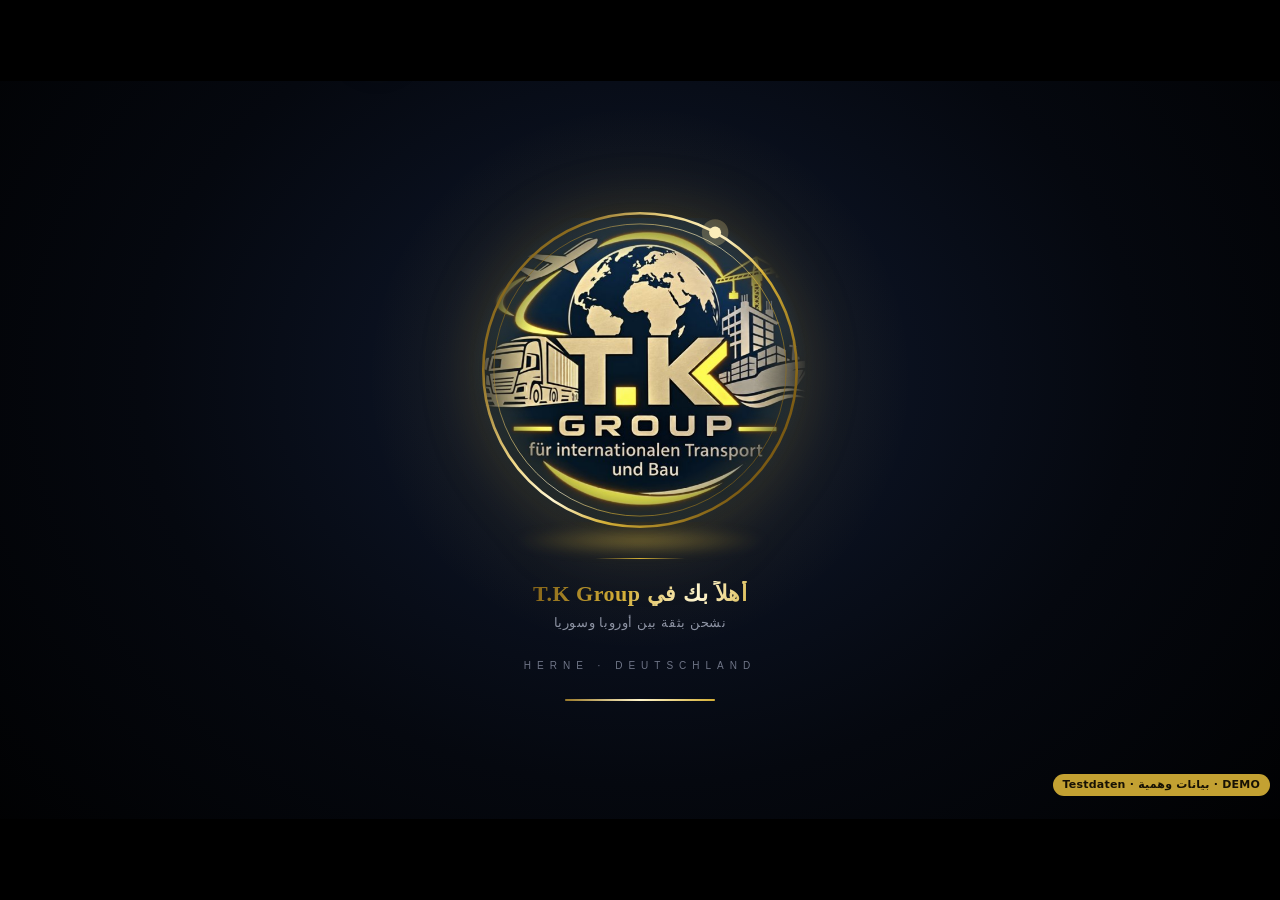
<file: preview/index.html>
<!doctype html>
<html lang="ar" dir="rtl" data-tk="1">
<head>
<meta charset="utf-8">
<meta http-equiv="Content-Security-Policy" content="default-src 'self'; script-src 'self' 'unsafe-inline' 'unsafe-eval'; style-src 'self' 'unsafe-inline' https://fonts.googleapis.com; font-src https://fonts.gstatic.com data:; img-src 'self' data: blob:; media-src 'self' data: blob:; connect-src 'none'; worker-src 'none'; frame-src 'none'; object-src 'none'; form-action 'none'; base-uri 'none'">
<meta name="robots" content="noindex, nofollow">
<script>/* demo: new UI on by default; ?ui=0 shows the old screens */try{if(!/[?&]ui=0/.test(location.search))localStorage.setItem("tk-ui2","1")}catch(e){}</script>

<meta name="viewport" content="width=device-width, initial-scale=1, viewport-fit=cover">
<title>[DEMO] T.K Group — تطبيق الشحن</title>
<link rel="stylesheet" href="https://fonts.googleapis.com/css2?family=Amiri:wght@400;700&family=Cormorant+Garamond:wght@600;700&family=IBM+Plex+Sans+Arabic:wght@400;500;600;700&display=swap">
<style id="lux">
[data-tk="1"] #splash .lxs{width:300px;height:300px}
[data-tk="1"] #splash .lxs svg{position:absolute;inset:0;width:100%;height:100%}
[data-tk="1"] .lxlogo{position:absolute;left:8%;top:8%;width:84%;height:84%;transform:none;object-fit:contain;border-radius:50%;-webkit-mask-image:radial-gradient(circle,#000 52%,transparent 68%);mask-image:radial-gradient(circle,#000 52%,transparent 68%);filter:drop-shadow(0 0 22px rgba(212,175,55,.35));animation:lxfade 1s ease-out both}
@keyframes lxfade{from{opacity:0}to{opacity:1}}

/* ROYAL START */
[data-tk="1"] .frm{position:absolute;inset:0;width:100%;height:100%;pointer-events:none;z-index:1;animation:lxin .9s ease-out both}
[data-tk="1"] #splash::before{content:"";position:absolute;left:50%;top:41%;width:520px;height:520px;transform:translate(-50%,-50%);border-radius:50%;background:radial-gradient(circle,rgba(212,175,55,.32),transparent 65%),repeating-radial-gradient(circle,transparent 0 29px,rgba(212,175,55,.13) 29px 30px);animation:lxbr 5s ease-in-out infinite;pointer-events:none}
@keyframes lxbr{50%{opacity:.55}}
@keyframes lxfoil{from{background-position:200% 0}to{background-position:-200% 0}}
[data-tk="1"] #splash .wl b,[data-tk="1"] .obb h2{background:linear-gradient(110deg,#7a5a14 0%,#d4af37 22%,#fff6d2 38%,#d4af37 52%,#8a6a1f 70%,#f1d98a 85%,#7a5a14 100%)!important;background-size:200% 100%!important;-webkit-background-clip:text!important;background-clip:text!important;-webkit-text-fill-color:transparent!important;animation:lxfoil 6s linear infinite}
[data-tk="1"] #splash .wl{position:relative;z-index:2}
[data-tk="1"] #splash .lxs{position:relative;z-index:2;width:250px;height:250px}
[data-tk="1"] #splash .wl::before{content:"· · ·  EST. HERNE  · · ·";display:block;direction:ltr;text-align:center;font-size:11px;letter-spacing:5px;color:#d4af37;margin-bottom:10px}
[data-tk="1"] #ob .obt{position:relative}[data-tk="1"] #ob .obt>*:not(.frm){position:relative;z-index:2}
[data-tk="1"] .obb .cta,[data-tk="1"] #splash .cta{position:relative;overflow:hidden}
[data-tk="1"] .obb .cta:not(.ghost)::after{content:"";position:absolute;top:0;bottom:0;width:40px;background:rgba(255,255,255,.5);animation:lxsh 3.2s ease-in-out infinite}
@keyframes lxsh{from{transform:translateX(-130%) skewX(-20deg)}to{transform:translateX(330%) skewX(-20deg)}}
@media(prefers-reduced-motion:reduce){[data-tk="1"] #splash .wl b,[data-tk="1"] .obb h2,[data-tk="1"] #splash::before,[data-tk="1"] .obb .cta::after{animation:none}}
[data-tk="1"] .rd{border-bottom-color:rgba(212,175,55,.45)}[data-tk="1"] .rd .tr{color:#f1d98a;filter:drop-shadow(0 0 6px rgba(212,175,55,.6))}:root[data-tk="1"]:not(#z){--bg:#07080c;--card:#13151d;--line:rgba(212,175,55,.3);--ink:#f3ecd8;--mut:#98a8cc;--brand:#e6c66b;--yel:#d4af37;--shadow:none}
[data-tk="1"] body,[data-tk="1"] #app{background:radial-gradient(120% 60% at 50% 0%,#181b26 0%,#07080c 55%,#020203 100%)!important;font-family:'IBM Plex Sans Arabic','Cairo',sans-serif}
[data-tk="1"] h1,[data-tk="1"] h3,[data-tk="1"] .bar b,[data-tk="1"] .sec b{font-family:'Amiri',serif}
[data-tk="1"] .top,[data-tk="1"] .hero{background:linear-gradient(160deg,#1c2030 0%,#07080c 100%)!important;box-shadow:inset 0 -1px 0 #d4af37,0 18px 36px rgba(0,0,0,.4);border:0}
[data-tk="1"] .bar img{border:1.5px solid #d4af37!important;border-radius:50%!important}
[data-tk="1"] .card,[data-tk="1"] .svc span,[data-tk="1"] .opt3 button,[data-tk="1"] .opt2 button,[data-tk="1"] .step button,[data-tk="1"] select,[data-tk="1"] input,[data-tk="1"] textarea{border:1px solid #d4af3755!important;box-shadow:0 0 0 1px #d4af371f,0 14px 30px rgba(0,0,0,.35)}
[data-tk="1"] .card{border-radius:22px;background:linear-gradient(160deg,var(--card),#050608)!important}
[data-tk="1"] .cta{background:linear-gradient(135deg,#9a7a2a 0%,#f1d98a 30%,#fff4c9 48%,#d4af37 70%,#9a7a2a 100%)!important;color:#1a1405!important;border:0;box-shadow:0 10px 26px #d4af3755,inset 0 1px 0 rgba(255,255,255,.5)}
[data-tk="1"] .cta.ghost{background:none!important;color:var(--ink)!important;border:1px solid #d4af3766;box-shadow:none}
[data-tk="1"] .total{background:linear-gradient(135deg,#181b26,#050608)!important;border:1px solid #d4af3777}
[data-tk="1"] .total b{background:linear-gradient(135deg,#9a7a2a 0%,#f1d98a 30%,#fff4c9 48%,#d4af37 70%,#9a7a2a 100%);-webkit-background-clip:text;background-clip:text;-webkit-text-fill-color:transparent}
[data-tk="1"] .srch button{background:linear-gradient(135deg,#9a7a2a 0%,#f1d98a 30%,#fff4c9 48%,#d4af37 70%,#9a7a2a 100%)!important;color:#1a1405!important}
[data-tk="1"] #nav{background:rgba(6,15,38,.94)!important;border-top:1px solid #d4af3766!important}
[data-tk="1"] .sum{border-top:1px dashed #d4af3766}

[data-tk="1"] .hero{background:linear-gradient(#13151d,#050608) padding-box,linear-gradient(135deg,#8a6a1f 0%,#f1d98a 25%,#fff4c9 42%,#c9a24a 62%,#7a5a14 100%) border-box!important;border:1.5px solid transparent!important;box-shadow:0 22px 40px rgba(0,0,0,.5)!important}
[data-tk="1"] .li{border:1px solid rgba(212,175,55,.3)}
[data-tk="1"] .chip{border:1px solid rgba(212,175,55,.5)}
[data-tk="1"] .top h1{font-family:'Amiri',serif;font-size:30px}
[data-tk="1"] #splash{background:radial-gradient(circle at 50% 40%,#1c2030,#020203 70%)}

[data-tk="1"] svg{stroke-width:1.6}
[data-tk="1"] #app{background:var(--pat),radial-gradient(120% 50% at 50% 0%,#1a1d28 0%,#07080c 55%,#020203 100%)!important;background-size:56px 56px,auto}
[data-tk="1"] .top.lxt{background:transparent!important;box-shadow:none!important;padding:20px 20px 50px;border-radius:0}
[data-tk="1"] .lxt .bar img{width:50px;height:50px;border-radius:50%!important}
[data-tk="1"] .lxt .bar .gr{line-height:1.3}
[data-tk="1"] .lxt .bar .gr small{color:#98a8cc;font-size:13px}
[data-tk="1"] .lxt .bar .gr b{font-family:'Amiri',serif;font-size:24px;font-weight:700;color:#f3ecd8}
[data-tk="1"] .lxt h1{font-family:'Amiri',serif;font-size:34px;font-weight:700;margin-top:22px;background:linear-gradient(135deg,#d4af37,#fff4c9 45%,#c9a24a);-webkit-background-clip:text;background-clip:text;-webkit-text-fill-color:transparent;line-height:1.25}
[data-tk="1"] .gearb{border:1px solid rgba(212,175,55,.45);color:#d4af37;background:rgba(212,175,55,.06)}
[data-tk="1"] .lift{margin-top:-30px}
[data-tk="1"] .hero.lxh{position:relative;overflow:hidden;padding:20px 20px 18px;border-radius:26px;margin-bottom:18px;background:radial-gradient(120% 90% at 100% 0%,rgba(212,175,55,.20),transparent 55%) padding-box,linear-gradient(160deg,#1a1d28,#050608 78%) padding-box,linear-gradient(135deg,#8a6a1f 0%,#f1d98a 25%,#fff4c9 42%,#c9a24a 62%,#7a5a14 100%) border-box!important;box-shadow:0 26px 44px rgba(0,0,0,.55)!important}
[data-tk="1"] .lxh::after{content:"";position:absolute;inset:0;background:linear-gradient(105deg,transparent 35%,rgba(255,244,201,.22) 50%,transparent 65%);transform:translateX(-120%);animation:sheen 1.8s .5s ease-out 1 forwards;pointer-events:none}
@keyframes sheen{to{transform:translateX(120%)}}
@media (prefers-reduced-motion:reduce){[data-tk="1"] .lxh::after{animation:none}}
[data-tk="1"] .lxh .wm{font-family:'Cormorant Garamond',serif;font-size:13px;font-weight:700;letter-spacing:5px;background:linear-gradient(135deg,#9a7a2a,#f1d98a 40%,#d4af37);-webkit-background-clip:text;background-clip:text;-webkit-text-fill-color:transparent}
[data-tk="1"] .lxh .cd{font-family:'Cormorant Garamond',serif;font-size:46px;font-weight:600;letter-spacing:4px;line-height:1.05;margin:20px 0 8px;text-align:right;background:linear-gradient(135deg,#a98324,#f1d98a 28%,#fff4c9 46%,#d4af37 68%,#9a7a2a);-webkit-background-clip:text;background-clip:text;-webkit-text-fill-color:transparent}
[data-tk="1"] .lxh .rt{display:flex;align-items:center;gap:12px;font-size:16px;color:#f3ecd8}
[data-tk="1"] .lxh .rt i{flex:1;height:1px;background:linear-gradient(90deg,transparent,#d4af37,transparent)}
[data-tk="1"] .lxh .pl{margin-top:22px}
[data-tk="1"] .lxh .tk{height:2px;background:rgba(255,255,255,.14);border-radius:2px}
[data-tk="1"] .lxh .tk b{display:block;height:2px;background:linear-gradient(90deg,#9a7a2a,#f1d98a,#fff4c9);position:relative;border-radius:2px;font-size:0}
[data-tk="1"] .lxh .tk u{position:absolute;left:-6px;top:-5px;width:12px;height:12px;border-radius:50%;background:#fff4c9;box-shadow:0 0 0 5px rgba(255,244,201,.22),0 0 18px rgba(241,217,138,.7)}
[data-tk="1"] .lxh .hf{margin-top:14px;font-size:12.5px;color:#a9b7d6}
[data-tk="1"] .lxh .chip{border:1px solid rgba(212,175,55,.6);background:transparent}
[data-tk="1"] .svc span{border-radius:50%;width:58px;height:58px;color:#d4af37;background:rgba(212,175,55,.05)}
[data-tk="1"] .svc button{font-weight:500;color:#c9d2ea}
[data-tk="1"] .sec b{font-family:'Amiri',serif;font-size:21px}
[data-tk="1"] .li b,[data-tk="1"] b[data-nt]{font-family:'Cormorant Garamond',serif;font-size:19px;letter-spacing:1.5px}
[data-tk="1"] .li{border-radius:20px;background:linear-gradient(160deg,rgba(18,41,90,.7),rgba(5,11,28,.9))}
[data-tk="1"] nav{margin:0 14px 12px;border-radius:30px;border:1px solid rgba(212,175,55,.35)!important;background:rgba(6,15,38,.9)!important;backdrop-filter:blur(12px);box-shadow:0 14px 30px rgba(0,0,0,.5)}
[data-tk="1"] nav button.on{color:#e6c66b}
[data-tk="1"] nav button.fab .fb{background:linear-gradient(135deg,#9a7a2a,#f1d98a 35%,#fff4c9 50%,#d4af37 70%,#9a7a2a);color:#1a1405;box-shadow:0 10px 22px rgba(212,175,55,.35)}
[data-tk="1"] .qk button{border-radius:20px}

[data-tk="1"] .svc button span{border:1.5px solid transparent!important;background:linear-gradient(160deg,#1c2030,#07080c) padding-box,linear-gradient(135deg,#8a6a1f,#f1d98a 35%,#fff4c9 50%,#c9a24a 70%,#7a5a14) border-box!important;box-shadow:inset 0 0 16px rgba(212,175,55,.22),0 10px 22px rgba(0,0,0,.5)!important}
[data-tk="1"] .svc svg,[data-tk="1"] .gearb svg,[data-tk="1"] nav button.on:not(.fab) svg,[data-tk="1"] .li .ico svg,[data-tk="1"] .qk svg,[data-tk="1"] .srch button svg{stroke:url(#gld);stroke-width:1.7;filter:drop-shadow(0 0 3px rgba(241,217,138,.45))}
[data-tk="1"] .srch button svg{stroke:#1a1405;filter:none}
[data-tk="1"] .li .ico{border:1px solid rgba(212,175,55,.45);background:rgba(212,175,55,.07)!important;border-radius:16px}
[data-tk="1"] .qk button>span:first-child{border:1px solid rgba(212,175,55,.45);background:rgba(212,175,55,.08)}
[data-tk="1"] nav button svg{filter:none}

[data-tk="1"]{--mut:#b7c3de}
[data-tk="1"] body{font-family:'IBM Plex Sans Arabic','Cairo',Tahoma,sans-serif;font-weight:500;-webkit-font-smoothing:antialiased;text-rendering:optimizeLegibility;letter-spacing:0}
[data-tk="1"] h3{font-family:'Amiri',serif;font-size:20px;font-weight:700;margin-bottom:12px}
[data-tk="1"] .bar b{font-family:'Amiri',serif;font-size:22px;font-weight:700}
[data-tk="1"] .sub,[data-tk="1"] .note,[data-tk="1"] .bar small,[data-tk="1"] .li p,[data-tk="1"] .li small{font-size:13.5px;line-height:1.6;color:#b7c3de}
[data-tk="1"] .r{font-size:15px;line-height:1.6}
[data-tk="1"] .cta{font-family:'IBM Plex Sans Arabic','Cairo',sans-serif;font-weight:700;font-size:17px;letter-spacing:0}
[data-tk="1"] .svc button{font-size:13.5px}
[data-tk="1"] nav button{font-size:12px;font-weight:600}
[data-tk="1"] input,[data-tk="1"] select,[data-tk="1"] textarea{font-family:'IBM Plex Sans Arabic','Cairo',sans-serif;font-size:16px;font-weight:500}
[data-tk="1"] .lxh .cd,[data-tk="1"] .li b,[data-tk="1"] b[data-nt],[data-tk="1"] .total b,[data-tk="1"] .step input{font-variant-numeric:lining-nums tabular-nums}
[data-tk="1"] .total b{font-family:'Cormorant Garamond',serif;font-size:36px;font-weight:700}
[data-tk="1"] .chip{font-size:12.5px;font-weight:600}

/* ---- lux motion ---- */
[data-tk="1"] button{transition:transform .16s cubic-bezier(.2,.8,.2,1),box-shadow .2s,filter .2s}
[data-tk="1"] button:active{transform:scale(.965);filter:brightness(1.12)}
[data-tk="1"] .cta:active{transform:scale(.975)}
[data-tk="1"] .sk{background:linear-gradient(90deg,rgba(212,175,55,.08) 0%,rgba(241,217,138,.28) 50%,rgba(212,175,55,.08) 100%);background-size:200% 100%}
[data-tk="1"] #splash{background:radial-gradient(circle at 50% 38%,#20253a 0%,#0a0b10 55%,#000 100%)}
[data-tk="1"] #splash i::after{background:linear-gradient(90deg,#9a7a2a,#fff4c9,#d4af37)}
[data-tk="1"] #splash img{filter:drop-shadow(0 0 28px rgba(212,175,55,.35))}
[data-tk="1"] #main.pg{animation:lxin .42s cubic-bezier(.2,.8,.2,1)}
@keyframes lxin{from{opacity:0;transform:translateY(10px)}to{opacity:1;transform:none}}
[data-tk="1"] nav button.on:not(.fab){position:relative}
[data-tk="1"] nav button.on:not(.fab)::before{content:"";position:absolute;top:2px;left:30%;right:30%;height:2px;border-radius:2px;background:linear-gradient(90deg,transparent,#f1d98a,transparent);animation:lxl .4s ease-out}
@keyframes lxl{from{opacity:0;transform:scaleX(.2)}to{opacity:1;transform:none}}
[data-tk="1"] .cm.m>div{background:linear-gradient(135deg,#d4af37,#f1d98a 55%,#b8922a);color:#1a1405;font-weight:600}
[data-tk="1"] .cm.b>div{background:linear-gradient(160deg,#1c2030,#07080c);border:1px solid rgba(212,175,55,.35)}
[data-tk="1"] .tg.on i{background:linear-gradient(135deg,#b8922a,#f1d98a)!important}
[data-tk="1"] .prog i.on,[data-tk="1"] .pb i{background:linear-gradient(90deg,#9a7a2a,#f1d98a,#fff4c9)!important}
[data-tk="1"] .opt3 button.on,[data-tk="1"] .opt2 button.on{border-color:#d4af37!important;background:rgba(212,175,55,.12)!important;color:#f1d98a;box-shadow:0 0 0 1px rgba(212,175,55,.4),0 0 18px rgba(212,175,55,.18)!important}
[data-tk="1"] .total{box-shadow:0 14px 30px rgba(0,0,0,.45),inset 0 0 0 1px rgba(212,175,55,.35)}
@media (prefers-reduced-motion:reduce){[data-tk="1"] #main.pg,[data-tk="1"] nav button.on::before{animation:none}[data-tk="1"] button:active{transform:none}}

/* ---- lux: start screens ---- */
[data-tk="1"] [fill="#ffd400"]{fill:#e6c66b}
[data-tk="1"] [stroke="#ffd400"]{stroke:#e6c66b}
[data-tk="1"] #splash .tag,[data-tk="1"] #splash h1{font-family:'Amiri',serif;letter-spacing:0}
[data-tk="1"] #splash h1{background:linear-gradient(135deg,#d4af37,#fff4c9 45%,#c9a24a);-webkit-background-clip:text;background-clip:text;-webkit-text-fill-color:transparent;font-size:30px}

[data-tk="1"] .obt,[data-tk="1"] #splash{background:var(--pat),radial-gradient(circle at 50% 42%,#20253a 0%,#0a0b10 58%,#000 100%)!important;background-size:56px 56px,auto}
[data-tk="1"] .obb{background:linear-gradient(180deg,#10121a,#07080c)!important;border:1px solid rgba(212,175,55,.4);border-bottom:0;box-shadow:0 -18px 40px rgba(0,0,0,.45)}
[data-tk="1"] .obb h2{font-family:'Amiri',serif;font-size:27px;font-weight:700;background:linear-gradient(135deg,#d4af37,#fff4c9 48%,#c9a24a);-webkit-background-clip:text;background-clip:text;-webkit-text-fill-color:transparent}
[data-tk="1"] .obb p{color:#b7c3de;font-size:15px}
[data-tk="1"] .dots i.on{background:linear-gradient(90deg,#b8922a,#f1d98a)}
[data-tk="1"] .dots i{background:rgba(255,255,255,.22)}
[data-tk="1"] .sheet{background:linear-gradient(180deg,#10121a,#07080c);border:1px solid rgba(212,175,55,.35);border-bottom:0}
[data-tk="1"] .lg button{border-color:rgba(212,175,55,.5);color:#e6c66b}
[data-tk="1"] .lg button.on,[data-tk="1"] .lg .on{background:linear-gradient(135deg,#b8922a,#f1d98a);color:#1a1405}
[data-tk="1"] [stroke="#4fd1c5"]{stroke:#f1d98a}[data-tk="1"] [fill="#4fd1c5"]{fill:#f1d98a}

[data-tk="1"] .lxs{width:220px;height:220px;animation:rise .9s ease-out both;filter:drop-shadow(0 0 30px rgba(212,175,55,.28))}
[data-tk="1"] .lxs svg{width:100%;height:100%}
[data-tk="1"] #splash .wl b{font-family:'Amiri',serif;font-size:30px;font-weight:700;background:linear-gradient(135deg,#d4af37,#fff4c9 45%,#c9a24a);-webkit-background-clip:text;background-clip:text;-webkit-text-fill-color:transparent;display:block;text-align:center}
[data-tk="1"] #splash .wl span{color:#b7c3de;font-size:15px;text-align:center;display:block;margin-top:4px}
[data-tk="1"] .lxbar{width:150px;height:2px;background:rgba(255,255,255,.14);border-radius:2px;overflow:hidden;margin-top:10px}
[data-tk="1"] .lxbar b{display:block;height:100%;background:linear-gradient(90deg,#9a7a2a,#fff4c9,#d4af37);animation:load 5.2s cubic-bezier(.45,.05,.25,1) both}

html[data-tk="1"] .lxw{text-align:center;padding:calc(env(safe-area-inset-top,0px) + 34px) 24px 26px;background:radial-gradient(120% 90% at 50% 0%,#181b26 0%,#07080c 70%);border-bottom:1px solid rgba(212,175,55,.35);border-radius:0 0 34px 34px;box-shadow:0 14px 40px rgba(0,0,0,.45)}
html[data-tk="1"] .lxw img{width:104px;height:104px;border-radius:50%;box-shadow:0 0 0 2px #d4af37,0 0 0 7px rgba(212,175,55,.15),0 12px 30px rgba(0,0,0,.5);animation:lxf 5s ease-in-out infinite}
html[data-tk="1"] .lxw h1{margin:16px 0 2px;font:700 34px/1.1 'Cormorant Garamond',serif;letter-spacing:.08em;background:linear-gradient(135deg,#9a7a2a,#f1d98a 30%,#fff4c9 48%,#d4af37 70%,#9a7a2a);-webkit-background-clip:text;background-clip:text;color:transparent}
html[data-tk="1"] .lxw p{margin:0;font:700 16px 'Amiri',serif;color:#f1d98a}
html[data-tk="1"] .lxw i{display:block;width:60px;height:2px;margin:14px auto 10px;background:linear-gradient(90deg,transparent,#d4af37,transparent)}
html[data-tk="1"] .lxw small{color:#aab6d6;font-size:13px}
@keyframes lxf{50%{transform:translateY(-4px)}}
@media(prefers-reduced-motion:reduce){html[data-tk="1"] .lxw img{animation:none}}
html[data-tk="1"] input[type=checkbox]{accent-color:#d4af37;width:20px;height:20px}

/* CINEMATIC SPLASH */
[data-tk="1"] .frm{display:none!important}
html[data-tk="1"] #splash{background:radial-gradient(ellipse at 50% 42%,#101a30 0%,#05080f 55%,#000 100%)!important}
html[data-tk="1"] #splash::before{width:620px!important;height:620px!important;top:42%!important;background:radial-gradient(circle,rgba(212,175,55,.16),transparent 62%)!important;animation:lxbr 6s ease-in-out infinite!important}
html[data-tk="1"] #splash .lxs{width:340px!important;height:340px!important}
html[data-tk="1"] #splash .lxs svg{display:none!important}
html[data-tk="1"] .lxlogo{left:0!important;top:0!important;width:100%!important;height:100%!important;border-radius:0!important;-webkit-mask-image:radial-gradient(ellipse at center,#000 48%,transparent 70%)!important;mask-image:radial-gradient(ellipse at center,#000 48%,transparent 70%)!important;filter:drop-shadow(0 10px 40px rgba(0,0,0,.8)) drop-shadow(0 0 26px rgba(212,175,55,.22))!important;animation:lxfade 1.6s ease-out both!important}
html[data-tk="1"] #splash .wl::before{content:""!important;display:block!important;width:46px;height:1px;margin:0 auto 18px!important;background:linear-gradient(90deg,transparent,#d4af37,transparent)!important}
html[data-tk="1"] #splash .wl b{font-size:22px!important;letter-spacing:.5px;font-weight:700}
html[data-tk="1"] #splash .wl span{color:#8d93a3!important;font-size:13px!important;letter-spacing:.6px}
html[data-tk="1"] #splash::after{content:"";position:absolute;inset:0;pointer-events:none;z-index:3;background:linear-gradient(#000,#000) top/100% 9% no-repeat,linear-gradient(#000,#000) bottom/100% 9% no-repeat}

/* STYLE: reveal, light sweep, gold dust */
html[data-tk="1"] #splash .lxs{animation:lxzoom 9s ease-out both!important}
@keyframes lxzoom{from{transform:scale(1.12);opacity:0}12%{opacity:1}to{transform:scale(1)}}
html[data-tk="1"] .lxsw{position:absolute;inset:0;pointer-events:none;mix-blend-mode:overlay;background:linear-gradient(105deg,transparent 35%,rgba(255,255,255,.95) 50%,transparent 65%);background-size:300% 100%;background-position:130% 0;-webkit-mask-image:radial-gradient(ellipse at center,#000 40%,transparent 68%);mask-image:radial-gradient(ellipse at center,#000 40%,transparent 68%);animation:lxsweep 3.4s ease-in-out 1.1s infinite}
@keyframes lxsweep{from{background-position:130% 0}60%,to{background-position:-30% 0}}
.lxpt{position:absolute;inset:0;overflow:hidden;pointer-events:none;z-index:1}
.lxpt b{position:absolute;bottom:-10px;border-radius:50%;background:radial-gradient(circle,#fff4c9,#d4af37 60%,transparent 70%);opacity:0;animation:lxup 7s linear infinite}
@keyframes lxup{0%{transform:translateY(0);opacity:0}15%{opacity:.9}100%{transform:translateY(-760px) translateX(18px);opacity:0}}
html[data-tk="1"] #splash .wl b{animation:lxfoil 6s linear infinite,lxtrk 2.6s ease-out .6s both!important}
@keyframes lxtrk{from{letter-spacing:9px;opacity:0}to{letter-spacing:.5px;opacity:1}}
html[data-tk="1"] #splash .wl::before{width:90px!important}
html[data-tk="1"] #splash .lxs::before{content:"";position:absolute;left:12%;right:12%;bottom:-14px;height:26px;border-radius:50%;background:radial-gradient(ellipse,rgba(212,175,55,.45),transparent 70%);filter:blur(6px)}
@media(prefers-reduced-motion:reduce){html[data-tk="1"] .lxsw,.lxpt b{animation:none}}

/* LUXE+ : rays, anamorphic flare, ring draw */
html[data-tk="1"] .lxray{position:absolute;left:-45%;top:-45%;width:190%;height:190%;z-index:-1;pointer-events:none;background:repeating-conic-gradient(from 0deg,rgba(241,217,138,.20) 0deg 3deg,transparent 3deg 15deg);-webkit-mask-image:radial-gradient(circle,#000 8%,transparent 55%);mask-image:radial-gradient(circle,#000 8%,transparent 55%);animation:lxrot 70s linear infinite,lxrayin 2.5s ease-out both}
@keyframes lxrot{to{transform:rotate(360deg)}}
@keyframes lxrayin{from{opacity:0}to{opacity:1}}
html[data-tk="1"] .lxfl{position:absolute;left:-14%;right:-14%;top:52%;height:3px;margin-top:-1px;pointer-events:none;background:linear-gradient(90deg,transparent,rgba(255,244,201,.0) 10%,#fff4c9 50%,rgba(255,244,201,0) 90%,transparent);box-shadow:0 0 18px 4px rgba(241,217,138,.55);border-radius:3px;transform:scaleX(0);opacity:0;animation:lxflare 2.8s cubic-bezier(.2,.7,.2,1) 1.2s both}
@keyframes lxflare{0%{transform:scaleX(0);opacity:0}35%{transform:scaleX(1);opacity:1}100%{transform:scaleX(1.15);opacity:0}}
html[data-tk="1"] #splash .wl span{animation:lxfade 1.6s ease-out 1.8s both}
html[data-tk="1"] #splash .wl::after{content:"HERNE · DEUTSCHLAND";display:block;direction:ltr;margin-top:26px;font-size:10px;letter-spacing:6px;color:#6f7587;animation:lxfade 2s ease-out 2.4s both}
@media(prefers-reduced-motion:reduce){html[data-tk="1"] .lxray,html[data-tk="1"] .lxfl{animation:none}}

/* RING BACK */
html[data-tk="1"] #splash .lxs svg{display:block!important;z-index:3;pointer-events:none}
html[data-tk="1"] #splash .lxs svg circle[r="236"]{animation:lxrp 4s ease-in-out infinite}
@keyframes lxrp{50%{stroke-opacity:.55}}
/* CINEMATIC APP */
html[data-tk="1"] #app{background:radial-gradient(120% 45% at 50% 0%,rgba(212,175,55,.13) 0%,transparent 60%),radial-gradient(120% 60% at 50% 0%,#14161f 0%,#07080c 55%,#020203 100%)!important}
html[data-tk="1"] .obt{background:radial-gradient(ellipse at 50% 38%,#101a30 0%,#05080f 58%,#000 100%)!important}

html[data-tk="1"] .card{background:linear-gradient(160deg,#14161e,#08090d)!important;border-color:rgba(212,175,55,.32)!important;box-shadow:0 10px 30px rgba(0,0,0,.55)!important}
html[data-tk="1"] .top,html[data-tk="1"] .lxt{background:radial-gradient(120% 90% at 50% 0%,#1b1e2b,#08090d)!important;border-bottom:1px solid rgba(212,175,55,.35)}
html[data-tk="1"] input,html[data-tk="1"] select,html[data-tk="1"] textarea,html[data-tk="1"] .sel{background:#0a0b10!important}
html[data-tk="1"] nav#nav,html[data-tk="1"] #nav{background:rgba(10,11,16,.92)!important}

/* LOGO ALIVE: coordinated float / breathe / tilt */
html[data-tk="1"] .lxlogo{animation:lxfade 1.6s ease-out both,lxbreath 4s ease-in-out 1.6s infinite!important;will-change:transform}
@keyframes lxbreath{0%,100%{transform:perspective(800px) rotateY(-5deg) rotateX(2deg) translateY(0) scale(1);filter:drop-shadow(0 10px 40px rgba(0,0,0,.8)) drop-shadow(0 0 22px rgba(212,175,55,.18))}50%{transform:perspective(800px) rotateY(5deg) rotateX(-2deg) translateY(-7px) scale(1.035);filter:drop-shadow(0 18px 44px rgba(0,0,0,.8)) drop-shadow(0 0 34px rgba(212,175,55,.38))}}
html[data-tk="1"] #splash .lxs svg{animation:lxringb 4s ease-in-out 1.6s infinite;transform-origin:50% 50%}
@keyframes lxringb{0%,100%{transform:scale(1)}50%{transform:scale(1.02)}}
html[data-tk="1"] .lxfl{animation-iteration-count:1}
@media(prefers-reduced-motion:reduce){html[data-tk="1"] .lxlogo,html[data-tk="1"] #splash .lxs svg{animation:none!important}}

/* IN-APP LOGO: continuous float + periodic full coin-turn */
html[data-tk="1"] img[src^="data:image/jpeg"]:not(.lxlogo){animation:lxspin 6s ease-in-out infinite;transform-origin:50% 50%;will-change:transform}
@keyframes lxspin{0%,100%{transform:perspective(600px) rotateY(-68deg) scale(1.35)}50%{transform:perspective(600px) rotateY(68deg) scale(1.35)}}
@media(prefers-reduced-motion:reduce){html[data-tk="1"] img[src^="data:image/jpeg"]:not(.lxlogo){animation:none}}
</style>
<meta name="theme-color" content="#0a2f6b"><link rel="apple-touch-icon" href="../apple-touch-icon.png"><meta name="apple-mobile-web-app-capable" content="yes"><meta name="mobile-web-app-capable" content="yes">
<link href="https://fonts.googleapis.com/css2?family=Cairo:wght@400;600;700;800&display=swap" rel="stylesheet">
<style>
:root{--tx:50%;--tg:-18px;--bg:#f2f5fa;--card:#fff;--ink:#0b1b3a;--mut:#5a6a8a;--line:#e0e7f2;--brand:#0a2f6b;--yel:#ffd400;--ok:#16a06a;--shadow:0 6px 22px rgba(8,30,70,.10);--gold:#c9a24a;--pat:url("data:image/svg+xml,%3Csvg xmlns=%27http://www.w3.org/2000/svg%27 width=%2756%27 height=%2756%27 viewBox=%270 0 56 56%27%3E%3Cg fill=%27none%27 stroke=%27%23e8d9a8%27 stroke-opacity=%27.17%27 stroke-width=%271%27%3E%3Cpath d=%27M28 5l6.5 16.5L51 28l-16.5 6.5L28 51l-6.5-16.5L5 28l16.5-6.5z%27/%3E%3Ccircle cx=%2728%27 cy=%2728%27 r=%279%27/%3E%3Cpath d=%27M0 0l9 9M56 0l-9 9M0 56l9-9M56 56l-9-9%27/%3E%3C/g%3E%3C/svg%3E");--st0:#b45f06;--st3:#1d62c9;--st4:#7a3fc4;--st5:#0b8a86;--st6:#16804f;--m-road:#946b2d;--m-air:#0e86c9;--m-sea:#1b8a6b;box-sizing:border-box;padding-top:env(safe-area-inset-top,0px);padding-bottom:env(safe-area-inset-bottom,0px);background:#02183c}
@media (prefers-color-scheme:dark){:root:not([data-theme="light"]){--bg:#07142e;--card:#0e2247;--ink:#eef2fb;--line:#2b4a86;--brand:#8db4f5;--mut:#a9bbdd;--st0:#f0a04b;--st3:#7fb0ff;--st4:#c39bff;--st5:#4fd1c5;--st6:#4ade80;--m-road:#d9a85c;--m-air:#5cc0f2;--m-sea:#4fcf9f;--shadow:none;color-scheme:dark}}
:root[data-theme="dark"]{--bg:#07142e;--card:#0e2247;--ink:#eef2fb;--line:#2b4a86;--brand:#8db4f5;--mut:#a9bbdd;--st0:#f0a04b;--st3:#7fb0ff;--st4:#c39bff;--st5:#4fd1c5;--st6:#4ade80;--m-road:#d9a85c;--m-air:#5cc0f2;--m-sea:#4fcf9f;--shadow:none;color-scheme:dark}
html{scroll-padding-top:env(safe-area-inset-top,0px)}
html,body{height:100%;margin:0}
body{background:var(--bg);color:var(--ink);font-family:'Cairo',Tahoma,Arial,sans-serif;display:flex;justify-content:center}
svg{display:block;flex:none}
button{font-family:inherit}
#app{width:100%;max-width:480px;height:100%;display:flex;flex-direction:column;background:var(--bg);position:relative;overflow:hidden}
#splash{position:absolute;inset:0;z-index:20;background:var(--pat),radial-gradient(circle at 50% 40%,#0a4590,#02183c 70%);display:flex;flex-direction:column;align-items:center;justify-content:center;gap:18px;transition:opacity .5s}
#splash.out{opacity:0;pointer-events:none}
#splash img{width:78%;max-width:340px;-webkit-mask-image:radial-gradient(closest-side,#000 72%,transparent 100%);mask-image:radial-gradient(closest-side,#000 72%,transparent 100%);animation:rise .9s ease-out both}
#splash i{display:block;width:120px;height:3px;border-radius:3px;background:rgba(255,255,255,.18);overflow:hidden}
#splash i::after{content:"";display:block;height:100%;background:var(--yel);animation:load 1.3s ease-in-out both}
@keyframes rise{from{opacity:0;transform:scale(.92)}to{opacity:1;transform:none}}
@keyframes load{from{transform:translateX(100%)}to{transform:none}}

.top{background:var(--pat),linear-gradient(160deg,#0a3a7d,#02183c);color:#fff;padding:14px 18px 58px;border-radius:0 0 28px 28px}
.top.slim{padding-bottom:18px}.top.slim .bar b{font-size:19px}
.bar{display:flex;align-items:center;gap:12px}
.bar img{width:92px;height:82px;border-radius:16px;object-fit:cover;border:1.5px solid rgba(232,217,168,.5)}
.bar b{display:block;font-size:18px;font-weight:800;line-height:1.2}
.bar small{color:#c9d6f0;font-size:12px}
.bar .back{margin-inline-start:auto;width:38px;height:38px;border-radius:50%;border:1px solid rgba(255,255,255,.3);background:none;color:#fff;display:grid;place-items:center;cursor:pointer}
.top h1{margin:18px 0 0;font-size:26px;font-weight:800;line-height:1.35}
main{flex:1;overflow-y:auto}
.pad{padding:0 16px 24px}
.pt{padding-top:16px}
.card{background:var(--card);border-radius:20px;box-shadow:var(--shadow);border:1px solid var(--line);padding:16px;margin-bottom:14px}
.lift{margin-top:-44px;position:relative}
h3{margin:0 0 10px;font-size:16px;font-weight:700}
.sub{color:var(--mut);font-size:13px;margin:0}
.srch{display:flex;gap:8px}
.srch button{width:50px;border:0;border-radius:12px;background:var(--yel);color:#07204a;display:grid;place-items:center;cursor:pointer}
.route{display:grid;grid-template-columns:1fr auto 1fr;gap:10px;align-items:end}
.route label{display:block;font-size:12px;color:var(--mut);margin-bottom:4px}
.route .sw{width:42px;height:42px;border-radius:50%;border:1px solid var(--line);background:var(--bg);color:var(--brand);display:grid;place-items:center;cursor:pointer}
select,input{width:100%;box-sizing:border-box;padding:12px;border-radius:12px;border:1px solid var(--line);background:var(--bg);color:var(--ink);font:inherit;font-weight:600}
.opt3{display:grid;grid-template-columns:repeat(3,1fr);gap:8px}
.opt2{display:grid;grid-template-columns:1fr 1fr;gap:8px}.opt2 button:last-child:nth-child(odd){grid-column:1/-1}
.opt3 button,.opt2 button{border:1.5px solid var(--line);background:var(--card);color:var(--ink);border-radius:14px;padding:12px 4px;font-size:13px;font-weight:600;cursor:pointer;display:flex;flex-direction:column;align-items:center;gap:6px}
.opt3 button.on,.opt2 button.on{border-color:var(--brand);background:rgba(10,47,107,.07);color:var(--brand);font-weight:800}
@media (prefers-color-scheme:dark){:root:not([data-theme="light"]) .opt3 button.on,:root:not([data-theme="light"]) .opt2 button.on{background:rgba(127,168,238,.14)}}
.step{display:flex;align-items:center;gap:10px}
.step button{width:46px;height:46px;border-radius:14px;border:1px solid var(--line);background:var(--bg);color:var(--ink);cursor:pointer;display:grid;place-items:center}
.step input{text-align:center;font-size:20px;font-weight:800;height:46px}
textarea{width:100%;box-sizing:border-box;padding:12px;border-radius:12px;border:1px solid var(--line);background:var(--bg);color:var(--ink);font:inherit;font-weight:600;resize:vertical}textarea:focus-visible{outline:3px solid var(--yel);outline-offset:2px}.chips{display:flex;gap:6px;margin-top:10px;flex-wrap:wrap}
.chips button{border:1px solid var(--line);background:none;color:var(--mut);border-radius:999px;padding:5px 12px;font-size:13px;cursor:pointer}
.sum{border-top:1px dashed var(--line);margin-top:14px;padding-top:12px}
.r{display:flex;justify-content:space-between;gap:10px;font-size:14px;padding:5px 0;color:var(--mut)}
.r b{color:var(--ink);text-align:end}
.total{display:flex;justify-content:space-between;align-items:center;margin-top:8px;padding:14px 16px;border-radius:16px;background:linear-gradient(135deg,#0a3a7d,#02183c);color:#fff}
.total small{color:#c9d6f0}
.total b{font-size:30px;color:var(--yel);font-weight:800}
.cta{width:100%;margin-top:14px;padding:15px;border:0;border-radius:16px;background:var(--yel);color:#07204a;font-size:17px;font-weight:800;cursor:pointer;box-shadow:0 8px 20px rgba(255,212,0,.28)}
.cta.ghost{background:none;box-shadow:none;border:1px solid var(--line);color:var(--ink);font-size:14px;font-weight:600;margin-top:8px;padding:11px}
.svc{display:grid;grid-template-columns:repeat(3,1fr);gap:8px;margin-bottom:18px}
.svc button{background:none;border:0;color:var(--ink);font-size:12px;font-weight:600;display:flex;flex-direction:column;align-items:center;gap:8px;cursor:pointer}
.svc span{width:54px;height:54px;border-radius:18px;background:var(--card);border:1px solid var(--line);box-shadow:var(--shadow);display:grid;place-items:center;color:var(--brand)}
.sec{display:flex;justify-content:space-between;align-items:center;margin:2px 2px 10px}
.sec b{font-size:17px}.sec small{color:var(--mut)}
.li{display:block;width:100%;text-align:start;background:var(--card);border:1px solid var(--line);border-radius:18px;box-shadow:var(--shadow);padding:14px;margin-bottom:10px;color:var(--ink);cursor:pointer}
.li .t{display:flex;align-items:center;gap:12px}
.li .ico{width:42px;height:42px;border-radius:14px;background:rgba(10,47,107,.09);color:var(--brand);display:grid;place-items:center}
.li .t div b{display:block;font-size:15px}
.li .t div small{color:var(--mut);font-size:12px}
.li .chip{margin-inline-start:auto}
.li p{margin:10px 0 0;color:var(--mut);font-size:13px}
.prog{display:flex;gap:6px;margin-bottom:14px}
.prog i{flex:1;height:4px;border-radius:4px;background:var(--line)}.prog i.on{background:var(--brand)}
.lbl{display:block;font-size:13px;font-weight:700;margin:14px 0 6px}
.err{color:#d6453d;font-size:13px;margin-top:8px}
.pm{display:flex;align-items:center;gap:12px;width:100%;text-align:start;border:1.5px solid var(--line);background:var(--card);color:var(--ink);border-radius:14px;padding:13px;margin-bottom:8px;cursor:pointer;font-size:15px;font-weight:600}
.pm.on{border-color:var(--brand)}.pm em{margin-inline-start:auto;width:20px;height:20px;border-radius:50%;border:2px solid var(--line)}
.pm.on em{border:6px solid var(--brand)}
.chip{display:inline-block;padding:3px 10px;border-radius:999px;font-size:12px;font-weight:700;background:color-mix(in srgb,var(--brand) 12%,transparent);color:var(--ink);white-space:nowrap}
.chip.ok{background:rgba(22,160,106,.16);color:var(--ok)}
.rt{display:flex;align-items:center;gap:10px;font-weight:800;font-size:15px}
.rt .bar2{flex:1;height:4px;background:var(--line);border-radius:4px;position:relative}
.rt .bar2 i{position:absolute;inset-inline-start:0;top:0;bottom:0;background:var(--brand);border-radius:4px}
.rt .bar2 span{position:absolute;top:50%;width:30px;height:30px;border-radius:50%;background:var(--brand);color:#fff;display:grid;place-items:center;transform:translate(var(--tx),-50%)}
@media (prefers-color-scheme:dark){:root:not([data-theme="light"]) .rt .bar2 span{color:#02183c}}
.big{font-size:22px;font-weight:800;margin:0 0 4px}
.tl{list-style:none;margin:6px 0 0;padding:0}
.tl li{position:relative;padding:0 0 14px 0;padding-inline-start:26px;color:var(--mut);font-size:14px;display:flex;justify-content:space-between}
.tl li::before{content:"";position:absolute;inset-inline-start:0;top:5px;width:12px;height:12px;border-radius:50%;background:var(--line)}
.tl li::after{content:"";position:absolute;inset-inline-start:5px;top:19px;bottom:-5px;width:2px;background:var(--line)}
.tl li:last-child::after{display:none}
.tl li.done{color:var(--ink);font-weight:700}.tl li.done::before,.tl li.done::after{background:var(--sc,var(--brand))}
.tl li em{font-style:normal;font-weight:400;color:var(--mut)}
.qrb{display:flex;gap:14px;align-items:center}
.qrb .q{background:#fff;color:#0b1b3a;padding:8px;border-radius:12px;border:1px solid var(--line)}
.pin{font-size:34px;font-weight:800;letter-spacing:6px;color:var(--brand)}
.empty{text-align:center;color:var(--mut);padding:30px 12px}
.empty svg{margin:0 auto 10px;color:var(--line)}
.done-ic{width:84px;height:84px;border-radius:50%;background:rgba(22,160,106,.14);color:var(--ok);display:grid;place-items:center;margin:22px auto 22px}
.done-ic path{stroke-dasharray:30;stroke-dashoffset:30;animation:dr .6s .15s ease-out forwards}
@keyframes dr{to{stroke-dashoffset:0}}
.tg{display:flex;justify-content:space-between;align-items:center;padding:10px 0;border-top:1px solid var(--line);font-size:15px;font-weight:600;width:100%;background:none;border-inline:0;border-bottom:0;color:var(--ink);cursor:pointer;text-align:start}
.tg:first-of-type{border-top:0}
.tg i{width:44px;height:26px;border-radius:26px;background:var(--line);position:relative;transition:background .2s}
.tg i::after{content:"";position:absolute;top:3px;inset-inline-start:3px;width:20px;height:20px;border-radius:50%;background:#fff;transition:transform .2s}
.tg.on i{background:var(--ok)}.tg.on i::after{transform:translateX(var(--tg))}
html[dir="ltr"]{--tx:-50%;--tg:18px}
html[dir="ltr"] .back svg{transform:scaleX(-1)}
html[dir="ltr"] input[dir="ltr"]{text-align:left!important}
.tkv{display:grid;place-items:center;transform:scaleX(-1)}html[dir="ltr"] .tkv{transform:none}
.chips button.on{background:var(--brand);color:#fff;border-color:var(--brand)}
.tmap{position:relative;margin:16px 0 44px}.tmap>svg{width:100%;height:auto;display:block}html[dir="rtl"] .tmap>svg{transform:scaleX(-1)}.tmap .nl{position:absolute;top:100%;margin-top:4px;font-size:11px;font-weight:700;color:var(--mut);white-space:nowrap;transform:translateX(var(--tx))}
.wa{background:rgba(37,211,102,.14);border:1px solid rgba(37,211,102,.35);border-radius:14px;padding:10px 12px;margin-top:8px;font-size:13px;line-height:1.6}.wa small{display:block;opacity:.6;font-size:11px}
.star{border:0;background:none;font-size:34px;line-height:1;color:var(--yel);cursor:pointer;padding:2px}
.badge{display:inline-block;border-radius:999px;padding:3px 10px;font-size:12px;font-weight:700;background:color-mix(in srgb,var(--brand) 12%,transparent);color:var(--ink)}.badge.ok{background:rgba(22,160,106,.18);color:var(--ok)}
.lgb{display:flex;align-items:center;gap:6px;margin-inline-start:auto;border:1px solid rgba(255,255,255,.4);background:none;color:#fff;border-radius:999px;padding:6px 12px;font-weight:700;font-size:13px;cursor:pointer}.card .lgb{color:var(--ink);border-color:var(--line);margin-inline-start:0}
.lpb{display:flex;align-items:center;justify-content:space-between;width:100%;border:1.5px solid var(--line);background:var(--card);color:var(--ink);border-radius:14px;padding:14px 16px;font-size:16px;font-weight:600;cursor:pointer;margin-top:8px}.lpb.on{border-color:var(--brand);color:var(--brand);font-weight:800;background:rgba(10,47,107,.07)}
.lg{display:flex;gap:6px;margin-inline-start:auto}
.lg button{border:1px solid rgba(255,255,255,.4);background:none;color:#fff;border-radius:999px;padding:4px 10px;font-weight:700;font-size:12px;cursor:pointer}
.lg button[aria-pressed="true"]{background:var(--yel);color:#07204a;border-color:var(--yel)}
.card .lg{margin:0;justify-content:center}
.card .lg button{color:var(--ink);border-color:var(--line)}
.card .lg button[aria-pressed="true"]{background:var(--yel);color:#07204a;border-color:var(--yel)}
.note{text-align:center;font-size:12px;color:var(--mut);margin:6px 0 0}
nav{display:flex;background:var(--card);border-top:1px solid var(--line)}
nav button{flex:1;min-width:0;background:none;border:0;padding:9px 2px 11px;color:var(--mut);font-size:11.5px;white-space:nowrap;font-weight:600;cursor:pointer;display:flex;flex-direction:column;align-items:center;gap:3px}
nav button.on{color:var(--brand);font-weight:800}
button:focus-visible,input:focus-visible,select:focus-visible{outline:3px solid var(--yel);outline-offset:2px}
/* ===== design v2 ===== */
.tmap .halo{opacity:.5;transform-box:fill-box;transform-origin:center;animation:halo 1.8s ease-out infinite}
@keyframes halo{from{transform:scale(1);opacity:.55}to{transform:scale(2.1);opacity:0}}
.bioB{display:flex;align-items:center;gap:14px;width:100%;text-align:start;border:1.5px solid var(--brand);background:var(--card);color:var(--ink);border-radius:20px;padding:14px 16px;margin-bottom:14px;cursor:pointer;font-size:16px;box-shadow:var(--shadow);transition:transform .12s}
.bioB:active{transform:scale(.98)}.bioB .bi{width:52px;height:52px;border-radius:16px;background:color-mix(in srgb,var(--brand) 12%,transparent);color:var(--brand);display:grid;place-items:center;flex:none}.bioB b{display:block;font-size:16px}.bioB small{color:var(--mut);font-size:12px}
.bioI{width:116px;height:116px;border-radius:50%;margin:6px auto 8px;display:grid;place-items:center;color:var(--brand);background:color-mix(in srgb,var(--brand) 10%,transparent);position:relative;overflow:hidden}
.bioI.scan::after{content:"";position:absolute;inset:-6px;border-radius:50%;border:3px solid var(--yel);animation:ring 1.2s ease-out infinite}
.bioI.scan i{position:absolute;left:14%;right:14%;height:3px;border-radius:3px;background:var(--yel);box-shadow:0 0 10px var(--yel);animation:scn 1.1s ease-in-out infinite alternate}
@keyframes scn{from{top:22%}to{top:76%}}
.bioI.ok{color:var(--ok);background:rgba(22,160,106,.14);animation:popin .4s cubic-bezier(.2,1.4,.4,1) both}

[data-st="0"],[data-st="1"],[data-st="2"]{--sc:var(--st0)}[data-st="3"]{--sc:var(--st3)}[data-st="4"]{--sc:var(--st4)}[data-st="5"]{--sc:var(--st5)}[data-st="6"]{--sc:var(--st6)}
.chip[data-st]{background:color-mix(in srgb,var(--sc) 16%,transparent);color:var(--sc)}
.ico.m-road,.opt3 button.m-road svg{color:var(--m-road)}.ico.m-air,.opt3 button.m-air svg{color:var(--m-air)}.ico.m-sea,.opt3 button.m-sea svg{color:var(--m-sea)}
.li .ico.m-road{background:color-mix(in srgb,var(--m-road) 16%,transparent)}.li .ico.m-air{background:color-mix(in srgb,var(--m-air) 16%,transparent)}.li .ico.m-sea{background:color-mix(in srgb,var(--m-sea) 16%,transparent)}
.opt3 button.m-road.on{border-color:var(--m-road);background:color-mix(in srgb,var(--m-road) 12%,transparent);color:var(--m-road)}
.opt3 button.m-air.on{border-color:var(--m-air);background:color-mix(in srgb,var(--m-air) 12%,transparent);color:var(--m-air)}
.opt3 button.m-sea.on{border-color:var(--m-sea);background:color-mix(in srgb,var(--m-sea) 12%,transparent);color:var(--m-sea)}
.tl li.cur::before{background:var(--yel);box-shadow:0 0 0 4px rgba(255,212,0,.35);animation:pulse 1.6s ease-in-out infinite}
.tl li.cur::after{background:var(--line)}.tl li.cur{color:var(--ink);font-weight:800}
@keyframes pulse{50%{box-shadow:0 0 0 8px rgba(255,212,0,0)}}
.pb{height:5px;border-radius:5px;background:var(--line);margin-top:12px;overflow:hidden}.pb i{display:block;height:100%;border-radius:5px;background:var(--sc,var(--brand))}
.lg button[aria-pressed="true"]{background:#fff;color:#0a2f6b;border-color:#fff}
.card .lg button[aria-pressed="true"]{background:var(--brand);color:var(--card);border-color:var(--brand)}
/* hero */
.hero{display:block;width:100%;text-align:start;border:0;cursor:pointer;color:#fff;background:var(--pat),linear-gradient(160deg,#0a3a7d,#02183c);border-radius:22px;padding:16px 16px 14px;margin-bottom:14px;box-shadow:0 10px 26px rgba(2,24,60,.28);--line:rgba(255,255,255,.22);--card:#12408a;--mut:#c9d6f0;--ink:#fff;--brand:#fff;--st0:#f0a04b;--st3:#7fb0ff;--st4:#c39bff;--st5:#4fd1c5;--st6:#4ade80}
.hero .hh{display:flex;justify-content:space-between;align-items:center;gap:10px}.hero small{display:block;color:#c9d6f0;font-size:12px}.hero b{font-size:18px;letter-spacing:.5px}
.hero .tmap{margin:12px 0 40px}.hero .hf{display:flex;justify-content:space-between;gap:8px;font-size:13px;color:#dbe5fa;align-items:center}.hero .hf span{display:flex;gap:6px;align-items:center}
.svc{grid-template-columns:repeat(4,1fr)}
/* nav */
nav{position:relative;z-index:5;align-items:flex-end}
nav button.fab{overflow:visible;color:var(--ink)}
nav button.fab .fb{width:58px;height:58px;border-radius:50%;margin-top:-26px;background:var(--yel);color:#07204a;display:grid;place-items:center;border:4px solid var(--bg);box-shadow:0 8px 18px rgba(255,212,0,.38)}
nav button.fab.on{color:var(--ink)}
/* motion */
.cta,.li,.pm,.svc button,nav button,.opt3 button,.opt2 button,.lpb,.hero{transition:transform .12s ease}
.cta:active,.li:active,.pm:active,.svc button:active,nav button:active,.opt3 button:active,.opt2 button:active,.lpb:active,.hero:active{transform:scale(.97)}
.err{animation:shk .4s}
@keyframes shk{20%,60%{transform:translateX(-6px)}40%,80%{transform:translateX(6px)}}
html[dir="rtl"]{--sl:-22px}html[dir="ltr"]{--sl:22px}
#main.pg>.top,#main.pg>.pad{animation:pgin .28s ease-out}
@keyframes pgin{from{opacity:0;transform:translateX(var(--sl))}to{opacity:1;transform:none}}
@keyframes fd{from{opacity:0}to{opacity:1}}@keyframes su{from{transform:translateY(100%)}to{transform:none}}
.ovl{position:fixed;inset:0;z-index:100;background:rgba(0,0,0,.45);display:flex;align-items:flex-end;justify-content:center;animation:fd .2s}
.sheet{background:var(--card);color:var(--ink);border-radius:24px 24px 0 0;padding:12px 20px calc(20px + env(safe-area-inset-bottom,0px));width:100%;max-width:480px;max-height:85vh;display:flex;flex-direction:column;overflow:auto;box-shadow:0 -10px 40px rgba(0,0,0,.3);animation:su .28s cubic-bezier(.2,.8,.2,1)}
.sheet::before{content:"";width:40px;height:4px;border-radius:4px;background:var(--line);margin:0 auto 12px;flex:none}
/* confirmation */
.done-ic{position:relative;animation:popin .5s cubic-bezier(.2,1.4,.4,1) both}
.done-ic::after{content:"";position:absolute;inset:-4px;border-radius:50%;border:3px solid var(--yel);animation:ring 1s .35s ease-out both}
.done-ic::before{content:"";position:absolute;inset:-4px;border-radius:50%;border:2px solid var(--gold);opacity:.6}
@keyframes popin{from{transform:scale(.5);opacity:0}to{transform:none;opacity:1}}
@keyframes ring{from{opacity:.95;transform:scale(.9)}to{opacity:0;transform:scale(1.7)}}
/* skeleton */
.sk{border-radius:18px;background:linear-gradient(90deg,var(--line) 0%,color-mix(in srgb,var(--line) 35%,var(--card)) 50%,var(--line) 100%);background-size:200% 100%;animation:shm 1.2s linear infinite}
.sk.h{height:196px;margin-bottom:14px;border-radius:22px}.sk.l{height:96px;margin-bottom:10px}
@keyframes shm{to{background-position:-200% 0}}
/* empty state */
.es{text-align:center;padding:14px 12px 6px;display:flex;flex-direction:column;align-items:center}.es svg{color:var(--mut)}.es b{font-size:16px;margin-top:6px}.es p{margin:4px 0 0}.es .cta{max-width:260px}
.es.sm svg{width:110px;height:76px}.es.sm b{font-size:14px}
/* truck loader */
.rd{position:relative;direction:ltr;width:180px;height:34px;border-bottom:2px dashed rgba(255,255,255,.3)}
.rd .tr{position:absolute;bottom:-1px;left:0;color:var(--yel);animation:drive 5.4s ease-in-out both}
.rd.lp .tr{animation:drive 1.1s ease-in-out infinite}
@keyframes drive{from{transform:translateX(-8px)}to{transform:translateX(138px)}}
#busy{position:absolute;inset:0;z-index:40;background:rgba(2,24,60,.9);display:grid;place-items:center;color:#fff;animation:fd .2s}
#busy .bz{display:grid;gap:18px;justify-items:center;font-weight:700}
/* onboarding */
#ob{position:absolute;inset:0;z-index:15;display:flex;flex-direction:column;background:var(--bg)}
#ob[hidden]{display:none}
.obt{flex:1;background:var(--pat),radial-gradient(circle at 50% 45%,#0a4590,#02183c 75%);display:flex;flex-direction:column;align-items:center;padding:calc(14px + env(safe-area-inset-top,0px)) 16px 0}
.obt .lg{margin:0 0 0 auto}.obt .obi{flex:1;display:grid;place-items:center;width:100%;animation:obin .45s ease-out}
.obb{background:var(--card);border-radius:28px 28px 0 0;margin-top:-26px;padding:22px 22px calc(20px + env(safe-area-inset-bottom,0px));position:relative;animation:obin .35s ease-out}
.obb h2{margin:10px 0 6px;font-size:22px;font-weight:800;text-align:center;line-height:1.35}.obb p{margin:0 0 4px;text-align:center;color:var(--mut);font-size:14px;line-height:1.7}
.dots{display:flex;gap:6px;justify-content:center}.dots i{width:8px;height:8px;border-radius:8px;background:var(--line);transition:width .2s}.dots i.on{width:26px;background:var(--brand)}
.obg{display:block;width:100%;background:none;border:0;color:var(--mut);font-weight:700;font-size:14px;padding:12px;cursor:pointer}
@keyframes obin{from{opacity:0;transform:translateY(14px)}to{opacity:1;transform:none}}
/* warehouse banner + invoice */
.wh{border-radius:20px;overflow:hidden;margin-bottom:14px;border:1px solid var(--line);box-shadow:var(--shadow);background:#0a2f6b}.wh svg,.wh img{width:100%;height:auto;display:block}
.invh{display:flex;align-items:center;gap:12px;padding-bottom:12px;margin-bottom:12px;border-bottom:3px double var(--gold)}.invh img{width:56px;height:50px;border-radius:10px;object-fit:cover;border:1px solid var(--gold)}.invh b{display:block;font-size:16px}.invh small{display:block;color:var(--mut);font-size:11px}.invh em{margin-inline-start:auto;font-style:normal;font-weight:800;letter-spacing:3px;color:var(--gold);font-size:13px}
@media (prefers-reduced-motion:reduce){*,*::before,*::after{animation-duration:.01ms!important;animation-delay:0s!important;animation-iteration-count:1!important;transition-duration:.01ms!important}}

.wl{text-align:center;color:#fff;animation:obin .9s .8s both;display:grid;gap:4px}.wl b{font-size:24px;font-weight:800}.wl span{color:#e8d9a8;font-size:15px}
.sh{position:absolute;bottom:calc(30px + env(safe-area-inset-bottom,0px));left:0;right:0;text-align:center;color:#e8d9a8;font-size:14px;font-weight:700;opacity:0;transition:opacity .4s;pointer-events:none}
.gearb{width:38px;height:38px;border-radius:50%;border:1px solid rgba(255,255,255,.4);background:none;color:#fff;display:grid;place-items:center;cursor:pointer;margin-inline-start:8px;flex:none}
.mlink{display:flex;align-items:center;gap:12px;width:100%;text-align:start;border:1px solid var(--line);background:var(--card);color:var(--ink);border-radius:20px;padding:14px 16px;margin-bottom:14px;cursor:pointer;font-size:15px;font-weight:700;box-shadow:var(--shadow)}.mlink span.i{width:40px;height:40px;border-radius:12px;background:color-mix(in srgb,var(--brand) 12%,transparent);color:var(--brand);display:grid;place-items:center;flex:none}.mlink small{display:block;color:var(--mut);font-weight:600;font-size:12px}.mlink em{margin-inline-start:auto;color:var(--mut);transform:scaleX(-1)}html[dir="ltr"] .mlink em{transform:none}
.top:not(.slim) .lgb{width:38px;height:38px;padding:0;justify-content:center;margin-inline-start:auto}.top:not(.slim) .lgb span{display:none}.bar>div:nth-child(2){min-width:0}
.orb{position:absolute;width:min(88%,350px);left:50%;top:43%;transform:translate(-50%,-50%);pointer-events:none}
.ill{display:block}.ill .f{fill:color-mix(in srgb,var(--brand) 16%,var(--card));stroke:var(--brand);stroke-width:2;stroke-linejoin:round;stroke-linecap:round}.ill .a{fill:var(--yel);stroke:var(--brand);stroke-width:1.6;stroke-linejoin:round}.ill .l{fill:none;stroke:var(--brand);stroke-width:2;stroke-linecap:round;stroke-linejoin:round}
.szs{display:flex;gap:8px;overflow-x:auto;padding:2px 2px 8px;scroll-snap-type:x proximity}
.szs button{flex:none;scroll-snap-align:start;width:92px;border:1.5px solid var(--line);background:var(--card);color:var(--ink);border-radius:16px;padding:10px 6px;display:flex;flex-direction:column;align-items:center;gap:2px;cursor:pointer;font-size:12px;font-weight:700}
.szs button small{color:var(--mut);font-weight:600}.szs button:active{transform:scale(.96)}
.lmk{position:relative;border-radius:16px;overflow:hidden;margin-bottom:14px;background:#0a3a7d;min-height:84px}.lmk svg{width:100%;height:auto;display:block}
.lmk span{position:absolute;inset-inline-start:12px;bottom:8px;color:#fff;font-weight:800;font-size:15px;text-shadow:0 1px 6px rgba(0,0,0,.5);display:flex;flex-direction:column;line-height:1.2}.lmk span small{font-size:11px;color:#e8d9a8;font-weight:700;letter-spacing:.3px}
.brk{margin-top:12px}.brk .bar{height:12px;border-radius:12px;background:var(--line);display:flex;overflow:hidden}.brk .bar i{display:block;height:100%}.brk .bar .p{background:var(--brand)}.brk .bar .v{background:var(--ok)}
.brk .lgd{display:flex;justify-content:space-between;gap:8px;font-size:13px;margin-top:8px;color:var(--mut)}.brk .lgd b{color:var(--ink)}.brk .lgd .sv b{color:var(--ok);font-size:15px}
.brk .lgd i{display:inline-block;width:9px;height:9px;border-radius:50%;margin-inline-end:6px}
.lw{border-radius:22px;padding:14px;margin-top:12px;color:#fff;background:linear-gradient(160deg,#10224a,#02102a);box-shadow:0 8px 22px rgba(2,16,42,.35)}
.lw .lr{display:flex;align-items:center;gap:10px}.lw .lt{width:38px;height:38px;border-radius:12px;background:var(--yel);color:#07204a;display:grid;place-items:center;flex:none}
.lw b{display:block;font-size:15px}.lw small{color:#b9c8e8;font-size:12px}.lw .eta{margin-inline-start:auto;text-align:end}
.lw .lp{display:flex;align-items:center;margin:14px 6px 6px}.lw .lp i{width:10px;height:10px;border-radius:50%;background:rgba(255,255,255,.25);flex:none}.lw .lp i.on{background:var(--yel)}.lw .lp i.cur{box-shadow:0 0 0 4px rgba(255,212,0,.3)}.lw .lp u{flex:1;height:3px;background:rgba(255,255,255,.22)}.lw .lp u.on{background:var(--yel)}
.lw .ft{display:flex;justify-content:space-between;font-size:11px;color:#b9c8e8}
.an{background:var(--card);color:var(--ink);border:1px solid var(--line);box-shadow:var(--shadow)}.an small{color:var(--mut)}.an .lt{background:var(--brand);color:var(--card)}.an .pbr{height:6px;border-radius:6px;background:var(--line);margin-top:10px;overflow:hidden}.an .pbr i{display:block;height:100%;background:var(--sc,var(--brand));border-radius:6px}
::view-transition-old(sh),::view-transition-new(sh){animation-duration:.38s;animation-timing-function:cubic-bezier(.2,.8,.2,1)}
::view-transition-group(sh){animation-duration:.38s;animation-timing-function:cubic-bezier(.2,.8,.2,1)}

.dkr{display:flex;align-items:center;gap:10px;width:100%;text-align:start;border:1px solid var(--line);background:var(--card);color:var(--ink);border-radius:14px;padding:10px 12px;margin-bottom:8px;cursor:pointer;font-size:14px;font-weight:600}
.dkr .ck,.ck{width:22px;height:22px;border-radius:7px;border:2px solid var(--line);display:grid;place-items:center;flex:none;color:#fff}.dkr.on .ck,.ck.on{background:var(--ok);border-color:var(--ok)}.dkr .tx{flex:1;min-width:0;line-height:1.4}.dkr.on .tx{color:var(--mut)}
.plr{display:grid;grid-template-columns:1fr 62px 74px 36px;gap:6px;margin-bottom:6px}.plr input{padding:10px 8px;min-width:0;font-size:14px}.plx{border:1px solid var(--line);background:var(--bg);color:var(--mut);border-radius:10px;display:grid;place-items:center;cursor:pointer}
.plt{width:100%;border-collapse:collapse;margin:12px 0;font-size:13px}.plt th{text-align:start;color:var(--mut);font-weight:700;border-bottom:2px solid var(--gold);padding:6px 4px}.plt td{padding:7px 4px;border-bottom:1px dashed var(--line)}.plt tfoot td{font-weight:800;border-bottom:0;border-top:2px solid var(--gold)}
.sgn{display:flex;align-items:flex-end;gap:10px;margin:14px 0 4px;font-size:13px;color:var(--mut)}.sgn i{flex:1;border-bottom:1px solid var(--mut);height:20px}
.wcard{position:relative;background:linear-gradient(135deg,#0a2f6b,#1a4a9a);color:#fff;border-radius:22px;padding:20px;margin-bottom:14px;border-bottom:3px solid var(--gold);overflow:hidden}.wcard small{opacity:.8;font-size:13px}.wcard b{display:block;font-size:36px;color:#ffd96b;margin:4px 0 8px}.wcard p{opacity:.85;font-size:13px;margin:0;max-width:80%}.wcard span{position:absolute;inset-block-start:18px;inset-inline-end:18px;opacity:.7}
.tops{display:grid;grid-template-columns:repeat(auto-fit,minmax(68px,1fr));gap:8px;margin:10px 0}.tops button{border:1.5px solid var(--line);background:var(--card);color:var(--ink);border-radius:14px;padding:12px 0;font-weight:800;font-size:15px;cursor:pointer}.tops button.on{border-color:var(--brand);background:color-mix(in srgb,var(--brand) 10%,transparent);color:var(--brand)}
.wn{border-inline-start:4px solid #d9534f}.wn.ok{border-inline-start-color:var(--ok)}.wn b{display:block}
.txr{display:flex;align-items:center;gap:10px;padding:10px 0;border-bottom:1px dashed var(--line)}.txr:last-child{border-bottom:0}.txr .ti{width:36px;height:36px;border-radius:12px;display:grid;place-items:center;background:color-mix(in srgb,var(--ok) 14%,transparent);color:var(--ok);flex:none}.txr.out .ti{background:color-mix(in srgb,var(--brand) 12%,transparent);color:var(--brand)}.txr div{flex:1;min-width:0}.txr small{display:block;color:var(--mut);font-size:12px}.txr b.pos{color:var(--ok)}
.bsum{display:grid;grid-template-columns:repeat(3,1fr);gap:8px;margin-bottom:12px;text-align:center}.bsum small{display:block;color:var(--mut);font-size:11px;margin-bottom:2px}.bsum b{font-size:15px}
.offer{display:flex;gap:12px;align-items:center;background:var(--card);border:1px solid var(--line);border-inline-start:4px solid var(--gold);border-radius:18px;padding:12px;margin-bottom:10px;box-shadow:var(--shadow)}.offer.soon{border-inline-start-color:var(--mut)}.oi{width:46px;height:46px;border-radius:14px;background:color-mix(in srgb,var(--gold) 20%,transparent);color:var(--gold);display:grid;place-items:center;flex:none}.ot{flex:1;min-width:0}.ot b{display:block}.ot small{display:block;color:var(--mut);font-size:12px;margin:2px 0 6px}.cd{display:flex;gap:6px;align-items:center;font-size:12px;color:var(--mut);flex-wrap:wrap}.cd em{font-style:normal;font-weight:800;color:var(--ink);font-variant-numeric:tabular-nums}.ob{border:0;background:var(--yel);color:#07204a;font-weight:800;border-radius:12px;padding:9px 12px;cursor:pointer;flex:none;font-size:13px;max-width:96px}
.qk{display:grid;grid-template-columns:1fr 1fr;gap:10px;margin-bottom:16px}.qk button{display:flex;gap:10px;align-items:center;text-align:start;border:1px solid var(--line);background:var(--card);color:var(--ink);border-radius:16px;padding:10px 12px;cursor:pointer;box-shadow:var(--shadow);min-width:0}.qk span{width:38px;height:38px;border-radius:12px;background:color-mix(in srgb,var(--brand) 12%,transparent);color:var(--brand);display:grid;place-items:center;flex:none}.qk small{display:block;color:var(--mut);font-size:11px}.qk b{font-size:14px}
.rhero{background:linear-gradient(135deg,#0a2f6b,#1a4a9a);color:#fff;border-radius:22px;padding:20px;text-align:center;margin-bottom:14px;border-bottom:3px solid var(--gold)}.rhero .gi{display:inline-grid;place-items:center;width:56px;height:56px;border-radius:18px;background:rgba(255,255,255,.12);color:#ffd96b}.rhero h2{margin:10px 0 4px;font-size:21px}.rhero p{opacity:.85;font-size:14px;margin:0}.rhero .code{margin:14px auto 0;max-width:240px;border:1.5px dashed #ffd96b;border-radius:14px;padding:12px;font-size:26px;font-weight:800;letter-spacing:3px;color:#ffd96b}
.shr{display:grid;grid-template-columns:1fr 1fr;gap:8px}.shr a,.shr button{display:flex;align-items:center;justify-content:center;gap:8px;padding:12px;border-radius:14px;font-weight:700;text-decoration:none;border:1px solid var(--line);background:var(--card);color:var(--ink);cursor:pointer;font-size:14px}.shr a.wa{background:#25d366;color:#fff;border-color:#25d366}
.stp{display:flex;gap:12px;align-items:center;margin-bottom:10px}.stp i{font-style:normal;width:28px;height:28px;border-radius:50%;background:var(--yel);color:#07204a;font-weight:800;display:grid;place-items:center;flex:none}
.tier{display:flex;gap:8px;margin-top:12px}.tier div{flex:1;text-align:center;border:1.5px solid var(--line);border-radius:14px;padding:10px 4px;font-size:12px;color:var(--mut)}.tier div.on{border-color:var(--gold);color:var(--ink);background:color-mix(in srgb,var(--gold) 14%,transparent);font-weight:800}.tier b{display:block;font-size:16px}
.cmsgs{display:flex;flex-direction:column;gap:2px}.cm{max-width:84%;display:flex;flex-direction:column;margin-bottom:8px}.cm.b{align-self:flex-start}.cm.m{align-self:flex-end}.cm>div{padding:10px 14px;border-radius:18px;font-size:14px;line-height:1.5}.cm.b>div{background:var(--card);border:1px solid var(--line)}.cm.m>div{background:var(--brand);color:var(--bg)}.cm em{font-style:normal;font-size:11px;color:var(--mut);margin-top:2px;padding:0 6px}
.dots{display:flex;gap:4px}.dots i{width:7px;height:7px;border-radius:50%;background:var(--mut);animation:bl 1s infinite}.dots i:nth-child(2){animation-delay:.15s}.dots i:nth-child(3){animation-delay:.3s}@keyframes bl{0%,60%,100%{opacity:.3;transform:none}30%{opacity:1;transform:translateY(-3px)}}
.cq{display:flex;gap:8px;overflow-x:auto;padding:6px 0 10px}.cq button{flex:none;border:1px solid var(--line);background:var(--card);color:var(--ink);border-radius:999px;padding:8px 14px;font-size:13px;cursor:pointer;white-space:nowrap}
.cbar{position:sticky;bottom:0;background:var(--bg);padding:8px 0;display:flex;gap:8px}.cbar input{flex:1;min-width:0;padding:12px 14px}.cbar button{border:0;background:var(--yel);color:#07204a;border-radius:14px;width:48px;cursor:pointer;display:grid;place-items:center}
.cd em{display:inline-flex;gap:5px;direction:ltr}.cu{font-weight:800}.cu u{text-decoration:none;font-weight:600;color:var(--mut);font-size:11px;margin-inline-start:1px;unicode-bidi:isolate}
html[lang=de] nav button,html[lang=en] nav button{font-size:9px;letter-spacing:-.1px}
.iv2{display:grid;grid-template-columns:1fr 1fr;gap:12px;font-size:12px;margin-bottom:10px}.iv2 div{display:flex;flex-direction:column;gap:1px;min-width:0;overflow-wrap:anywhere}.iv2 u{font-weight:800;margin-bottom:2px}
.iv3{display:flex;flex-direction:column;gap:1px;font-size:12px;margin-bottom:8px}
.inv-t{color:var(--ink);font-size:12px}.inv-t th{white-space:nowrap}.inv-t td,.inv-t th{padding:5px 3px}
.ivt{margin-inline-start:auto;width:min(100%,260px);border:1px solid var(--line);font-size:12.5px;margin-top:6px}.ivt div{display:flex;justify-content:space-between;gap:10px;padding:3px 8px;border-bottom:1px solid var(--line)}.ivt .sm{font-size:11px;color:var(--mut)}.ivt .gt{font-weight:800;font-size:14px;border-bottom:0;background:color-mix(in srgb,var(--gold) 14%,transparent)}
.ivp{font-size:12.5px;font-weight:700;margin:12px 0 6px}.ivb{font-size:12px;display:flex;flex-direction:column;gap:1px;margin-bottom:8px;overflow-wrap:anywhere}
.inv-t td{white-space:nowrap}.inv-t td:first-child{white-space:normal;min-width:70px}
@media print{body.pp *{visibility:hidden!important}body.pp .inv,body.pp .inv *{visibility:visible!important}body.pp .inv{position:absolute;left:0;top:0;width:100%;box-shadow:none;border:0}}</style>
<!-- T.K UI v2 (feature switch, off by default: see ui/tk-ui.js) -->
<link rel="stylesheet" href="../ui/tokens.css">
<link rel="stylesheet" href="../ui/tk-ui.css">
<script src="../ui/tk-ui.js"></script>
<script src="../ui/screens/shipments.js"></script>
</head>
<body>
<svg width="0" height="0" style="position:absolute" aria-hidden="true"><defs><linearGradient id="gld" gradientUnits="userSpaceOnUse" x1="2" y1="2" x2="22" y2="22"><stop offset="0" stop-color="#b38a2a"/><stop offset=".3" stop-color="#f1d98a"/><stop offset=".5" stop-color="#fff4c9"/><stop offset=".75" stop-color="#d4af37"/><stop offset="1" stop-color="#9a7a2a"/></linearGradient></defs></svg><div id="app">
  <div id="splash"><svg class="frm" viewBox="0 0 390 844" preserveAspectRatio="none" aria-hidden="true"><defs><linearGradient id="fg" x1="0" y1="0" x2="1" y2="1"><stop offset="0" stop-color="#fff4c9"/><stop offset=".45" stop-color="#d4af37"/><stop offset="1" stop-color="#8a6a1f"/></linearGradient></defs><rect x="14" y="14" width="362" height="816" rx="26" fill="none" stroke="url(#fg)" stroke-width="1.4" vector-effect="non-scaling-stroke"/><rect x="22" y="22" width="346" height="800" rx="20" fill="none" stroke="#d4af37" stroke-opacity=".35" vector-effect="non-scaling-stroke"/><g fill="url(#fg)"><path d="M14 46V14h32l-6 6H20v20z"/><path d="M376 46V14h-32l6 6h20v20z"/><path d="M14 798v32h32l-6-6H20v-20z"/><path d="M376 798v32h-32l6-6h20v-20z"/></g></svg><div class="lxs"><svg viewBox="0 0 512 512" aria-hidden="true"><defs><linearGradient id="sg" gradientUnits="userSpaceOnUse" x1="90" y1="140" x2="450" y2="370"><stop offset="0" stop-color="#8a6a1f"/><stop offset=".28" stop-color="#f1d98a"/><stop offset=".46" stop-color="#fff6d2"/><stop offset=".66" stop-color="#d4af37"/><stop offset="1" stop-color="#7a5a14"/></linearGradient><clipPath id="sc"><rect x="300" y="150" width="170" height="210"/></clipPath><filter id="ss" x="-10%" y="-10%" width="120%" height="130%"><feDropShadow dx="0" dy="6" stdDeviation="6" flood-color="#000" flood-opacity=".55"/></filter></defs><circle cx="256" cy="256" r="236" fill="none" stroke="url(#sg)" stroke-width="4"/><circle cx="256" cy="256" r="220" fill="none" stroke="url(#sg)" stroke-width="1.4" opacity=".7"/><g transform="translate(-12 6) translate(256 256) scale(.9) translate(-256 -256)"><g filter="url(#ss)" fill="url(#sg)"><rect x="96" y="150" width="140" height="46"/><rect x="143" y="150" width="46" height="210"/><rect x="258" y="322" width="38" height="38"/><rect x="316" y="150" width="46" height="210"/><g clip-path="url(#sc)" stroke="url(#sg)" stroke-width="46" fill="none"><path d="M350 270 L452 126"/><path d="M356 232 L452 380"/></g></g></g><g><circle r="9" fill="#fff4c9"/><circle r="20" fill="#f1d98a" opacity=".25"/><animateMotion dur="8s" repeatCount="indefinite" calcMode="spline" keyTimes="0;1" keySplines=".45 .05 .25 1" path="M256,20 a236,236 0 1,1 -0.1,0"/></g></svg></div><div class="wl"><b>أهلاً بك في T.K Group</b><span>نشحن بثقة بين أوروبا وسوريا</span></div><div class="lxbar"><b></b></div></div>
  <main id="main"></main>
  <nav id="nav"></nav>
  <div id="ob" hidden></div>
</div>
<script src="demo-supabase.js"></script>
<script>
let LANG="ar";try{LANG=localStorage.getItem("tk-lang")||"ar"}catch(e){}
const LOGO="[data-uri]";
try{(function(){const lx=document.querySelector('#splash .lxs');if(!lx)return;const g=lx.querySelector('g[transform]');if(g)g.remove();const im=new Image();im.src=LOGO;im.alt="T.K Group";im.className="lxlogo";const ry=document.createElement('i');ry.className='lxray';lx.insertBefore(ry,lx.firstChild);lx.appendChild(im);const fl=document.createElement('i');fl.className='lxfl';lx.appendChild(fl);const sw=document.createElement('i');const sp=document.getElementById('splash');const pc=document.createElement('div');pc.className='lxpt';for(let k=0;k<18;k++){const d=document.createElement('b');d.style.cssText='left:'+(8+Math.random()*84)+'%;animation-delay:'+(Math.random()*6).toFixed(2)+'s;animation-duration:'+(5+Math.random()*5).toFixed(2)+'s;width:'+(2+Math.random()*3).toFixed(1)+'px;height:'+(2+Math.random()*3).toFixed(1)+'px';pc.appendChild(d)}sp.insertBefore(pc,sp.firstChild)})()}catch(e){}
const P={gift2:"M20 12v9H4v-9M2 7h20v5H2zM12 22V7M12 7H7.5a2.5 2.5 0 110-5C11 2 12 7 12 7zM12 7h4.5a2.5 2.5 0 100-5C13 2 12 7 12 7z",mail2:"M3 5h18v14H3zM3 6l9 7 9-7",share2:"M18 8a3 3 0 100-6 3 3 0 000 6zM6 15a3 3 0 100-6 3 3 0 000 6zM18 22a3 3 0 100-6 3 3 0 000 6zM8.6 13.5l6.8 4M15.4 6.5l-6.8 4",spk:"M11 5L6 9H3v6h3l5 4zM15.5 8.5a5 5 0 010 7M18.5 5.5a9 9 0 010 13",mute:"M11 5L6 9H3v6h3l5 4zM22 9l-6 6M16 9l6 6",finger:"M12 3.5a8.5 8.5 0 00-7 3.7M12 3.5a8.5 8.5 0 018.5 8.5v1.5M3.5 12c0-.8.1-1.5.3-2.2M7 12a5 5 0 0110 0v2.5c0 2 .3 3.5 1 5M9.5 19c.5-1.5.8-3.2.8-5.3V12a1.7 1.7 0 013.4 0v2.5c0 2.5.5 4.2 1.3 6M12 12v3c0 1.8-.3 3.6-1 5M5.5 14c.4-1.2.5-2.4.5-3.6",bell:"M6 8a6 6 0 0112 0c0 7 3 8 3 8H3s3-1 3-8M10 20a2 2 0 004 0",doc:"M7 3h7l5 5v13H7zM14 3v5h5M10 13h6M10 17h6",users:"M16 20v-1.5a3.5 3.5 0 00-3.5-3.5h-5A3.5 3.5 0 004 18.5V20M10 11.5a3.5 3.5 0 100-7 3.5 3.5 0 000 7zM20 20v-1.5a3.5 3.5 0 00-2.5-3.35M15.5 4.7a3.5 3.5 0 010 6.6",sun:"M12 16a4 4 0 100-8 4 4 0 000 8zM12 2v2M12 20v2M4.9 4.9l1.4 1.4M17.7 17.7l1.4 1.4M2 12h2M20 12h2M4.9 19.1l1.4-1.4M17.7 6.3l1.4-1.4",moon:"M21 13A9 9 0 1111 3a7 7 0 0010 10z",globe:"M12 3a9 9 0 100 18 9 9 0 000-18zM3 12h18M12 3c2.5 2.5 3.5 5.5 3.5 9s-1 6.5-3.5 9c-2.5-2.5-3.5-5.5-3.5-9s1-6.5 3.5-9z",cart:"M3 3h2l.4 2M7 13h10l4-8H5.4M7 13L5.4 5M7 13l-2.3 2.3c-.6.6-.2 1.7.7 1.7H17M17 19a1 1 0 100 .01M9 19a1 1 0 100 .01",box:"M21 8l-9-5-9 5v8l9 5 9-5zM3 8l9 5 9-5M12 13v8",pin:"M12 21s7-6.2 7-11a7 7 0 0 0-14 0c0 4.8 7 11 7 11zM12 12a2.5 2.5 0 1 0 0-5 2.5 2.5 0 0 0 0 5z",truck:"M2 6h11v10H2zM13 9h4l4 4v3h-8zM6.5 19a1.8 1.8 0 1 0 0-3.6 1.8 1.8 0 0 0 0 3.6zM17.5 19a1.8 1.8 0 1 0 0-3.6 1.8 1.8 0 0 0 0 3.6z",plane:"M21 3L3 10.5l6.5 2.5L12 20l2.5-5.5zM9.5 13L21 3",ship:"M3 17l2 3h14l2-3zM5 17v-6h14v6M9 11V7h6v4M12 3v4",card:"M3 6h18v12H3zM3 10h18M7 15h3",swap:"M7 4L3 8l4 4M3 8h14M17 20l4-4-4-4M21 16H7",check:"M5 12.5l4.5 4.5L19 7.5",shirt:"M8 3L3 6l2.5 4L8 9v11h8V9l2.5 1L21 6l-5-3a4 4 0 0 1-8 0z",bolt:"M13 2L4 14h7l-1 8 9-12h-7z",plus:"M12 5v14M5 12h14",minus:"M5 12h14",wallet:"M3 7h16a2 2 0 0 1 2 2v9a2 2 0 0 1-2 2H3zM3 7a2 2 0 0 1 2-2h12M16 14h2",cash:"M3 7h18v10H3zM12 14.5a2.5 2.5 0 1 0 0-5 2.5 2.5 0 0 0 0 5z",back:"M9 6l6 6-6 6",shield:"M12 3l8 3v6c0 5-3.5 8-8 9-4.5-1-8-4-8-9V6z",send:"M22 2L11 13M22 2l-7 20-4-9-9-4z",search:"M11 19a8 8 0 1 0 0-16 8 8 0 0 0 0 16zM21 21l-4.3-4.3",menu:"M4 6h16M4 12h16M4 18h16",phone:"M5 4h4l2 5-2.5 1.5a11 11 0 0 0 5 5L15 13l5 2v4a2 2 0 0 1-2 2A16 16 0 0 1 3 6a2 2 0 0 1 2-2z",chat:"M21 12a8 8 0 0 1-11.6 7.1L3 21l1.9-5.4A8 8 0 1 1 21 12z",home:"M3 11l9-8 9 8v9a1 1 0 0 1-1 1h-5v-6H9v6H4a1 1 0 0 1-1-1z",clock:"M12 21a9 9 0 1 0 0-18 9 9 0 0 0 0 18zM12 7v5l3 2",tool:"M14.7 6.3a4 4 0 0 0-5.4 5.1L3 17.7 6.3 21l6.3-6.3a4 4 0 0 0 5.1-5.4l-2.5 2.5-2.4-.6-.6-2.4z",food:"M3 9h18l-2 11H5zM8 9l4-6 4 6",gear:"M12 15a3 3 0 1 0 0-6 3 3 0 0 0 0 6zM12 2v3M12 19v3M4.2 4.2l2.1 2.1M17.7 17.7l2.1 2.1M2 12h3M19 12h3M4.2 19.8l2.1-2.1M17.7 6.3l2.1-2.1",user:"M20 21v-1a6 6 0 0 0-6-6h-4a6 6 0 0 0-6 6v1M12 11a4 4 0 1 0 0-8 4 4 0 0 0 0 8z"};
const ic=(n,z=22)=>`<svg viewBox="0 0 24 24" width="${z}" height="${z}" fill="none" stroke="currentColor" stroke-width="1.8" stroke-linecap="round" stroke-linejoin="round"><path d="${P[n]}"/></svg>`;
const C=[["برلين",52.52,13.40],["براندنبورغ",52.40,13.07],["بريمن",53.08,8.80],["هامبورغ",53.55,9.99],["هيسن",50.08,8.24],["مكلنبورغ-فوربومرن",53.63,11.41],["ساكسونيا السفلى",52.37,9.73],["شمال الراين-فستفاليا",51.23,6.78],["راينلاند-بالاتينات",50.00,8.27],["سارلاند",49.24,6.99],["ساكسونيا",51.05,13.74],["ساكسونيا-أنهالت",52.13,11.63],["شليسفيغ-هولشتاين",54.32,10.14],["تورنغن",50.98,11.03],["بادن-فورتمبيرغ",48.78,9.18],["بافاريا",48.14,11.58],["دمشق",33.51,36.29],["ريف دمشق",33.57,36.40],["حلب",36.20,37.16],["حمص",34.73,36.72],["حماة",35.13,36.75],["اللاذقية",35.52,35.79],["طرطوس",34.89,35.89],["إدلب",35.93,36.63],["دير الزور",35.34,40.14],["الرقة",35.95,39.01],["الحسكة",36.50,40.75],["درعا",32.62,36.10],["السويداء",32.71,36.57],["القنيطرة",33.13,35.82]];
C.push(["درنتا",52.99,6.56],["فليفولاند",52.51,5.47],["فريزلاند",53.2,5.8],["خلدرلاند",51.98,5.91],["خرونينغن",53.22,6.57],["ليمبورغ",50.85,5.69],["شمال برابانت",51.69,5.3],["شمال هولندا",52.38,4.64],["أوفريسل",52.51,6.09],["أوتريخت",52.09,5.12],["زيلاند",51.5,3.61],["جنوب هولندا",52.08,4.3],["إيل دو فرانس",48.86,2.35],["أوفيرني-رون-ألب",45.76,4.84],["نوفيل-أكيتين",44.84,-0.58],["أوكسيتانيا",43.6,1.44],["أو-دو-فرانس",50.63,3.06],["بروفانس-ألب-كوت دازور",43.3,5.37],["الشرق الكبير",48.57,7.75],["بايي دو لا لوار",47.22,-1.55],["بريتاني",48.11,-1.68],["نورماندي",49.44,1.1],["بورغندي-فرانش كونتيه",47.32,5.04],["سنتر-فال دو لوار",47.9,1.91],["كورسيكا",41.93,8.74]);
const EU=[0,1,2,3,4,5,6,7,8,9,10,11,12,13,14,15],SY=[16,17,18,19,20,21,22,23,24,25,26,27,28,29];
const EUC={de:EU,nl:[30,31,32,33,34,35,36,37,38,39,40,41],fr:[42,43,44,45,46,47,48,49,50,51,52,53,54]};const CN={de:"ألمانيا",nl:"هولندا",fr:"فرنسا"},RW={de:"ولاية",nl:"مقاطعة",fr:"منطقة"},RWL={de:"ولاية ألمانية",nl:"مقاطعة هولندية",fr:"منطقة فرنسية"};
function setCtry(c){s.f.ctry=c;const f0=EUC[c][0];if(s.f.dir=="eu2sy")s.f.from=f0;else s.f.to=f0;s.b.city="";draw();}
const MODES={road:["بري","truck",600,1],air:["جوي","plane",0,2],sea:["بحري","ship",250,5]};
const TYPES={newc:["ألبسة جديدة","shirt"],used:["ألبسة مستعملة","shirt"],elec:["كهربائيات جديدة","bolt","الكهربائيات الجديدة حصراً."],tools:["عدة صناعية جديدة","tool","هذا الصنف للعدة الصناعية الجديدة حصراً."],mnew:["آلات صناعية وزراعية جديدة","gear"],mused:["آلات صناعية وزراعية مستعملة","gear"],fam:["عودة طوعية للعائلات","home","لأمتعة العائلات العائدة طوعاً."],oil:["أغذية - زيوت","food","منتجات بدون تبريد فقط. تُشحن الأغذية من سوريا فقط."],mn:["أغذية - مونة","food","تشمل المكدوس والمخللات والزعتر. لا تشمل الحليب ومشتقاته. تُشحن الأغذية من سوريا فقط."]};
const RATE={newc:6,used:6,elec:5,tools:5,mnew:5,mused:5,fam:5,oil:3.43,mn:6};
const STEPS=["تم الحجز","تم الاستلام في هيرنه","في مستودع T.K","في الشحن","التخليص الجمركي","وصلت إلى بلد الوجهة","تم التسليم"];const LAST=STEPS.length-1;const BIZD=0.25;const SL=[["am","صباحاً 09:00 – 12:00"],["noon","ظهراً 12:00 – 16:00"],["pm","مساءً 16:00 – 20:00"]];
const PAYWH=[["bank","تحويل بنكي","wallet"],["wallet","محفظة T.K","wallet"],["cod","الدفع عند التسليم","cash"]];
const allDrop=h=>h.length>0&&h.every(x=>x=="drop");
function payList(h){const l=allDrop(h)?PAYWH:PAYS;if(!l.some(x=>x[0]==s.pay))s.pay=l[0][0];return l;}
function payNote(h){if(!allDrop(h))return "";return `<p class="note" style="margin-top:12px">${s.pay=="bank"?"ستصلك بيانات الحساب البنكي بعد تأكيد الحجز. تُعتمد الشحنة بعد وصول الحوالة.":"تدفع المبلغ عند تسليم الشحنة في نقطة T.K."}</p>`;}
const PAYS=[["card","بطاقة بنكية","card"],["wallet","محفظة T.K","wallet"],["cod","الدفع عند الاستلام","cash"]];
const $=id=>document.getElementById(id);
const stamp=()=>fmtD().slice(0,5)+" · "+hm();
function nlog(x){s.nlog.unshift({id:x.id,k:x.step,t:stamp()})}
function keepDraw(){const y=$("main").scrollTop;draw();$("main").scrollTop=y}
function bez(t){const P=[[16,62],[96,6],[190,98],[304,28]],u=1-t;return[u*u*u*P[0][0]+3*u*u*t*P[1][0]+3*u*t*t*P[2][0]+t*t*t*P[3][0],u*u*u*P[0][1]+3*u*u*t*P[1][1]+3*u*t*t*P[2][1]+t*t*t*P[3][1]]}
const TPOS=[0,.1,.3,.5,.64,.85,1],NODES=[0,.3,.64,1];
function trackMap(x){const pr=TPOS[x.step],pts=[];for(let i=0;i<=40;i++){pts.push(bez(i/40).map(v=>v.toFixed(1)).join(","))}const done=[];for(let t=0;t<=pr+1e-6;t+=.02)done.push(bez(t).map(v=>v.toFixed(1)).join(","));done.push(bez(pr).map(v=>v.toFixed(1)).join(","));const[tx,ty]=bez(pr);
const truck=ic("truck",16).replace("<svg ",`<svg x="-8" y="-8" style="color:${x.step==LAST?"#fff":"#07204a"}" `);
const nodes=NODES.map(n=>{const[a,b]=bez(n);return `<circle cx="${a.toFixed(1)}" cy="${b.toFixed(1)}" r="5" style="fill:${pr>=n?"var(--brand)":"var(--card)"};stroke:var(--brand)" stroke-width="2"/>`}).join("");
const labs=[C[x.f.from][0],"مستودع T.K","الجمارك",C[x.f.to][0]].map((l,i)=>`<span class="nl" ${i==0||i==3?"":""} style="inset-inline-start:${(bez(NODES[i])[0]/3.2).toFixed(1)}%">${l}</span>`).join("");
return `<div class="tmap" data-st="${x.step}" data-k="${x.id}:${x.step}" data-a="${TPOS[Math.max(0,x.step-1)]}" data-b="${pr}"><svg viewBox="0 0 320 110" aria-hidden="true"><polyline points="${pts.join(" ")}" fill="none" style="stroke:var(--line)" stroke-width="5" stroke-linecap="round"/><polyline class="dn" points="${done.join(" ")}" fill="none" style="stroke:var(--sc)" stroke-width="5" stroke-linecap="round"/>${nodes}<g class="mk" transform="translate(${tx.toFixed(1)} ${ty.toFixed(1)})">${x.step<LAST?`<circle class="halo" r="13" style="fill:var(--yel)"/>`:""}<circle r="13" style="fill:${x.step==LAST?"var(--st6)":"var(--yel)"}"/>${truck}</g></svg>${labs}</div>`}
function notifLog(){const ch=[["wa","واتساب"],["sms","SMS"],["em","البريد الإلكتروني"]].filter(c=>s.notif[c[0]]).map(c=>c[1]);return `<div class="card"><h3>آخر الإشعارات</h3>${ch.length?`<p class="sub">القنوات المفعّلة: ${ch.join(" · ")}</p>`:`<p class="sub">الإشعارات متوقفة</p>`}${ch.length?(s.nlog.length?s.nlog.slice(0,6).map(n=>`<div class="wa"><b>T.K Group</b><br>شحنتك <span data-nt dir="ltr">${n.id}</span>: ${STEPS[n.k]}<small data-nt>${n.t}</small></div>`).join(""):empty("bell","لا توجد إشعارات بعد","ستصلك تنبيهات كل مرحلة هنا",0,1)):""}</div>`}
function podCard(x){if(!x.pod)return "";return `<div class="card"><h3>إثبات التسليم</h3><div class="r"><span>استلمها</span><b data-nt>${esc(x.pod.by)}</b></div><div class="r"><span>وقت التسليم</span><b data-nt>${x.pod.time}</b></div><span class="lbl">التوقيع</span><div style="border:1px dashed var(--line);border-radius:14px;height:90px;display:grid;place-items:center"><svg viewBox="0 0 200 60" width="170" height="52" fill="none" style="stroke:var(--brand)" stroke-width="2.4" stroke-linecap="round" aria-hidden="true"><path d="M8 40c14-30 22-30 18-4-3 18 12 12 20-6 6-12 14 4 24 2 10-2 14-16 22-14 8 2-6 24 8 22 16-2 30-24 40-14 6 6 22 4 34-4"/></svg></div><span class="lbl">صورة التسليم</span><div style="border:1px dashed var(--line);border-radius:14px;height:110px;display:grid;place-items:center;color:var(--mut)">${ic("box",36)}</div><p class="note" style="margin-top:10px">نموذج تجريبي: يرفع موظفنا التوقيع والصورة عند التسليم</p></div>`}
function setRate(id,n){const x=s.ships.find(z=>z.id==id);x.rt=n;keepDraw()}
function sendRate(id){const x=s.ships.find(z=>z.id==id);if(!x.rt)return;x.rate={n:x.rt,c:(x.rc||"").trim()};keepDraw()}
function rateCard(x){if(x.step!=LAST)return "";const st=n=>[1,2,3,4,5].map(i=>`<span style="color:var(--yel);font-size:26px">${i<=n?"★":"☆"}</span>`).join("");if(x.rate)return `<div class="card"><h3>تقييمك</h3><div dir="ltr" style="text-align:center">${st(x.rate.n)}</div>${x.rate.c?`<p class="sub" data-nt style="margin-top:8px">${esc(x.rate.c)}</p>`:""}<p class="note" style="margin-top:8px">شكراً لتقييمك</p></div>`;return `<div class="card" id="ratec"><h3>كيف كانت تجربتك؟</h3><div dir="ltr" style="text-align:center">${[1,2,3,4,5].map(i=>`<button class="star" onclick="setRate('${x.id}',${i})" aria-label="${i}">${i<=(x.rt||0)?"★":"☆"}</button>`).join("")}</div><textarea rows="2" placeholder="ملاحظاتك (اختياري)" oninput="s.ships.find(z=>z.id=='${x.id}').rc=this.value">${esc(x.rc||"")}</textarea><button class="cta" ${x.rt?"":'disabled style="opacity:.5"'} onclick="sendRate('${x.id}')">إرسال التقييم</button></div>`}
function reorder(id){const x=s.ships.find(z=>z.id==id);s.f={ctry:"de",...x.f};s.b.name=x.name;s.b.phone=x.phone||"";s.b.desc=x.desc||"";s.b.city=x.city||"";s.b.how=x.how=="pickup"?"pickup":"drop";s.b.date="";s.b.slot="";s.b.pa=x.sched?x.sched.addr:"";s.b.files=[];s.b.pl=[{n:"",q:"",v:""}];s.b.dk={};s.b.food=false;s.b.err="";if(x.sender&&!s.user){s.b.sname=x.sender.name;s.b.sphone=x.sender.phone}if(x.pl&&x.pl.length)s.b.pl=x.pl.map(r=>({...r}));if(x.fam)s.b.fam={...x.fam};if(x.mach)s.b.mach={...x.mach};go("send")}
function getSender(){const u=s.user,acc=u&&s.b.sacc;return{name:acc?u.name:s.b.sname.trim(),phone:acc?((u.phone||"").trim()||s.b.sphone.trim()):s.b.sphone.trim(),email:acc?u.email:""}}
function senderCard(){const u=s.user,acc=u&&s.b.sacc,miss=acc&&!(u.phone||"").trim();const ph=`<span class="lbl">رقم الهاتف</span><input type="tel" inputmode="tel" dir="ltr" style="text-align:right" value="${esc(s.b.sphone)}" placeholder="+49 ..." oninput="s.b.sphone=this.value">`;
return `<div class="card"><h3>بيانات المرسل</h3>${u?`<label style="display:flex;gap:10px;align-items:center;font-size:14px;cursor:pointer;margin-bottom:8px"><input type="checkbox" ${s.b.sacc?"checked":""} onchange="s.b.sacc=this.checked;keepDraw()" style="width:20px;height:20px;flex:none">استخدم بيانات حسابي</label>`:""}${acc?`<div class="r"><span>الاسم الكامل</span><b data-nt>${esc(u.name)}</b></div><div class="r"><span>البريد الإلكتروني</span><b data-nt>${esc(u.email)}</b></div>${u.phone?`<div class="r"><span>رقم الهاتف</span><b data-nt dir="ltr">${esc(u.phone)}</b></div>`:""}${miss?ph:""}`:`<span class="lbl" style="margin-top:0">الاسم الكامل</span><input value="${esc(s.b.sname)}" placeholder="اسم المرسل" oninput="s.b.sname=this.value">${ph}`}${s.b.err&&s.b.err.includes("المرسل")?`<div class="err">${s.b.err}</div>`:""}</div>`}
function saveRcp(){if(!s.b.save)return;const n=s.b.name.trim(),ph=s.b.phone.trim();const i=s.rcp.findIndex(r=>r.phone==ph);if(i>=0)s.rcp[i].name=n;else s.rcp.unshift({name:n,phone:ph})}
function useRcp(i){s.b.name=s.rcp[i].name;s.b.phone=s.rcp[i].phone;keepDraw()}
function saveBox(){return `<label style="display:flex;gap:10px;align-items:center;margin-top:12px;font-size:14px;cursor:pointer"><input type="checkbox" ${s.b.save?"checked":""} onchange="s.b.save=this.checked" style="width:20px;height:20px;flex:none">احفظ المستلم في دفتر المستلمين</label>`}
function rcpCard(){return `<div class="card"><h3>المستلمون المحفوظون</h3>${s.rcp.length?s.rcp.map((r,i)=>`<div class="r" style="align-items:center"><span data-nt><b style="color:var(--ink)">${esc(r.name)}</b><br><span dir="ltr">${esc(r.phone)}</span></span><button class="cta ghost" style="width:auto;margin:0;padding:6px 12px" onclick="s.rcp.splice(${i},1);draw()">حذف</button></div>`).join(""):empty("users","لا يوجد مستلمون محفوظون بعد","احفظ مستلميك لتسريع الحجز القادم",0,1)}</div>`}
function filesCard(){return "";return `<div class="card"><h3>صور البضاعة والمستندات (اختياري)</h3><p class="sub">أرفق صور البضاعة أو قائمة الأمتعة أو الفواتير.</p>${s.b.files.map((f,i)=>`<div class="r" style="align-items:center"><span data-nt style="display:flex;gap:10px;align-items:center;min-width:0">${f.u?`<img src="${f.u}" alt="" style="width:42px;height:42px;object-fit:cover;border-radius:8px;flex:none">`:ic("box",22)}<span style="word-break:break-all">${esc(f.n)}</span></span><button class="cta ghost" style="width:auto;margin:0;padding:6px 12px;flex:none" onclick="s.b.files.splice(${i},1);keepDraw()">حذف</button></div>`).join("")}<label class="cta ghost" style="display:block;text-align:center;cursor:pointer;margin-top:12px">إضافة ملفات<input type="file" multiple accept="image/*,.pdf" style="display:none" onchange="addFiles(this.files)"></label></div>`}
function addFiles(fl){const list=[...fl].slice(0,10);if(!list.length)return;let n=0;const fin=()=>{if(++n==list.length)keepDraw()};list.forEach(f=>{const o={n:f.name,t:f.type,z:f.size,u:null};s.b.files.push(o);if(f.type.startsWith("image/")&&f.size<1500000){const r=new FileReader();r.onload=()=>{o.u=r.result;fin()};r.onerror=fin;r.readAsDataURL(f)}else fin()})}
function schedCard(){if(s.b.how!="pickup")return "";const days=[...Array(7)].map((_,i)=>{const d=new Date(Date.now()+(i+1)*864e5);return{k:d.toISOString().slice(0,10),l:d.toLocaleDateString(LANG=="de"?"de-DE":LANG=="en"?"en-GB":"ar-SY-u-nu-latn",{weekday:"short",day:"numeric",month:"numeric"})}});
return `<div class="card"><h3>موعد الاستلام من عنوانك</h3><span class="lbl" style="margin-top:0">اليوم</span><div class="chips">${days.map(d=>`<button class="${s.b.date==d.k?"on":""}" data-nt onclick="s.b.date='${d.k}';keepDraw()">${d.l}</button>`).join("")}</div><span class="lbl">الفترة</span>${SL.map(x=>`<button class="lpb ${s.b.slot==x[0]?"on":""}" style="margin-top:6px" onclick="s.b.slot='${x[0]}';keepDraw()"><span>${x[1]}</span></button>`).join("")}<span class="lbl">عنوان الاستلام</span>${s.addr.length?`<div class="chips" style="margin-bottom:8px">${s.addr.map((a,i)=>`<button data-nt onclick="s.b.pa=s.addr[${i}].t;keepDraw()">${esc(a.l)}</button>`).join("")}</div>`:""}<input value="${esc(s.b.pa)}" placeholder="الشارع، رقم المنزل، الرمز البريدي، المدينة" oninput="s.b.pa=this.value">${s.b.err&&s.b.err.includes("موعد")?`<div class="err">${s.b.err}</div>`:""}</div>`}
function userCode(){let h=0;const e=(s.user&&s.user.email)||"guest";for(const c of e)h=(h*31+c.charCodeAt(0))>>>0;return "TK-"+h.toString(36).toUpperCase().padStart(5,"0").slice(-5)}
function copyRef(){const c=userCode();try{navigator.clipboard.writeText(c).catch(()=>{})}catch(e){}s.copied=true;keepDraw();setTimeout(()=>{s.copied=false;if(s.view=="acct")keepDraw()},1800)}
function fin(v){return +(v*(1-(s.promo?s.promo.pct:0))).toFixed(2)}
function discRow(v){return s.promo?`<div class="r"><span>${s.promo&&s.promo.offer?"خصم العرض":"خصم كود الإحالة"}</span><b>−${eur(v-fin(v))}</b></div>`:""}
function applyPromo(){const c=(s.pcv||"").trim().toUpperCase();if(/^TK-[A-Z0-9]{5}$/.test(c)&&!(s.user&&c==userCode())){s.promo={code:c,pct:.05};s.perr=""}else{s.promo=null;s.perr="الكود غير صالح"}keepDraw()}
function promoCard(){return `<div class="card"><h3>كود خصم أو إحالة</h3><div style="display:flex;gap:8px"><input dir="ltr" placeholder="TK-XXXXX" value="${esc(s.pcv||"")}" oninput="s.pcv=this.value.toUpperCase()" style="flex:1"><button class="cta ghost" style="width:auto;margin:0;padding:0 18px" onclick="applyPromo()">تطبيق</button></div>${s.promo?`<p class="sub" style="color:var(--ok);margin-top:8px">تم تطبيق الكود <span dir="ltr" data-nt>${esc(s.promo.code)}</span>: خصم 5%</p>`:""}${s.perr?`<div class="err">${s.perr}</div>`:""}</div>`}
function bizFields(){const a=s.au;return `<label style="display:flex;gap:10px;align-items:center;margin-top:14px;font-size:14px;cursor:pointer"><input type="checkbox" ${a.biz?"checked":""} onchange="s.au.biz=this.checked;keepDraw()" style="width:20px;height:20px;flex:none">حساب شركة أو تاجر</label>${a.biz?`<span class="lbl">اسم الشركة</span><input value="${esc(a.co||"")}" oninput="s.au.co=this.value" placeholder="مثال: Al-Sham Trading GmbH"><span class="lbl">الرقم الضريبي (اختياري)</span><input dir="ltr" style="text-align:right" value="${esc(a.vat||"")}" oninput="s.au.vat=this.value" placeholder="DE123456789"><p class="note" style="margin-top:8px">حسابات الشركات تحصل على خصم إضافي على الكميات الكبيرة.</p>`:""}`}
function volTxt(q){return q.w>1000?(q.biz?" (خصم الكمية + خصم الشركات)":" (خصم الكمية)"):""}
const hm=()=>{const d=new Date();return String(d.getHours()).padStart(2,"0")+":"+String(d.getMinutes()).padStart(2,"0")};
const fmtD=()=>{const d=new Date(),z=n=>String(n).padStart(2,"0");return z(d.getDate())+"."+z(d.getMonth()+1)+"."+d.getFullYear()};
function payName(k,how){if(k=="cod")return how=="drop"?"الدفع عند التسليم":"الدفع عند الاستلام";if(k=="bank")return "تحويل بنكي";const f=PAYS.find(x=>x[0]==k);return f?f[1]:"—"}
function payState(k){return k=="bank"?"بانتظار الحوالة":k=="cod"?"عند التسليم":"مدفوعة"}
function km(a,b){const A=C[a],B=C[b],r=Math.PI/180,x=(B[1]-A[1])*r,y=(B[2]-A[2])*r;
const h=Math.sin(x/2)**2+Math.cos(A[1]*r)*Math.cos(B[1]*r)*Math.sin(y/2)**2;return 12742*Math.asin(Math.sqrt(h));}
const CAN=55;const isCan=f=>f.type=="oil"&&f.u=="can";
const wt=f=>isCan(f)?f.w+" تنكة (16 لتر)":f.w+" كغ";
function fixU(){if(s.f.u=="can"&&s.f.type!="oil"){s.f.u="kg";s.f.w=10;}}
function setU(u){s.f.u=u;s.f.w=u=="can"?1:10;draw();}
function unitRow(){if(s.f.type!="oil")return "";const c=isCan(s.f);return `<span class="lbl">وحدة التسعير</span><div class="opt2"><button class="${c?"":"on"}" onclick="setU('kg')">بالكيلو</button><button class="${c?"on":""}" onclick="setU('can')">بالتنكة</button></div>`;}
function quote(f){const d=km(f.from,f.to)*(f.mode=="road"?1.3:1),m=MODES[f.mode],w=Math.max(0.1,+f.w||0.1),r=RATE[f.type]-(w>1000?0.5+((s.user&&s.user.biz)?BIZD:0):0);
const days=m[2]?Math.ceil(d/m[2])+m[3]:m[3];if(isCan(f)){const n=Math.max(1,Math.floor(+f.w)||1);return{p:n*CAN,r:CAN,w:n,can:true,a:days,b:days+3};}return{p:w*r,r,w,a:days,b:days+3,biz:!!(s.user&&s.user.biz&&w>1000)};}
const eur=n=>n.toLocaleString(LANG=="de"?"de-DE":"en",{minimumFractionDigits:2,maximumFractionDigits:2})+" €";
const opts=(sel,g)=>g.map(i=>`<option value="${i}"${i==sel?" selected":""}>${C[i][0]}</option>`).join("");
let s={wal:{bal:0,tx:[]},ref:{n:0},chat:[],ctyp:false,wtop:50,wreq:0,wback:"home",bio:{on:false,no:false,data:null},bp:null,sk:true,view:"home",sel:null,user:null,au:{name:"",email:"",phone:"",err:"",aerr:"",mode:"in"},addr:[],f:{ctry:"de",dir:"eu2sy",type:"newc",from:0,to:16,w:5,mode:"road"},b:{name:"",phone:"",desc:"",food:false,city:"",cerr:"",mach:{inv:false,orig:false,cus:"",ex:""},fam:{n:"",rep:"",file:"",cross:"",c1:false,c2:false,c3:false},how:"drop",sname:"",sphone:"",sacc:true,save:true,files:[],pl:[{n:"",q:"",v:""}],dk:{},date:"",slot:"",pa:"",err:""},pay:"card",tq:"",terr:"",pc:0,notif:{st:true,wa:true,sms:true,em:false},nlog:[],rcp:[{name:"سامر الحلبي",phone:"+963 944 123 456"}],promo:null,pcv:"",perr:"",copied:false,pending:null,cart:[],lastIds:[],ships:[]};


const GR=[{t:["newc","used"],l:"ألبسة",i:"shirt"},{t:["elec"]},{t:["tools"]},{t:["mnew","mused"],l:"آلات صناعية وزراعية",i:"gear"},{t:["fam"],not:"sy2eu"},{t:["oil","mn"],l:"أغذية",i:"food",only:"sy2eu"}];
const SUB={newc:"جديدة",used:"مستعملة",mnew:"جديدة",mused:"مستعملة",oil:"زيوت",mn:"مونة"};
const curG=()=>GR.find(g=>g.t.includes(s.f.type));
function setG(i){const g=GR[i];if(g.t.length>1){s.pop=i;}else{s.f.type=g.t[0];s.pop=null;}draw();}
function pickT(k){s.f.type=k;s.pop=null;fixU();draw();}
function closePop(){s.pop=null;draw();}
function groupGrid(){return GR.map((g,i)=>(g.only&&s.f.dir!=g.only)||(g.not&&s.f.dir==g.not)?"":`<button class="${curG()===g?"on":""}" onclick="setG(${i})">${gil(g.t[0])}${g.l||TYPES[g.t[0]][0]}</button>`).join("");}
function subRow(){if(s.pop==null)return "";const g=GR[s.pop];return `<div onclick="closePop()" class="ovl"><div onclick="event.stopPropagation()" class="sheet"><h3 style="margin:0 0 14px;text-align:center;font-size:17px">${g.l}</h3><div class="opt2">${g.t.map(k=>`<button class="${s.f.type==k?"on":""}" onclick="pickT('${k}')">${SUB[k]}</button>`).join("")}</div><button onclick="closePop()" style="margin-top:12px;width:100%;border:0;background:none;color:var(--ink);opacity:.6;font-size:13px;padding:8px;cursor:pointer">إلغاء</button></div></div>`;}
function setF(k,v){const g0=s.f.dir=="eu2sy"?s.f.from:s.f.to;if(k=="dir"){s.f.dir=v;if(v!="sy2eu"&&["oil","mn"].includes(s.f.type))s.f.type="newc";if(v=="sy2eu"&&s.f.type=="fam")s.f.type="newc";s.f.from=v=="eu2sy"?EUC[s.f.ctry][0]:16;s.f.to=v=="eu2sy"?16:EUC[s.f.ctry][0]}else s.f[k]=(k=="from"||k=="to")?+v:v;fixU();if((s.f.dir=="eu2sy"?s.f.from:s.f.to)!=g0)s.b.city="";draw();}
function upd(){const q=quote(s.f);$("pv").textContent=eur(q.p);$("pr").textContent=q.can?q.r.toFixed(2)+" € للتنكة":q.r.toFixed(2)+" € للكيلو"+volTxt(q);$("pw").textContent=q.can?q.w+" تنكة (16 لتر)":q.w+" كغ";if($("pl"))$("pl").textContent=q.w+" × 16 = "+q.w*16+" لتر";$("pe").textContent=q.a+" – "+q.b+" أيام";{const b=q.can?q.p:q.w*RATE[s.f.type];$("brk").innerHTML=brkIn(b,q.p,q.biz?"خصم الكمية + الشركات":"خصم الكمية")}tr(document.getElementById("main"))}
function bump(d){const w=+s.f.w||0,st=isCan(s.f)?1:w>=1000?100:w>=100?10:w>=20?5:1;s.f.w=Math.max(1,w+d*st);$("w").value=s.f.w;upd();}
function setW(n){s.f.w=n;$("w").value=n;upd();}
function summary(){const q=quote(s.f);return `<div class="sum"><div class="r"><span>${q.can?"سعر التنكة":"سعر الكيلو"}</span><b id="pr">${q.can?q.r.toFixed(2)+" € للتنكة":q.r.toFixed(2)+" € للكيلو"+volTxt(q)}</b></div><div class="r"><span>${q.can?"العدد":"الوزن"}</span><b id="pw">${q.can?q.w+" تنكة (16 لتر)":q.w+" كغ"}</b></div>${q.can?`<div class="r"><span>الكمية الإجمالية</span><b id="pl">${q.w} × 16 = ${q.w*16} لتر</b></div>`:""}<div class="r"><span>مدة التوصيل المتوقعة</span><b id="pe">${q.a} – ${q.b} أيام</b></div><div class="brk" id="brk">${(()=>{const b=q.can?q.p:q.w*RATE[s.f.type];return brkIn(b,q.p,q.biz?"خصم الكمية + الشركات":"خصم الكمية")})()}</div><div class="total"><small>الإجمالي</small><b id="pv">${eur(q.p)}</b></div></div>`;}
function qr(id){let h=0;for(const c of id)h=(h*31+c.charCodeAt(0))>>>0;const N=21,g=[];
const fin=(x,y)=>[[0,0],[N-7,0],[0,N-7]].some(([a,b])=>x>=a&&x<a+7&&y>=b&&y<b+7);
let o="";for(let y=0;y<N;y++)for(let x=0;x<N;x++){let on;
if(fin(x,y)){const a=x<7?x:x-(N-7),b=y<7?y:y-(N-7);on=a==0||a==6||b==0||b==6||(a>=2&&a<=4&&b>=2&&b<=4);}
else{h=(h*1664525+1013904223)>>>0;on=(h>>>16)&1;}
if(on)o+=`<rect x="${x+2}" y="${y+2}" width="1" height="1"/>`;}
return `<svg viewBox="0 0 25 25" width="112" height="112" fill="currentColor" shape-rendering="crispEdges">${o}</svg>`;}
function pinOf(id){return id.slice(-3)}
const esc=t=>String(t).replace(/&/g,"&amp;").replace(/</g,"&lt;").replace(/>/g,"&gt;").replace(/"/g,"&quot;");
function auth(){const a=s.au,em=a.email.trim();if(a.mode=="up"&&a.name.trim().length<2){a.err="أدخل اسمك";draw();return;}if(!em.includes("@")||!em.includes(".")){a.err="أدخل بريداً إلكترونياً صحيحاً";draw();return;}if(!a.pw||a.pw.length<(a.mode=="up"?6:1)){a.err=a.mode=="up"?"كلمة المرور 6 أحرف على الأقل":"أدخل كلمة المرور";draw();return;}if(a.mode=="up"&&a.biz&&(a.co||"").trim().length<2){a.err="أدخل اسم الشركة";draw();return;}a.pw="";if(!s.bio.on&&!s.bio.no)setTimeout(()=>{if(s.user&&!s.bp){s.bp={m:"offer",p:"enroll"};draw()}},500);s.user={name:a.mode=="up"?a.name.trim():em.split("@")[0],email:em,phone:a.phone,biz:a.mode=="up"&&a.biz?{co:a.co.trim(),vat:(a.vat||"").trim()}:null};a.err="";draw();}
function resetPw(){const a=s.au,em=a.email.trim();if(!em.includes("@")||!em.includes(".")){a.err="أدخل بريداً إلكترونياً صحيحاً";draw();return;}a.err="";a.sent=true;draw();}
function logout(){s.user=null;s.au.email="";s.au.name="";s.au.phone="";draw();}
function addAddr(){const l=$("al").value.trim(),t=$("at").value.trim();if(!l||!t){s.au.aerr="أدخل اسم العنوان وتفاصيله";draw();return;}s.addr.push({l,t});s.au.aerr="";draw();}
function delAddr(i){s.addr.splice(i,1);draw();}
function setMach(k,v){const y=document.getElementById("main").scrollTop;s.b.mach[k]=v;draw();document.getElementById("main").scrollTop=y}
function machCard(){if(s.f.type!="mnew")return "";const m=s.b.mach;return `<div class="card"><h3>مستندات الآلات الجديدة</h3>${[["inv","لدي فواتير الشراء"],["orig","لدي شهادة المنشأ"]].map(([k,t])=>`<label style="display:flex;gap:10px;align-items:flex-start;padding:6px 0;font-size:14px;cursor:pointer"><input type="checkbox" ${m[k]?"checked":""} onchange="s.b.mach.${k}=this.checked" style="width:20px;height:20px;flex:none;margin-top:2px">${t}</label>`).join("")}<span class="lbl">الجمارك السورية</span><div class="opt2"><button class="${m.cus=="ex"?"on":""}" onclick="setMach('cus','ex')">لدي إعفاء من الدولة السورية</button><button class="${m.cus=="pay"?"on":""}" onclick="setMach('cus','pay')">أتكفّل بتكاليف الجمارك وبدفعها</button></div>${m.cus=="ex"?`<span class="lbl">رقم كتاب الإعفاء</span><input value="${esc(m.ex)}" oninput="s.b.mach.ex=this.value" placeholder="رقم أو مرجع كتاب الإعفاء">`:""}${m.cus=="pay"?`<p class="sub" style="margin-top:8px">تقرّ بأنك تتحمّل تكاليف الجمارك وتدفعها.</p>`:""}${s.b.err?`<div class="err">${s.b.err}</div>`:""}</div>`}
function foodCard(){if(!["oil","mn"].includes(s.f.type))return "";return `<div class="card"><h3>تأكيد الأغذية</h3><p class="sub">لا نشحن الحليب ومشتقاته (الجبنة واللبن) ولا أي منتج يحتاج تبريد.</p><label style="display:flex;gap:10px;align-items:flex-start;padding:8px 0;font-size:14px;cursor:pointer"><input type="checkbox" ${s.b.food?"checked":""} onchange="s.b.food=this.checked" style="width:20px;height:20px;flex:none;margin-top:2px">أؤكد أن شحنتي لا تحتوي منتجات تحتاج تبريد</label>${s.b.err?`<div class="err">${s.b.err}</div>`:""}</div>`}
function nextSend(){if(s.b.city.trim().length<2){s.b.cerr="اختر المدينة";draw();return;}s.b.cerr="";go("recip")}
function famCard(){if(s.f.type!="fam")return "";const f=s.b.fam;return `<div class="card"><h3>شروط العودة الطوعية للعائلات</h3><span class="lbl" style="margin-top:0">عدد أفراد العائلة</span><input type="number" inputmode="numeric" min="1" value="${esc(f.n)}" oninput="s.b.fam.n=this.value" placeholder="مثال: 5"><span class="lbl">رقم محضر السفارة</span><input value="${esc(f.rep)}" oninput="s.b.fam.rep=this.value" placeholder="رقم المحضر المسجَّل فيه المحتويات"><span class="lbl">صورة المحضر</span><input type="file" accept="image/*,.pdf" onchange="s.b.fam.file=this.files[0]?this.files[0].name:'';document.getElementById('fn').textContent=s.b.fam.file?'تم اختيار: '+s.b.fam.file:'';tr(document.getElementById('fn'))"><p class="sub" id="fn" style="margin-top:6px">${f.file?"تم اختيار: "+esc(f.file):""}</p><span class="lbl">المعبر الحدودي لاستلام الأغراض</span><input value="${esc(f.cross)}" oninput="s.b.fam.cross=this.value" placeholder="اسم المعبر"><div style="margin-top:14px">${[["c1","لدي محضر من السفارة مسجّل فيه محتويات الشحنة"],["c2","ألغيت تسجيل إقامتي في المدينة"],["c3","أتعهّد بالحضور إلى المعبر لاستلام الأغراض"]].map(([k,t])=>`<label style="display:flex;gap:10px;align-items:flex-start;padding:6px 0;font-size:14px;cursor:pointer"><input type="checkbox" ${f[k]?"checked":""} onchange="s.b.fam.${k}=this.checked" style="width:20px;height:20px;flex:none;margin-top:2px">${t}</label>`).join("")}</div>${s.b.err?`<div class="err">${s.b.err}</div>`:""}</div>`}
const DICT=[["المستندات", "Dokumente", "Documents"],["ارفع قائمة المحتويات أو وثائق الجمرك. يراجعها فريقنا ويظهر لك هون إن كانت مقبولة.", "Laden Sie Inhaltsliste oder Zollpapiere hoch. Unser Team prüft sie und Sie sehen hier den Status.", "Upload your contents list or customs papers. Our team reviews them and you will see the status here."],["لا توجد مستندات بعد", "Noch keine Dokumente", "No documents yet"],["رفع صورة أو PDF", "Foto oder PDF hochladen", "Upload photo or PDF"],["جاري الرفع…", "Wird hochgeladen…", "Uploading…"],["قيد المراجعة", "In Prüfung", "Under review"],["مقبول", "Akzeptiert", "Accepted"],["مرفوض", "Abgelehnt", "Rejected"],["السبب: ", "Grund: ", "Reason: "],["قائمة المحتويات", "Inhaltsliste", "Contents list"],["وثيقة جمرك", "Zolldokument", "Customs document"],["فاتورة البضاعة", "Warenrechnung", "Goods invoice"],["مستند آخر", "Anderes Dokument", "Other document"],["الملف كبير جداً", "Datei zu groß", "File too large"],["الملف كبير (الحد 8 ميغا)", "Datei zu groß (max. 8 MB)", "File too large (max 8 MB)"],["تعذّر رفع الملف، جرّب مرة ثانية", "Upload fehlgeschlagen, bitte erneut versuchen", "Upload failed, please try again"],["صور الشحنة", "Sendungsfotos", "Shipment photos"],["صورة الاستلام", "Foto bei Annahme", "Photo at drop-off"],["توقيع المستلم", "Unterschrift des Empfängers", "Recipient's signature"],["شحنة واحدة", "1 Sendung", "1 shipment"],["شحنتان", "2 Sendungen", "2 shipments"],["حذف حسابي نهائياً", "Mein Konto endgültig löschen", "Delete my account permanently"],["حذف الحساب نهائياً", "Konto endgültig löschen", "Delete account permanently"],["سيُحذف حسابك وبياناتك الشخصية (الاسم والبريد والهاتف والمحادثات) ولا يمكن التراجع عن ذلك. الفواتير وسجلات الدفع نحتفظ بها 10 سنوات حسب القانون الألماني، بدون ربطها باسمك. لا يمكن الحذف إذا كان عندك شحنة قيد التنفيذ أو رصيد في المحفظة.", "Dein Konto und deine personenbezogenen Daten (Name, E-Mail, Telefon, Chats) werden gelöscht. Das kann nicht rückgängig gemacht werden. Rechnungen und Zahlungsbelege müssen wir nach deutschem Recht 10 Jahre aufbewahren, ohne Bezug zu deinem Namen. Löschen ist nicht möglich, solange eine Sendung unterwegs ist oder Guthaben vorhanden ist.", "Your account and personal data (name, email, phone, chats) will be deleted and this cannot be undone. Under German law we must keep invoices and payment records for 10 years, without linking them to your name. Deletion is not possible while a shipment is in progress or your wallet has a balance."],["اكتب بريدك الإلكتروني للتأكيد", "Gib zur Bestätigung deine E-Mail-Adresse ein", "Type your email to confirm"],["البريد غير مطابق لبريد حسابك", "Die E-Mail passt nicht zu deinem Konto", "The email does not match your account"],["عندك شحنة قيد التنفيذ. بعد تسليمها تقدر تحذف حسابك.", "Du hast eine Sendung in Bearbeitung. Nach der Zustellung kannst du dein Konto löschen.", "You have a shipment in progress. You can delete your account after it is delivered."],["في رصيد بمحفظتك. تواصل مع الدعم لاسترداده ثم احذف الحساب.", "Dein Guthaben ist nicht leer. Wende dich an den Support zur Auszahlung und lösche dann das Konto.", "Your wallet has a balance. Contact support to get it refunded, then delete your account."],["حسابات الموظفين يحذفها المدير.", "Mitarbeiterkonten werden vom Admin gelöscht.", "Staff accounts are deleted by the admin."],["تعذّر حذف الحساب. حاول مرة أخرى أو تواصل مع الدعم.", "Das Konto konnte nicht gelöscht werden. Versuche es erneut oder kontaktiere den Support.", "The account could not be deleted. Try again or contact support."],["تم حذف حسابك نهائياً.", "Dein Konto wurde endgültig gelöscht.", "Your account has been permanently deleted."],["أنت تتحدث مع فريق الدعم. نرد في أقرب وقت.", "Du schreibst mit dem Support-Team. Wir antworten so schnell wie möglich.", "You are chatting with the support team. We reply as soon as possible."],["العودة للمساعد الآلي", "Zurück zum Assistenten", "Back to the assistant"],["لا توجد رسائل بعد. اكتب رسالتك وسنرد عليك.", "Noch keine Nachrichten. Schreib uns, wir antworten dir.", "No messages yet. Write to us and we will reply."],["سجّل دخولك أولاً لتتحدث مع موظف.", "Melde dich zuerst an, um mit einem Mitarbeiter zu schreiben.", "Please sign in first to talk to a person."],["لم تُرسل الرسالة. حاول مرة أخرى.", "Die Nachricht wurde nicht gesendet. Versuche es erneut.", "The message was not sent. Please try again."],["رسائل كثيرة، انتظر دقيقة ثم أعد المحاولة", "Zu viele Nachrichten, warte eine Minute und versuche es erneut.", "Too many messages. Wait a minute and try again."],["لديك رد جديد من الدعم", "Du hast eine neue Antwort vom Support", "You have a new reply from support"],["تُضاف المكافأة إلى محفظتك تلقائياً بعد تسليم أول شحنة لصديقك. المستويات للتحفيز فقط.","Die Prämie wird nach der Zustellung der ersten Sendung deines Freundes automatisch deinem Guthaben gutgeschrieben. Die Stufen dienen nur der Motivation.","The reward is added to your wallet automatically after your friend's first shipment is delivered. Levels are for motivation only."],["تم الاستلام في هيرنه","In Herne angenommen","Received in Herne"],["بيانات التحويل البنكي", "Bankverbindung für die Überweisung", "Bank transfer details"],["حوّل المبلغ خلال 14 يوماً، واكتب رقم الشحنة في خانة مرجع التحويل حتى نؤكد دفعتك.", "Überweise den Betrag innerhalb von 14 Tagen und gib die Sendungsnummer als Verwendungszweck an, damit wir deine Zahlung bestätigen.", "Transfer the amount within 14 days and write the shipment number as the payment reference so we can confirm your payment."],["البنك", "Bank", "Bank"],["صاحب الحساب", "Kontoinhaber", "Account holder"],["مرجع التحويل", "Verwendungszweck", "Payment reference"],["المبلغ", "Betrag", "Amount"],["نسخ", "Kopieren", "Copy"],["بعد وصول الحوالة نؤكد الدفع ويصلك إشعار.", "Nach Zahlungseingang bestätigen wir die Zahlung und du erhältst eine Benachrichtigung.", "Once the transfer arrives we confirm the payment and notify you."],["تم حجز شحنتك", "Deine Sendung ist gebucht", "Your shipment is booked"],["محفظة T.K", "T.K-Wallet", "T.K Wallet"],["الرصيد المتاح", "Verfügbares Guthaben", "Available balance"],["ادفع شحناتك بضغطة واحدة بدون إدخال بطاقتك كل مرة", "Bezahle deine Sendungen mit einem Tipp, ohne jedes Mal die Karte einzugeben", "Pay for shipments in one tap without entering your card each time"],["رصيدك لا يكفي لإتمام الدفع", "Dein Guthaben reicht für die Zahlung nicht aus", "Your balance is not enough to complete the payment"],["ينقصك", "Dir fehlen", "You need"],["رصيدك كافٍ الآن", "Dein Guthaben reicht jetzt aus", "Your balance is now enough"],["العودة لإتمام الدفع", "Zurück zur Zahlung", "Back to complete payment"],["اشحن رصيدك", "Guthaben aufladen", "Top up your balance"],["اشحن", "Aufladen", "Top up"],["الدفع ببطاقة بنكية (محاكاة في هذا النموذج)", "Zahlung per Bankkarte (in diesem Prototyp simuliert)", "Paid by bank card (simulated in this prototype)"],["بطاقة بنكية", "Bankkarte", "Bank card"],["الحركات", "Buchungen", "Transactions"],["لا توجد حركات بعد", "Noch keine Buchungen", "No transactions yet"],["شحن رصيد", "Guthaben aufgeladen", "Balance top-up"],["دفع شحنة", "Zahlung einer Sendung", "Shipment payment"],["مكافأة إحالة", "Empfehlungsprämie", "Referral reward"],["السلة", "Warenkorb", "Cart"],["ادعُ صديقاً واربح 5 €", "Lade einen Freund ein und verdiene 5 €", "Invite a friend and earn €5"],["تُضاف المكافأة إلى محفظتك", "Die Prämie wird deinem Wallet gutgeschrieben", "The reward is added to your wallet"],["القيم تجريبية. المحفظة الحقيقية تحتاج مزوّد دفع مرخّصاً.", "Die Werte sind Testwerte. Ein echtes Wallet braucht einen lizenzierten Zahlungsdienstleister.", "Values are for testing. A real wallet needs a licensed payment provider."],["تم النسخ", "Kopiert", "Copied"],["تعذّر النسخ", "Kopieren nicht möglich", "Copy failed"],["نسخ نص الفاتورة", "Rechnungstext kopieren", "Copy invoice text"],["أُرسلت (محاكاة)", "Gesendet (simuliert)", "Sent (simulated)"],["إرسال إلى بريدي", "An meine E-Mail senden", "Send to my email"],["إيصال الدفع", "Zahlungsbeleg", "Payment receipt"],["الفواتير والإيصالات", "Rechnungen und Belege", "Invoices and receipts"],["إجمالي المدفوعات", "Gesamtzahlungen", "Total payments"],["عدد الفواتير", "Anzahl Rechnungen", "Invoices"],["وفّرته بالخصومات", "Durch Rabatte gespart", "Saved with discounts"],["الشركة", "Firma", "Company"],["الرقم الضريبي", "Steuernummer", "Tax number"],["نسخ كل الفواتير للمحاسب", "Alle Rechnungen für die Buchhaltung kopieren", "Copy all invoices for your accountant"],["أُرسلت نسخة إلى بريدك (محاكاة)", "Kopie an deine E-Mail gesendet (simuliert)", "A copy was sent to your email (simulated)"],["إرسال الفواتير إلى بريدي", "Rechnungen an meine E-Mail senden", "Send invoices to my email"],["لا توجد فواتير بعد", "Noch keine Rechnungen", "No invoices yet"],["تظهر فواتيرك هنا تلقائياً بعد كل حجز", "Deine Rechnungen erscheinen hier automatisch nach jeder Buchung", "Your invoices appear here automatically after each booking"],["الطباعة وتنزيل PDF يأتيان في التطبيق الفعلي. الآن يمكنك نسخ النص.", "Drucken und PDF-Download gibt es in der echten App. Jetzt kannst du den Text kopieren.", "Printing and PDF download come in the real app. For now you can copy the text."],["عرض الشتاء", "Winterangebot", "Winter offer"],["خصم 5% على أي شحنة حتى نهاية السنة", "5 % Rabatt auf jede Sendung bis Jahresende", "5% off any shipment until the end of the year"],["عرض رمضان والعيد", "Ramadan- und Eid-Angebot", "Ramadan and Eid offer"],["خصم 5% على شحنات رمضان والعيد", "5 % Rabatt auf Sendungen zu Ramadan und Eid", "5% off Ramadan and Eid shipments"],["يبدأ بعد", "Beginnt in", "Starts in"],["ينتهي خلال", "Endet in", "Ends in"],["سنذكّرك", "Wir erinnern dich", "We'll remind you"],["ذكّرني", "Erinnere mich", "Remind me"],["مفعّل", "Aktiv", "Active"],["استخدم العرض", "Angebot nutzen", "Use offer"],["العروض", "Angebote", "Offers"],["نسب الخصم تجريبية وتُحدَّد قبل الإطلاق", "Rabattsätze sind Testwerte und werden vor dem Start festgelegt", "Discount rates are placeholders and will be set before launch"],["خصم العرض", "Angebotsrabatt", "Offer discount"],["محفظتي", "Mein Wallet", "My wallet"],["الدعم", "Support", "Support"],["اسأل T.K", "Frag T.K", "Ask T.K"],["الرصيد والشحن والحركات", "Guthaben, Aufladen und Buchungen", "Balance, top-ups and transactions"],["كل فواتيرك في مكان واحد", "Alle Rechnungen an einem Ort", "All your invoices in one place"],["ادعُ صديقاً", "Freund einladen", "Invite a friend"],["شارك كودك واربح رصيداً", "Teile deinen Code und verdiene Guthaben", "Share your code and earn credit"],["الدعم والدردشة", "Support und Chat", "Support and chat"],["اسأل عن شحنتك أو الأسعار", "Frag nach deiner Sendung oder den Preisen", "Ask about your shipment or prices"],["بداية", "Start", "Starter"],["نجم", "Stern", "Star"],["سفير", "Botschafter", "Ambassador"],["شريك ذهبي", "Goldpartner", "Gold partner"],["اربح 5 € عن كل صديق", "Verdiene 5 € pro Freund", "Earn €5 per friend"],["صديقك يحصل على خصم 5% على أول شحنة", "Dein Freund bekommt 5 % Rabatt auf die erste Sendung", "Your friend gets 5% off their first shipment"],["واتساب", "WhatsApp", "WhatsApp"],["نسخ الرسالة", "Nachricht kopieren", "Copy message"],["مستواك", "Dein Level", "Your level"],["دعوات ناجحة", "Erfolgreiche Einladungen", "Successful invites"],["ما ربحته", "Dein Verdienst", "You earned"],["رصيدك", "Dein Guthaben", "Your balance"],["باقي", "Noch", "Remaining"],["للوصول إلى", "bis", "to reach"],["وصلت لأعلى مستوى", "Höchstes Level erreicht", "You reached the top level"],["كيف يعمل؟", "Wie funktioniert es?", "How does it work?"],["شارك كودك مع أصدقائك", "Teile deinen Code mit Freunden", "Share your code with friends"],["صديقك يحجز أول شحنة ويحصل على 5% خصم", "Dein Freund bucht die erste Sendung und bekommt 5 % Rabatt", "Your friend books a first shipment and gets 5% off"],["بعد تسليمها تُضاف 5 € إلى محفظتك", "Nach der Lieferung werden 5 € deinem Wallet gutgeschrieben", "After delivery, €5 is added to your wallet"],["محاكاة دعوة ناجحة (تجريبي)", "Erfolgreiche Einladung simulieren (Test)", "Simulate a successful invite (test)"],["", "Prämien und Level sind Testwerte und werden vor dem Start festgelegt.", "Rewards and levels are placeholders and will be set before launch."],["صديقك يحصل على خصم 5% على أول شحنة، وأنت تربح 5 € في محفظتك.", "Dein Freund bekommt 5 % Rabatt auf die erste Sendung und du verdienst 5 € in deinem Wallet.", "Your friend gets 5% off their first shipment and you earn €5 in your wallet."],["المشاركة والمستويات", "Teilen und Level", "Sharing and levels"],["حالة شحنتي", "Status meiner Sendung", "My shipment status"],["كم السعر؟", "Wie viel kostet es?", "How much does it cost?"],["أين أسلّم الشحنة؟", "Wo gebe ich die Sendung ab?", "Where do I drop off the shipment?"],["ما المستندات المطلوبة؟", "Welche Dokumente werden benötigt?", "Which documents are needed?"],["طرق الدفع", "Zahlungsarten", "Payment methods"],["التحدث مع موظف", "Mit einem Mitarbeiter sprechen", "Talk to an agent"],["لم أجد شحنة بهذا الرقم. تأكد من الرقم وحاول مرة أخرى.", "Ich habe keine Sendung mit dieser Nummer gefunden. Prüfe die Nummer und versuche es erneut.", "I couldn't find a shipment with that number. Check it and try again."],["ما عندك شحنات بعد. ابدأ من زر «أرسل».", "Du hast noch keine Sendungen. Starte mit der Taste «Senden».", "You have no shipments yet. Start with the «Send» button."],["شحنتك", "Deine Sendung", "Your shipment"],["تم تسليمها.", "wurde zugestellt.", "was delivered."],["الحالة الحالية", "Aktueller Status", "Current status"],["التسليم المتوقع خلال", "Voraussichtliche Lieferung in", "Expected delivery within"],["أيام.", "Tagen.", "days."],["تجده في الصفحة الرئيسية.", "Du findest es auf der Startseite.", "You can find it on the home page."],["لا يوجد عرض فعّال الآن، وسنخبرك عند بدء العرض القادم.", "Aktuell gibt es kein aktives Angebot. Wir sagen dir Bescheid, wenn das nächste startet.", "There is no active offer right now. We'll tell you when the next one starts."],["سعر الكيلو حسب نوع البضاعة: الملابس والمونة 6 €، الكهربائيات 5 €، والزيت 55 € للتنكة (16 لتر). فوق 1000 كغ ينخفض 0,50 € لكل كغ. احسب شحنتك بالضبط من زر «أرسل».", "Der Kilopreis hängt von der Ware ab: Kleidung und Mouneh 6 €, Elektrogeräte 5 €, Öl 55 € pro Kanister (16 Liter). Ab 1000 kg sinkt er um 0,50 € pro kg. Berechne deine Sendung genau über «Senden».", "The per-kg price depends on the goods: clothes and mouneh €6, electrical €5, oil €55 per can (16 L). Above 1000 kg it drops €0.50 per kg. Calculate your exact shipment with the «Send» button."],["التسليم في نقطة T.K في هيرنه فقط (Herne). بعد الحجز يظهر لك رمز QR ورقم سري تعطيه للموظف.", "Die Abgabe ist nur am T.K-Punkt in Herne möglich. Nach der Buchung erhältst du einen QR-Code und eine PIN für den Mitarbeiter.", "Drop-off is only at the T.K point in Herne. After booking you get a QR code and a PIN to give the staff."],["المستندات تختلف حسب نوع البضاعة، وتجدها في صفحة الحجز تحت «مستندات الجمارك». هي قائمة إرشادية، ونؤكد لك أي شيء قبل الشحن.", "Die Dokumente hängen von der Ware ab und stehen auf der Buchungsseite unter «Zolldokumente». Es ist eine Orientierungsliste; wir bestätigen dir alles vor dem Versand.", "Documents depend on the goods and are listed on the booking page under «Customs documents». It is a guide; we confirm everything before shipping."],["تدفع ببطاقة بنكية أو من محفظة T.K. وعند التسليم في هيرنه يمكنك أيضاً التحويل البنكي أو الدفع عند التسليم.", "Du zahlst per Bankkarte oder aus dem T.K-Wallet. Bei Abgabe in Herne gehen auch Überweisung oder Barzahlung bei Übergabe.", "You pay by bank card or from the T.K wallet. For Herne drop-off you can also use bank transfer or pay at handover."],["للتحدث مع موظف اتصل بنا على +49 177 1816191 أو راسلنا على واتساب، وسنرد عليك في أقرب وقت.", "Für ein Gespräch mit einem Mitarbeiter ruf uns an unter +49 177 1816191 oder schreib uns per WhatsApp. Wir antworten so schnell wie möglich.", "To talk to a person, call us at +49 177 1816191 or message us on WhatsApp. We will reply as soon as possible."],["لم أفهم سؤالك تماماً. اختر من الأسئلة السريعة، أو اكتب رقم الشحنة، أو اطلب التحدث مع موظف.", "Ich habe deine Frage nicht ganz verstanden. Wähle eine Schnellfrage, gib die Sendungsnummer ein oder bitte um einen Mitarbeiter.", "I didn't quite understand. Pick a quick question, type a shipment number, or ask for an agent."],["أهلاً! أنا مساعد T.K الآلي. اسألني عن شحنتك أو الأسعار أو التسليم أو المستندات.", "Hallo! Ich bin der T.K-Assistent. Frag mich zu deiner Sendung, den Preisen, der Abgabe oder den Dokumenten.", "Hi! I'm the T.K assistant. Ask me about your shipment, prices, drop-off or documents."],["اكتب رسالتك…", "Schreibe deine Nachricht…", "Type your message…"],["إرسال", "Senden", "Send"],["دردشة مع الدعم", "Chat mit dem Support", "Chat with support"],["قائمة التعبئة (Packing List)", "Packliste (Packing List)", "Packing list"],["صورة هوية المرسل", "Ausweiskopie des Absenders", "Sender's ID copy"],["بيان الألبسة بالعدد حسب الصنف (رجالي / نسائي / أطفال)", "Kleidung nach Stückzahl und Kategorie (Herren / Damen / Kinder)", "Clothing by piece count and category (men / women / children)"],["فاتورة الشراء أو بيان بالقيمة", "Kaufrechnung oder Wertangabe", "Purchase invoice or value statement"],["بيان الألبسة بالعدد حسب الصنف (رجالي / نسائي / أطفال)", "Kleidung nach Stückzahl und Kategorie (Herren / Damen / Kinder)", "Clothing by piece count and category (men / women / children)"],["إقرار أن الألبسة مستعملة (يوقّعه المرسل عند التسليم)", "Erklärung, dass die Kleidung gebraucht ist (Unterschrift bei Übergabe)", "Declaration that the clothing is used (signed at drop-off)"],["فاتورة الشراء لكل جهاز", "Kaufrechnung für jedes Gerät", "Purchase invoice for each device"],["الأرقام التسلسلية للأجهزة الكبيرة", "Seriennummern der großen Geräte", "Serial numbers of large devices"],["الأجهزة بعبوتها الأصلية قدر الإمكان", "Geräte möglichst in Originalverpackung", "Devices in original packaging where possible"],["فاتورة الشراء", "Kaufrechnung", "Purchase invoice"],["بيان الأصناف والكميات", "Aufstellung der Artikel und Mengen", "List of items and quantities"],["فواتير الشراء", "Kaufrechnungen", "Purchase invoices"],["شهادة المنشأ", "Ursprungszeugnis", "Certificate of origin"],["كتالوج أو بطاقة تعريف الآلة", "Katalog oder Typenschild der Maschine", "Catalogue or machine ID plate"],["إثبات الملكية أو فاتورة قديمة", "Eigentumsnachweis oder alte Rechnung", "Proof of ownership or old invoice"],["رقم الهيكل أو الرقم التسلسلي للآلة", "Fahrgestell- oder Seriennummer der Maschine", "Chassis or serial number of the machine"],["صور واضحة للآلة من أربع جهات", "Klare Fotos der Maschine von vier Seiten", "Clear photos of the machine from four sides"],["محضر العودة الطوعية (يُرفع في الأعلى)", "Protokoll der freiwilligen Rückkehr (oben hochladen)", "Voluntary return report (uploaded above)"],["قائمة الأمتعة المفصّلة", "Detaillierte Gepäckliste", "Detailed luggage list"],["نسخ هويات أفراد الأسرة", "Ausweiskopien der Familienmitglieder", "ID copies of family members"],["بيان المنتج: النوع والمنشأ وتاريخ الإنتاج", "Produktangabe: Art, Herkunft, Produktionsdatum", "Product details: type, origin, production date"],["عبوات محكمة الإغلاق بلا تسرّب", "Dicht verschlossene, auslaufsichere Behälter", "Tightly sealed, leak-proof containers"],["إقرار بعدم الحاجة للتبريد (تؤكده عند الحجز)", "Bestätigung: keine Kühlung nötig (bei der Buchung)", "Confirmation: no refrigeration needed (at booking)"],["بيان المنتج: النوع والمنشأ وتاريخ الإنتاج", "Produktangabe: Art, Herkunft, Produktionsdatum", "Product details: type, origin, production date"],["بيان المكونات على كل عبوة", "Zutatenliste auf jedem Behälter", "Ingredients listed on each container"],["عبوات محكمة الإغلاق بلا تسرّب", "Dicht verschlossene, auslaufsichere Behälter", "Tightly sealed, leak-proof containers"],["إقرار بعدم الحاجة للتبريد (تؤكده عند الحجز)", "Bestätigung: keine Kühlung nötig (bei der Buchung)", "Confirmation: no refrigeration needed (at booking)"],["قمصان", "Hemden", "Shirts"],["بناطيل", "Hosen", "Trousers"],["جاكيتات", "Jacken", "Jackets"],["أحذية", "Schuhe", "Shoes"],["ملابس أطفال", "Kinderkleidung", "Children's clothing"],["غسالة", "Waschmaschine", "Washing machine"],["براد", "Kühlschrank", "Refrigerator"],["تلفاز", "Fernseher", "TV"],["خلاط", "Mixer", "Blender"],["مكنسة كهربائية", "Staubsauger", "Vacuum cleaner"],["مثقاب", "Bohrmaschine", "Drill"],["مفاتيح ربط", "Schraubenschlüssel", "Wrenches"],["مطرقة", "Hammer", "Hammer"],["صندوق عدة", "Werkzeugkoffer", "Toolbox"],["قطع غيار", "Ersatzteile", "Spare parts"],["محرك", "Motor", "Engine"],["مضخة", "Pumpe", "Pump"],["أغطية", "Decken", "Blankets"],["أواني مطبخ", "Küchengeschirr", "Kitchenware"],["ملابس", "Kleidung", "Clothes"],["أغراض شخصية", "Persönliche Sachen", "Personal items"],["زيت زيتون", "Olivenöl", "Olive oil"],["مكدوس", "Makdous", "Makdous"],["مخللات", "Eingelegtes", "Pickles"],["زعتر", "Za'atar", "Za'atar"],["مستندات الجمارك لهذه البضاعة", "Zolldokumente für diese Ware", "Customs documents for these goods"],["مستندات الجمارك", "Zolldokumente", "Customs documents"],["مطلوب", "Erforderlich", "Required"],["اختياري", "Optional", "Optional"],["جاهزة", "bereit", "ready"],["مطلوبة لم تجهّزها بعد", "erforderlich, noch nicht bereit", "required, not ready yet"],["قائمة إرشادية عامة. قد تطلب الجمارك مستندات إضافية، ونؤكد لك أي شيء قبل الشحن.", "Allgemeine Orientierungsliste. Der Zoll kann weitere Dokumente verlangen; wir bestätigen dir alles vor dem Versand.", "General guide. Customs may ask for more documents, and we will confirm anything before shipping."],["قائمة التعبئة", "Packliste", "Packing list"],["اكتب كل صنف داخل الصناديق: الاسم والعدد والقيمة التقريبية باليورو. نطبعها لك رسمية بعد الحجز.", "Schreibe jeden Artikel in den Kartons auf: Name, Anzahl und ungefährer Wert in Euro. Nach der Buchung erstellen wir daraus ein offizielles Dokument.", "List every item in the boxes: name, quantity and approximate value in euros. We turn it into an official document after booking."],["الصنف", "Artikel", "Item"],["العدد", "Anzahl", "Qty"],["إضافة صنف", "Artikel hinzufügen", "Add item"],["المجموع", "Summe", "Total"],["قطعة", "Stück", "pcs"],["القيمة", "Wert", "Value"],["توقيع المرسل", "Unterschrift des Absenders", "Sender's signature"],["نسخ القائمة", "Liste kopieren", "Copy list"],["تم النسخ", "Kopiert", "Copied"],["تعذّر النسخ", "Kopieren nicht möglich", "Copy failed"],["الطباعة والتحميل تأتي في التطبيق الفعلي.", "Drucken und Herunterladen gibt es in der echten App.", "Printing and downloading come in the real app."],["لم تُضف قائمة تعبئة. يمكنك تسليمها مكتوبة للموظف عند الاستلام لتسريع التخليص.", "Keine Packliste hinzugefügt. Du kannst sie bei der Übergabe schriftlich abgeben, um die Abfertigung zu beschleunigen.", "No packing list added. You can hand a written one to the staff at drop-off to speed up clearance."],["وضع صامت","Stumm","Silent mode"],["صامت","Stumm","Mute"],["الإعدادات","Einstellungen","Settings"],["الأصوات والمظهر والإشعارات والدعم","Töne, Darstellung, Benachrichtigungen und Support","Sounds, appearance, notifications and support"],["نوع النقرة","Klickton","Click sound"],["ناعم","Weich","Soft"],["زجاج","Glas","Glass"],["خشب","Holz","Wood"],["الأصوات","Töne","Sounds"],["أصوات التطبيق","App-Töne","App sounds"],["نقرات الأزرار","Tastenklicks","Button clicks"],["الاهتزاز","Vibration","Vibration"],["الاهتزاز يعمل على الهاتف فقط.","Vibration funktioniert nur auf dem Handy.","Vibration works on phones only."],["♪ المس الشاشة لتشغيل الصوت","♪ Tippe auf den Bildschirm für den Ton","♪ Tap the screen to play the sound"],["صوت الافتتاح","Startsound","Opening sound"],["أهلاً بك في T.K Group","Willkommen bei T.K Group","Welcome to T.K Group"],["نشحن بثقة بين أوروبا وسوريا","Wir versenden mit Vertrauen zwischen Europa und Syrien","Shipping with trust between Europe and Syria"],["الوجهة","Ziel","Destination"],["كرتونة","Karton","Carton"],["كيس ألبسة","Kleidersack","Clothes bag"],["حقيبة سفر","Koffer","Suitcase"],["غسالة","Waschmaschine","Washing machine"],["ثلاجة","Kühlschrank","Fridge"],["طبلية","Palette","Pallet"],["كم وزن شحنتك؟ اضغط لإضافة","Wie schwer ist deine Sendung? Tippen zum Hinzufügen","How heavy is your shipment? Tap to add"],["وفّرت","Du sparst","You save"],["المبلغ المستحق","Zu zahlen","Amount due"],["خصم الكمية + الشركات","Mengen- + Firmenrabatt","Volume + business discount"],["خصم الكمية","Mengenrabatt","Volume discount"],["ودجت الشحنة الحيّ","Live-Widget der Sendung","Live shipment widget"],["هكذا تظهر شحنتك على شاشة القفل وفي الإشعارات في التطبيق الفعلي.","So erscheint deine Sendung in der echten App auf dem Sperrbildschirm und in den Benachrichtigungen.","This is how your shipment appears on the lock screen and in notifications in the real app."],["معاينة توضيحية","Vorschau (Beispiel)","Illustrative preview"],["الآن","Jetzt","Now"],["أيام","Tage","days"],["أسلّمها في نقطة T.K · هيرنه","Abgabe am T.K-Standort Herne","I drop it off at T.K Herne"],["في نقطة T.K · هيرنه","Am T.K-Standort Herne","At T.K Herne"],["سلّم الشحنة في نقطة T.K · هيرنه","Gib die Sendung am T.K-Standort Herne ab","Drop the shipment at T.K Herne"],["الدخول بالبصمة","Mit Fingerabdruck anmelden","Sign in with fingerprint"],["بدون كلمة مرور","ohne Passwort","no password"],["أهلاً","Hallo","Hi"],["بصمة الإصبع أو الوجه حسب جهازك","Fingerabdruck oder Gesicht, je nach Gerät","Fingerprint or face, depending on your device"],["فعّل الدخول بالبصمة","Biometrische Anmeldung aktivieren","Enable biometric sign-in"],["ادخل إلى حسابك بلمسة واحدة وبأمان، من دون كتابة كلمة المرور في كل مرة.","Melde dich mit einer Berührung sicher an – ohne jedes Mal das Passwort einzugeben.","Sign in with one touch, securely, without typing your password every time."],["تفعيل","Aktivieren","Enable"],["ليس الآن","Nicht jetzt","Not now"],["سجّل دخولك","Anmelden","Sign in"],["تأكيد البصمة","Biometrie bestätigen","Confirm biometrics"],["ضع إصبعك على المستشعر أو انظر إلى الكاميرا","Lege den Finger auf den Sensor oder schau in die Kamera","Place your finger on the sensor or look at the camera"],["استخدام كلمة المرور","Passwort verwenden","Use password"],["تم التحقق","Verifiziert","Verified"],["تم تفعيل الدخول بالبصمة","Biometrische Anmeldung aktiviert","Biometric sign-in enabled"],["محاكاة تجريبية: في التطبيق الفعلي يتولّى نظام الهاتف التحقق عبر بصمة الإصبع أو الوجه.","Testsimulation: In der echten App übernimmt das Betriebssystem die Prüfung per Fingerabdruck oder Gesicht.","Test simulation: in the real app the phone's operating system verifies you by fingerprint or face."],["شحنتك الحالية","Deine aktuelle Sendung","Your current shipment"],["خلال","in","within"],["تتبع","Verfolgen","Track"],["كرر","Wiederholen","Repeat"],["أرسل","Senden","Send"],["الدعم","Support","Support"],["لا توجد شحنات بعد","Noch keine Sendungen","No shipments yet"],["ابدأ بإرسال أول شحنة","Sende deine erste Sendung","Send your first shipment"],["أضف شحنة وستظهر هنا","Füge eine Sendung hinzu, sie erscheint hier","Add a shipment and it will appear here"],["ستصلك تنبيهات كل مرحلة هنا","Hier erscheinen die Benachrichtigungen zu jeder Etappe","Alerts for every stage will appear here"],["احفظ مستلميك لتسريع الحجز القادم","Speichere Empfänger für die nächste Buchung","Save recipients to speed up your next booking"],["جاري تأكيد حجزك…","Buchung wird bestätigt…","Confirming your booking…"],["المظهر","Darstellung","Appearance"],["النظام","System","System"],["فاتح","Hell","Light"],["داكن","Dunkel","Dark"],["شحن موثوق بين أوروبا وسوريا","Zuverlässiger Versand zwischen Europa und Syrien","Reliable shipping between Europe and Syria"],["نستلم شحنتك من ألمانيا وهولندا وفرنسا ونوصلها إلى كل المحافظات السورية، وبالعكس.","Wir holen deine Sendung in Deutschland, den Niederlanden und Frankreich ab und liefern sie in alle syrischen Provinzen – und umgekehrt.","We collect your shipment in Germany, the Netherlands and France and deliver it to every Syrian governorate, and vice versa."],["تتبّع شحنتك خطوة بخطوة","Verfolge deine Sendung Schritt für Schritt","Track your shipment step by step"],["من لحظة الحجز حتى التسليم: خريطة ومراحل واضحة وإشعارات عند كل مرحلة.","Von der Buchung bis zur Zustellung: Karte, klare Etappen und Benachrichtigungen bei jedem Schritt.","From booking to delivery: a map, clear stages and a notification at every step."],["أسعار واضحة باليورو","Klare Preise in Euro","Clear prices in euros"],["اختر نوع البضاعة والوزن وشاهد السعر فوراً، بدون مفاجآت.","Wähle Warenart und Gewicht und sieh den Preis sofort – ohne Überraschungen.","Choose the goods type and weight and see the price instantly, no surprises."],["ستظهر طلباتك السابقة هنا","Deine bisherigen Bestellungen erscheinen hier","Your past orders will appear here"],["تخطي","Überspringen","Skip"],["إنشاء حساب","Konto erstellen","Create account"],["المتابعة كزائر","Als Gast fortfahren","Continue as guest"],["بيانات المرسل", "Absenderdaten", "Sender details"],["استخدم بيانات حسابي", "Meine Kontodaten verwenden", "Use my account details"],["المرسل", "Absender", "Sender"],["اسم المرسل", "Name des Absenders", "Sender name"],["أدخل اسم المرسل ورقم هاتفه", "Gib Name und Telefonnummer des Absenders ein", "Enter the sender's name and phone number"],["في مستودع T.K", "Im T.K-Lager", "At T.K warehouse"],["في الشحن", "Im Versand", "In transit"],["التخليص الجمركي", "Zollabfertigung", "Customs clearance"],["وصلت إلى بلد الوجهة", "Im Zielland angekommen", "Arrived in destination country"],["مستودع T.K", "T.K-Lager", "T.K warehouse"],["الجمارك", "Zoll", "Customs"],["آخر الإشعارات", "Letzte Benachrichtigungen", "Latest notifications"],["القنوات المفعّلة", "Aktive Kanäle", "Active channels"],["الإشعارات متوقفة", "Benachrichtigungen sind aus", "Notifications are off"],["لا توجد إشعارات بعد", "Noch keine Benachrichtigungen", "No notifications yet"],["شحنتك", "Deine Sendung", "Your shipment"],["البريد الإلكتروني", "E-Mail", "Email"],["إثبات التسليم", "Zustellnachweis", "Proof of delivery"],["استلمها", "Entgegengenommen von", "Received by"],["وقت التسليم", "Zustellzeit", "Delivery time"],["التوقيع", "Unterschrift", "Signature"],["صورة التسليم", "Zustellfoto", "Delivery photo"],["نموذج تجريبي: يرفع موظفنا التوقيع والصورة عند التسليم", "Demo: Unser Mitarbeiter lädt Unterschrift und Foto bei der Zustellung hoch", "Demo: our staff uploads the signature and photo on delivery"],["كيف كانت تجربتك؟", "Wie war deine Erfahrung?", "How was your experience?"],["ملاحظاتك (اختياري)", "Dein Kommentar (optional)", "Your comments (optional)"],["إرسال التقييم", "Bewertung senden", "Submit rating"],["شكراً لتقييمك", "Danke für deine Bewertung", "Thanks for your rating"],["تقييمك", "Deine Bewertung", "Your rating"],["كرر هذه الشحنة", "Sendung wiederholen", "Repeat this shipment"],["المستلمون المحفوظون", "Gespeicherte Empfänger", "Saved recipients"],["لا يوجد مستلمون محفوظون بعد", "Noch keine gespeicherten Empfänger", "No saved recipients yet"],["احفظ المستلم في دفتر المستلمين", "Empfänger im Adressbuch speichern", "Save recipient to address book"],["صور البضاعة والمستندات (اختياري)", "Fotos und Dokumente (optional)", "Goods photos and documents (optional)"],["أرفق صور البضاعة أو قائمة الأمتعة أو الفواتير.", "Füge Fotos der Ware, Packlisten oder Rechnungen bei.", "Attach photos of the goods, packing lists or invoices."],["إضافة ملفات", "Dateien hinzufügen", "Add files"],["المستندات والصور المرفوعة", "Hochgeladene Dokumente und Fotos", "Uploaded documents and photos"],["مقبولة", "Akzeptiert", "Accepted"],["قيد المراجعة", "In Prüfung", "Under review"],["موعد الاستلام من عنوانك", "Abholtermin an deiner Adresse", "Pickup time at your address"],["موعد الاستلام", "Abholtermin", "Pickup time"],["اليوم", "Tag", "Day"],["الفترة", "Zeitfenster", "Time slot"],["عنوان الاستلام", "Abholadresse", "Pickup address"],["الشارع، رقم المنزل، الرمز البريدي، المدينة", "Straße, Hausnummer, PLZ, Stadt", "Street, house number, postcode, city"],["حدد موعد الاستلام وعنوان الاستلام", "Wähle Abholtermin und Abholadresse", "Choose a pickup time and address"],["صباحاً 09:00 – 12:00", "Vormittags 09:00 – 12:00", "Morning 09:00 – 12:00"],["ظهراً 12:00 – 16:00", "Mittags 12:00 – 16:00", "Midday 12:00 – 16:00"],["مساءً 16:00 – 20:00", "Abends 16:00 – 20:00", "Evening 16:00 – 20:00"],["ادعُ صديقاً", "Freunde einladen", "Invite a friend"],["شارك كودك: صديقك يحصل على خصم 5% على شحنته الأولى، وأنت تحصل على رصيد 5 € بعد تسليمها.", "Teile deinen Code: Dein Freund erhält 5 % Rabatt auf die erste Sendung, du bekommst 5 € Guthaben nach deren Zustellung.", "Share your code: your friend gets 5% off their first shipment and you get 5 € credit after it is delivered."],["دعوات ناجحة", "Erfolgreiche Einladungen", "Successful invites"],["رصيدك", "Dein Guthaben", "Your balance"],["القيم تجريبية وتُحدَّد لاحقاً", "Werte sind Beispielwerte und werden später festgelegt", "Values are placeholders and will be set later"],["تم النسخ", "Kopiert", "Copied"],["نسخ", "Kopieren", "Copy"],["كود خصم أو إحالة", "Rabatt- oder Empfehlungscode", "Discount or referral code"],["تطبيق", "Anwenden", "Apply"],["تم تطبيق الكود", "Code angewendet", "Code applied"],["خصم 5%", "5 % Rabatt", "5% off"],["الكود غير صالح", "Ungültiger Code", "Invalid code"],["خصم كود الإحالة", "Empfehlungsrabatt", "Referral discount"],["المجموع الفرعي", "Zwischensumme", "Subtotal"],["خصم الإحالة", "Empfehlungsrabatt", "Referral discount"],["حساب شركة أو تاجر", "Firmen- oder Händlerkonto", "Business or trader account"],["اسم الشركة", "Firmenname", "Company name"],["الرقم الضريبي (اختياري)", "Steuernummer (optional)", "Tax ID (optional)"],["حسابات الشركات تحصل على خصم إضافي على الكميات الكبيرة.", "Firmenkonten erhalten einen Zusatzrabatt bei großen Mengen.", "Business accounts get an extra discount on large volumes."],["حساب شركة", "Firmenkonto", "Business account"],["أدخل اسم الشركة", "Gib den Firmennamen ein", "Enter the company name"],["خصم الكمية + خصم الشركات", "Mengenrabatt + Firmenrabatt", "Volume + business discount"],["زائر","Gast","Guest"],["رقم الفاتورة","Rechnungsnummer","Invoice number"],["الفاتورة","Rechnung","Invoice"],["التاريخ","Datum","Date"],["الجهة المُصدِرة","Aussteller","Issued by"],["العميل","Kunde","Customer"],["البند","Position","Item"],["الكمية","Menge","Quantity"],["سعر الوحدة","Einzelpreis","Unit price"],["حالة الدفع","Zahlungsstatus","Payment status"],["مدفوعة","Bezahlt","Paid"],["بانتظار الحوالة","Wartet auf Überweisung","Awaiting transfer"],["عند التسليم","Bei Übergabe","On drop-off"],["تاريخ الحجز","Buchungsdatum","Booking date"],["نموذج فاتورة تجريبي","Muster-Rechnung (Testversion)","Sample invoice (demo)"],["استلام من العنوان","Abholung an der Adresse","Pickup from address"],["نقطة الانطلاق","Startort","Starting point"],["الوجهة","Ziel","Destination"],["اختر الدولة والمدينة","Land und Stadt wählen","Select country and city"],["المحافظة","Gouvernement","Governorate"],["عكس الاتجاه","Richtung umkehren","Reverse direction"],["رجوع","Zurück","Back"],["سوريا","Syrien","Syria"],["الدولة","Land","Country"],["هولندا","Niederlande","Netherlands"],["فرنسا","Frankreich","France"],["مقاطعة هولندية","Niederländische Provinz","Dutch province"],["منطقة فرنسية","Französische Region","French region"],["المدينة في مقاطعة","Stadt in der Provinz","City in province"],["المدينة في منطقة","Stadt in der Region","City in region"],["المدينة","Stadt","City"],["درنتا","Drenthe","Drenthe"],["فليفولاند","Flevoland","Flevoland"],["فريزلاند","Friesland","Friesland"],["خلدرلاند","Gelderland","Gelderland"],["خرونينغن","Groningen","Groningen"],["ليمبورغ","Limburg","Limburg"],["شمال برابانت","Noord-Brabant","Noord-Brabant"],["شمال هولندا","Noord-Holland","Noord-Holland"],["أوفريسل","Overijssel","Overijssel"],["أوتريخت","Utrecht","Utrecht"],["زيلاند","Zeeland","Zeeland"],["جنوب هولندا","Zuid-Holland","Zuid-Holland"],["إيل دو فرانس","Île-de-France","Île-de-France"],["أوفيرني-رون-ألب","Auvergne-Rhône-Alpes","Auvergne-Rhône-Alpes"],["نوفيل-أكيتين","Nouvelle-Aquitaine","Nouvelle-Aquitaine"],["أوكسيتانيا","Occitanie","Occitanie"],["أو-دو-فرانس","Hauts-de-France","Hauts-de-France"],["بروفانس-ألب-كوت دازور","Provence-Alpes-Côte d'Azur","Provence-Alpes-Côte d'Azur"],["الشرق الكبير","Grand Est","Grand Est"],["بايي دو لا لوار","Pays de la Loire","Pays de la Loire"],["بريتاني","Bretagne","Bretagne"],["نورماندي","Normandie","Normandie"],["بورغندي-فرانش كونتيه","Bourgogne-Franche-Comté","Bourgogne-Franche-Comté"],["سنتر-فال دو لوار","Centre-Val de Loire","Centre-Val de Loire"],["كورسيكا","Corse","Corse"],["اتجاه الشحن","Versandrichtung","Shipping direction"],["ألمانيا ← سوريا","Deutschland → Syrien","Germany → Syria"],["سوريا ← ألمانيا","Syrien → Deutschland","Syria → Germany"],["المتابعة كزائر","Als Gast fortfahren","Continue as guest"],["يمكنك إرسال الشحنات وتتبعها بدون حساب","Du kannst Sendungen auch ohne Konto versenden und verfolgen","You can send and track shipments without an account"],["كهربائيات جديدة","Neue Elektrogeräte","New electrical appliances"],["اختر المدينة في ألمانيا","Wähle die Stadt in Deutschland","Select the city in Germany"],["اختر المدينة","Stadt wählen","Select city"],["مدينة أخرى","Andere Stadt","Other city"],["تأكيد","Bestätigen","Confirm"],["ستصلك بيانات الحساب البنكي بعد تأكيد الحجز. تُعتمد الشحنة بعد وصول الحوالة.","Die Bankverbindung erhältst du nach der Buchungsbestätigung. Die Sendung wird nach Zahlungseingang freigegeben.","You will receive the bank details after the booking is confirmed. The shipment is released once the transfer arrives."],["تدفع المبلغ عند تسليم الشحنة في نقطة T.K.","Du zahlst den Betrag bei der Übergabe der Sendung an der T.K-Stelle.","You pay the amount when you hand over the shipment at the T.K point."],["الدفع عند التسليم","Zahlung bei Übergabe","Pay on drop-off"],["تحويل بنكي","Banküberweisung","Bank transfer"],["اللغة","Sprache","Language"],["إضافة إلى السلة","In den Warenkorb","Add to cart"],["حذف من السلة","Aus dem Warenkorb entfernen","Remove from cart"],["إجمالي السلة","Warenkorb gesamt","Cart total"],["إضافة شحنة أخرى","Weitere Sendung hinzufügen","Add another shipment"],["إتمام الدفع","Zur Kasse","Checkout"],["السلة فارغة","Der Warenkorb ist leer","Your cart is empty"],["أرسل شحنة","Sendung versenden","Send a shipment"],["تم الدفع وحجز شحناتك","Bezahlt – deine Sendungen sind gebucht","Paid – your shipments are booked"],["المبلغ المطلوب","Zu zahlender Betrag","Amount due"],["السلة","Warenkorb","Cart"],["الكمية الإجمالية","Gesamtmenge","Total quantity"],["لتر","Liter","liters"],["عدد التنكات (16 لتر للتنكة)","Anzahl Kanister (16 Liter pro Kanister)","Number of cans (16 liters each)"],["تنكة (16 لتر)","Kanister (16 Liter)","can (16 liters)"],["سعر التنكة","Preis pro Kanister","Price per can"],["€ للتنكة","€ pro Kanister","€ per can"],["وحدة التسعير","Preiseinheit","Pricing unit"],["بالكيلو","Pro Kilo","Per kilo"],["بالتنكة","Pro Kanister","Per can"],["تنكة","Kanister","can"],["العدد","Anzahl","Count"],["إلغاء","Abbrechen","Cancel"],["الكهربائيات الجديدة حصراً.","Nur neue Elektrogeräte.","New electrical appliances only."],["آلات صناعية وزراعية","Industrie- und Landmaschinen","Industrial & agricultural machinery"],["ألبسة","Kleidung","Clothing"],["جديدة","Neu","New"],["مستعملة","Gebraucht","Used"],["لا نشحن الحليب ومشتقاته (الجبنة واللبن) ولا أي منتج يحتاج تبريد","Wir versenden keine Milch und Milchprodukte (Käse, Joghurt/Laban) und keine Produkte, die gekühlt werden müssen","We do not ship milk or dairy products (cheese, yoghurt/laban) or any product that needs refrigeration"],["أؤكد أن شحنتي لا تحتوي منتجات تحتاج تبريد","Ich bestätige, dass meine Sendung keine Produkte enthält, die gekühlt werden müssen","I confirm my shipment contains no products that need refrigeration"],["أكد أن الشحنة لا تحتوي منتجات تحتاج تبريد","Bitte bestätige, dass die Sendung keine Produkte enthält, die gekühlt werden müssen","Confirm that the shipment contains no products that need refrigeration"],["تشمل المكدوس والمخللات والزعتر","Umfasst Makdous, eingelegtes Gemüse und Za'atar","Includes makdous, pickles and za'atar"],["لا تشمل الحليب ومشتقاته","Ohne Milch und Milchprodukte","Excludes milk and dairy products"],["منتجات بدون تبريد فقط","Nur Produkte ohne Kühlung","Non-refrigerated products only"],["تأكيد الأغذية","Bestätigung für Lebensmittel","Food confirmation"],["زيوت","Öle","oils"],["مونة","Mouneh (Vorräte)","Mouneh (pantry preserves)"],["تشمل الزيوت والمونة","Umfasst Öle und Mouneh (eingelegte Vorräte)","Includes oils and mouneh (preserved pantry goods)"],["مثال: 5 لتر زيت زيتون، 3 كغ مكدوس","Beispiel: 5 Liter Olivenöl, 3 kg Makdous","Example: 5 liters of olive oil, 3 kg of makdous"],["زيوت ومونة","Öle und Mouneh","oils and mouneh"],["تُشحن الأغذية من سوريا فقط","Lebensmittel werden nur aus Syrien versendet","Food is shipped from Syria only"],["أغذية","Lebensmittel","Food"],["أكمل شروط العودة الطوعية: عدد الأفراد، رقم المحضر وصورته، المعبر، وتأكيد الشروط الثلاثة", "Bitte Bedingungen der freiwilligen Rückkehr vervollständigen: Personenzahl, Protokollnummer und Foto, Grenzübergang und alle drei Bestätigungen", "Complete the voluntary return requirements: number of people, report number and photo, border crossing, and all three confirmations"], ["أكمل مستندات الآلات: الفواتير وشهادة المنشأ، واختر الإعفاء الجمركي أو تكفّل الجمارك", "Bitte Maschinenunterlagen vervollständigen: Rechnungen und Ursprungszeugnis, und Zollbefreiung oder Übernahme der Zollkosten wählen", "Complete the machinery documents: invoices and certificate of origin, and choose customs exemption or covering customs costs"], ["أدخل بريدك الإلكتروني وسنرسل لك رابطاً لإعادة تعيين كلمة المرور", "Gib deine E-Mail-Adresse ein, wir senden dir einen Link zum Zurücksetzen des Passworts", "Enter your email and we will send you a link to reset your password"], ["مثال: 3 كراتين ملابس أطفال، أو مولّد كهربائي واحد", "Beispiel: 3 Kartons Kinderkleidung oder ein Stromgenerator", "Example: 3 boxes of children's clothes, or one electric generator"], ["لدي محضر من السفارة مسجّل فيه محتويات الشحنة", "Ich habe ein Botschaftsprotokoll, in dem der Inhalt der Sendung erfasst ist", "I have an embassy report listing the contents of the shipment"], ["أتعهّد بالحضور إلى المعبر لاستلام الأغراض", "Ich verpflichte mich, zur Abholung der Sachen persönlich zum Grenzübergang zu kommen", "I undertake to attend the border crossing to collect the belongings"], ["اكتب وصفاً للبضاعة (محتوياتها وعدد القطع)", "Beschreibe die Ware (Inhalt und Stückzahl)", "Describe the goods (contents and number of items)"], ["أرسلنا رابط إعادة تعيين كلمة المرور إلى", "Wir haben einen Link zum Zurücksetzen des Passworts gesendet an", "We sent a password reset link to"], ["تقرّ بأنك تتحمّل تكاليف الجمارك وتدفعها", "Du bestätigst, dass du die Zollkosten trägst und bezahlst", "You confirm that you bear and pay the customs costs"], ["هذا الصنف للعدة الصناعية الجديدة حصراً", "Diese Kategorie gilt ausschließlich für neues Industriewerkzeug", "This category is for new industrial tools only"], ["شحناتك تُضاف تلقائياً هنا عند الحجز", "Deine Sendungen erscheinen hier automatisch nach der Buchung", "Your shipments are added here automatically when you book"], ["نسخة تجريبية: لا يتم حفظ أي بيانات", "Testversion: Es werden keine Daten gespeichert", "Demo version: no data is saved"], ["رقم المحضر المسجَّل فيه المحتويات", "Nummer des Protokolls mit dem erfassten Inhalt", "Number of the report listing the contents"], ["نسخة تجريبية: لم يُرسل بريد فعلي", "Testversion: Es wurde keine echte E-Mail gesendet", "Demo version: no real email was sent"], ["أدخل اسم المستلم ورقم هاتف صحيح", "Gib den Namen des Empfängers und eine gültige Telefonnummer ein", "Enter the recipient name and a valid phone number"], ["أظهر الرمز أو أعطِ الموظف الرقم", "Zeige den Code oder nenne dem Mitarbeiter die Nummer", "Show the code or give the staff member the number"], ["أتكفّل بتكاليف الجمارك وبدفعها", "Ich übernehme die Zollkosten und zahle sie", "I cover the customs costs and pay them"], ["اكتب محتويات الشحنة وعدد القطع", "Schreibe den Inhalt der Sendung und die Stückzahl auf", "Write the contents of the shipment and the number of items"], ["المعبر الحدودي لاستلام الأغراض", "Grenzübergang zur Abholung der Sachen", "Border crossing for collecting the belongings"], ["فريقنا جاهز لمساعدتك في أي وقت", "Unser Team hilft dir jederzeit gerne weiter", "Our team is ready to help you at any time"], ["لتحديد موعد الاستلام من عنوانك", "meldet sich bei dir, um den Abholtermin an deiner Adresse zu vereinbaren", "will contact you to arrange the pickup from your address"], ["أدخل بريداً إلكترونياً صحيحاً", "Gib eine gültige E-Mail-Adresse ein", "Enter a valid email address"], ["ألغيت تسجيل إقامتي في المدينة", "Ich habe meine Wohnsitzanmeldung in der Stadt abgemeldet", "I have cancelled my residence registration in the city"], ["لأمتعة العائلات العائدة طوعاً", "Für das Umzugsgut von Familien, die freiwillig zurückkehren", "For belongings of families returning voluntarily"], ["شروط العودة الطوعية للعائلات", "Bedingungen der freiwilligen Rückkehr für Familien", "Voluntary return conditions for families"], ["كلمة المرور 6 أحرف على الأقل", "Das Passwort muss mindestens 6 Zeichen haben", "Password must be at least 6 characters"], ["آلات صناعية وزراعية مستعملة", "Gebrauchte Industrie- und Landmaschinen", "Used industrial and agricultural machinery"], ["أدخل اسم المدينة في ألمانيا", "Gib die Stadt in Deutschland ein", "Enter the city in Germany"], ["لدي إعفاء من الدولة السورية", "Ich habe eine Befreiung vom syrischen Staat", "I have an exemption from the Syrian state"], ["لم نعثر على شحنة بهذا الرقم", "Keine Sendung mit dieser Nummer gefunden", "No shipment found with this number"], ["تقدّم الحالة (للتجربة فقط)", "Status vorrücken (nur zum Testen)", "Advance status (for testing only)"], ["آلات صناعية وزراعية جديدة", "Neue Industrie- und Landmaschinen", "New industrial and agricultural machinery"], ["أدخل اسم العنوان وتفاصيله", "Gib den Namen und die Details der Adresse ein", "Enter the address name and details"], ["لا توجد عناوين محفوظة بعد", "Noch keine gespeicherten Adressen", "No saved addresses yet"], ["الرمز للعرض التجريبي فقط", "Der Code dient nur zur Demonstration", "The code is for demonstration only"], ["رقم أو مرجع كتاب الإعفاء", "Nummer oder Aktenzeichen des Befreiungsschreibens", "Number or reference of the exemption letter"], ["نضيف نقاطاً جديدة قريباً", "Neue Standorte folgen in Kürze", "New locations coming soon"], ["سلّم الشحنة في أي نقطة", "Abgabe an jedem Standort von", "Drop off at any location of"], ["مستندات الآلات الجديدة", "Unterlagen für neue Maschinen", "Documents for new machinery"], ["أدخل رقم التتبع، مثال", "Sendungsnummer eingeben, z. B.", "Enter tracking number, e.g."], ["الدعم على مدار الساعة", "Support rund um die Uhr", "24/7 support"], ["الشحنة الأولى للتجربة", "Die erste Sendung dient zum Testen", "The first shipment is for testing"], ["تم الاستلام من المرسل", "Vom Absender abgeholt", "Picked up from sender"], ["التسليم المتوقع خلال", "Voraussichtliche Lieferung:", "Estimated delivery:"], ["العودة لتسجيل الدخول", "Zurück zur Anmeldung", "Back to sign in"], ["شمال الراين-فستفاليا", "Nordrhein-Westfalen", "North Rhine-Westphalia"], ["للنقل الدولي والبناء", "für internationalen Transport und Bau", "for international transport and construction"], ["مدة التوصيل المتوقعة", "Voraussichtliche Lieferzeit", "Estimated delivery time"], ["استعادة كلمة المرور", "Passwort zurücksetzen", "Reset password"], ["الاسم، مثال: المنزل", "Name, z. B. Zuhause", "Name, e.g. Home"], ["تم الدفع وحجز شحنتك", "Zahlung erfolgreich, Sendung gebucht", "Payment complete, shipment booked"], ["تنبيهات حالة الشحنة", "Benachrichtigungen zum Sendungsstatus", "Shipment status alerts"], ["عودة طوعية للعائلات", "Freiwillige Rückkehr für Familien", "Voluntary return for families"], ["الدفع عند الاستلام", "Zahlung bei Lieferung", "Cash on delivery"], ["المدينة في ألمانيا", "Stadt in Deutschland", "City in Germany"], ["راينلاند-بالاتينات", "Rheinland-Pfalz", "Rhineland-Palatinate"], ["فواتير وشهادة منشأ", "Rechnungen und Ursprungszeugnis", "Invoices and certificate of origin"], ["إلى عنوان المستلم", "An die Adresse des Empfängers", "To the recipient's address"], ["استلام من العنوان", "Abholung an der Adresse", "Pickup from address"], ["البريد الإلكتروني", "E-Mail", "Email"], ["سيتواصل معك مندوب", "Ein Mitarbeiter von", "A representative from"], ["عدد أفراد العائلة", "Anzahl der Familienmitglieder", "Number of family members"], ["كيف تسلّم الشحنة؟", "Wie übergibst du die Sendung?", "How will you hand over the shipment?"], ["لا توجد طلبات بعد", "Noch keine Bestellungen", "No orders yet"], ["لدي فواتير الشراء", "Ich habe die Kaufrechnungen", "I have the purchase invoices"], ["مثال: أحمد الخطيب", "Beispiel: Ahmad Al-Khatib", "Example: Ahmad Al-Khatib"], ["مكلنبورغ-فوربومرن", "Mecklenburg-Vorpommern", "Mecklenburg-Vorpommern"], ["نسيت كلمة المرور؟", "Passwort vergessen?", "Forgot password?"], ["أدخل كلمة المرور", "Gib das Passwort ein", "Enter your password"], ["استلام من عنواني", "Abholung an meiner Adresse", "Pickup from my address"], ["العنوان بالتفصيل", "Vollständige Adresse", "Full address"], ["المدينة في ولاية", "Stadt im Bundesland", "City in the state of"], ["المستلم والتسليم", "Empfänger und Übergabe", "Recipient and handover"], ["رقم كتاب الإعفاء", "Nummer des Befreiungsschreibens", "Exemption letter number"], ["رقم محضر السفارة", "Nummer des Botschaftsprotokolls", "Embassy report number"], ["شليسفيغ-هولشتاين", "Schleswig-Holstein", "Schleswig-Holstein"], ["عدة صناعية جديدة", "Neues Industriewerkzeug", "New industrial tools"], ["عناويني المحفوظة", "Meine gespeicherten Adressen", "My saved addresses"], ["لدي شهادة المنشأ", "Ich habe das Ursprungszeugnis", "I have the certificate of origin"], ["متابعة إلى الدفع", "Weiter zur Zahlung", "Continue to payment"], ["أدخل رقم التتبع", "Sendungsnummer eingeben", "Enter tracking number"], ["أسلّمها في نقطة", "Abgabe an einem Standort von", "Drop off at a location of"], ["افتح في الخرائط", "In Karten öffnen", "Open in Maps"], ["الجمارك السورية", "Syrischer Zoll", "Syrian customs"], ["العودة للرئيسية", "Zurück zur Startseite", "Back to home"], ["تم تسليم الشحنة", "Sendung zugestellt", "Shipment delivered"], ["حضورياً من معبر", "Persönlich am Grenzübergang", "In person at border crossing"], ["ساكسونيا السفلى", "Niedersachsen", "Lower Saxony"], ["ساكسونيا-أنهالت", "Sachsen-Anhalt", "Saxony-Anhalt"], ["محفظة إلكترونية", "E-Wallet", "E-wallet"], ["المبلغ المطلوب", "Zu zahlender Betrag", "Amount due"], ["بادن-فورتمبيرغ", "Baden-Württemberg", "Baden-Württemberg"], ["بيانات المستلم", "Empfängerdaten", "Recipient details"], ["خيارات التسليم", "Lieferoptionen", "Delivery options"], ["معاملاتك محمية", "Deine Transaktionen sind geschützt", "Your transactions are protected"], ["أفراد العائلة", "Familienmitglieder", "Family members"], ["ألبسة مستعملة", "Gebrauchte Kleidung", "Used clothing"], ["تحقق من بريدك", "Prüfe dein Postfach", "Check your email"], ["تفاصيل الشحنة", "Sendungsdetails", "Shipment details"], ["ولاية ألمانية", "Deutsches Bundesland", "German state"], ["إرسال الرابط", "Link senden", "Send link"], ["إنشاء الحساب", "Konto erstellen", "Create account"], ["الاسم الكامل", "Vollständiger Name", "Full name"], ["تسجيل الخروج", "Abmelden", "Sign out"], ["تسجيل الدخول", "Anmelden", "Sign in"], ["محافظة سورية", "Syrisches Gouvernement", "Syrian governorate"], ["ألبسة جديدة", "Neue Kleidung", "New clothing"], ["إضافة عنوان", "Adresse hinzufügen", "Add address"], ["بطاقة بنكية", "Bankkarte", "Bank card"], ["تتبع الشحنة", "Sendungsverfolgung", "Track shipment"], ["تطبيق الشحن", "Versand-App", "Shipping app"], ["حفظ العنوان", "Adresse speichern", "Save address"], ["سجل الطلبات", "Bestellverlauf", "Order history"], ["صورة المحضر", "Foto des Protokolls", "Photo of the report"], ["طريقة الدفع", "Zahlungsart", "Payment method"], ["طريقة الشحن", "Versandart", "Shipping method"], ["عكس الاتجاه", "Richtung umkehren", "Reverse direction"], ["كلمة المرور", "Passwort", "Password"], ["نوع البضاعة", "Warenart", "Type of goods"], ["وصف البضاعة", "Warenbeschreibung", "Description of goods"], ["سامر الحلبي", "Samer Al-Halabi", "Samer Al-Halabi"], ["خصم الكمية", "Mengenrabatt", "Volume discount"], ["إرسال شحنة", "Sendung versenden", "Send a shipment"], ["اسم المعبر", "Name des Grenzübergangs", "Name of the crossing"], ["براندنبورغ", "Brandenburg", "Brandenburg"], ["تم التسليم", "Zugestellt", "Delivered"], ["رقم التتبع", "Sendungsnummer", "Tracking number"], ["رقم المحضر", "Protokollnummer", "Report number"], ["رقم الهاتف", "Telefonnummer", "Phone number"], ["سجل الشحنة", "Sendungsverlauf", "Shipment history"], ["سعر الكيلو", "Preis pro Kilo", "Price per kilo"], ["على العميل", "Zulasten des Kunden", "Paid by the customer"], ["ملخص الطلب", "Bestellübersicht", "Order summary"], ["وين شحنتك؟", "Wo ist deine Sendung?", "Where is your shipment?"], ["أدخل اسمك", "Gib deinen Namen ein", "Enter your name"], ["أرسل شحنة", "Sendung versenden", "Send a shipment"], ["الإشعارات", "Benachrichtigungen", "Notifications"], ["المستندات", "Unterlagen", "Documents"], ["تم اختيار", "Ausgewählt", "Selected"], ["حساب جديد", "Neues Konto", "New account"], ["دير الزور", "Deir ez-Zor", "Deir ez-Zor"], ["في الطريق", "Unterwegs", "In transit"], ["كهربائيات", "Elektrogeräte", "Electrical appliances"], ["اتصل بنا", "Anrufen", "Call us"], ["الإجمالي", "Gesamt", "Total"], ["الاستلام", "Abholung", "Pickup"], ["السويداء", "As-Suwayda", "As-Suwayda"], ["القنيطرة", "Quneitra", "Quneitra"], ["اللاذقية", "Latakia", "Latakia"], ["تم الحجز", "Gebucht", "Booked"], ["ريف دمشق", "Umland Damaskus", "Rif Dimashq"], ["ساكسونيا", "Sachsen", "Saxony"], ["للاستلام", "zur Abholung", "for pickup"], ["البضاعة", "Ware", "Goods"], ["التسليم", "Übergabe", "Handover"], ["التكلفة", "Kosten", "Cost"], ["الجمارك", "Zoll", "Customs"], ["المستلم", "Empfänger", "Recipient"], ["بافاريا", "Bayern", "Bavaria"], ["سارلاند", "Saarland", "Saarland"], ["في نقطة", "An einem Standort von", "At a location of"], ["هامبورغ", "Hamburg", "Hamburg"], ["التالي", "Weiter", "Next"], ["الحسكة", "Hasaka", "Al-Hasakah"], ["المزيد", "Mehr", "More"], ["المسار", "Strecke", "Route"], ["النقاط", "Standorte", "Locations"], ["تورنغن", "Thüringen", "Thuringia"], ["شحناتي", "Meine Sendungen", "My shipments"], ["للكيلو", "pro kg", "per kg"], ["واتساب", "WhatsApp", "WhatsApp"], ["إعفاء", "Befreiung", "Exemption"], ["الدعم", "Support", "Support"], ["الدفع", "Zahlung", "Payment"], ["الرقة", "Raqqa", "Raqqa"], ["الوزن", "Gewicht", "Weight"], ["الوصف", "Beschreibung", "Description"], ["برلين", "Berlin", "Berlin"], ["بريمن", "Bremen", "Bremen"], ["حسابي", "Konto", "Account"], ["رسائل", "Nachrichten per", "Messages by"], ["شحنات", "Sendungen", "shipments"], ["طرطوس", "Tartus", "Tartus"], ["هيرنه", "Herne", "Herne"], ["أرسل", "Senden", "Send"], ["أنقص", "Verringern", "Decrease"], ["أيام", "Tage", "days"], ["إدلب", "Idlib", "Idlib"], ["ادفع", "Bezahlen", "Pay"], ["بحري", "Seefracht", "Sea"], ["حماة", "Hama", "Hama"], ["دخول", "Anmelden", "Sign in"], ["درعا", "Daraa", "Daraa"], ["دمشق", "Damaskus", "Damascus"], ["رجوع", "Zurück", "Back"], ["مثال", "Beispiel", "Example"], ["نقاط", "Standorte", "Locations"], ["نقطة", "Standort", "Location"], ["هيسن", "Hessen", "Hesse"], ["إلى", "Nach", "To"], ["بحث", "Suchen", "Search"], ["بري", "Straße", "Road"], ["جوي", "Luftfracht", "Air"], ["حذف", "Löschen", "Delete"], ["حلب", "Aleppo", "Aleppo"], ["حمص", "Homs", "Homs"], ["زد", "Erhöhen", "Increase"], ["طن", "t", "t"], ["كغ", "kg", "kg"], ["من", "Von", "From"]];
let _rx=null;
function _build(){_rx=[...DICT].filter(d=>d[0]&&d[0].trim().length>1).sort((a,b)=>b[0].length-a[0].length).map(d=>[new RegExp("(?<![\\u0600-\\u06FF])"+d[0].replace(/[.*+?^${}()|[\]\\\/-]/g,"\\$&")+"(?![\\u0600-\\u06FF])","g"),d[1],d[2]])}
function conv(t,ix){if(!_rx)_build();for(const r of _rx){t=t.replace(r[0],()=>r[ix])}return t.replace(/\u2190/g,"\u2192")}
function tr(root){if(LANG=="ar"||!root)return;const ix=LANG=="de"?1:2;
const w=document.createTreeWalker(root,NodeFilter.SHOW_TEXT,{acceptNode:n=>{const p=n.parentNode;return p&&p.closest&&!p.closest("textarea,script,style,[data-nt]")&&/[\u0600-\u06FF\u2190]/.test(n.nodeValue)?NodeFilter.FILTER_ACCEPT:NodeFilter.FILTER_REJECT}});
const list=[];while(w.nextNode())list.push(w.currentNode);
list.forEach(n=>{n.nodeValue=conv(n.nodeValue,ix)});
root.querySelectorAll("[placeholder],[aria-label],[title],[alt]").forEach(el=>["placeholder","aria-label","title","alt"].forEach(a=>{const v=el.getAttribute(a);if(v&&/[\u0600-\u06FF]/.test(v))el.setAttribute(a,conv(v,ix))}))}
function applyDir(){const d=LANG=="ar"?"rtl":"ltr";document.documentElement.setAttribute("dir",d);document.documentElement.setAttribute("lang",LANG);document.body.style.direction=d}
function setLang(l){LANG=l;s.lp=false;try{localStorage.setItem("tk-lang",l)}catch(e){}applyDir();draw()}
const CITIES=[["Berlin","Mitte","Neukölln","Spandau","Charlottenburg","Pankow","Marzahn-Hellersdorf"],["Potsdam","Cottbus","Brandenburg an der Havel","Frankfurt (Oder)","Oranienburg","Falkensee","Eberswalde","Königs Wusterhausen"],["Bremen","Bremerhaven"],["Hamburg","Altona","Harburg","Wandsbek"],["Frankfurt am Main","Wiesbaden","Kassel","Darmstadt","Offenbach","Hanau","Gießen","Marburg","Fulda","Rüsselsheim"],["Rostock","Schwerin","Neubrandenburg","Stralsund","Greifswald","Wismar","Güstrow"],["Hannover","Braunschweig","Osnabrück","Oldenburg","Göttingen","Wolfsburg","Hildesheim","Salzgitter","Delmenhorst","Lüneburg"],["Köln","Düsseldorf","Dortmund","Essen","Duisburg","Bochum","Wuppertal","Bielefeld","Bonn","Münster","Gelsenkirchen","Herne","Aachen","Mönchengladbach","Hagen","Siegen"],["Mainz","Ludwigshafen","Koblenz","Trier","Kaiserslautern","Worms","Neuwied","Speyer"],["Saarbrücken","Neunkirchen","Homburg","Völklingen","Saarlouis"],["Leipzig","Dresden","Chemnitz","Zwickau","Plauen","Görlitz"],["Magdeburg","Halle (Saale)","Dessau-Roßlau","Wittenberg","Stendal"],["Kiel","Lübeck","Flensburg","Neumünster","Norderstedt","Itzehoe"],["Erfurt","Jena","Gera","Weimar","Gotha","Eisenach"],["Stuttgart","Mannheim","Karlsruhe","Freiburg","Heidelberg","Ulm","Heilbronn","Pforzheim","Reutlingen","Konstanz"],["München","Nürnberg","Augsburg","Regensburg","Würzburg","Ingolstadt","Fürth","Erlangen","Bamberg","Bayreuth"]];
Object.assign(CITIES,{30:["Assen", "Emmen", "Hoogeveen"],31:["Almere", "Lelystad", "Dronten"],32:["Leeuwarden", "Heerenveen", "Sneek"],33:["Arnhem", "Nijmegen", "Apeldoorn", "Ede"],34:["Groningen", "Veendam"],35:["Maastricht", "Venlo", "Heerlen", "Sittard"],36:["Eindhoven", "Tilburg", "Breda", "'s-Hertogenbosch"],37:["Amsterdam", "Haarlem", "Alkmaar", "Zaandam"],38:["Zwolle", "Enschede", "Deventer", "Almelo"],39:["Utrecht", "Amersfoort", "Nieuwegein"],40:["Middelburg", "Vlissingen", "Goes"],41:["Rotterdam", "Den Haag", "Leiden", "Dordrecht", "Delft"],42:["Paris", "Versailles", "Boulogne-Billancourt", "Saint-Denis", "Créteil"],43:["Lyon", "Grenoble", "Saint-Étienne", "Clermont-Ferrand", "Annecy"],44:["Bordeaux", "Limoges", "Poitiers", "La Rochelle", "Pau"],45:["Toulouse", "Montpellier", "Nîmes", "Perpignan"],46:["Lille", "Amiens", "Roubaix", "Dunkerque", "Calais"],47:["Marseille", "Nice", "Toulon", "Aix-en-Provence", "Avignon"],48:["Strasbourg", "Metz", "Nancy", "Reims", "Mulhouse"],49:["Nantes", "Angers", "Le Mans", "Saint-Nazaire"],50:["Rennes", "Brest", "Quimper", "Lorient"],51:["Rouen", "Le Havre", "Caen", "Cherbourg"],52:["Dijon", "Besançon", "Auxerre"],53:["Orléans", "Tours", "Bourges", "Chartres"],54:["Ajaccio", "Bastia"]});
function eurIdx(){return s.f.dir=="eu2sy"?s.f.from:s.f.to}
function syIdx(){return s.f.dir=="eu2sy"?s.f.to:s.f.from}
function placeCard(side,lbl){const eu=side=="eu";const idx=eu?eurIdx():syIdx();const sm='<small style="font-size:12px;opacity:.65;font-weight:500">';const val=eu?(s.b.city?`<b data-nt dir="ltr">${esc(s.b.city)}</b>${sm}${C[idx][0]} · ${CN[s.f.ctry]}</small>`:`<b style="opacity:.55">اختر الدولة والمدينة</b>`):`<b>${C[idx][0]}</b>${sm}سوريا</small>`;const o=lbl=="من";const mk=o?'<i style="box-sizing:border-box;width:16px;height:16px;margin:0 1px;border-radius:50%;border:4px solid var(--yel);background:var(--brand);display:inline-block"></i>':`<span style="color:var(--brand);display:inline-flex">${ic("pin",18)}</span>`;return `<span class="lbl" style="margin-top:0;display:flex;align-items:center;gap:8px">${mk}${o?"نقطة الانطلاق":"الوجهة"}</span><button class="lpb" style="margin-top:4px;text-align:start" onclick="openPk('${side}')"><span style="display:flex;flex-direction:column;gap:2px;align-items:flex-start">${val}</span><span>▾</span></button>`}
function openPk(side){s.pk={side,step:side=="sy"?"sy":"reg"};draw()}
function setEu(i){if(s.f.dir=="eu2sy")s.f.from=i;else s.f.to=i}
function pickSy(i){if(s.f.dir=="eu2sy")s.f.to=i;else s.f.from=i;s.pk=null;draw()}
function pickReg(i){if(eurIdx()!=i)s.b.city="";setEu(i);s.pk.step="city";draw()}
function swapDir(){sfx("swap");const a=s.f.dir=="eu2sy",eu=eurIdx(),sy=syIdx();s.f.dir=a?"sy2eu":"eu2sy";s.f.from=a?sy:eu;s.f.to=a?eu:sy;if(s.f.dir!="sy2eu"&&["oil","mn"].includes(s.f.type))s.f.type="newc";if(s.f.dir=="sy2eu"&&s.f.type=="fam")s.f.type="newc";fixU();draw()}
function pkPop(){const k=s.pk;if(!k)return "";const bt=(t,fn,on)=>`<button class="lpb ${on?"on":""}" onclick="${fn}"><span>${t}</span></button>`;let title="",body="",back="";
if(k.step=="sy"){title="المحافظة";body=SY.map(i=>bt(C[i][0],`pickSy(${i})`,syIdx()==i)).join("")}
else if(k.step=="reg"){title="اختر الدولة والمدينة";body=`<div class="opt3" style="margin-bottom:6px">${["de","nl","fr"].map(c=>`<button class="${s.f.ctry==c?"on":""}" onclick="setCtry('${c}')">${CN[c]}</button>`).join("")}</div>`+EUC[s.f.ctry].map(i=>bt(C[i][0],`pickReg(${i})`,eurIdx()==i)).join("")}
else if(k.step=="city"){title=C[eurIdx()][0];back="reg";body=(CITIES[eurIdx()]||[]).map(c=>`<button class="lpb ${s.b.city==c?"on":""}" data-nt dir="ltr" data-c="${c}" onclick="pickCity(this.dataset.c)"><span>${c}</span></button>`).join("")+`<button class="lpb" onclick="s.pk.step='other';draw()">مدينة أخرى</button>`}
else{title=C[eurIdx()][0];back="city";body=`<input id="oc" placeholder="Herne" dir="ltr" style="width:100%;margin-top:8px;padding:13px;border:1.5px solid var(--line);border-radius:14px;font-size:16px;background:var(--card);color:var(--ink)"><button class="cta" onclick="pickCity(document.getElementById('oc').value)">تأكيد</button>`}
return `<div onclick="s.pk=null;draw()" class="ovl"><div onclick="event.stopPropagation()" class="sheet"><div style="display:flex;align-items:center;justify-content:space-between;margin-bottom:4px">${back?`<button onclick="s.pk.step='${back}';draw()" style="border:0;background:none;color:var(--brand);font-size:14px;font-weight:700;cursor:pointer;padding:4px">رجوع</button>`:"<span></span>"}<h3 style="margin:0;font-size:17px">${title}</h3><span style="width:40px"></span></div><div style="overflow:auto">${body}</div></div></div>`}
function pickCity(c){c=(c||"").trim();if(c.length<2)return;s.b.city=c;s.b.cerr="";s.cp=null;s.pk=null;draw();}
function cityPop(){if(!s.cp)return "";const gi=s.f.dir=="eu2sy"?s.f.from:s.f.to;const L=CITIES[gi]||[];return `<div onclick="s.cp=null;draw()" class="ovl"><div onclick="event.stopPropagation()" class="sheet"><h3 style="margin:0 0 6px;text-align:center;font-size:17px">${C[gi][0]}</h3><div style="overflow:auto">${s.cp.o?`<input id="oc" placeholder="Herne" dir="ltr" style="width:100%;margin-top:8px;padding:13px;border:1.5px solid var(--line);border-radius:14px;font-size:16px;background:var(--card);color:var(--ink)"><button class="cta" onclick="pickCity(document.getElementById('oc').value)">تأكيد</button>`:L.map(c=>`<button class="lpb ${s.b.city==c?"on":""}" data-nt dir="ltr" data-c="${c}" onclick="pickCity(this.dataset.c)"><span>${c}</span></button>`).join("")+`<button class="lpb" onclick="s.cp={o:true};draw()">مدينة أخرى</button>`}</div></div></div>`}
const LANGS=[["ar","العربية"],["de","Deutsch"],["en","English"]];
function langSw(){const n=LANGS.find(l=>l[0]==LANG)[1];return `<button class="lgb" onclick="s.lp=true;draw()" aria-label="Language">${ic("globe",18)}<span data-nt>${n}</span></button>`}
function langPop(){if(!s.lp)return "";return `<div onclick="s.lp=false;draw()" class="ovl"><div onclick="event.stopPropagation()" class="sheet"><h3 style="margin:0 0 6px;text-align:center;font-size:17px">اللغة</h3>${LANGS.map(([k,t])=>`<button class="lpb ${LANG==k?"on":""}" data-nt dir="ltr" onclick="setLang('${k}')"><span>${t}</span>${LANG==k?ic("check",20):""}</button>`).join("")}</div></div>`}
function langSwOld(){return `<div class="lg" dir="ltr">${[["ar","\u0627\u0644\u0639\u0631\u0628\u064a\u0629"],["de","Deutsch"],["en","English"]].map(([k,t])=>`<button aria-pressed="${LANG==k}" onclick="setLang('${k}')">${t}</button>`).join("")}</div>`}
function go0(v,id){s.view=v;if(id)s.sel=id;s.b.err="";s.terr="";draw();}
function go(v,id){if(v=="detail"&&document.startViewTransition&&!(window.matchMedia&&matchMedia("(prefers-reduced-motion:reduce)").matches)){try{const el=window.event&&window.event.target&&window.event.target.closest&&window.event.target.closest(".li,.hero");if(el)el.style.viewTransitionName="sh";document.startViewTransition(()=>go0(v,id));return}catch(e){}}go0(v,id)}
function track(){const id=s.tq.trim().toUpperCase();if(!id){s.terr="أدخل رقم التتبع";draw();return;}
const x=s.ships.find(z=>z.id==id);if(!x){s.terr="لم نعثر على شحنة بهذا الرقم";draw();return;}s.tq="";go("detail",id);}
function toPay(add){{const sd=getSender();if(sd.name.length<2||sd.phone.replace(/\D/g,"").length<7){s.b.err="أدخل اسم المرسل ورقم هاتفه";draw();return;}}if(s.b.name.trim().length<2||s.b.phone.replace(/\D/g,"").length<7){s.b.err="أدخل اسم المستلم ورقم هاتف صحيح";draw();return;}if(s.b.desc.trim().length<3){s.b.err="اكتب وصفاً للبضاعة (محتوياتها وعدد القطع)";draw();return;}if(s.b.how=="pickup"&&(!s.b.date||!s.b.slot||s.b.pa.trim().length<5)){s.b.err="حدد موعد الاستلام وعنوان الاستلام";draw();return;}if(["oil","mn"].includes(s.f.type)&&!s.b.food){s.b.err="أكد أن الشحنة لا تحتوي منتجات تحتاج تبريد";draw();return;}if(s.f.type=="mnew"){const m=s.b.mach;if(!m.inv||!m.orig||!m.cus||(m.cus=="ex"&&m.ex.trim().length<2)){s.b.err="أكمل مستندات الآلات: الفواتير وشهادة المنشأ، واختر الإعفاء الجمركي أو تكفّل الجمارك";draw();return;}}if(s.f.type=="fam"){const f=s.b.fam;if(!(+f.n>0)||f.rep.trim().length<3||!f.file||f.cross.trim().length<2||!(f.c1&&f.c2&&f.c3)){s.b.err="أكمل شروط العودة الطوعية: عدد الأفراد، رقم المحضر وصورته، المعبر، وتأكيد الشروط الثلاثة";draw();return;}}
s.pending={f:{...s.f},q:quote(s.f),name:s.b.name.trim(),desc:s.b.desc.trim(),city:s.b.city.trim(),mach:s.f.type=="mnew"?{...s.b.mach}:null,fam:s.f.type=="fam"?{...s.b.fam}:null,how:s.b.how,sender:getSender(),phone:s.b.phone.trim(),files:s.b.files.slice(),pl:s.b.pl.filter(r=>r.n.trim()).map(r=>({...r})),dk:docsDone(),sched:s.b.how=="pickup"?{date:s.b.date,slot:s.b.slot,addr:s.b.pa.trim()}:null};saveRcp();if(add){s.cart.push(s.pending);s.pending=null;resetB();sfx("add");go("cart");return;}go("pay");}
function resetB(){s.b.name="";s.b.phone="";s.b.desc="";s.b.food=false;s.b.city="";s.b.mach={inv:false,orig:false,cus:"",ex:""};s.b.fam={n:"",rep:"",file:"",cross:"",c1:false,c2:false,c3:false};s.b.files=[];s.b.pl=[{n:"",q:"",v:""}];s.b.dk={};s.b.date="";s.b.slot="";s.b.pa="";}
function delCart(i){s.cart.splice(i,1);draw();}
function mkShip(p){const id="TK"+Math.floor(100000+Math.random()*900000);s.ships.unshift({id,inv:nextInv(),f:p.f,q:p.q,price:fin(p.q.p),disc:+(p.q.p-fin(p.q.p)).toFixed(2),promo:s.promo?s.promo.code:"",name:p.name,desc:p.desc,city:p.city,fam:p.fam,mach:p.mach,how:p.how,sender:p.sender,phone:p.phone,files:p.files,sched:p.sched,pl:p.pl,dk:p.dk,opt:"home",step:0,times:[stamp(),"","","","","",""],pay:s.pay,date:fmtD(),cust:(p.sender&&p.sender.name)||(s.user&&s.user.name)||""});nlog(s.ships[0]);return id;}
function payCart(){if(!walOk(s.cart.reduce((a,p)=>a+fin(p.q.p),0)))return;busy(payCart0)}function payCart0(){walTake(s.cart.reduce((a,p)=>a+fin(p.q.p),0),"السلة");s.lastIds=s.cart.map(mkShip);s.cart=[];s.promo=null;go("paidc");}
function doPay(){if(!walOk(fin(s.pending.q.p)))return;busy(doPay0)}function doPay0(){const p=s.pending,id="TK"+Math.floor(100000+Math.random()*900000);walTake(fin(p.q.p),id);
s.ships.unshift({id,inv:nextInv(),f:p.f,q:p.q,price:fin(p.q.p),disc:+(p.q.p-fin(p.q.p)).toFixed(2),promo:s.promo?s.promo.code:"",name:p.name,desc:p.desc,city:p.city,fam:p.fam,mach:p.mach,how:p.how,sender:p.sender,phone:p.phone,files:p.files,sched:p.sched,pl:p.pl,dk:p.dk,opt:"home",step:0,times:[stamp(),"","","","","",""],pay:s.pay,date:fmtD(),cust:(p.sender&&p.sender.name)||(s.user&&s.user.name)||""});nlog(s.ships[0]);s.pending=null;s.promo=null;s.b.name="";s.b.phone="";s.b.desc="";s.b.food=false;s.b.city="";s.b.mach={inv:false,orig:false,cus:"",ex:""};s.b.fam={n:"",rep:"",file:"",cross:"",c1:false,c2:false,c3:false};s.b.files=[];s.b.pl=[{n:"",q:"",v:""}];s.b.dk={};s.b.date="";s.b.slot="";s.b.pa="";go("paid",id);}
function adv(id){const x=s.ships.find(z=>z.id==id);if(x&&x.step<LAST){x.step++;x.times[x.step]=stamp();nlog(x);if(x.step==LAST)x.pod={by:x.name,time:stamp()};}draw();if(x&&x.step>0&&x.step<LAST)sfx("status");if(x&&x.step==LAST){sfx("deliver");setTimeout(confetti,250);setTimeout(()=>{const e=$("ratec");if(e)e.scrollIntoView({behavior:"smooth",block:"center"})},1100)}}
function setOpt(id,o){s.ships.find(z=>z.id==id).opt=o;draw();}
const get=()=>s.ships.find(z=>z.id==s.sel);
function route(x){const pc=x.step/LAST*100;return `<div class="rt"><span>${C[x.f.from][0]}</span><div class="bar2"><i style="width:${pc}%"></i><span style="inset-inline-start:${pc}%">${ic(MODES[x.f.mode][1],16)}</span></div><span>${C[x.f.to][0]}</span></div>`;}
let TH="auto";const TH0=document.documentElement.getAttribute("data-theme");try{TH=localStorage.getItem("tk-th")||"auto"}catch(e){}
function applyTh(){const r=document.documentElement;if(TH=="auto"){if(TH0)r.setAttribute("data-theme",TH0);else r.removeAttribute("data-theme")}else r.setAttribute("data-theme",TH)}
function setTheme(x){TH=x;try{localStorage.setItem("tk-th",x)}catch(e){}applyTh();keepDraw()}
const WPHOTO="";
function empty(n,tt,sub,btn,sm){return `<div class="es${sm?" sm":""}"><svg viewBox="0 0 160 110" width="160" height="110" aria-hidden="true"><ellipse cx="80" cy="98" rx="50" ry="6" fill="currentColor" opacity=".12"/><circle cx="80" cy="50" r="40" fill="var(--brand)" opacity=".08"/><circle cx="80" cy="50" r="30" fill="none" stroke="var(--brand)" stroke-width="1.5" stroke-dasharray="3 5" opacity=".55"/><g transform="translate(62 32) scale(1.5)" fill="none" stroke="var(--brand)" stroke-width="1.5" stroke-linecap="round" stroke-linejoin="round"><path d="${P[n]}"/></g><circle cx="128" cy="24" r="4.5" fill="var(--yel)"/><circle cx="28" cy="74" r="3" fill="var(--yel)" opacity=".7"/><path d="M32 24l2 5 5 2-5 2-2 5-2-5-5-2 5-2z" fill="var(--brand)" opacity=".4"/></svg><b>${tt}</b><p class="sub">${sub}</p>${btn||""}</div>`}
function hero(x){const pc=Math.max(6,Math.round(x.step/LAST*100));return `<button class="hero lxh" data-st="${x.step}" onclick="go('detail','${x.id}')"><div class="hh"><span class="wm" dir="ltr">T.K GROUP</span><span class="chip" data-st="${x.step}">${STEPS[x.step]}</span></div><div class="cd" dir="ltr" data-nt>${x.id}</div><div class="rt"><span>${C[x.f.from][0]}</span><i></i><span>${C[x.f.to][0]}</span></div><div class="pl"><div class="tk"><b style="width:${pc}%"><u></u></b></div><div class="hf"><span>${x.step==LAST?"تم التسليم":`التسليم خلال ${x.q.a} – ${x.q.b} أيام`}</span><span>${STEPS[x.step]}</span></div></div></button>`}
function trackFocus(){$("main").scrollTop=0;const i=document.querySelector(".srch input");if(i)i.focus()}
function reorderLast(){const x=s.ships[0];if(x)reorder(x.id)}
function busy(fn){if($("busy"))return;const d=document.createElement("div");d.id="busy";d.innerHTML=`<div class="bz"><div class="rd lp"><span class="tr">${ic("truck",30)}</span></div><span>جاري تأكيد حجزك…</span></div>`;$("app").appendChild(d);tr(d);setTimeout(()=>{d.remove();fn()},1200)}
const OB=[["truck","شحن موثوق بين أوروبا وسوريا","نستلم شحنتك من ألمانيا وهولندا وفرنسا ونوصلها إلى كل المحافظات السورية، وبالعكس."],["pin","تتبّع شحنتك خطوة بخطوة","من لحظة الحجز حتى التسليم: خريطة ومراحل واضحة وإشعارات عند كل مرحلة."],["wallet","أسعار واضحة باليورو","اختر نوع البضاعة والوزن وشاهد السعر فوراً، بدون مفاجآت."]];
function obArt(i){const g=(n,x,y,k,c)=>`<g transform="translate(${x} ${y}) scale(${k})" fill="none" stroke="${c}" stroke-width="${(1.8/k).toFixed(2)}" stroke-linecap="round" stroke-linejoin="round"><path d="${P[n]}"/></g>`;
const df=`<defs><linearGradient id="og" x1="0" y1="0" x2="1" y2="1"><stop offset="0" stop-color="#fff4c9"/><stop offset=".45" stop-color="#d4af37"/><stop offset="1" stop-color="#8a6a1f"/></linearGradient></defs>`;
const bg=`<circle cx="140" cy="95" r="86" fill="rgba(255,255,255,.05)"/><circle cx="140" cy="95" r="60" fill="rgba(255,255,255,.06)"/>`;
let b="";
if(i==0)b=`<path id="orp" d="M40 142C90 62 190 150 240 66" stroke="#d4af37" stroke-opacity=".6" stroke-width="3" stroke-dasharray="2 9" stroke-linecap="round" fill="none"/><circle cx="40" cy="142" r="9" fill="url(#og)"/><circle cx="240" cy="66" r="9" fill="url(#og)"/><g><circle r="30" fill="url(#og)"/><circle r="30" fill="none" stroke="#fff4c9" stroke-opacity=".7" stroke-width="1.5"/><g transform="translate(-18 -18) scale(1.5)" fill="none" stroke="#07204a" stroke-width="1.2" stroke-linecap="round" stroke-linejoin="round"><path d="${P.truck}"/></g><animateMotion dur="5s" repeatCount="indefinite" calcMode="spline" keyTimes="0;1" keySplines=".45 .05 .25 1"><mpath href="#orp"/></animateMotion></g>`;
else if(i==1)b=`<path d="M52 130H228" stroke="rgba(255,255,255,.3)" stroke-width="5" stroke-linecap="round"/><path d="M52 130H150" stroke="#f1d98a" stroke-width="5" stroke-linecap="round"/>${[52,100,150,198,228].map((x,j)=>`<circle cx="${x}" cy="130" r="8" fill="${j<3?"#fff":"#12408a"}" stroke="#fff" stroke-width="2.5"/>`).join("")}<circle cx="150" cy="64" r="34" fill="url(#og)"/>${g("pin",126,40,2,"#07204a")}`;
else b=`<circle cx="140" cy="92" r="46" fill="url(#og)"/><circle cx="140" cy="92" r="37" fill="none" stroke="#07204a" stroke-width="2" opacity=".35"/><text x="140" y="108" text-anchor="middle" font-size="48" font-weight="800" fill="#07204a" font-family="Cairo,Arial">€</text><rect x="176" y="136" width="82" height="30" rx="15" fill="#fff"/><text x="217" y="156" text-anchor="middle" font-size="14" font-weight="800" fill="#0a2f6b" font-family="Cairo,Arial" direction="ltr">5 € / kg</text>${g("box",30,120,1.6,"#fff")}`;
return `<svg viewBox="0 0 280 190" width="100%" style="max-width:320px" aria-hidden="true">${df}${bg}${b}</svg>`}
function obDraw(){const el=$("ob");if(s.ob==null){el.hidden=true;el.innerHTML="";return}const i=s.ob,d=OB[i],last=i==OB.length-1;el.hidden=false;
el.innerHTML=`<div class="obt"><div class="lg" dir="ltr">${[["ar","العربية"],["de","Deutsch"],["en","English"]].map(([k,t])=>`<button data-nt aria-pressed="${LANG==k}" onclick="setLang('${k}')">${t}</button>`).join("")}</div><div class="obi">${obArt(i)}</div></div><div class="obb"><div class="dots">${OB.map((_,j)=>`<i class="${j==i?"on":""}"></i>`).join("")}</div><h2>${d[1]}</h2><p>${d[2]}</p>${last?`<button class="cta" onclick="obEnd('up')">إنشاء حساب</button><button class="cta ghost" onclick="obEnd('in')">تسجيل الدخول</button><button class="obg" onclick="obEnd()">المتابعة كزائر</button>`:`<button class="cta" onclick="s.ob++;draw()">التالي</button><button class="obg" onclick="obEnd()">تخطي</button>`}</div><svg class="frm" viewBox="0 0 390 844" preserveAspectRatio="none" aria-hidden="true"><defs><linearGradient id="fg2" x1="0" y1="0" x2="1" y2="1"><stop offset="0" stop-color="#fff4c9"/><stop offset=".45" stop-color="#d4af37"/><stop offset="1" stop-color="#8a6a1f"/></linearGradient></defs><rect x="14" y="14" width="362" height="816" rx="26" fill="none" stroke="url(#fg2)" stroke-width="1.4" vector-effect="non-scaling-stroke"/><rect x="22" y="22" width="346" height="800" rx="20" fill="none" stroke="#d4af37" stroke-opacity=".35" vector-effect="non-scaling-stroke"/><g fill="url(#fg2)"><path d="M14 46V14h32l-6 6H20v20z"/><path d="M376 46V14h-32l6 6h20v20z"/><path d="M14 798v32h32l-6-6H20v-20z"/><path d="M376 798v32h-32l6-6h20v-20z"/></g></svg>`}
function obEnd(m){s.ob=null;jingle(true);try{localStorage.setItem("tk-ob","1")}catch(e){}if(m){s.au.mode=m;go("acct")}else draw()}
function whArt(){return `<svg viewBox="0 0 360 170" aria-hidden="true"><defs><linearGradient id="wsk" x1="0" y1="0" x2="0" y2="1"><stop offset="0" stop-color="#0a3a7d"/><stop offset="1" stop-color="#2f6fc0"/></linearGradient></defs><rect width="360" height="170" fill="url(#wsk)"/><circle cx="302" cy="34" r="16" fill="#ffd400" opacity=".9"/><rect y="138" width="360" height="32" fill="#1b2b4a"/><path d="M0 154H360" stroke="rgba(255,255,255,.35)" stroke-width="2" stroke-dasharray="14 12"/><rect x="40" y="52" width="210" height="88" fill="#e8eef9"/><path d="M34 52L145 28 256 52z" fill="#c9a24a"/><rect x="40" y="52" width="210" height="10" fill="#0a2f6b"/><text x="145" y="60" text-anchor="middle" font-size="9" font-weight="800" fill="#c9a24a" font-family="Cairo,Arial" letter-spacing="3">T.K GROUP</text>${[56,114,172].map(x=>`<g><rect x="${x}" y="78" width="50" height="62" fill="#9fb3d6"/>${[0,1,2,3,4].map(k=>`<rect x="${x}" y="${82+k*11}" width="50" height="2" fill="#7f95bc"/>`).join("")}</g>`).join("")}<g transform="translate(262 92)"><rect width="62" height="34" rx="3" fill="#ffd400"/><path d="M62 8h16l12 12v14H62z" fill="#f2c800"/><circle cx="16" cy="38" r="7" fill="#07204a"/><circle cx="76" cy="38" r="7" fill="#07204a"/><rect x="8" y="9" width="46" height="5" rx="2" fill="#07204a" opacity=".25"/></g><g><rect x="8" y="120" width="22" height="18" fill="#c99b5a"/><rect x="8" y="126" width="22" height="2" fill="#a77d42"/><rect x="12" y="104" width="18" height="16" fill="#d8ac6a"/></g></svg>`}
function animMap(){if(window.matchMedia&&matchMedia("(prefers-reduced-motion:reduce)").matches)return;document.querySelectorAll(".tmap[data-k]").forEach(m=>{const a=+m.dataset.a,b=+m.dataset.b;if(a==b)return;const seen=(s._am=s._am||{}),key=(m.closest(".hero")?"h":"d")+m.dataset.k;if(seen[key])return;seen[key]=1;const g=m.querySelector(".mk"),pl=m.querySelector(".dn");if(!g||!pl)return;const t0=performance.now(),D=1900;const f=now=>{if(!g.isConnected)return;const u=Math.max(0,Math.min(1,(now-t0)/D)),e=u<.5?2*u*u:1-Math.pow(-2*u+2,2)/2,p=a+(b-a)*e,xy=bez(p),pts=[];for(let q=0;q<=p+1e-6;q+=.02)pts.push(bez(q).map(v=>v.toFixed(1)).join(","));pts.push(xy[0].toFixed(1)+","+xy[1].toFixed(1));g.setAttribute("transform","translate("+xy[0].toFixed(1)+" "+xy[1].toFixed(1)+")");pl.setAttribute("points",pts.join(" "));if(u<1)requestAnimationFrame(f)};f(t0);requestAnimationFrame(f)})}
function bioSave(){try{if(s.bio.on)localStorage.setItem("tk-bio",JSON.stringify(s.bio.data));else localStorage.removeItem("tk-bio")}catch(e){}}
function bioBtn(){const n=s.bio.data&&s.bio.data.name||"";return `<button class="bioB" onclick="bioStart('login')"><span class="bi">${ic("finger",30)}</span><span><b>الدخول بالبصمة</b><small>أهلاً <span data-nt>${esc(n)}</span> · بدون كلمة مرور</small></span></button>`}
function bioCard(){return `<div class="card"><button class="tg ${s.bio.on?"on":""}" onclick="bioToggle()" style="border-top:0">${ic("finger",22)}<span style="flex:1;margin-inline-start:10px"><b style="display:block">الدخول بالبصمة</b><small class="sub">بصمة الإصبع أو الوجه حسب جهازك</small></span><i></i></button></div>`}
function bioToggle(){if(s.bio.on){s.bio.on=false;s.bio.data=null;s.bio.no=true;bioSave();keepDraw()}else{s.bp={m:"offer",p:"enroll"};draw()}}
function bioStart(p){s.bp={m:"scan",p,t:Date.now()};draw();const k=s.bp.t;setTimeout(()=>{if(s.bp&&s.bp.t==k){s.bp.m="ok";sfx("bio");draw();setTimeout(()=>{if(s.bp&&s.bp.t==k)bioFinish()},900)}},1800)}
function bioFinish(){const p=s.bp.p;s.bp=null;if(p=="enroll"&&s.user){s.bio.on=true;s.bio.data={name:s.user.name,email:s.user.email,phone:s.user.phone,biz:s.user.biz};bioSave()}else if(p=="login"&&s.bio.data){s.user={...s.bio.data}}keepDraw()}
function bioClose(){if(s.bp&&s.bp.m=="offer")s.bio.no=true;s.bp=null;keepDraw()}
function bioPop(){const b=s.bp;if(!b)return "";let body="";
if(b.m=="offer")body=`<div class="bioI">${ic("finger",64)}</div><h3 style="text-align:center;font-size:19px;margin:8px 0 4px">فعّل الدخول بالبصمة</h3><p class="sub" style="text-align:center">ادخل إلى حسابك بلمسة واحدة وبأمان، من دون كتابة كلمة المرور في كل مرة.</p><button class="cta" onclick="bioStart('enroll')">تفعيل</button><button class="cta ghost" onclick="bioClose()">ليس الآن</button>`;
else if(b.m=="scan")body=`<div class="bioI scan">${ic("finger",64)}<i></i></div><h3 style="text-align:center;font-size:19px;margin:8px 0 4px">${b.p=="login"?"سجّل دخولك":"تأكيد البصمة"}</h3><p class="sub" style="text-align:center">ضع إصبعك على المستشعر أو انظر إلى الكاميرا</p><button class="cta ghost" onclick="bioClose()">${b.p=="login"?"استخدام كلمة المرور":"إلغاء"}</button>`;
else body=`<div class="bioI ok">${ic("check",56)}</div><h3 style="text-align:center;font-size:19px;margin:8px 0 4px">${b.p=="login"?"تم التحقق":"تم تفعيل الدخول بالبصمة"}</h3>`;
return `<div class="ovl" onclick="bioClose()"><div class="sheet" onclick="event.stopPropagation()">${body}<p class="note" style="margin-top:10px">محاكاة تجريبية: في التطبيق الفعلي يتولّى نظام الهاتف التحقق عبر بصمة الإصبع أو الوجه.</p></div></div>`}
const ILL={shirt:'<path class="f" d="M16 6L6 11l4 9 5-2v22h18V18l5 2 4-9-10-5c-1 3-4 5-8 5s-7-2-8-5z"/><circle class="a" cx="24" cy="28" r="4"/>',
wash:'<rect class="f" x="8" y="5" width="32" height="38" rx="4"/><circle class="a" cx="24" cy="27" r="9"/><circle class="l" cx="24" cy="27" r="5"/><path class="l" d="M13 11h8"/><circle class="a" cx="33" cy="11" r="1.8"/>',
tools:'<path class="l" stroke-width="5" d="M36 41L20 21"/><circle class="f" cx="18" cy="17" r="7"/><path class="l" d="M14 11l5 5"/><path class="l" stroke-width="3.5" d="M12 41l15-22"/><g transform="rotate(35 32 12)"><rect class="a" x="22" y="6" width="20" height="9" rx="2"/></g>',
tractor:'<path class="f" d="M5 30V18h15l4 6h13v6z"/><rect class="a" x="22" y="9" width="12" height="15" rx="2"/><circle class="f" cx="13" cy="34" r="8"/><circle class="a" cx="13" cy="34" r="2.5"/><circle class="f" cx="38" cy="36" r="5"/><path class="l" d="M10 18V8"/>',
suitcase:'<rect class="f" x="6" y="14" width="36" height="27" rx="4"/><path class="l" d="M18 14v-4a3 3 0 013-3h6a3 3 0 013 3v4M14 14v27M34 14v27"/><rect class="a" x="21" y="24" width="6" height="6" rx="1"/>',
can:'<path class="f" d="M12 11h16l8 8v21a3 3 0 01-3 3H15a3 3 0 01-3-3z"/><path class="l" d="M28 11V6h-8v5"/><rect class="a" x="16" y="24" width="16" height="12" rx="2"/><path class="l" d="M19 29h10M19 32h7"/>',
box:'<path class="f" d="M24 5l17 8.5v21L24 43 7 34.5v-21z"/><path class="l" d="M7 13.5L24 22l17-8.5M24 22v21"/><path class="a" d="M24 22l9-4.5v6l-4.5 2.2-4.5-2.2z"/>',
bag:'<path class="f" d="M11 16h26l3 26H8z"/><path class="l" d="M18 16v-4a6 6 0 0112 0v4"/><circle class="a" cx="24" cy="30" r="3.5"/>',
fridge:'<rect class="f" x="11" y="4" width="26" height="40" rx="4"/><path class="l" d="M11 19h26"/><rect class="a" x="15" y="9" width="3.4" height="6" rx="1.7"/><rect class="a" x="15" y="24" width="3.4" height="10" rx="1.7"/>',
pallet:'<rect class="f" x="8" y="9" width="32" height="21" rx="2"/><path class="l" d="M8 19.5h32M24 9v21"/><rect class="a" x="4" y="32" width="40" height="5" rx="1"/><path class="l" d="M10 37v5M24 37v5M38 37v5"/>'};
const ill=(n,z=40)=>`<svg class="ill" viewBox="0 0 48 48" width="${z}" height="${z}" aria-hidden="true">${ILL[n]}</svg>`;
const GIL={newc:"shirt",used:"shirt",elec:"wash",tools:"tools",mnew:"tractor",mused:"tractor",fam:"suitcase",oil:"can",mn:"can"};
const gil=k=>ill(GIL[k]||"box",40);
const SZ=[["box","كرتونة",10],["bag","كيس ألبسة",15],["suitcase","حقيبة سفر",20],["wash","غسالة",70],["fridge","ثلاجة",90],["pallet","طبلية",300]];
function sizeEst(){if(isCan(s.f))return "";return `<span class="lbl">كم وزن شحنتك؟ اضغط لإضافة</span><div class="szs">${SZ.map(([i,l,w])=>`<button onclick="addW(${w})">${ill(i,38)}<b>${l}</b><small>≈ ${w} كغ</small></button>`).join("")}</div>`}
function addW(n){s.f.w=Math.round(((+s.f.w||0)+n)*10)/10;$("w").value=s.f.w;upd()}
function vsave(f,q){return q.can?0:Math.max(0,q.w*(RATE[f.type]-q.r))}
function brkIn(base,fin,lbl){const sv=Math.max(0,base-fin);if(sv<.005||base<=0)return "";return `<div class="bar"><i class="p" style="width:${(fin/base*100).toFixed(1)}%"></i><i class="v" style="width:${(sv/base*100).toFixed(1)}%"></i></div><div class="lgd"><span><i style="background:var(--brand)"></i>المبلغ المستحق <b>${eur(fin)}</b></span><span class="sv">وفّرت <b data-cu="${sv.toFixed(2)}">${eur(sv)}</b>${lbl?` <small>(${lbl})</small>`:""}</span></div>`}
function cuAnim(){if(window.matchMedia&&matchMedia("(prefers-reduced-motion:reduce)").matches)return;document.querySelectorAll("[data-cu]").forEach(e=>{const v=+e.dataset.cu;if(!v)return;const t0=performance.now(),D=900;const f=n=>{if(!e.isConnected)return;const u=Math.min(1,(n-t0)/D),k=1-Math.pow(1-u,3);e.textContent=eur(v*k);if(u<1)requestAnimationFrame(f)};e.textContent=eur(0);requestAnimationFrame(f)})}
function confetti(){if(window.matchMedia&&matchMedia("(prefers-reduced-motion:reduce)").matches)return;const A=$("app"),c=document.createElement("canvas");c.style.cssText="position:absolute;inset:0;width:100%;height:100%;pointer-events:none;z-index:30";c.width=A.clientWidth;c.height=A.clientHeight;A.appendChild(c);const g=c.getContext("2d"),cols=["#f1d98a","#d4af37","#fff4c9","#b8922a","#ffffff"];const Ps=Array.from({length:110},()=>({x:c.width/2+(Math.random()-.5)*60,y:c.height*.38,vx:(Math.random()-.5)*9,vy:-Math.random()*9-3,w:5+Math.random()*6,h:3+Math.random()*5,r:Math.random()*6,vr:(Math.random()-.5)*.4,c:cols[Math.random()*cols.length|0]}));const t0=performance.now();const f=n=>{g.clearRect(0,0,c.width,c.height);Ps.forEach(p=>{p.vy+=.25;p.x+=p.vx;p.y+=p.vy;p.r+=p.vr;p.vx*=.99;g.save();g.translate(p.x,p.y);g.rotate(p.r);g.fillStyle=p.c;g.fillRect(-p.w/2,-p.h/2,p.w,p.h);g.restore()});if(n-t0<2600)requestAnimationFrame(f);else c.remove()};requestAnimationFrame(f)}
const LMK={16:"dome",17:"dome",19:"dome",18:"cit",20:"noria",21:"coast",22:"coast",23:"hills",24:"bridge",25:"bridge",26:"hills",27:"theatre",28:"theatre",29:"hills"};
function lmkType(gi){if(LMK[gi])return LMK[gi];if(gi<=15)return "gate";if(gi<=41)return "mill";return "eiffel"}
function lmk(gi){const k=lmkType(gi),N="#0a2350",G="#e8c765",id="sk"+gi;let b="";
const sun=`<circle cx="258" cy="26" r="13" fill="${G}" opacity=".9"/>`;
if(k=="dome")b=`${sun}<rect y="74" width="320" height="10" fill="${N}"/><path d="M104 74V54a36 36 0 0172 0v20z" fill="${N}"/><path d="M140 18v-8" stroke="${G}" stroke-width="2"/><circle cx="140" cy="8" r="3" fill="${G}"/><path d="M62 74V62a16 16 0 0132 0v12zM186 74V62a16 16 0 0132 0v12z" fill="${N}"/><path d="M40 74V30l5-12 5 12v44zM230 74V30l5-12 5 12v44z" fill="${N}"/>${[0,1,2,3].map(i=>`<path d="M${122+i*12} 74v-8a3 3 0 016 0v8z" fill="${G}"/>`).join("")}<rect x="38" y="40" width="14" height="3" fill="${G}"/><rect x="228" y="40" width="14" height="3" fill="${G}"/>`;
else if(k=="cit")b=`${sun}<path d="M20 84L70 52h180l50 32z" fill="${N}"/><rect x="112" y="22" width="96" height="32" fill="${N}"/>${Array.from({length:9},(_,i)=>`<rect x="${112+i*12}" y="15" width="6" height="8" fill="${N}"/>`).join("")}<path d="M150 54V40a10 10 0 0120 0v14z" fill="${G}"/><rect x="82" y="38" width="22" height="16" fill="${N}"/><rect x="216" y="38" width="22" height="16" fill="${N}"/>${[86,94,220,228].map(x=>`<rect x="${x}" y="33" width="4" height="6" fill="${N}"/>`).join("")}`;
else if(k=="noria")b=`<rect y="76" width="320" height="8" fill="#1d62c9"/><path d="M120 84V60h8v24M192 84V60h8v24" fill="${N}"/><g><animateTransform attributeName="transform" type="rotate" from="0 160 46" to="360 160 46" dur="14s" repeatCount="indefinite"/><circle cx="160" cy="46" r="32" fill="none" stroke="${N}" stroke-width="4"/><circle cx="160" cy="46" r="5" fill="${G}"/>${Array.from({length:8},(_,i)=>{const a=i*Math.PI/4,x=160+Math.cos(a)*32,y=46+Math.sin(a)*32;return `<path d="M160 46L${x.toFixed(1)} ${y.toFixed(1)}" stroke="${N}" stroke-width="3"/><rect x="${(x-4).toFixed(1)}" y="${(y-3).toFixed(1)}" width="8" height="6" fill="${G}"/>`}).join("")}</g>`;
else if(k=="coast")b=`${sun}<rect y="58" width="320" height="26" fill="#1d62c9"/>${[0,1,2,3,4,5].map(i=>`<path d="M${i*60-10} 66q15-8 30 0t30 0" fill="none" stroke="#7fb0ff" stroke-width="2"/>`).join("")}<path d="M228 58l4-34h8l4 34z" fill="#fff"/><rect x="229" y="34" width="14" height="6" fill="#c23a32"/><path d="M228 24h16l-8-9z" fill="${N}"/><path d="M50 60q4-24 22-34" fill="none" stroke="${N}" stroke-width="4"/>${[[72,26,40,20],[72,26,100,22],[72,26,54,10],[72,26,92,8]].map(([x,y,a,c])=>`<path d="M${x} ${y}Q${(x+a)/2} ${y-14} ${a} ${c+10}" fill="none" stroke="${N}" stroke-width="3"/>`).join("")}<path d="M0 62q40-10 80 0v22H0z" fill="${N}" opacity=".9"/>`;
else if(k=="bridge")b=`${sun}<rect y="68" width="320" height="16" fill="#1d62c9"/><path d="M0 60h320" stroke="${N}" stroke-width="5"/><path d="M98 60V10M222 60V10" stroke="${N}" stroke-width="6"/><path d="M0 58Q50 58 98 10Q160 62 222 10Q270 58 320 58" fill="none" stroke="${G}" stroke-width="2.4"/>${Array.from({length:16},(_,i)=>{const x=8+i*19.5;return `<path d="M${x} 59V${i<5||i>10?50:i<8||i>8?40:48}" stroke="${G}" stroke-width="1"/>`}).join("")}`;
else if(k=="theatre")b=`${sun}<rect y="78" width="320" height="6" fill="${N}"/><path d="M30 78V44h260v34z" fill="${N}"/><path d="M30 44l20-12h220l20 12z" fill="${N}"/>${Array.from({length:8},(_,i)=>`<path d="M${44+i*30} 78V62a9 9 0 0118 0v16z" fill="${G}"/>`).join("")}${Array.from({length:8},(_,i)=>`<path d="M${44+i*30} 56V48a9 9 0 0118 0v8z" fill="${G}" opacity=".7"/>`).join("")}`;
else if(k=="hills")b=`${sun}<path d="M0 84V58Q80 36 160 56T320 50V84z" fill="${N}" opacity=".75"/><path d="M0 84V68Q100 54 200 68T320 64V84z" fill="${N}"/>${[[60,62],[120,66],[200,64],[262,62]].map(([x,y])=>`<rect x="${x-1.5}" y="${y}" width="3" height="12" fill="#02183c"/><circle cx="${x}" cy="${y-3}" r="9" fill="#2f7a54"/>`).join("")}`;
else if(k=="gate")b=`<rect y="76" width="320" height="8" fill="${N}"/><rect x="86" y="34" width="148" height="9" fill="${N}"/><rect x="92" y="25" width="136" height="9" fill="${N}"/>${Array.from({length:6},(_,i)=>`<rect x="${92+i*25.6}" y="43" width="11" height="33" fill="${N}"/>`).join("")}<path d="M132 25l6-10h44l6 10z" fill="${G}"/><path d="M150 15l10-9 10 9z" fill="${G}"/><circle cx="160" cy="4" r="2.6" fill="${G}"/>`;
else if(k=="mill")b=`${sun}<path d="M0 78q80-8 160 0t160 0v6H0z" fill="${N}"/><path d="M142 78l8-40h20l8 40z" fill="${N}"/><path d="M146 38l14-14 14 14z" fill="#c23a32"/><g><animateTransform attributeName="transform" type="rotate" from="0 160 34" to="360 160 34" dur="9s" repeatCount="indefinite"/><circle cx="160" cy="34" r="3.5" fill="${G}"/>${[0,90,180,270].map(a=>`<g transform="rotate(${a} 160 34)"><rect x="158.5" y="-6" width="3" height="40" fill="${N}"/><rect x="161.5" y="-4" width="9" height="26" fill="${N}" opacity=".6"/></g>`).join("")}</g>${[[60,70],[240,72]].map(([x,y])=>`<rect x="${x}" y="${y-8}" width="2" height="9" fill="#2f7a54"/><circle cx="${x+1}" cy="${y-10}" r="4" fill="#e6486b"/>`).join("")}`;
else b=`${sun}<rect y="76" width="320" height="8" fill="${N}"/><path d="M128 76L148 38l5-18 7-14 7 14 5 18 20 38h-8l-10-14h-28l-10 14z" fill="${N}"/><path d="M140 76q20-24 40 0" fill="none" stroke="${G}" stroke-width="2.4"/><rect x="146" y="38" width="28" height="3" fill="${G}"/><rect x="152" y="22" width="16" height="3" fill="${G}"/>`;
return `<div class="lmk"><svg viewBox="0 0 320 84" preserveAspectRatio="xMidYMax slice" aria-hidden="true"><defs><linearGradient id="${id}" x1="0" y1="0" x2="0" y2="1"><stop offset="0" stop-color="#0a3a7d"/><stop offset="1" stop-color="#3b7bd0"/></linearGradient></defs><rect width="320" height="84" fill="url(#${id})"/>${b}</svg><span><small>الوجهة</small>${C[gi][0]}</span></div>`}
function liveCard(){const x=s.ships.find(z=>z.step<LAST)||s.ships[0];if(!x)return "";const dots=STEPS.map((_,i)=>`<i class="${i<=x.step?"on":""}${i==x.step&&x.step<LAST?" cur":""}"></i>${i<LAST?`<u class="${i<x.step?"on":""}"></u>`:""}`).join("");
return `<div class="card"><h3>ودجت الشحنة الحيّ</h3><p class="sub">هكذا تظهر شحنتك على شاشة القفل وفي الإشعارات في التطبيق الفعلي.</p>
<div class="lw"><div class="lr"><span class="lt">${ic("truck",22)}</span><div><b dir="ltr" data-nt>${x.id}</b><small>${STEPS[x.step]}</small></div><div class="eta"><b>${x.step==LAST?"✓":x.q.a+" – "+x.q.b}</b><small>${x.step==LAST?"تم التسليم":"أيام"}</small></div></div><div class="lp" dir="ltr">${dots}</div><div class="ft" dir="ltr"><span>${C[x.f.from][0]}</span><span>${C[x.f.to][0]}</span></div></div>
<div class="lw an" data-st="${x.step}"><div class="lr"><span class="lt">${ic("truck",22)}</span><div><small>T.K Group · الآن</small><b>شحنتك <span dir="ltr" data-nt>${x.id}</span> ${STEPS[x.step]}</b><small>${C[x.f.from][0]} ← ${C[x.f.to][0]}</small></div></div><div class="pbr"><i style="width:${Math.max(6,Math.round(x.step/LAST*100))}%"></i></div></div><p class="note">معاينة توضيحية</p></div>`}
let SND=true;try{SND=localStorage.getItem("tk-snd")!=="0"}catch(e){}
let AUD=null,played=false,AC=null;
function mkSamples(sr){const N=Math.floor(sr*2.2),d=new Float32Array(N);
const bell=(f,t0,dur,vol)=>{const s0=Math.floor(t0*sr),n=Math.floor(dur*sr);[[1,1],[2,.28],[3.01,.12],[4.2,.06]].forEach(([m,a])=>{for(let i=0;i<n&&s0+i<N;i++){const t=i/sr,env=Math.min(1,t/.012)*Math.exp(-4*t/dur*(.6+m*.25));d[s0+i]+=Math.sin(2*Math.PI*f*m*t)*vol*a*env}})};
bell(659.25,0,1.3,.3);bell(987.77,.28,1.6,.3);bell(1318.51,.56,1.4,.12);
let mx=0;for(let i=0;i<N;i++)mx=Math.max(mx,Math.abs(d[i]));const g=mx?.8/mx:1;for(let i=0;i<N;i++)d[i]*=g;for(let i=N-Math.floor(sr*.2);i<N;i++)d[i]*=(N-i)/(sr*.2);return d}
function wavBytes(sr,d){const N=d.length,b=new ArrayBuffer(44+N*2),v=new DataView(b),w=(o,s)=>[...s].forEach((c,i)=>v.setUint8(o+i,c.charCodeAt(0)));w(0,"RIFF");v.setUint32(4,36+N*2,true);w(8,"WAVEfmt ");v.setUint32(16,16,true);v.setUint16(20,1,true);v.setUint16(22,1,true);v.setUint32(24,sr,true);v.setUint32(28,sr*2,true);v.setUint16(32,2,true);v.setUint16(34,16,true);w(36,"data");v.setUint32(40,N*2,true);for(let i=0;i<N;i++)v.setInt16(44+i*2,Math.max(-1,Math.min(1,d[i]))*32767,true);return b}
function mkWav(){return URL.createObjectURL(new Blob([wavBytes(22050,mkSamples(22050))],{type:"audio/wav"}))}
function viaCtx(){try{AC=AC||new (window.AudioContext||window.webkitAudioContext)();AC.resume().then(()=>{const n=AC.currentTime+.05;[523.25,659.25,783.99,1046.5].forEach((f,i)=>{const o=AC.createOscillator(),g=AC.createGain();o.frequency.value=f;g.gain.setValueAtTime(0,n+i*.16);g.gain.linearRampToValueAtTime(.2,n+i*.16+.02);g.gain.exponentialRampToValueAtTime(.0001,n+i*.16+1);o.connect(g);g.connect(AC.destination);o.start(n+i*.16);o.stop(n+i*.16+1.1)});played=true;hideSh()}).catch(()=>{})}catch(e){}}
function hideSh(){const e=document.querySelector("#splash .sh");if(e)e.style.opacity=0}
function jingle(force){if(!SND||(played&&!force))return;try{if(!AUD){AUD=new Audio(mkWav());AUD.volume=1}AUD.currentTime=0;const r=AUD.play();if(r&&r.then)r.then(()=>{played=true;hideSh()}).catch(e=>{if(e&&e.name!="NotAllowedError")viaCtx()});else{played=true}}catch(e){viaCtx()}}
function setSnd(){SND=!SND;try{localStorage.setItem("tk-snd",SND?"1":"0")}catch(e){}if(SND)jingle(true);keepDraw()}
function mkSfx(n,sr){const L={tap0:.06,tap1:.05,tap2:.06,tap:.06,add:.16,swap:.3,ok:1.7,deliver:2.8,status:.95,bio:.7,err:.45}[n],N=Math.floor(sr*L),d=new Float32Array(N);let seed=11;const rnd=()=>{seed=(seed*1664525+1013904223)>>>0;return seed/4294967296*2-1};
const bell=(f,t0,dur,vol)=>{const s0=Math.floor(t0*sr),k=Math.floor(dur*sr);[[1,1],[2,.28],[3.01,.12],[4.2,.06]].forEach(([m,a])=>{for(let i=0;i<k&&s0+i<N;i++){const t=i/sr,env=Math.min(1,t/.01)*Math.exp(-4*t/dur*(.6+m*.25));d[s0+i]+=Math.sin(2*Math.PI*f*m*t)*vol*a*env}})};
const sw=(f1,f2,t0,dur,vol,ty)=>{const s0=Math.floor(t0*sr),k=Math.floor(dur*sr);let ph=0;for(let i=0;i<k&&s0+i<N;i++){const u=i/k,f=f1+(f2-f1)*u;ph+=2*Math.PI*f/sr;const v=ty=="tri"?(2/Math.PI)*Math.asin(Math.sin(ph)):Math.sin(ph);d[s0+i]+=v*vol*Math.min(1,i/(sr*.004))*Math.exp(-4*u)}};
const pluck=(f,t0,dur,vol)=>{const P=Math.max(2,Math.round(sr/f)),buf=new Float32Array(P);for(let i=0;i<P;i++)buf[i]=rnd();let p=0,prev=0;const s0=Math.floor(t0*sr),k=Math.floor(dur*sr);for(let i=0;i<k&&s0+i<N;i++){const x=buf[p],y=.5*(x+buf[(p+1)%P]);buf[p]=y*.9965;p=(p+1)%P;const lp=prev+.35*(x-prev);prev=lp;d[s0+i]+=lp*vol*Math.min(1,i/(sr*.004))*Math.exp(-2.2*i/k)*1.8}};
let G=.8;
if(n=="tap0"){sw(560,250,0,.05,.8);G=.4}
else if(n=="tap1"){sw(3300,3000,0,.035,.5);sw(6600,6000,0,.02,.12);G=.28}
else if(n=="tap2"){sw(950,520,0,.03,.6);sw(250,170,0,.05,.7);G=.5}
else if(n=="add"){sw(380,720,0,.13,.6)}
else if(n=="swap"){let y=0;for(let i=0;i<N;i++){const u=i/N,a=.05+.5*u,e=Math.pow(Math.sin(Math.PI*u),2);y+=a*(rnd()-y);d[i]=y*e}G=.5}
else if(n=="ok"){bell(783.99,0,1,.3);bell(987.77,.11,1,.3);bell(1318.51,.22,1.3,.3);bell(1567.98,.34,1.2,.15)}
else if(n=="deliver"){pluck(146.83,0,1,.5);[293.66,311.13,369.99,392,440,587.33].forEach((f,i)=>pluck(f,.04+i*.11,1,.5));bell(880,.95,1.7,.2);bell(1108.73,1.05,1.7,.2);bell(1318.51,1.15,1.6,.2);bell(1760,1.3,1.4,.12)}
else if(n=="status"){bell(880,0,.8,.3);bell(1174.66,.14,.8,.3)}
else if(n=="bio"){sw(2000,1500,0,.03,.6);bell(1567.98,.07,.55,.25)}
else if(n=="err"){sw(200,170,0,.14,.6,"tri");sw(170,140,.17,.2,.6,"tri")}
let mx=0;for(let i=0;i<N;i++)mx=Math.max(mx,Math.abs(d[i]));const g=mx?G/mx:1;for(let i=0;i<N;i++)d[i]*=g;const f=Math.min(N,Math.floor(sr*.03));for(let i=N-f;i<N;i++)d[i]*=(N-i)/f;return d}
let SNDK=true,VIB=true,TAPV=0;try{TAPV=+(localStorage.getItem("tk-tapv")||0)||0;SNDK=localStorage.getItem("tk-snk")!=="0";VIB=localStorage.getItem("tk-vib")!=="0"}catch(e){}
const SFXC={},VIBP={ok:[30,40,60],deliver:[40,60,40,60,120],status:[25],err:[60,40,60],bio:[20],add:[15],swap:[10]};
function buzz(n){if(VIB&&VIBP[n]&&navigator.vibrate){try{navigator.vibrate(VIBP[n])}catch(e){}}}
function sfx(n){buzz(n);if(!SND||(n=="tap"&&!SNDK))return;try{AC=AC||new (window.AudioContext||window.webkitAudioContext)();const go=()=>{const kk=n=="tap"?"tap"+TAPV:n,d=SFXC[kk]||(SFXC[kk]=mkSfx(kk,22050)),b=AC.createBuffer(1,d.length,22050);b.copyToChannel(d,0);const so=AC.createBufferSource();so.buffer=b;so.connect(AC.destination);if(["ok","status","deliver","bio","add"].indexOf(n)>=0){try{const dl=AC.createDelay(),fb=AC.createGain(),lp=AC.createBiquadFilter(),wt=AC.createGain();dl.delayTime.value=.17;fb.gain.value=.38;lp.type="lowpass";lp.frequency.value=3200;wt.gain.value=.4;so.connect(dl);dl.connect(lp);lp.connect(fb);fb.connect(dl);lp.connect(wt);wt.connect(AC.destination)}catch(e){}}so.start()};if(AC.state=="running")go();else AC.resume().then(go).catch(()=>{})}catch(e){}}
window.addEventListener("click",e=>{if(SNDK&&e.target.closest&&e.target.closest("button,.li,.hero,a"))sfx("tap")},{passive:true});
function setTap(i){TAPV=i;try{localStorage.setItem("tk-tapv",String(i))}catch(e){}if(!SNDK){SNDK=true;try{localStorage.setItem("tk-snk","1")}catch(e){}}sfx("tap");keepDraw()}
function isMute(){return !SND&&!VIB}
function setMute(){const m=isMute();SND=m;VIB=m;try{localStorage.setItem("tk-snd",SND?"1":"0");localStorage.setItem("tk-vib",VIB?"1":"0")}catch(e){}if(m)sfx("status");keepDraw()}
function setSndK(){SNDK=!SNDK;try{localStorage.setItem("tk-snk",SNDK?"1":"0")}catch(e){}if(SNDK)sfx("tap");keepDraw()}
function setVib(){VIB=!VIB;try{localStorage.setItem("tk-vib",VIB?"1":"0")}catch(e){}if(VIB)buzz("ok");keepDraw()}
function soundCard(){return `<div class="card"><h3>الأصوات</h3><button class="tg ${isMute()?"on":""}" onclick="setMute()" style="border-top:0">${ic(isMute()?"mute":"spk",20)}<span style="flex:1;margin-inline-start:10px">وضع صامت</span><i></i></button><button class="tg ${SND?"on":""}" onclick="setSnd()">أصوات التطبيق<i></i></button><button class="tg ${SNDK?"on":""}" onclick="setSndK()">نقرات الأزرار<i></i></button><button class="tg ${VIB?"on":""}" onclick="setVib()">الاهتزاز<i></i></button><span class="lbl">نوع النقرة</span><div class="opt3">${["ناعم","زجاج","خشب"].map((l,i)=>`<button class="${TAPV==i?"on":""}" onclick="setTap(${i})">${l}</button>`).join("")}</div><p class="note" style="text-align:start">الاهتزاز يعمل على الهاتف فقط.</p></div>`}
function moreLink(){return `<button class="mlink" onclick="go('more')"><span class="i">${ic("gear",22)}</span><span>الإعدادات<small>الأصوات والمظهر والإشعارات والدعم</small></span><em>${ic("back",18)}</em></button>`}
const DOCC=[["قائمة التعبئة (Packing List)", 1], ["صورة هوية المرسل", 1]],DOCX={"newc": [["بيان الألبسة بالعدد حسب الصنف (رجالي / نسائي / أطفال)", 1], ["فاتورة الشراء أو بيان بالقيمة", 0]], "used": [["بيان الألبسة بالعدد حسب الصنف (رجالي / نسائي / أطفال)", 1], ["إقرار أن الألبسة مستعملة (يوقّعه المرسل عند التسليم)", 0]], "elec": [["فاتورة الشراء لكل جهاز", 1], ["الأرقام التسلسلية للأجهزة الكبيرة", 1], ["الأجهزة بعبوتها الأصلية قدر الإمكان", 0]], "tools": [["فاتورة الشراء", 1], ["بيان الأصناف والكميات", 1]], "mnew": [["فواتير الشراء", 1], ["شهادة المنشأ", 1], ["كتالوج أو بطاقة تعريف الآلة", 0]], "mused": [["إثبات الملكية أو فاتورة قديمة", 1], ["رقم الهيكل أو الرقم التسلسلي للآلة", 1], ["صور واضحة للآلة من أربع جهات", 1]], "fam": [["محضر العودة الطوعية (يُرفع في الأعلى)", 1], ["قائمة الأمتعة المفصّلة", 1], ["نسخ هويات أفراد الأسرة", 1]], "oil": [["بيان المنتج: النوع والمنشأ وتاريخ الإنتاج", 1], ["عبوات محكمة الإغلاق بلا تسرّب", 1], ["إقرار بعدم الحاجة للتبريد (تؤكده عند الحجز)", 1]], "mn": [["بيان المنتج: النوع والمنشأ وتاريخ الإنتاج", 1], ["بيان المكونات على كل عبوة", 1], ["عبوات محكمة الإغلاق بلا تسرّب", 1], ["إقرار بعدم الحاجة للتبريد (تؤكده عند الحجز)", 1]]},PLSUG={"newc": ["قمصان", "بناطيل", "جاكيتات", "أحذية", "ملابس أطفال"], "used": ["قمصان", "بناطيل", "جاكيتات", "أحذية", "ملابس أطفال"], "elec": ["غسالة", "براد", "تلفاز", "خلاط", "مكنسة كهربائية"], "tools": ["مثقاب", "مفاتيح ربط", "مطرقة", "صندوق عدة"], "mnew": ["قطع غيار", "محرك", "مضخة"], "mused": ["قطع غيار", "محرك", "مضخة"], "fam": ["أغطية", "أواني مطبخ", "ملابس", "أغراض شخصية"], "oil": ["زيت زيتون"], "mn": ["مكدوس", "مخللات", "زعتر"]};
function docList(){if(s.b.pl.some(r=>r.n.trim()))s.b.dk[s.f.type+0]=1;const k=s.f.type;return [...DOCC,...(DOCX[k]||[])].map((d,i)=>({k:k+i,t:d[0],r:d[1]}))}
function docsDone(){const L=docList();return {done:L.filter(d=>s.b.dk[d.k]).length,total:L.length,items:L.map(d=>[d.t,d.r,!!s.b.dk[d.k]])}}
function dkTog(k){s.b.dk[k]=!s.b.dk[k];keepDraw()}
function docsCard(){const L=docList(),n=L.filter(d=>s.b.dk[d.k]).length,miss=L.filter(d=>d.r&&!s.b.dk[d.k]).length;
return `<div class="card"><h3>مستندات الجمارك لهذه البضاعة</h3><div class="pb" style="--sc:var(--ok);margin:0 0 12px"><i style="width:${Math.round(n/L.length*100)}%"></i></div>${L.map(d=>`<button class="dkr ${s.b.dk[d.k]?"on":""}" onclick="dkTog('${d.k}')"><span class="ck">${s.b.dk[d.k]?ic("check",16):""}</span><span class="tx">${d.t}</span><span class="badge ${d.r?"":"ok"}" style="flex:none">${d.r?"مطلوب":"اختياري"}</span></button>`).join("")}<p class="sub" style="margin-top:10px">${n} من ${L.length} جاهزة${miss?` · ${miss} مطلوبة لم تجهّزها بعد`:""}</p><p class="note" style="text-align:start">قائمة إرشادية عامة. قد تطلب الجمارك مستندات إضافية، ونؤكد لك أي شيء قبل الشحن.</p></div>`}
function plTotals(L){let q=0,v=0;(L||[]).forEach(r=>{q+=Math.max(0,+r.q||0);v+=Math.max(0,+String(r.v).replace(",",".")||0)});return{q,v}}
function plTot(){const e=$("pltot");if(e){const T=plTotals(s.b.pl);e.textContent=T.q+" قطعة · "+eur(T.v);tr(e.parentNode)}}
function plSet(i,k,v){s.b.pl[i][k]=v;plTot()}
function plAdd(n){const last=s.b.pl[s.b.pl.length-1];if(n&&last&&!last.n.trim()&&!last.q&&!last.v)last.n=n;else s.b.pl.push({n:n||"",q:"",v:""});keepDraw()}
function plDel(i){s.b.pl.splice(i,1);if(!s.b.pl.length)s.b.pl.push({n:"",q:"",v:""});keepDraw()}
function plCard(){const T=plTotals(s.b.pl),sg=PLSUG[s.f.type]||[];
return `<div class="card"><h3>قائمة التعبئة</h3><p class="sub" style="margin-bottom:10px">اكتب كل صنف داخل الصناديق: الاسم والعدد والقيمة التقريبية باليورو. نطبعها لك رسمية بعد الحجز.</p>${s.b.pl.map((r,i)=>`<div class="plr"><input placeholder="الصنف" value="${esc(r.n)}" oninput="plSet(${i},'n',this.value)"><input inputmode="numeric" placeholder="العدد" dir="ltr" value="${esc(r.q)}" oninput="plSet(${i},'q',this.value)"><input inputmode="decimal" placeholder="€" dir="ltr" value="${esc(r.v)}" oninput="plSet(${i},'v',this.value)"><button class="plx" aria-label="حذف" onclick="plDel(${i})">${ic("minus",16)}</button></div>`).join("")}${sg.length?`<div class="chips" style="margin-top:2px">${sg.map(g=>`<button onclick="plAdd(this.dataset.g)" data-g="${g}">+ ${g}</button>`).join("")}</div>`:""}<button class="cta ghost" onclick="plAdd()">إضافة صنف</button><div class="r" style="margin-top:8px"><span>المجموع</span><b id="pltot">${T.q} قطعة · ${eur(T.v)}</b></div></div>`}
function plText(x){const T=plTotals(x.pl),L=x.pl.map((r,i)=>(i+1)+". "+r.n+" — "+(r.q||"-")+" × — "+(r.v?r.v+" EUR":"-"));return ["T.K Group – Packing List","Sendung/Shipment: "+x.id,"Datum/Date: "+(x.date||""),"Von/From: "+C[x.f.from][0]+" → "+C[x.f.to][0],"",...L,"","Total: "+T.q+" pcs · "+T.v.toFixed(2)+" EUR"].join("\n")}
function copyPL(id){const x=s.ships.find(z=>z.id==id);if(!x)return;let ok=false;try{navigator.clipboard.writeText(plText(x)).then(()=>{x._cp=1;keepDraw()}).catch(()=>{x._cp=2;keepDraw()})}catch(e){x._cp=2;keepDraw()}}
function plDoc(x){if(!x.pl||!x.pl.length)return `<div class="card"><h3>قائمة التعبئة</h3><p class="sub">لم تُضف قائمة تعبئة. يمكنك تسليمها مكتوبة للموظف عند الاستلام لتسريع التخليص.</p></div>`;const T=plTotals(x.pl);
return `<div class="card"><div class="invh"><img src="${LOGO}" alt=""><div><b data-nt>T.K Group</b><small data-nt>für internationalen Transport und Bau</small></div><em data-nt>PACKING LIST</em></div><div class="r"><span>رقم الشحنة</span><b dir="ltr" data-nt>${x.id}</b></div><div class="r"><span>التاريخ</span><b data-nt>${x.date||""}</b></div><div class="r"><span>المسار</span><b>${C[x.f.from][0]} ← ${C[x.f.to][0]}</b></div><div class="r"><span>المرسل</span><b ${x.sender?"data-nt":""}>${x.sender?esc(x.sender.name):"زائر"}</b></div><div class="r"><span>المستلم</span><b data-nt>${esc(x.name)}</b></div>
<table class="plt"><thead><tr><th>#</th><th>الصنف</th><th>العدد</th><th>القيمة</th></tr></thead><tbody>${x.pl.map((r,i)=>`<tr><td>${i+1}</td><td data-nt>${esc(r.n)}</td><td dir="ltr">${esc(r.q||"-")}</td><td dir="ltr">${r.v?eur(+String(r.v).replace(",",".")||0):"-"}</td></tr>`).join("")}</tbody><tfoot><tr><td colspan="2">المجموع</td><td dir="ltr">${T.q}</td><td dir="ltr">${eur(T.v)}</td></tr></tfoot></table><div class="sgn"><span>توقيع المرسل</span><i></i></div>
<button class="cta ghost" onclick="copyPL('${x.id}')">${x._cp==1?"تم النسخ":x._cp==2?"تعذّر النسخ":"نسخ القائمة"}</button><p class="note">الطباعة والتحميل تأتي في التطبيق الفعلي.</p></div>`}
function dkDoc(x){if(!x.dk)return "";return `<div class="card"><h3>مستندات الجمارك</h3>${x.dk.items.map(i=>`<div class="r" style="align-items:center"><span style="display:flex;gap:8px;align-items:center;min-width:0"><span class="ck ${i[2]?"on":""}" style="flex:none">${i[2]?ic("check",14):""}</span>${i[0]}</span><span class="badge ${i[1]?"":"ok"}" style="flex:none">${i[1]?"مطلوب":"اختياري"}</span></div>`).join("")}<p class="sub" style="margin-top:8px">${x.dk.done} من ${x.dk.total} جاهزة</p></div>`}
const WTOP=[25,50,100,250];
function walTx(t,a,ref){s.wal.tx.unshift({t,a,ref,d:stamp()});s.wal.bal=+(s.wal.bal+a).toFixed(2)}
function walOk(v){if(s.pay!="wallet"||s.wal.bal>=v)return true;s.wreq=v;s.wback=s.view;s.wtop=WTOP.find(n=>n>=v-s.wal.bal)||Math.ceil((v-s.wal.bal)/5)*5;go("wallet");return false}
function walTake(v,ref){if(s.pay=="wallet")walTx("pay",-v,ref)}
function walTop(){const a=s.wtop;if(!(a>0))return;walTx("top",a,"بطاقة بنكية");sfx("ok");keepDraw()}
function openWal(b){s.wreq=0;s.wback=b;go("wallet")}
function payLbl(x){return x[0]=="wallet"?x[1]+" · "+eur(s.wal.bal):x[1]}
function walView(){const need=s.wreq?Math.max(0,+(s.wreq-s.wal.bal).toFixed(2)):0,chips=WTOP.slice();if(need>0&&!chips.includes(Math.ceil(need)))chips.unshift(Math.ceil(need));
const TL={top:["شحن رصيد","plus"],pay:["دفع شحنة","send"],ref:["مكافأة إحالة","gift2"],adj:["تعديل رصيد","plus"],refund:["استرداد","plus"]};
return slim("محفظة T.K",s.wback||"home")+`<div class="pad pt"><div class="wcard"><small>الرصيد المتاح</small><b dir="ltr" data-nt>${eur(s.wal.bal)}</b><span>${ic("wallet",22)}</span><p>ادفع شحناتك بضغطة واحدة بدون إدخال بطاقتك كل مرة</p></div>
${s.wreq?(need>0?`<div class="card wn"><b>رصيدك لا يكفي لإتمام الدفع</b><p class="sub">ينقصك <span dir="ltr" data-nt>${eur(need)}</span></p></div>`:`<div class="card wn ok"><b>رصيدك كافٍ الآن</b><button class="cta" onclick="s.wreq=0;go('${s.wback}')">العودة لإتمام الدفع</button></div>`):""}
<div class="card"><h3>اشحن رصيدك</h3><p class="sub">تعبئة الرصيد بالبطاقة البنكية ستتوفر قريباً. لتعبئته الآن تواصل مع الدعم.</p></div>
<div class="card"><h3>الحركات</h3>${s.wal.tx.length?s.wal.tx.map(x=>`<div class="txr ${x.a<0?"out":""}"><span class="ti">${ic(TL[x.t][1],18)}</span><div><b>${TL[x.t][0]}</b><small>${x.t=="pay"?`<span dir="ltr" data-nt>${x.ref}</span>`:x.ref} · <span dir="ltr" data-nt>${x.d}</span></small></div><b class="${x.a>0?"pos":""}" dir="ltr" data-nt>${x.a>0?"+":"−"}${eur(Math.abs(x.a))}</b></div>`).join(""):`<p class="sub">لا توجد حركات بعد</p>`}</div>
<button class="mlink" onclick="go('refer')"><span class="i">${ic("gift2",22)}</span><span>ادعُ صديقاً واربح 5 €<small>تُضاف المكافأة إلى محفظتك</small></span><em>${ic("back",18)}</em></button>
</div>`}
function cp(txt,key){try{navigator.clipboard.writeText(txt).then(()=>{s.cpf=key+1;keepDraw();setTimeout(()=>{s.cpf="";if(s.view!="home")keepDraw()},1800)}).catch(()=>{s.cpf=key+2;keepDraw()})}catch(e){s.cpf=key+2;keepDraw()}}
function cpl(key,a){return s.cpf==key+1?"تم النسخ":s.cpf==key+2?"تعذّر النسخ":a}
function invNo(x){return x.inv||new Date().getFullYear()+"-"+x.id.slice(-4)}
function invText(x){return ["T.K Group – "+invNo(x),"Date: "+(x.date||"-"),"Shipment: "+x.id,"Route: "+C[x.f.from][0]+" → "+C[x.f.to][0],"Weight: "+x.f.w,"Total: "+x.price.toFixed(2)+" EUR"].join("\n")}
function billsCsv(){return ["invoice;date;shipment;route;total_eur"].concat(s.ships.map(x=>[invNo(x),(x.date||"-"),x.id,C[x.f.from][0]+" > "+C[x.f.to][0],x.price.toFixed(2)].join(";"))).join("\n")}
function mailBills(){s.mailed=1;sfx("ok");keepDraw()}
function mailInv(id){const x=s.ships.find(z=>z.id==id);x._ml=1;sfx("ok");keepDraw()}
function cpInv(id){cp(invText(s.ships.find(z=>z.id==id)),"i"+id)}
function invBtns(x){return `<div class="card"><h3>إيصال الدفع</h3><div class="opt2"><button onclick="cpInv('${x.id}')">${ic("doc",24)}${cpl("i"+x.id,"نسخ نص الفاتورة")}</button>${s.user?`<button onclick="mailInv('${x.id}')">${ic("mail2",24)}${x._ml?"أُرسلت (محاكاة)":"إرسال إلى بريدي"}</button>`:""}</div></div>`}
function billsView(){const L=s.ships.filter(x=>x.inv),tot=L.reduce((a,x)=>a+x.price,0),sv=L.reduce((a,x)=>a+(x.disc||0),0),u=s.user;
return slim("الفواتير والإيصالات","acct")+`<div class="pad pt"><div class="card"><div class="bsum"><div><small>إجمالي المدفوعات</small><b dir="ltr" data-nt>${eur(tot)}</b></div><div><small>عدد الفواتير</small><b dir="ltr" data-nt>${L.length}</b></div><div><small>وفّرته بالخصومات</small><b dir="ltr" data-nt>${eur(sv)}</b></div></div>${u&&u.biz?`<div class="r"><span>الشركة</span><b data-nt>${esc(u.biz.co)}</b></div>${u.biz.vat?`<div class="r"><span>الرقم الضريبي</span><b dir="ltr" data-nt>${esc(u.biz.vat)}</b></div>`:""}`:""}
${L.length?`<button class="cta ghost" onclick="cp(billsCsv(),'all')">${cpl("all","نسخ كل الفواتير للمحاسب")}</button>`:""}</div>
${L.length?L.map(x=>`<button class="mlink" onclick="go('detail','${x.id}')"><span class="i">${ic("doc",20)}</span><span><b dir="ltr" data-nt>${x.inv}</b><small><span data-nt>${x.date||"—"}</span> · ${C[x.f.from][0]} ← ${C[x.f.to][0]}</small></span><b dir="ltr" data-nt style="margin-inline-start:auto">${eur(x.price)}</b></button>`).join(""):empty("box","لا توجد فواتير بعد","تظهر فواتيرك هنا تلقائياً بعد كل حجز")}<p class="note">افتح الشحنة لتنزيل الفاتورة بصيغة PDF.</p></div>`}
const OFFERS=[{id:"w26",code:"WINTER26",pct:.05,a:"2026-11-01T00:00:00",b:"2026-12-31T23:59:59",t:"عرض الشتاء",d:"خصم 5% على أي شحنة حتى نهاية السنة"},{id:"r27",code:"RAMADAN27",pct:.05,a:"2027-02-01T00:00:00",b:"2027-03-10T23:59:59",t:"عرض رمضان والعيد",d:"خصم 5% على شحنات رمضان والعيد"}];
function offSt(o){const n=Date.now(),a=+new Date(o.a),b=+new Date(o.b);return n<a?[1,a-n]:n<=b?[0,b-n]:[2,0]}
function cdTxt(ms){const U={ar:["ي","س","د","ث"],de:["T","Std","Min","Sek"],en:["d","h","m","s"]}[LANG],z=n=>String(n).padStart(2,"0"),S=Math.max(0,Math.floor(ms/1000));return [Math.floor(S/86400),z(Math.floor(S%86400/3600)),z(Math.floor(S%3600/60)),z(S%60)].map((v,i)=>`<b class="cu">${v}<u>${U[i]}</u></b>`).join("")}
function cdTick(){document.querySelectorAll("[data-cd]").forEach(e=>{const o=OFFERS.find(z=>z.id==e.dataset.cd);if(o)e.innerHTML=cdTxt(offSt(o)[1])})}
setInterval(cdTick,1000);
function offerCard(o){const st=offSt(o);if(st[0]==2)return "";const on=s.promo&&s.promo.code==o.code;
return `<div class="offer ${st[0]?"soon":""}"><div class="oi">${ic("gift2",26)}</div><div class="ot"><b>${o.t}</b><small>${o.d}</small><div class="cd"><span>${st[0]?"يبدأ بعد":"ينتهي خلال"}</span><em dir="ltr" data-nt data-cd="${o.id}">${cdTxt(st[1])}</em></div></div>${st[0]?`<button class="ob" onclick="remOff('${o.id}')">${s.orm&&s.orm[o.id]?"سنذكّرك":"ذكّرني"}</button>`:`<button class="ob" onclick="useOff('${o.id}')">${on?"مفعّل":"استخدم العرض"}</button>`}</div>`}
function useOff(id){const o=OFFERS.find(z=>z.id==id);s.promo={code:o.code,pct:o.pct,offer:1};sfx("ok");go("send")}
function remOff(id){s.orm=s.orm||{};s.orm[id]=!s.orm[id];keepDraw()}
function offerBanner(){const L=OFFERS.filter(o=>offSt(o)[0]!=2);if(!L.length)return "";return `<div class="sec"><b>العروض</b><small>${L.length}</small></div>${L.map(offerCard).join("")}<p class="note" style="margin:-2px 0 16px">نسب الخصم تجريبية وتُحدَّد قبل الإطلاق</p>`}
function quickRow(){return `<div class="qk"><button onclick="openWal('home')"><span>${ic("wallet",22)}</span><div><small>محفظتي</small><b dir="ltr" data-nt>${eur(s.wal.bal)}</b></div></button><button onclick="openChat()"><span>${ic("chat",22)}</span><div><small>الدعم</small><b>اسأل T.K</b></div></button></div>`}
function acctLinks(){const l=(f,i,t,sub)=>`<button class="mlink" onclick="${f}"><span class="i">${ic(i,22)}</span><span>${t}<small>${sub}</small></span><em>${ic("back",18)}</em></button>`;return l("openWal('acct')","wallet","محفظة T.K","الرصيد والشحن والحركات")+l("go('bills')","doc","الفواتير والإيصالات","كل فواتيرك في مكان واحد")+l("go('refer')","gift2","ادعُ صديقاً","شارك كودك واربح رصيداً")+l("openChat()","chat","الدعم والدردشة"+((s.ag&&s.ag.unread)?" ●":""),(s.ag&&s.ag.unread)?"لديك رد جديد من الدعم":"اسأل عن شحنتك أو الأسعار")}
const TIERS=[[1,"بداية"],[3,"نجم"],[5,"سفير"],[10,"شريك ذهبي"]];
function refMsg(){const c=userCode();return LANG=="de"?`Verschicke Pakete zwischen Europa und Syrien mit T.K Group. Mit meinem Code ${c} bekommst du 5% Rabatt auf deine erste Sendung.`:LANG=="en"?`Ship parcels between Europe and Syria with T.K Group. Use my code ${c} for 5% off your first shipment.`:`جرّب شحن T.K بين أوروبا وسوريا. استخدم كودي ${c} واحصل على خصم 5% على أول شحنة.`}
function simInvite(){s.ref.n++;walTx("ref",5,"مكافأة إحالة");sfx("ok");if(TIERS.some(t=>t[0]==s.ref.n))confetti();keepDraw()}
function referView(){const n=s.ref.n,nx=TIERS.find(t=>t[0]>n),pv=[...TIERS].reverse().find(t=>t[0]<=n),b0=pv?pv[0]:0,pc=nx?Math.round((n-b0)/(nx[0]-b0)*100):100;
return slim("ادعُ صديقاً","acct")+`<div class="pad pt"><div class="rhero"><span class="gi">${ic("gift2",30)}</span><h2>اربح 5 € عن كل صديق</h2><p>صديقك يحصل على خصم 5% على أول شحنة</p><div class="code" dir="ltr" data-nt>${userCode()}</div></div>
<div class="shr"><a class="wa" target="_blank" rel="noopener" href="https://wa.me/?text=${encodeURIComponent(refMsg())}">${ic("chat",20)}<span>واتساب</span></a><button onclick="cp(refMsg(),'rm')">${ic("share2",20)}<span>${cpl("rm","نسخ الرسالة")}</span></button></div><div style="height:14px"></div>
<div class="card"><h3>مستواك</h3><div class="bsum"><div><small>دعوات ناجحة</small><b dir="ltr" data-nt>${n}</b></div><div><small>ما ربحته</small><b dir="ltr" data-nt>${eur(n*5)}</b></div><div><small>رصيدك</small><b dir="ltr" data-nt>${eur(s.wal.bal)}</b></div></div><div class="pb" style="--sc:var(--gold);margin:10px 0 6px"><i style="width:${pc}%"></i></div><p class="sub">${nx?`باقي ${nx[0]-n} للوصول إلى «${nx[1]}»`:"وصلت لأعلى مستوى"}</p><div class="tier">${TIERS.map(t=>`<div class="${n>=t[0]?"on":""}"><b dir="ltr" data-nt>${t[0]}</b>${t[1]}</div>`).join("")}</div></div>
<div class="card"><h3>كيف يعمل؟</h3><div class="stp"><i>1</i><span>شارك كودك مع أصدقائك</span></div><div class="stp"><i>2</i><span>صديقك يحجز أول شحنة ويحصل على 5% خصم</span></div><div class="stp"><i>3</i><span>بعد تسليمها تُضاف 5 € إلى محفظتك</span></div></div>
<p class="note">تُضاف المكافأة إلى محفظتك تلقائياً بعد تسليم أول شحنة لصديقك. المستويات للتحفيز فقط.</p></div>`}
function refCard(){return `<div class="card"><h3>ادعُ صديقاً</h3><p class="sub">صديقك يحصل على خصم 5% على أول شحنة، وأنت تربح 5 € في محفظتك.</p><div style="display:flex;gap:8px;align-items:center;margin-top:10px"><div dir="ltr" data-nt style="flex:1;text-align:center;border:1.5px dashed var(--brand);border-radius:14px;padding:12px;font-size:20px;font-weight:800;letter-spacing:2px;color:var(--brand)">${userCode()}</div><button class="cta ghost" style="width:auto;margin:0;padding:12px 16px" onclick="copyRef()">${s.copied?"تم النسخ":"نسخ"}</button></div><div class="r" style="margin-top:12px"><span>دعوات ناجحة</span><b dir="ltr" data-nt>${s.ref.n}</b></div><button class="cta ghost" onclick="go('refer')">المشاركة والمستويات</button></div>`}
const CHQ=[["حالة شحنتي","st"],["كم السعر؟","pr"],["أين أسلّم الشحنة؟","dr"],["ما المستندات المطلوبة؟","dc"],["طرق الدفع","py"],["العروض","of"],["التحدث مع موظف","ag"]];
function botReply(q,k){const t=(q||"").toLowerCase(),m=t.match(/tk\d{6}/i);let key=k;
if(!key){if(m)key="id";else if(/تتبع|وين|حالة|track|status|wo ist|sendung/.test(t))key="st";else if(/سعر|أسعار|اسعار|تكلف|كم |price|cost|preis|kosten/.test(t))key="pr";else if(/هيرن|تسليم|سلّ?م|herne|drop|abgeb/.test(t))key="dr";else if(/مستند|جمرك|ورق|document|customs|zoll|papier/.test(t))key="dc";else if(/دفع|محفظ|بطاق|pay|wallet|zahl|karte/.test(t))key="py";else if(/عرض|خصم|كود|offer|promo|rabatt|code/.test(t))key="of";else if(/موظف|بشر|اتصال|agent|human|mitarbeiter|person/.test(t))key="ag";else key="fb"}
if(key=="st"||key=="id"){const x=key=="id"?s.ships.find(z=>z.id.toLowerCase()==m[0]):(s.ships.find(z=>z.step<LAST)||s.ships[0]);
if(!x)return key=="id"?"لم أجد شحنة بهذا الرقم. تأكد من الرقم وحاول مرة أخرى.":"ما عندك شحنات بعد. ابدأ من زر «أرسل».";
return x.step==LAST?"شحنتك "+x.id+" تم تسليمها.":"شحنتك "+x.id+": الحالة الحالية «"+STEPS[x.step]+"». التسليم المتوقع خلال "+x.q.a+" – "+x.q.b+" أيام."}
if(key=="of"){const o=OFFERS.find(z=>offSt(z)[0]==0);return o?o.t+": "+o.d+". تجده في الصفحة الرئيسية.":"لا يوجد عرض فعّال الآن، وسنخبرك عند بدء العرض القادم."}
return {pr:"سعر الكيلو حسب نوع البضاعة: الملابس والمونة 6 €، الكهربائيات 5 €، والزيت 55 € للتنكة (16 لتر). فوق 1000 كغ ينخفض 0,50 € لكل كغ. احسب شحنتك بالضبط من زر «أرسل».",dr:"التسليم في نقطة T.K في هيرنه فقط (Herne). بعد الحجز يظهر لك رمز QR ورقم سري تعطيه للموظف.",dc:"المستندات تختلف حسب نوع البضاعة، وتجدها في صفحة الحجز تحت «مستندات الجمارك». هي قائمة إرشادية، ونؤكد لك أي شيء قبل الشحن.",py:"تدفع ببطاقة بنكية أو من محفظة T.K. وعند التسليم في هيرنه يمكنك أيضاً التحويل البنكي أو الدفع عند التسليم.",ag:"للتحدث مع موظف اتصل بنا على +49 177 1816191 أو راسلنا على واتساب، وسنرد عليك في أقرب وقت.",fb:"لم أفهم سؤالك تماماً. اختر من الأسئلة السريعة، أو اكتب رقم الشحنة، أو اطلب التحدث مع موظف."}[key]}
function chatInit(){if(!s.chat.length)s.chat.push({f:"b",t:"أهلاً! أنا مساعد T.K الآلي. اسألني عن شحنتك أو الأسعار أو التسليم أو المستندات.",d:hm()})}
function chatEnd(foc){const m=$("main");if(!m)return;m.scrollTop=m.scrollHeight;const i=$("ci");if(foc&&i)i.focus()}
function openChat(){go("chat");setTimeout(()=>chatEnd(0),60)}
function chatSend(q,k,foc){s.chat.push({f:"m",t:q,k:k,d:hm()});s.ctyp=true;sfx("tap");keepDraw();chatEnd(foc);setTimeout(()=>{s.chat.push({f:"b",t:botReply(q,k),d:hm()});s.ctyp=false;sfx("status");if(s.view=="chat"){keepDraw();chatEnd(foc)}},900+Math.random()*500)}
function chatSub(e){e.preventDefault();const i=$("ci"),v=i.value.trim();if(!v||s.ctyp)return;chatSend(v,null,1)}
function chatView(){chatInit();return slim("الدعم","acct")+`<div class="pad pt chat"><div class="cmsgs">${s.chat.map(m=>`<div class="cm ${m.f}"><div ${m.f=="m"&&!m.k?"data-nt":""}>${m.f=="m"&&!m.k?esc(m.t):String(m.t).split("\n").join("<br>")}</div><em dir="ltr" data-nt>${m.d}</em></div>`).join("")}${s.ctyp?`<div class="cm b"><div class="dots"><i></i><i></i><i></i></div></div>`:""}</div><div class="cq">${CHQ.map(q=>`<button onclick="chatSend('${q[0]}','${q[1]}')">${q[0]}</button>`).join("")}</div><form class="cbar" onsubmit="chatSub(event)"><input id="ci" autocomplete="off" placeholder="اكتب رسالتك…"><button aria-label="إرسال">${ic("send",20)}</button></form></div>`}
const SELLER={n:"M. Ismaiel Kaytou",a:"Baukauer Str. 39f, 44653 Herne",t:"+49 177 5993423",st:"325/5085/2166",ust:"DE335745218"},BANK={b:"Herner Sparkasse",h:"M. Ismaiel Kaytou",i:"DE43 4325 0030 0011 0384 45",s:"WELADED1HRN"},VAT=.19,VATR={oil:.07,mn:.07},vr=x=>VATR[x.f?x.f.type:x.type]||VAT;
const eurDE=n=>n.toLocaleString("de-DE",{minimumFractionDigits:2,maximumFractionDigits:2})+" €";
function nextInv(){s.invN=(s.invN||39)+1;return new Date().getFullYear()+"-"+String(s.invN).padStart(4,"0")}
function bankCard(x){if(x.pay!="bank"||x.bpaid)return "";const row=(l,v,k)=>`<div class="r" style="align-items:center"><span>${l}</span><b dir="ltr" data-nt style="text-align:end">${v}</b>${k?`<button class="cta ghost" style="width:auto;margin:0 0 0 8px;padding:6px 12px;font-size:13px" onclick="cp('${v}','${k}${x.id}')">${cpl(k+x.id,"نسخ")}</button>`:""}</div>`;
return `<div class="card"><h3>بيانات التحويل البنكي</h3><p class="sub" style="margin-bottom:8px">حوّل المبلغ خلال 14 يوماً، واكتب رقم الشحنة في خانة مرجع التحويل حتى نؤكد دفعتك.</p>${row("البنك",BANK.b)}${row("صاحب الحساب",BANK.h)}${row("IBAN",BANK.i,"ib")}${row("SWIFT / BIC",BANK.s)}${row("مرجع التحويل",x.id,"rf")}${row("المبلغ",eurDE(x.price).replace(/ /g," "))}<p class="note">بعد وصول الحوالة نؤكد الدفع ويصلك إشعار.</p></div>`}
function invDoc(x){const rt=vr(x),gross=x.price,net=+(gross/(1+rt)).toFixed(2),vat=+(gross-net).toFixed(2),can=isCan(x.f),unit=can?"Kanister (16 L)":"kg",np=+(net/Math.max(1,x.f.w)).toFixed(2),u=s.user&&s.user.biz&&x.cust==s.user.name?s.user.biz:null,buyer=x.cust||"—",nt=v=>`<span data-nt>${v}</span>`;
return `<div class="card inv"><div class="invh"><img src="${LOGO}" alt=""><div><b data-nt>T.K Group</b><small data-nt>für internationalen Transport und Bau</small></div><em data-nt>RECHNUNG</em></div>
<div class="iv2" data-nt><div><u>Verkäufer</u><span>${SELLER.n}</span><span>Adresse: ${SELLER.a}</span><span>Telefon: ${SELLER.t}</span><span>Steuernummer: ${SELLER.st}</span><span>USt-IdNr.: ${SELLER.ust}</span></div><div><u>Käufer</u><span>${u?"Firma: "+esc(u.co)+"<br>":""}Name: ${esc(buyer)}</span><span>Telefon: ${esc(x.sender&&x.sender.phone||"")}</span>${u&&u.vat?`<span>USt-IdNr.: ${esc(u.vat)}</span>`:""}</div></div>
<div class="iv3" data-nt><span>Rechnungsnummer: <b>${x.inv||invNo(x)}</b></span><span>Rechnungsdatum: <b>${x.date||"—"}</b></span><span>Leistungsdatum: <b>${x.date||"—"}</b></span><span>Sendung: <b>${x.id}</b></span></div>
<div style="overflow-x:auto"><table class="plt inv-t"><thead data-nt><tr><th>Artikel</th><th>Einheit</th><th>Menge</th><th>Einzelpreis</th><th>USt</th><th>Gesamt (netto)</th></tr></thead><tbody><tr><td>${TYPES[x.f.type][0]}</td><td data-nt>${unit}</td><td dir="ltr" data-nt>${x.f.w}</td><td dir="ltr" data-nt>${eurDE(np)}</td><td dir="ltr" data-nt>${Math.round(rt*100)} %</td><td dir="ltr" data-nt>${eurDE(net)}</td></tr></tbody></table></div>
<div class="ivt" data-nt><div><span>Nettosumme (ohne USt)</span><b>${eurDE(net)}</b></div><div><span>USt 7 %</span><b>${eurDE(rt==.07?vat:0)}</b></div><div><span>USt 19 %</span><b>${eurDE(rt==.19?vat:0)}</b></div>${x.disc>0?`<div class="sm"><span>enthält Rabatt (${esc(x.promo)})</span><b>−${eurDE(x.disc)}</b></div>`:""}<div class="gt"><span>Gesamtbruttobetrag</span><b>${eurDE(gross)}</b></div></div>
${x.pay=="bank"?`<p class="ivp" data-nt>Zahlung muss innerhalb von 14 Tagen über die unten stehenden Zahlungsinformationen erfolgen.</p><div class="ivb" data-nt><b>Bankverbindung</b><span>Bank: ${BANK.b}</span><span>Inhaber: ${BANK.h}</span><span>IBAN: ${BANK.i}</span><span>SWIFT: ${BANK.s}</span><span>Verwendungszweck: ${x.id}</span></div>`:`<p class="ivp" data-nt>Zahlungsart: ${x.pay=="cod"?"Barzahlung bei Übergabe":x.pay=="wallet"?"T.K Guthaben":"Bankkarte"}</p>`}
<p class="ivp" style="text-align:center;font-style:italic" data-nt>Vielen Dank für Ihren Auftrag!</p></div>`}
function item(x){return `<button class="li" data-st="${x.step}" onclick="go('detail','${x.id}')"><div class="t"><div class="ico m-${x.f.mode}">${ic(MODES[x.f.mode][1])}</div><div><b>${x.id}</b><small>${C[x.f.from][0]} ← ${C[x.f.to][0]}</small></div><span class="chip" data-st="${x.step}">${STEPS[x.step]}</span></div><p>${TYPES[x.f.type][0]} · ${wt(x.f)}${x.step<LAST?` · التسليم المتوقع خلال ${x.q.a} – ${x.q.b} أيام`:""}</p><div class="pb"><i style="width:${Math.max(6,Math.round(x.step/LAST*100))}%"></i></div></button>`;}
function slim(title,back){return `<div class="top slim"><div class="bar"><img src="${LOGO}" alt=""><div><b>${title}</b><small>T.K Group للنقل الدولي والبناء</small></div>${back?`<button class="back" onclick="go('${back}')" aria-label="رجوع">${ic("back")}</button>`:""}</div></div>`;}
const prog=n=>`<div class="prog">${[1,2,3].map(i=>`<i class="${i<=n?"on":""}"></i>`).join("")}</div>`;
function tg(k,t){return `<button class="tg ${s.notif[k]?"on":""}" onclick="s.notif.${k}=!s.notif.${k};draw()">${t}<i></i></button>`;}
function draw(){const v=s.view;let h="";
if(window.TKUI&&TKUI.on(v)&&(h=TKUI.render(v,s))){}else if(v=="home"){const mine=s.ships,act=mine.find(z=>z.step<LAST);
h=`<div class="top lxt"><div class="bar"><img src="${LOGO}" alt=""><div class="gr"><small>${new Date().getHours()<12?"صباح الخير":"مساء الخير"}</small><b>${esc(((s.user&&s.user.name)||"T.K Group").split(" ")[0])}</b></div>${langSw()}<button class="gearb" onclick="setMute()" aria-label="صامت">${ic(isMute()?"mute":"spk",20)}</button><button class="gearb" onclick="go('more')" aria-label="الإعدادات">${ic("gear",20)}</button></div><h1>وين شحنتك؟</h1></div>
<div class="pad"><div class="card lift"><div class="srch"><input placeholder="أدخل رقم التتبع، مثال: TK482915" value="${s.tq}" oninput="s.tq=this.value" onkeydown="if(event.key=='Enter')track()"><button onclick="track()" aria-label="بحث">${ic("search")}</button></div>${s.terr?`<div class="err">${s.terr}</div>`:""}</div>
${s.sk?'<div class="sk h"></div>':(act?hero(act):"")}${s.sk?"":quickRow()+offerBanner()}
<div class="svc"><button onclick="go('send')"><span>${ic("send",24)}</span>أرسل</button><button onclick="trackFocus()"><span>${ic("search",24)}</span>تتبع</button><button onclick="reorderLast()"><span>${ic("swap",24)}</span>كرر</button><button onclick="go('more')"><span>${ic("chat",24)}</span>الدعم</button></div>
<div class="sec"><b>شحناتي</b><small>${mine.length==1?"شحنة واحدة":mine.length==2?"شحنتان":mine.length+" شحنات"}</small></div>${s.sk?'<div class="sk l"></div><div class="sk l"></div>':(mine.length?mine.map(item).join(""):empty("box","لا توجد شحنات بعد","ابدأ بإرسال أول شحنة",`<button class="cta" onclick="go('send')">أرسل شحنة</button>`))}
<p class="note">شحناتك تُضاف تلقائياً هنا عند الحجز</p></div>`;}
else if(v=="detail"){const x=get();const hasT=x.times;
h=slim("تفاصيل الشحنة","home")+`<div class="pad pt"><div class="card" style="view-transition-name:sh">${lmk(x.f.to)}<div style="display:flex;justify-content:space-between;align-items:center;margin-bottom:12px"><b>${x.id}</b><span class="chip" data-st="${x.step}">${STEPS[x.step]}</span></div>${trackMap(x)}
<p class="sub" style="margin-top:14px">${x.step==LAST?"تم تسليم الشحنة":`التسليم المتوقع خلال ${x.q.a} – ${x.q.b} أيام`}</p></div>
<button class="cta ghost" style="margin-top:0;margin-bottom:12px" onclick="reorder('${x.id}')">كرر هذه الشحنة</button>
<div class="card"><h3>سجل الشحنة</h3><ul class="tl">${STEPS.map((t,i)=>`<li class="${i<=x.step?"done":""}${i==x.step&&x.step<LAST?" cur":""}" style="--sc:var(--st${i<3?0:i})"><span>${t}</span><em>${x.times[i]||""}</em></li>`).join("")}</ul></div>
${x.step==0&&x.how=="drop"?`<div class="card"><h3>سلّم الشحنة في نقطة T.K · هيرنه</h3><div class="qrb"><div><p class="sub">أعطِ الموظف رقم الشحنة والرمز السري</p><div class="pin">${pinOf(x.id)}</div></div></div></div>`:""}

${podCard(x)}${rateCard(x)}<div class="card"><h3>تفاصيل الشحنة</h3><div class="r"><span>المسار</span><b>${C[x.f.from][0]} ← ${C[x.f.to][0]}</b></div>${x.city?`<div class="r"><span>المدينة</span><b data-nt>${esc(x.city)}</b></div>`:""}<div class="r"><span>البضاعة</span><b>${TYPES[x.f.type][0]}</b></div><div class="r"><span>${isCan(x.f)?"الكمية":"الوزن"}</span><b>${wt(x.f)}</b></div><div class="r"><span>طريقة الشحن</span><b>${MODES[x.f.mode][0]}</b></div><div class="r"><span>التسليم</span><b>${x.how=="drop"?"في نقطة T.K · هيرنه":"استلام من العنوان"}</b></div>${x.sched?`<div class="r"><span>موعد الاستلام</span><b><span data-nt>${x.sched.date.split("-").reverse().join(".")}</span> · ${(SL.find(z=>z[0]==x.sched.slot)||[0,""])[1]}</b></div><div class="r"><span>عنوان الاستلام</span><b data-nt>${esc(x.sched.addr)}</b></div>`:""}${x.sender?`<div class="r"><span>المرسل</span><b data-nt>${esc(x.sender.name)}</b></div>`:""}<div class="r"><span>المستلم</span><b data-nt>${esc(x.name)}</b></div>${x.desc?`<div class="r"><span>الوصف</span><b data-nt>${esc(x.desc)}</b></div>`:""}${x.fam?`<div class="r"><span>أفراد العائلة</span><b data-nt>${esc(x.fam.n)}</b></div><div class="r"><span>رقم المحضر</span><b data-nt>${esc(x.fam.rep)}</b></div><div class="r"><span>الاستلام</span><b>حضورياً من معبر ${esc(x.fam.cross)}</b></div>`:""}${x.mach?`<div class="r"><span>المستندات</span><b>فواتير وشهادة منشأ</b></div><div class="r"><span>الجمارك</span><b>${x.mach.cus=="ex"?"إعفاء: "+esc(x.mach.ex):"على العميل"}</b></div>`:""}<div class="r"><span>تاريخ الحجز</span><b>${x.date||""}</b></div></div>${x.files&&x.files.length?`<div class="card"><h3>المستندات والصور المرفوعة</h3>${x.files.map(f=>`<div class="r" style="align-items:center"><span data-nt style="display:flex;gap:10px;align-items:center;min-width:0">${f.u?`<img src="${f.u}" alt="" style="width:36px;height:36px;object-fit:cover;border-radius:8px;flex:none">`:ic("box",20)}<span style="word-break:break-all">${esc(f.n)}</span></span><span class="badge ${x.step>=1?"ok":""}">${x.step>=1?"مقبولة":"قيد المراجعة"}</span></div>`).join("")}</div>`:""}
${bankCard(x)}${dkDoc(x)}${plDoc(x)}${x.inv?invBtns(x)+invDoc(x):""}</div>`;}
else if(v=="send"){const a=s.f.dir=="eu2sy";
h=slim("إرسال شحنة","home")+`<div class="pad pt">${prog(1)}<div class="card">${placeCard(a?"eu":"sy","من")}<div style="display:flex;justify-content:center;margin:10px 0 2px"><button onclick="swapDir()" aria-label="عكس الاتجاه" style="display:flex;align-items:center;gap:6px;border:1px solid var(--line);background:var(--bg);color:var(--brand);border-radius:999px;padding:7px 14px;font-size:13px;font-weight:700;cursor:pointer">${ic("swap",18)}عكس الاتجاه</button></div>${placeCard(a?"sy":"eu","إلى")}${s.b.cerr?`<div class="err">${s.b.cerr}</div>`:""}<span class="lbl">نوع البضاعة</span><div class="opt2">${groupGrid()}</div>${subRow()}
${TYPES[s.f.type][2]?`<p class="sub" style="margin-top:10px">${TYPES[s.f.type][2]}</p>`:""}${unitRow()}<span class="lbl">${isCan(s.f)?"عدد التنكات (16 لتر للتنكة)":"الوزن"}</span><div class="step"><button onclick="bump(-1)" aria-label="أنقص">${ic("minus")}</button><input id="w" type="number" inputmode="decimal" min="0.1" step="any" value="${s.f.w}" oninput="s.f.w=this.value;upd()"><button onclick="bump(1)" aria-label="زد">${ic("plus")}</button></div>
<div class="chips">${(isCan(s.f)?[1,2,5,10,20,50]:[10,50,100,500,1000,5000,10000]).map(n=>`<button onclick="setW(${n})">${isCan(s.f)?n+" تنكة":n>=1000?n/1000+" طن":n+" كغ"}</button>`).join("")}</div>${sizeEst()}${summary()}</div><button class="cta" onclick="nextSend()">التالي</button></div>`;}
else if(v=="recip"){h=slim("المستلم والتسليم","send")+`<div class="pad pt">${prog(2)}<div class="card"><h3>طريقة الشحن</h3><div class="opt3">${Object.keys(MODES).map(k=>`<button class="m-${k} ${s.f.mode==k?"on":""}" onclick="setF('mode','${k}')">${ic(MODES[k][1],24)}${MODES[k][0]}</button>`).join("")}</div>
<span class="lbl">كيف تسلّم الشحنة؟</span><div class="opt2"><button class="${s.b.how=="drop"?"on":""}" onclick="s.b.how='drop';keepDraw()">${ic("pin",24)}أسلّمها في نقطة T.K · هيرنه</button></div></div>${schedCard()}
<div class="card"><h3>وصف البضاعة</h3><textarea id="desc" rows="3" placeholder="${["oil","mn"].includes(s.f.type)?"مثال: 5 لتر زيت زيتون، 3 كغ مكدوس":"مثال: 3 كراتين ملابس أطفال، أو مولّد كهربائي واحد"}" oninput="s.b.desc=this.value">${esc(s.b.desc)}</textarea><p class="sub" style="margin-top:6px">اكتب محتويات الشحنة وعدد القطع.</p></div>${senderCard()}<div class="card"><h3>بيانات المستلم</h3>${s.rcp.length?`<span class="lbl" style="margin-top:0">المستلمون المحفوظون</span><div class="chips" style="margin-bottom:6px">${s.rcp.map((r,i)=>`<button data-nt onclick="useRcp(${i})">${esc(r.name)}</button>`).join("")}</div>`:""}<span class="lbl" style="margin-top:0">الاسم الكامل</span><input value="${s.b.name}" placeholder="مثال: أحمد الخطيب" oninput="s.b.name=this.value"><span class="lbl">رقم الهاتف</span><input type="tel" inputmode="tel" dir="ltr" style="text-align:right" value="${s.b.phone}" placeholder="+963 9XX XXX XXX" oninput="s.b.phone=this.value">${saveBox()}${s.b.err&&!/^(أكد|أكمل)|موعد|المرسل/.test(s.b.err)?`<div class="err">${s.b.err}</div>`:""}</div>${filesCard()}${docsCard()}${plCard()}${famCard()}${machCard()}${foodCard()}<button class="cta ghost" style="margin-top:14px" onclick="toPay(true)">إضافة إلى السلة</button><button class="cta" onclick="toPay()">متابعة إلى الدفع</button></div>`;}
else if(v=="pay"){const p=s.pending;h=slim("الدفع","recip")+`<div class="pad pt">${prog(3)}<div class="card"><h3>ملخص الطلب</h3><div class="r"><span>المسار</span><b>${C[p.f.from][0]} ← ${C[p.f.to][0]}</b></div><div class="r"><span>المدينة</span><b data-nt>${esc(p.city)}</b></div><div class="r"><span>البضاعة</span><b>${TYPES[p.f.type][0]} · ${wt(p.f)}</b></div>${p.sender?`<div class="r"><span>المرسل</span><b data-nt>${esc(p.sender.name)}</b></div>`:""}<div class="r"><span>المستلم</span><b data-nt>${p.name}</b></div><div class="r"><span>الوصف</span><b data-nt>${esc(p.desc)}</b></div>${p.fam?`<div class="r"><span>أفراد العائلة</span><b data-nt>${esc(p.fam.n)}</b></div><div class="r"><span>رقم المحضر</span><b data-nt>${esc(p.fam.rep)}</b></div><div class="r"><span>الاستلام</span><b>حضورياً من معبر ${esc(p.fam.cross)}</b></div>`:""}${p.mach?`<div class="r"><span>المستندات</span><b>فواتير وشهادة منشأ</b></div><div class="r"><span>الجمارك</span><b>${p.mach.cus=="ex"?"إعفاء: "+esc(p.mach.ex):"على العميل"}</b></div>`:""}<div class="r"><span>التسليم</span><b>${p.how=="drop"?"في نقطة T.K · هيرنه":"استلام من العنوان"}</b></div>${discRow(p.q.p)}<div class="brk">${brkIn(p.q.p+vsave(p.f,p.q),fin(p.q.p))}</div><div class="total"><small>المبلغ المطلوب</small><b>${eur(fin(p.q.p))}</b></div></div>${promoCard()}
<h3>طريقة الدفع</h3>${payList([p.how]).map(x=>`<button class="pm ${s.pay==x[0]?"on":""}" onclick="s.pay='${x[0]}';draw()">${ic(x[2])}${payLbl(x)}<em></em></button>`).join("")}${payNote([p.how])}<button class="cta" onclick="doPay()">ادفع ${eur(fin(p.q.p))}</button><p class="note" style="margin-top:12px">${"معاملاتك محمية"}</p></div>`;}
else if(v=="paid"){const x=get();h=slim("تم الحجز")+`<div class="pad pt"><div class="done-ic"><svg viewBox="0 0 24 24" width="44" height="44" fill="none" stroke="currentColor" stroke-width="2.4" stroke-linecap="round" stroke-linejoin="round"><path d="${P.check}"/></svg></div><h3 style="text-align:center;font-size:20px">${x.pay=="bank"||x.pay=="cod"?"تم حجز شحنتك":"تم الدفع وحجز شحنتك"}</h3><p class="sub" style="text-align:center;margin-bottom:16px">رقم التتبع: <b style="color:var(--ink)">${x.id}</b></p>${lmk(x.f.to)}${bankCard(x)}
${x.how=="drop"?`<div class="card"><h3>سلّم الشحنة في نقطة T.K · هيرنه</h3><div class="qrb"><div><p class="sub">أعطِ الموظف رقم الشحنة والرمز السري</p><div class="pin">${pinOf(x.id)}</div></div></div><p class="note" style="margin-top:10px">احفظ هذا الرمز. يظهر على هذا الجهاز فقط، ولا يمكن استرجاعه من جهاز آخر.</p></div>`:`<div class="card"><p class="sub">سيتواصل معك مندوب T.K لتحديد موعد الاستلام من عنوانك.</p></div>`}
<button class="cta" onclick="go('detail','${x.id}')">تتبع الشحنة</button><button class="cta ghost" onclick="go('home')">العودة للرئيسية</button></div>`;}
else if(v=="points"){h=slim("نقاط T.K")+`<div class="pad pt"><div class="wh">${WPHOTO?`<img src="${WPHOTO}" alt="">`:whArt()}</div>
<div class="card"><div class="t" style="display:flex;align-items:center;gap:12px"><div class="ico" style="width:46px;height:46px;border-radius:14px;background:rgba(10,47,107,.09);color:var(--brand);display:grid;place-items:center">${ic("pin",24)}</div><div><b style="display:block;font-size:16px">T.K Group — هيرنه</b><small class="sub">Baukauer Str. 39F<br>44653 Herne</small></div></div><a class="cta ghost" style="display:block;text-align:center;text-decoration:none;box-sizing:border-box" target="_blank" rel="noopener" href="https://www.google.com/maps/search/?api=1&query=Baukauer+Str+39F+44653+Herne">افتح في الخرائط</a></div><p class="note">نضيف نقاطاً جديدة قريباً</p></div>`;}
else if(v=="acct"){const u=s.user;
if(s.au.mode=="newpw"){h=window.newpwView()}else if(!u&&s.au.mode=="forgot"){const a=s.au;h=slim("استعادة كلمة المرور")+`<div class="pad pt"><div class="card">${a.sent?`<div class="done-ic" style="width:64px;height:64px;margin:0 auto 12px"><svg viewBox="0 0 24 24" width="32" height="32" fill="none" stroke="currentColor" stroke-width="2.4" stroke-linecap="round" stroke-linejoin="round"><path d="${P.check}"/></svg></div><h3 style="text-align:center">تحقق من بريدك</h3><p class="sub" style="text-align:center">أرسلنا رابط إعادة تعيين كلمة المرور إلى ${esc(a.email)}</p><button class="cta" onclick="s.au.mode='in';s.au.sent=false;draw()">العودة لتسجيل الدخول</button>`:`<p class="sub">أدخل بريدك الإلكتروني وسنرسل لك رابطاً لإعادة تعيين كلمة المرور.</p><span class="lbl">البريد الإلكتروني</span><input type="email" dir="ltr" style="text-align:right" value="${esc(a.email)}" oninput="s.au.email=this.value" placeholder="name@email.com">${a.err?`<div class="err">${a.err}</div>`:""}<button class="cta" onclick="resetPw()">إرسال الرابط</button><button class="cta ghost" onclick="s.au.mode='in';s.au.err='';draw()">رجوع</button>`}</div></div>`;}
else if(!u){const a=s.au;h=`<div class="lxw"><img src="${LOGO}" alt=""><h1>T.K Group</h1><p>للنقل الدولي والبناء</p><i></i><small>شحن موثوق بين أوروبا وسوريا</small></div>`+`<div class="pad pt">${s.bio.on?bioBtn():""}<div class="card"><div class="opt2"><button class="${a.mode=="in"?"on":""}" onclick="s.au.mode='in';s.au.err='';draw()">تسجيل الدخول</button><button class="${a.mode=="up"?"on":""}" onclick="s.au.mode='up';s.au.err='';draw()">حساب جديد</button></div>${a.mode=="up"?`<span class="lbl">الاسم الكامل</span><input value="${esc(a.name)}" oninput="s.au.name=this.value" placeholder="مثال: أحمد الخطيب">`:""}<span class="lbl">البريد الإلكتروني</span><input type="email" dir="ltr" style="text-align:right" value="${esc(a.email)}" oninput="s.au.email=this.value" placeholder="name@email.com"><span class="lbl">كلمة المرور</span><input type="password" dir="ltr" style="text-align:right" oninput="s.au.pw=this.value" placeholder="••••••••" autocomplete="off">${a.mode=="up"?`<span class="lbl">رقم الهاتف</span><input type="tel" inputmode="tel" dir="ltr" style="text-align:right" value="${esc(a.phone)}" oninput="s.au.phone=this.value" placeholder="+49 ...">`:""}${a.mode=="up"?bizFields():""}${a.info?`<div class="err" style="background:rgba(22,160,106,.12);color:var(--ok)">${a.info}</div>`:""}${a.err?`<div class="err">${a.err}</div>`:""}<button class="cta" onclick="auth()">${a.mode=="up"?"إنشاء الحساب":"دخول"}</button>${window.socialBtns?socialBtns():""}${a.mode=="in"?`<button class="tg" style="justify-content:center;border:0;color:var(--brand);font-size:14px;margin-top:6px" onclick="s.au.mode='forgot';s.au.err='';draw()">نسيت كلمة المرور؟</button>`:""}</div><button class="cta ghost" onclick="go('home')">تصفّح الأسعار كزائر</button><p class="note" style="text-align:center;margin-top:8px">لحجز شحنة وتتبعها تحتاج حساباً</p><div class="card" style="margin-top:14px">${langSw()}</div>${acctLinks()}${moreLink()}<p class="note" style="text-align:center"><a href="../privacy.html" target="_blank" rel="noopener" style="color:var(--brand)">سياسة الخصوصية · Datenschutz</a> · <a href="../impressum.html" target="_blank" rel="noopener" style="color:var(--brand)">Impressum</a></p></div>`;}
else{h=slim("حسابي")+`<div class="pad pt"><div class="card">${langSw()}</div><div class="card" style="display:flex;align-items:center;gap:14px"><div style="width:56px;height:56px;border-radius:50%;background:var(--brand);color:#fff;display:grid;place-items:center;font-size:24px;font-weight:800;flex:none">${esc(u.name.trim().slice(0,1).toUpperCase())}</div><div><b data-nt style="display:block;font-size:17px">${esc(u.name)}</b><small class="sub" data-nt>${esc(u.email)}${u.phone?" · "+esc(u.phone):""}</small>${u.biz?`<br><span class="badge ok">حساب شركة</span> <small class="sub" data-nt>${esc(u.biz.co)}</small>`:""}</div></div>
<div class="card"><h3>عناويني المحفوظة</h3>${s.addr.length?s.addr.map((x,i)=>`<div class="r" style="align-items:center"><span data-nt><b style="color:var(--ink)">${esc(x.l)}</b><br>${esc(x.t)}</span><button class="cta ghost" style="width:auto;margin:0;padding:6px 12px" onclick="delAddr(${i})">حذف</button></div>`).join(""):`<p class="sub">لا توجد عناوين محفوظة بعد</p>`}<span class="lbl">إضافة عنوان</span><input id="al" placeholder="الاسم، مثال: المنزل"><input id="at" placeholder="العنوان بالتفصيل" style="margin-top:8px">${s.au.aerr?`<div class="err">${s.au.aerr}</div>`:""}<button class="cta ghost" onclick="addAddr()">حفظ العنوان</button></div>
${acctLinks()}${moreLink()}${bioCard()}${refCard()}${rcpCard()}<div class="card"><h3>سجل الطلبات</h3>${s.ships.length?s.ships.map(x=>`<button class="tg" onclick="go('detail','${x.id}')"><span>${x.id}<br><small class="sub">${C[x.f.from][0]} ← ${C[x.f.to][0]}</small></span><b>${eur(x.price)}</b></button>`).join(""):empty("box","لا توجد طلبات بعد","ستظهر طلباتك السابقة هنا",0,1)}</div>
${notifLog()}
<div class="card"><button class="tg" onclick="openChat()">الدعم على مدار الساعة<span>${ic("back",18)}</span></button></div>
<button class="cta ghost" onclick="logout()">تسجيل الخروج</button>${window.delAcctBox?delAcctBox():""}</div>`;}}
else if(v=="cart"){const t=s.cart.reduce((a,p)=>a+p.q.p,0);h=slim("السلة")+`<div class="pad pt">${s.cart.length?s.cart.map((p,i)=>`<div class="card"><div class="r"><span>المسار</span><b>${C[p.f.from][0]} ← ${C[p.f.to][0]}</b></div><div class="r"><span>البضاعة</span><b>${TYPES[p.f.type][0]} · ${wt(p.f)}</b></div><div class="r"><span>المستلم</span><b data-nt>${esc(p.name)}</b></div><div class="r"><span>التكلفة</span><b>${eur(p.q.p)}</b></div><button class="cta ghost" onclick="delCart(${i})">حذف من السلة</button></div>`).join("")+`<div class="card"><div class="total"><small>إجمالي السلة (${s.cart.length})</small><b>${eur(t)}</b></div></div><button class="cta ghost" onclick="go('send')">إضافة شحنة أخرى</button><button class="cta" onclick="go('payc')">إتمام الدفع ${eur(t)}</button>`:`<div class="card">${empty("cart","السلة فارغة","أضف شحنة وستظهر هنا",`<button class="cta" onclick="go('send')">أرسل شحنة</button>`)}</div>`}</div>`;}
else if(v=="payc"){const t=s.cart.reduce((a,p)=>a+p.q.p,0);h=slim("الدفع","cart")+`<div class="pad pt"><div class="card">${discRow(t)}<div class="brk">${brkIn(t+s.cart.reduce((a,p)=>a+vsave(p.f,p.q),0),fin(t))}</div><div class="total"><small>المبلغ المطلوب (${s.cart.length})</small><b>${eur(fin(t))}</b></div></div>${promoCard()}<h3>طريقة الدفع</h3>${payList(s.cart.map(x=>x.how)).map(x=>`<button class="pm ${s.pay==x[0]?"on":""}" onclick="s.pay='${x[0]}';draw()">${ic(x[2])}${payLbl(x)}<em></em></button>`).join("")}${payNote(s.cart.map(x=>x.how))}<button class="cta" onclick="payCart()">ادفع ${eur(fin(t))}</button></div>`;}
else if(v=="paidc"){h=slim("تم الحجز")+`<div class="pad pt"><div class="done-ic"><svg viewBox="0 0 24 24" width="44" height="44" fill="none" stroke="currentColor" stroke-width="2.4" stroke-linecap="round" stroke-linejoin="round"><path d="${P.check}"/></svg></div><h3 style="text-align:center;font-size:20px;margin-bottom:16px">تم الدفع وحجز شحناتك</h3>${s.lastIds.map(id=>item(s.ships.find(z=>z.id==id))).join("")}${s.lastIds.map(id=>{const z=s.ships.find(q=>q.id==id);return z&&window.docsCard?docsCard(z):""}).join("")}<button class="cta" onclick="go('home')">شحناتي</button></div>`;}
else if(v=="wallet"){h=walView();}else if(v=="bills"){h=billsView();}else if(v=="refer"){h=referView();}else if(v=="chat"){h=chatView();}
else if(v=="more"){h=slim("الإعدادات","home")+`<div class="pad pt"><div class="card"><h3>الدعم على مدار الساعة</h3><p class="sub">فريقنا جاهز لمساعدتك في أي وقت.</p><button class="cta" style="margin:12px 0 0" onclick="openChat()">دردشة مع الدعم</button><div class="opt2" style="margin-top:12px"><button onclick="location.href='tel:+491771816191'">${ic("phone",24)}اتصل بنا</button><button onclick="window.open('https://wa.me/491771816191','_blank')">${ic("chat",24)}واتساب</button></div></div>
${liveCard()}${soundCard()}<div class="card"><h3>المظهر</h3><div class="opt3">${[["auto","النظام","gear"],["light","فاتح","sun"],["dark","داكن","moon"]].map(x=>`<button class="${TH==x[0]?"on":""}" onclick="setTheme('${x[0]}')">${ic(x[2],24)}${x[1]}</button>`).join("")}</div></div>
${notifLog()}<p class="note" style="text-align:center"><a href="../privacy.html" target="_blank" rel="noopener" style="color:var(--brand)">سياسة الخصوصية · Datenschutz</a> · <a href="../impressum.html" target="_blank" rel="noopener" style="color:var(--brand)">Impressum</a></p></div>`;}
$("main").innerHTML=h+langPop()+cityPop()+pkPop()+bioPop();$("main").scrollTop=0;if(s._pv!==v){const m=$("main");m.classList.remove("pg");void m.offsetWidth;m.classList.add("pg");s._pv=v;if(v=="paid"||v=="paidc")setTimeout(()=>{confetti();sfx("ok")},300)}
const cur={wallet:"acct",bills:"acct",refer:"acct",chat:"acct",detail:"home",recip:"send",pay:"send",paid:"send",payc:"cart",paidc:"cart"}[v]||v;
$("nav").innerHTML=[["home","box","شحناتي"],["cart","cart","السلة"+(s.cart.length?" ("+s.cart.length+")":"")],["send","send","أرسل",1],["points","pin","النقاط"],["acct","user","حسابي"]].map(x=>`<button class="${cur==x[0]?"on":""}${x[3]?" fab":""}" onclick="go('${x[0]}')">${x[3]?`<span class="fb">${ic(x[1],26)}</span>`:ic(x[1])}${x[2]}</button>`).join("");{const er=document.querySelector("#main .err"),et=er?er.textContent:"";if(et&&et!==s._le)sfx("err");s._le=et}obDraw();animMap();cuAnim();tr(document.getElementById("app"));}
try{s.ob=localStorage.getItem("tk-ob")?null:0}catch(e){s.ob=0}try{const d=JSON.parse(localStorage.getItem("tk-bio")||"null");if(d){s.bio.on=true;s.bio.data=d}}catch(e){}applyTh();applyDir();draw();setTimeout(()=>{s.sk=false;if(s.view=="home")keepDraw()},6200);setTimeout(()=>$("splash").classList.add("out"),5700);setTimeout(()=>$("splash").remove(),6300);
</script>
<script>
/* ===== LIVE BACKEND LAYER: replaces the prototype's simulated data with Supabase ===== */
(function(){
"use strict";
const SB_URL="https://uvaugdqmktntmautneyp.supabase.co",SB_KEY="sb_publishable_FJgqWlepVpPPpocjYOxq1Q_sD7zGoP8";
const sb=window.supabase.createClient(SB_URL,SB_KEY);
const LV={uid:null,busy:false};
window.__sb=sb;

/* ---- small helpers ---- */
const lsGet=(k,d)=>{try{const v=localStorage.getItem(k);return v==null?d:JSON.parse(v)}catch(e){return d}};
const lsSet=(k,v)=>{try{localStorage.setItem(k,JSON.stringify(v))}catch(e){}};
const z2=n=>String(n).padStart(2,"0");
const stampOf=iso=>{const d=new Date(iso);return z2(d.getDate())+"."+z2(d.getMonth()+1)+" · "+z2(d.getHours())+":"+z2(d.getMinutes())};
const dDE=iso=>{const d=new Date(iso);return z2(d.getDate())+"."+z2(d.getMonth()+1)+"."+d.getFullYear()};
const ERRS={"Invalid login credentials":"الإيميل أو كلمة المرور غير صحيحة","Email not confirmed":"لازم تأكد الإيميل أول: افتح الرابط اللي وصلك","User already registered":"هالإيميل مسجّل من قبل، جرّب تسجيل الدخول","recipient details required":"اكتب اسم المستلم ورقم هاتفه","description required":"اكتب وصف البضاعة","food goods ship Syria -> Europe only":"الأغذية (زيت، مونة) بتُشحن من سوريا إلى أوروبا فقط","family return ships Europe -> Syria only":"العفش العائلي من أوروبا إلى سوريا فقط","invalid promo code":"كود الخصم غير صحيح أو مستخدم","insufficient wallet balance":"رصيد المحفظة غير كافٍ","Password should be":"كلمة المرور قصيرة، استخدم 8 أحرف على الأقل","rate limit":"محاولات كثيرة. انتظر دقيقة وجرّب مرة تانية","cannot rate this shipment":"ما بتقدر تقيّم هالشحنة"};
const em=e=>{const m=(e&&e.message)||String(e);for(const k in ERRS)if(m.indexOf(k)>-1)return ERRS[k];if(/after \d+ seconds/.test(m))return "انتظر دقيقة وجرّب مرة تانية";return "حدث خطأ: "+m};

/* ---- PIN: the server keeps only a hash, so it is shown once and cached on this device ---- */
const pins=()=>lsGet("tk-pins",{});
const savePin=(id,p)=>{const o=pins();o[id]=p;lsSet("tk-pins",o)};
window.pinOf=id=>pins()[id]||"· · · ·";

/* ---- busy overlay (same look as the prototype) ---- */
async function withBusy(fn){
  if(LV.busy)return;LV.busy=true;
  const d=document.createElement("div");d.id="busy";
  d.innerHTML=`<div class="bz"><div class="rd lp"><span class="tr">${ic("truck",30)}</span></div><span>جاري تأكيد حجزك…</span></div>`;
  $("app").appendChild(d);
  try{await fn()}finally{LV.busy=false;const e=$("busy");if(e)e.remove()}
}

/* ---- data mapping ---- */
const ixOf=n=>C.findIndex(c=>c[0]===n);
function mapShip(r,logs,pays,invs,items){
  const f={ctry:"de",dir:r.dir,type:r.goods,from:ixOf(r.from_place),to:ixOf(r.to_place),w:+r.weight_kg,mode:r.mode,u:"kg"};
  if(f.from<0)f.from=r.dir==="eu2sy"?0:16;
  if(f.to<0)f.to=r.dir==="eu2sy"?16:0;
  const q=quote(f);
  const times=["","","","","","",""];logs.forEach(l=>{if(l.status>=0&&l.status<=6)times[l.status]=stampOf(l.at)});
  const mainP=pays.find(p=>p.kind==="main")||pays[0];
  const paid=pays.some(p=>p.kind==="main"&&p.status==="paid");
  const inv=invs[0];
  const x={id:r.id,inv:inv?inv.number:"",f,q,price:+r.price,disc:+r.discount||0,promo:r.promo_code||"",name:r.recipient_name,phone:r.recipient_phone,
    desc:r.description||"",city:r.city||"",how:"drop",opt:"home",step:r.status,times,pay:mainP?mainP.method:"bank",bpaid:paid,
    date:dDE(inv?inv.issued_at:r.created_at),cust:s.user?s.user.name:"",sender:{name:s.user?s.user.name:"",phone:s.user&&s.user.phone||""},pl:(items||[]).map(i=>({n:i.name,q:String(i.qty),v:String(+i.value_eur||0)})),dk:null,files:[]};
  if(r.status===6)x.pod={by:r.pod_by||"",time:r.delivered_at?stampOf(r.delivered_at):""};
  if(r.rating)x.rate={n:r.rating,c:""};
  return x;
}
async function loadAll(){
  if(!s.user)return;
  const uid=s.user.id;
  const [sh,lg,py,iv,bal,led,rf,it,nt]=await Promise.all([
    sb.from("shipments").select("*").eq("owner",uid).order("created_at",{ascending:false}),
    sb.from("shipment_status_log").select("shipment_id,status,at").order("at"),
    sb.from("payments").select("shipment_id,method,status,kind").order("id"),
    sb.from("invoices").select("shipment_id,number,issued_at,amount").order("id"),
    sb.rpc("wallet_balance"),
    sb.from("wallet_ledger").select("kind,amount,ref,note,created_at").eq("user_id",uid).order("id",{ascending:false}),
    sb.from("referrals").select("id,rewarded").eq("referrer",uid),
    sb.from("shipment_items").select("shipment_id,name,qty,value_eur").order("id"),
    sb.from("notifications").select("id,kind,payload,created_at").eq("user_id",uid).order("id",{ascending:false}).limit(15)]);
  const by=(a,k)=>{const o={};(a||[]).forEach(r=>{(o[r[k]]=o[r[k]]||[]).push(r)});return o};
  const L=by(lg.data,"shipment_id"),P=by(py.data,"shipment_id"),I=by(iv.data,"shipment_id"),IT=by(it.data,"shipment_id");
  s.ships=(sh.data||[]).map(r=>mapShip(r,L[r.id]||[],P[r.id]||[],I[r.id]||[],IT[r.id]||[]));
  s.wal.bal=+(bal.data||0);
  s.wal.tx=(led.data||[]).map(t=>({t:t.kind,a:+t.amount,ref:t.kind==="pay"?(t.ref||""):(t.note||""),d:stampOf(t.created_at)}));
  s.ref.n=(rf.data||[]).filter(r=>r.rewarded).length;
  s.notifs=(nt.data||[]);
  try{await loadProof()}catch(e){}
  try{await loadDocs()}catch(e){}
}
async function loadProof(){
  const r=await sb.from("shipment_files").select("shipment_id,kind,path").order("id");
  const rows=r.data||[];if(r.error||!rows.length)return;
  const u=await sb.storage.from("shipment-files").createSignedUrls(rows.slice(0,100).map(x=>x.path),3600),m={};
  (u.data||[]).forEach(x=>{if(x.path&&x.signedUrl)m[x.path]=x.signedUrl});
  s.ships.forEach(x=>{x.proof=rows.filter(f=>f.shipment_id===x.id&&m[f.path]).map(f=>({kind:f.kind,url:m[f.path]}))});
}
async function loadSeller(){
  const r=await sb.from("seller").select("*").eq("id",1).maybeSingle();
  const k=r.data;if(!k)return;
  Object.assign(SELLER,{n:k.name||SELLER.n,a:[k.street,k.city].filter(Boolean).join(", ")||SELLER.a,t:k.phone||SELLER.t,st:k.tax_no||SELLER.st,ust:k.vat_id||SELLER.ust});
}

/* ---- session ---- */
async function onSess(sess,ev){
  if(!sess){LV.uid=null;s.user=null;s.ag={on:false,msgs:[],unread:0,sending:false,err:"",draft:""};s.ships=[];s.wal={bal:0,tx:[]};s.ref.n=0;s.sk=false;draw();return}
  if(LV.uid===sess.user.id&&ev==="SIGNED_IN")return;
  LV.uid=sess.user.id;
  const p=await sb.from("profiles").select("name,phone,email,role,ref_code,company,vat_id").eq("id",sess.user.id).single();
  const d=p.data||{};
  s.user={id:sess.user.id,name:d.name||(sess.user.email||"").split("@")[0],email:d.email||sess.user.email,phone:d.phone||"",
    biz:d.company?{co:d.company,vat:d.vat_id||""}:null,role:d.role,ref:d.ref_code};
  await Promise.all([loadAll(),loadSeller(),agLoad()]);
  s.sk=false;
  if(s.view==="acct"&&s.au.mode!=="newpw")s.view="home";
  draw();
}
sb.auth.onAuthStateChange((ev,sess)=>{
  if(ev==="INITIAL_SESSION"&&!sess){try{localStorage.removeItem("tk-bio2")}catch(e){}const l=document.getElementById("biolock");if(l)l.remove()}
  if(ev==="PASSWORD_RECOVERY"){setTimeout(()=>{s.view="acct";s.au.mode="newpw";s.au.err="";draw()},0);return}
  if(ev==="INITIAL_SESSION"||ev==="SIGNED_IN"||ev==="SIGNED_OUT")setTimeout(()=>onSess(sess,ev),0);
});

/* ---- auth ---- */
window.auth=async function(){
  const a=s.au,e=a.email.trim();
  if(a.mode==="up"&&a.name.trim().length<2){a.err="أدخل اسمك";draw();return}
  if(!e.includes("@")||!e.includes(".")){a.err="أدخل بريداً إلكترونياً صحيحاً";draw();return}
  if(!a.pw||a.pw.length<(a.mode==="up"?8:1)){a.err=a.mode==="up"?"كلمة المرور 8 أحرف على الأقل":"أدخل كلمة المرور";draw();return}
  if(a.mode==="up"&&a.biz&&(a.co||"").trim().length<2){a.err="أدخل اسم الشركة";draw();return}
  a.err="";a.info="";
  await withBusy(async()=>{
    let r;
    if(a.mode==="up"){
      const meta={name:a.name.trim(),phone:(a.phone||"").trim()};
      if(a.biz){meta.company=a.co.trim();if((a.vat||"").trim())meta.vat_id=a.vat.trim()}
      r=await sb.auth.signUp({email:e,password:a.pw,options:{data:meta,emailRedirectTo:location.origin+location.pathname}});
      if(!r.error&&!r.data.session){a.pw="";a.mode="in";a.info="تم إنشاء الحساب. افتح الرابط اللي وصل لإيميلك لتأكيده، وبعدين سجّل دخول."}
    }else{
      r=await sb.auth.signInWithPassword({email:e,password:a.pw});
    }
    if(r.error)a.err=em(r.error);else a.pw="";
  });
  draw();
};
window.resetPw=async function(){
  const a=s.au,e=a.email.trim();
  if(!e.includes("@")||!e.includes(".")){a.err="أدخل بريداً إلكترونياً صحيحاً";draw();return}
  a.err="";
  await withBusy(async()=>{
    const r=await sb.auth.resetPasswordForEmail(e,{redirectTo:location.origin+location.pathname});
    if(r.error)a.err=em(r.error);else a.sent=true;
  });
  draw();
};
window.newpwView=function(){
  const a=s.au;
  return slim("كلمة مرور جديدة")+`<div class="pad pt"><div class="card"><p class="sub">اختر كلمة مرور جديدة لحسابك.</p><span class="lbl">كلمة المرور الجديدة</span><input type="password" dir="ltr" style="text-align:right" oninput="s.au.pw=this.value" placeholder="••••••••" autocomplete="new-password">${a.err?`<div class="err">${a.err}</div>`:""}<button class="cta" onclick="saveNewPw()">حفظ</button></div></div>`;
};
window.saveNewPw=async function(){
  const a=s.au;
  if(!a.pw||a.pw.length<8){a.err="كلمة المرور 8 أحرف على الأقل";draw();return}
  await withBusy(async()=>{
    const r=await sb.auth.updateUser({password:a.pw});
    if(r.error)a.err=em(r.error);else{a.err="";a.pw="";a.mode="in";s.view="home"}
  });
  draw();
};
window.logout=async function(){try{localStorage.removeItem("tk-bio2")}catch(e){}await sb.auth.signOut()};

/* ---- booking ---- */
async function createOne(p,promo){
  const f=p.f,can=isCan(f);
  const w=can?Math.max(1,Math.floor(+f.w)||1)*16:+f.w;
  const items=(p.pl||[]).filter(r=>r.n.trim()).map(r=>({name:r.n.trim(),qty:Math.max(1,parseInt(r.q,10)||1),value:parseFloat(r.v)||0}));
  const r=await sb.rpc("create_shipment",{p_dir:f.dir,p_from:C[f.from][0],p_to:C[f.to][0],p_goods:f.type,p_weight:w,p_mode:f.mode,
    p_recipient_name:p.name,p_recipient_phone:p.phone,p_city:p.city||null,p_desc:p.desc||TYPES[f.type][0],p_how:"drop",p_pay:s.pay,
    p_promo:promo||null,p_items:items});
  if(r.error)throw r.error;
  const row=Array.isArray(r.data)?r.data[0]:r.data;
  savePin(row.shipment_id,row.pin);
  return row.shipment_id;
}
function resetBooking(){
  s.b.name="";s.b.phone="";s.b.desc="";s.b.food=false;s.b.city="";s.b.mach={inv:false,orig:false,cus:"",ex:""};
  s.b.fam={n:"",rep:"",file:"",cross:"",c1:false,c2:false,c3:false};s.b.files=[];s.b.pl=[{n:"",q:"",v:""}];s.b.dk={};s.b.date="";s.b.slot="";s.b.pa="";
}
function needLogin(){s.view="acct";s.au.mode="in";s.au.err="سجّل دخول أو أنشئ حساباً لإتمام الحجز";draw()}
window.doPay=async function(){
  if(!s.user)return needLogin();
  if(!walOk(fin(s.pending.q.p)))return;
  const p=s.pending,promo=s.promo?s.promo.code:null;
  let id=null,err=null;
  await withBusy(async()=>{try{id=await createOne(p,promo)}catch(e){err=e}});
  if(err){s.b.err=em(err);draw();return}
  await loadAll();
  s.pending=null;s.promo=null;resetBooking();go("paid",id);
};
window.payCart=async function(){
  if(!s.user)return needLogin();
  const tot=s.cart.reduce((a,p)=>a+fin(p.q.p),0);
  if(!walOk(tot))return;
  const ids=[];let err=null;
  await withBusy(async()=>{
    for(let i=0;i<s.cart.length;i++){
      try{ids.push(await createOne(s.cart[i],i===0&&s.promo?s.promo.code:null))}catch(e){err=e;break}
    }
  });
  await loadAll();
  s.cart=s.cart.slice(ids.length);
  if(err){s.b.err=em(err);draw();return}
  s.lastIds=ids;s.cart=[];s.promo=null;go("paidc");
};
window.track=function(){
  const id=s.tq.trim().toUpperCase();
  if(!id){s.terr="أدخل رقم التتبع";draw();return}
  if(!s.user){s.terr="سجّل دخول لتتبع شحناتك";draw();return}
  const x=s.ships.find(z=>z.id==id);
  if(!x){s.terr="لم نعثر على شحنة بهذا الرقم ضمن شحناتك";draw();return}
  s.tq="";go("detail",id);
};

/* ---- wallet / referral / rating ---- */
window.walTake=function(){};            /* the server debits the wallet */
window.walTx=function(){};
window.walTop=function(){};
window.userCode=()=>(s.user&&s.user.ref)||"—";
window.simInvite=function(){};
window.offerBanner=()=>"";
window.liveCard=()=>"";
window.notifLog=function(){
  const L=s.notifs||[];
  const txt=n=>{const p=n.payload||{};if(n.kind==="booked")return "تم حجز شحنتك "+(p.shipment||"");if(n.kind==="status")return "شحنة "+(p.shipment||"")+": "+(STEPS[p.status]||"");return "إشعار من T.K Group"};
  return `<div class="card"><h3>آخر الإشعارات</h3>${L.length?L.map(n=>`<div class="r"><span data-nt>${esc(txt(n))}</span><b data-nt dir="ltr">${stampOf(n.created_at)}</b></div>`).join(""):`<p class="sub">لا توجد إشعارات بعد</p>`}<p class="note">نرسل لك بريداً إلكترونياً عند كل تغيّر في حالة شحنتك.</p></div>`;
};
window.bioBtn=()=>"";
window.sendRate=async function(id){
  const x=s.ships.find(z=>z.id==id);if(!x||!x.rt)return;
  const r=await sb.rpc("rate_shipment",{p_ship:id,p_stars:x.rt});
  if(r.error){alert(em(r.error));return}
  x.rate={n:x.rt,c:(x.rc||"").trim()};keepDraw();
};

/* ---- customer documents (contents list, customs papers) ---- */
async function loadDocs(){
  const r=await sb.from("shipment_docs").select("id,shipment_id,name,status,why,file_path").not("file_path","is",null).order("id");
  const rows=r.data||[];s.ships.forEach(x=>{x.docs=[]});if(r.error||!rows.length)return;
  const u=await sb.storage.from("shipment-docs").createSignedUrls(rows.slice(0,100).map(d=>d.file_path),3600),m={};
  (u.data||[]).forEach(d=>{if(d.path&&d.signedUrl)m[d.path]=d.signedUrl});
  s.ships.forEach(x=>{x.docs=rows.filter(d=>d.shipment_id===x.id).map(d=>({id:d.id,name:d.name,st:d.status,why:d.why||"",url:m[d.file_path]||""}))});
}
const DOC_NAMES=["قائمة المحتويات","وثيقة جمرك","فاتورة البضاعة","مستند آخر"];
s.dc={busy:"",err:""};
window.docsCard=function(x){
  const D=x.docs||[],chip={pending:["قيد المراجعة","#b7791f"],ok:["مقبول","#1f8a4c"],bad:["مرفوض","#c0392b"]};
  const rows=D.map(d=>{const c=chip[d.st]||chip.pending;
    return `<div class="r" style="align-items:flex-start;flex-wrap:wrap;gap:6px"><span>${d.url?`<a href="${esc(d.url)}" target="_blank" rel="noopener" style="color:inherit">${esc(d.name)}</a>`:esc(d.name)}</span><b style="color:${c[1]}">${c[0]}</b>${d.st==="bad"&&d.why?`<span class="sub" style="width:100%;color:#c0392b">السبب: ${esc(d.why)}</span>`:""}${d.st==="pending"?`<button class="cta ghost" style="padding:4px 10px;font-size:12px" onclick="docDel(${d.id})">حذف</button>`:""}</div>`}).join("");
  const can=x.step<6&&D.length<10;
  const up=can?`<select id="dsel-${esc(x.id)}" style="width:100%;margin-top:10px;padding:10px;border-radius:10px;border:1px solid var(--line);background:var(--card,#fff);color:inherit">${DOC_NAMES.map(n=>`<option>${n}</option>`).join("")}</select><label class="cta ghost" style="display:block;text-align:center;margin-top:8px;cursor:pointer">${s.dc.busy===x.id?"جاري الرفع…":"رفع صورة أو PDF"}<input type="file" class="dfile" accept="image/*,application/pdf" data-ship="${esc(x.id)}" hidden></label>`:"";
  return `<div class="card"><h3>المستندات</h3><p class="sub">ارفع قائمة المحتويات أو وثائق الجمرك. يراجعها فريقنا ويظهر لك هون إن كانت مقبولة.</p>${rows||`<p class="sub">لا توجد مستندات بعد</p>`}${up}${s.dc.err?`<p class="note" style="color:#c0392b">${esc(s.dc.err)}</p>`:""}</div>`;
};
function docCompress(file){return new Promise((res,rej)=>{if(file.type==="application/pdf")return res(file);
  const img=new Image(),u=URL.createObjectURL(file);img.onload=()=>{const k=Math.min(1,1800/Math.max(img.width,img.height)),c=document.createElement("canvas");c.width=Math.round(img.width*k);c.height=Math.round(img.height*k);
  c.getContext("2d").drawImage(img,0,0,c.width,c.height);URL.revokeObjectURL(u);c.toBlob(b=>b?res(b):rej(new Error("img")),"image/jpeg",.85)};img.onerror=()=>rej(new Error("img"));img.src=u})}
document.addEventListener("change",async e=>{
  const el=e.target;if(!el||!el.classList||!el.classList.contains("dfile")||!el.files||!el.files[0])return;
  const id=el.dataset.ship,file=el.files[0],name=(document.getElementById("dsel-"+id)||{}).value||"مستند آخر";
  if(file.size>25*1024*1024){s.dc.err="الملف كبير جداً";return keepDraw()}
  s.dc={busy:id,err:""};keepDraw();
  try{
    const blob=await docCompress(file);if(blob.size>8*1024*1024)throw new Error("size");
    const pdf=file.type==="application/pdf",path=`${id}/doc-${Date.now()}.${pdf?"pdf":"jpg"}`,B=sb.storage.from("shipment-docs");
    const up=await B.upload(path,blob,{contentType:pdf?"application/pdf":"image/jpeg",upsert:false});if(up.error)throw up.error;
    const r=await sb.rpc("add_shipment_doc",{p_ship:id,p_name:name,p_path:path});if(r.error){await B.remove([path]);throw r.error}
    await loadDocs();s.dc={busy:"",err:""};
  }catch(x){s.dc={busy:"",err:/size|large|exceed/i.test((x&&x.message)||"")?"الملف كبير (الحد 8 ميغا)":"تعذّر رفع الملف، جرّب مرة ثانية"}}
  keepDraw();
});
window.docDel=async function(id){
  const r=await sb.rpc("delete_my_doc",{p_doc:id});if(r.error){alert(em(r.error));return}
  if(r.data)await sb.storage.from("shipment-docs").remove([r.data]);
  await loadDocs();keepDraw();
};
window.podCard=function(x){
  const P=x.proof||[],lbl={intake_photo:"صورة الاستلام",delivery_photo:"صورة التسليم",signature:"توقيع المستلم"};
  const proof=P.length?`<div class="card"><h3>صور الشحنة</h3><div style="display:flex;flex-wrap:wrap;gap:10px;margin-top:8px">${P.map(f=>`<a href="${esc(f.url)}" target="_blank" rel="noopener" style="width:calc(50% - 5px);text-align:center;font-size:12px;color:inherit;text-decoration:none"><img src="${esc(f.url)}" alt="" style="width:100%;aspect-ratio:4/3;object-fit:${f.kind==="signature"?"contain":"cover"};border-radius:12px;border:1px solid var(--line);background:#fff"><span>${lbl[f.kind]||""}</span></a>`).join("")}</div></div>`:"";
  const pod=x.pod?`<div class="card"><h3>إثبات التسليم</h3><div class="r"><span>استلمها</span><b data-nt>${esc(x.pod.by)}</b></div><div class="r"><span>وقت التسليم</span><b data-nt>${x.pod.time}</b></div></div>`:"";
  return pod+proof+docsCard(x);
};

/* ---- invoice: PDF via the browser print dialog ---- */
window.invBtns=function(x){
  return `<div class="card"><h3>إيصال الدفع</h3><div class="opt2"><button onclick="printInv()">${ic("doc",24)}تنزيل الفاتورة PDF</button></div></div>`;
};
window.printInv=function(){
  document.body.classList.add("pp");
  try{window.print()}catch(e){}
  setTimeout(()=>document.body.classList.remove("pp"),1000);
};

/* ---- recipients and addresses: kept on this device ---- */
s.rcp=lsGet("tk-rcp",[]);s.addr=lsGet("tk-addr",[]);
const _saveRcp=window.saveRcp;window.saveRcp=function(){_saveRcp();lsSet("tk-rcp",s.rcp)};
const _addAddr=window.addAddr;window.addAddr=function(){_addAddr();lsSet("tk-addr",s.addr)};
const _delAddr=window.delAddr;window.delAddr=function(){_delAddr.apply(null,arguments);lsSet("tk-addr",s.addr)};


/* ---- social login: buttons appear only for providers enabled in Supabase ---- */
const SOC={google:["Google",'<svg viewBox="0 0 24 24" width="20" height="20"><path fill="#4285F4" d="M22.6 12.2c0-.8-.1-1.5-.2-2.2H12v4.2h5.9a5 5 0 0 1-2.2 3.3v2.7h3.5c2.1-1.9 3.4-4.7 3.4-8z"/><path fill="#34A853" d="M12 23c3 0 5.5-1 7.3-2.7l-3.5-2.7c-1 .7-2.2 1.1-3.8 1.1-2.9 0-5.4-2-6.3-4.6H2.1v2.8A11 11 0 0 0 12 23z"/><path fill="#FBBC05" d="M5.7 14.1a6.6 6.6 0 0 1 0-4.2V7.1H2.1a11 11 0 0 0 0 9.8z"/><path fill="#EA4335" d="M12 5.4c1.6 0 3.1.6 4.2 1.7l3.1-3.1A11 11 0 0 0 2.1 7.1l3.6 2.8C6.6 7.4 9.100 5.400 12 5.400z"/></svg>'],
  apple:["Apple",'<svg viewBox="0 0 24 24" width="20" height="20" fill="currentColor"><path d="M16.4 12.6c0-2.500 2-3.700 2.100-3.800-1.200-1.700-3-1.900-3.600-2-1.500-.2-3 .9-3.800.9s-2-.9-3.300-.9C6 6.800 4.400 7.800 3.500 9.300c-1.800 3.100-.5 7.700 1.300 10.200.9 1.200 1.900 2.600 3.300 2.500 1.300-.1 1.800-.8 3.400-.8s2 .8 3.400.8 2.300-1.200 3.100-2.500c1-1.400 1.400-2.800 1.400-2.900-.1 0-2.700-1-2.700-4zM14 5c.7-.9 1.200-2.100 1.100-3.300-1 0-2.300.7-3 1.600-.7.800-1.200 2-1.100 3.200 1.100.1 2.300-.6 3-1.500z"/></svg>'],
  facebook:["Facebook",'<svg viewBox="0 0 24 24" width="20" height="20"><path fill="#1877F2" d="M24 12a12 12 0 1 0-13.900 11.900v-8.400h-3V12h3V9.400c0-3 1.800-4.700 4.500-4.700 1.300 0 2.700.2 2.700.2v3h-1.500c-1.500 0-2 .9-2 1.900V12h3.400l-.5 3.500h-2.800v8.400A12 12 0 0 0 24 12z"/></svg>']};
let socOn=[];
fetch(SB_URL+"/auth/v1/settings",{headers:{apikey:SB_KEY}}).then(r=>r.json()).then(j=>{
  socOn=Object.keys(SOC).filter(k=>j&&j.external&&j.external[k]);if(socOn.length){try{draw()}catch(e){}}
}).catch(()=>{});
window.socialBtns=function(){
  if(!socOn.length||(s.au.mode!=="in"&&s.au.mode!=="up"))return "";
  return `<div class="soc"><div class="or"><span>أو</span></div>${socOn.map(k=>`<button class="cta ghost socb" onclick="socialLogin('${k}')">${SOC[k][1]}<span>${s.au.mode==="up"?"التسجيل":"الدخول"} عبر ${SOC[k][0]}</span></button>`).join("")}</div>`;
};
window.socialLogin=async function(p){
  s.au.err="";
  const r=await sb.auth.signInWithOAuth({provider:p,options:{redirectTo:location.origin+location.pathname}});
  if(r.error){s.au.err=em(r.error);draw()}
};
(function(){const st=document.createElement("style");st.textContent=`.soc{margin-top:12px}.or{display:flex;align-items:center;gap:10px;color:var(--mut,#789);font-size:13px;margin-bottom:4px}.or:before,.or:after{content:"";flex:1;height:1px;background:var(--line)}.socb{display:flex;align-items:center;justify-content:center;gap:10px}#biolock{position:fixed;inset:0;z-index:99999;background:radial-gradient(circle at 50% 40%,#0a4590,#02183c 70%);color:#fff;display:flex;flex-direction:column;align-items:center;justify-content:center;gap:18px;padding:24px;text-align:center;font-family:inherit}#biolock button{border:0;border-radius:14px;padding:14px 22px;font:inherit;font-weight:700;cursor:pointer}#biolock .go{background:#ffc83d;color:#06214a}#biolock .lo{background:none;color:#cfe0ff;font-weight:500;text-decoration:underline}`;document.head.appendChild(st)})();

/* ---- biometric app lock (WebAuthn: Face ID / Touch ID / fingerprint). Device-side lock on top of the saved session. ---- */
const BIO_K="tk-bio2";
const b64=u=>btoa(String.fromCharCode(...new Uint8Array(u)));
const unb64=t=>Uint8Array.from(atob(t),c=>c.charCodeAt(0));
const bioRec=()=>lsGet(BIO_K,null);
let bioSup=false;
try{if(window.isSecureContext&&window.PublicKeyCredential&&PublicKeyCredential.isUserVerifyingPlatformAuthenticatorAvailable)
  PublicKeyCredential.isUserVerifyingPlatformAuthenticatorAvailable().then(v=>{bioSup=!!v;try{draw()}catch(e){}}).catch(()=>{})}catch(e){}
window.bioCard=function(){
  if(!s.user||!bioSup)return "";
  const on=!!(bioRec()&&bioRec().uid===s.user.id);
  return `<div class="card"><button class="tg ${on?"on":""}" onclick="bioToggle()" style="border-top:0">${ic("finger",22)}<span style="flex:1;margin-inline-start:10px"><b style="display:block">فتح التطبيق بالبصمة أو الوجه</b><small class="sub">يطلب بصمتك أو وجهك كل ما فتحت التطبيق</small></span><i></i></button>${s.bioErr?`<div class="err">${s.bioErr}</div>`:""}</div>`;
};
window.bioToggle=async function(){
  s.bioErr="";
  const on=bioRec()&&bioRec().uid===s.user.id;
  if(on){lsSet(BIO_K,null);try{localStorage.removeItem(BIO_K)}catch(e){}draw();return}
  try{
    const cred=await navigator.credentials.create({publicKey:{challenge:crypto.getRandomValues(new Uint8Array(32)),rp:{name:"T.K Group"},
      user:{id:new TextEncoder().encode(s.user.id).slice(0,64),name:s.user.email||"user",displayName:s.user.name||"user"},
      pubKeyCredParams:[{type:"public-key",alg:-7},{type:"public-key",alg:-257}],
      authenticatorSelection:{authenticatorAttachment:"platform",userVerification:"required",residentKey:"discouraged"},timeout:60000}});
    lsSet(BIO_K,{uid:s.user.id,id:b64(cred.rawId)});
  }catch(e){s.bioErr="ما تم التفعيل. تأكد إن البصمة أو الوجه مفعّل بالجهاز وجرّب مرة تانية."}
  draw();
};
async function bioAsk(){
  const r=bioRec();if(!r)return true;
  try{
    await navigator.credentials.get({publicKey:{challenge:crypto.getRandomValues(new Uint8Array(32)),userVerification:"required",timeout:60000,
      allowCredentials:[{type:"public-key",id:unb64(r.id)}]}});
    return true;
  }catch(e){return false}
}
function lockShow(){
  if(!bioRec()||document.getElementById("biolock"))return;
  const d=document.createElement("div");d.id="biolock";d.dir="rtl";
  d.innerHTML=`<div style="width:84px;height:84px;border-radius:50%;background:rgba(255,255,255,.12);display:flex;align-items:center;justify-content:center">${ic("finger",44)}</div><h2 style="margin:0">T.K Group</h2><p style="margin:0;opacity:.85">افتح التطبيق بالبصمة أو الوجه</p><button class="go" id="bl-go">فتح</button><button class="lo" id="bl-out">تسجيل الخروج واستخدام كلمة المرور</button>`;
  document.body.appendChild(d);
  const go=async()=>{if(await bioAsk())d.remove()};
  d.querySelector("#bl-go").onclick=go;
  d.querySelector("#bl-out").onclick=async()=>{try{localStorage.removeItem(BIO_K)}catch(e){}d.remove();await sb.auth.signOut()};
  setTimeout(go,300);
}
lockShow();
let hiddenAt=0;
document.addEventListener("visibilitychange",()=>{
  if(document.hidden)hiddenAt=Date.now();
  else if(hiddenAt&&Date.now()-hiddenAt>60000)lockShow();
});


/* ---- real support chat: customer <-> staff (bot stays as the first line of help) ---- */
s.ag={on:false,msgs:[],unread:0,sending:false,err:"",draft:""};
async function agLoad(){
  if(!s.user)return;
  const r=await sb.from("chat_messages").select("id,from_staff,body,at,read_by_user").order("id",{ascending:true}).limit(300);
  if(r.error)return;
  const rows=r.data||[],last=a=>a.length?a[a.length-1].id:0;
  const changed=rows.length!==s.ag.msgs.length||last(rows)!==last(s.ag.msgs);
  const unread=rows.filter(m=>m.from_staff&&!m.read_by_user).length;
  s.ag.msgs=rows;
  const inChat=s.view==="chat"&&s.ag.on;
  if(inChat&&unread){await sb.rpc("chat_mark_read");rows.forEach(m=>{if(m.from_staff)m.read_by_user=true});s.ag.unread=0}
  else{const was=s.ag.unread;s.ag.unread=unread;if(!inChat&&was!==unread&&s.view==="acct")keepDraw()}
  if(inChat&&changed){const i=$("ci"),v=i?i.value:"",f=document.activeElement===i;draw();const j=$("ci");if(j){j.value=v;if(f)j.focus()}chatEnd(0)}
}
let agTick=0;
setInterval(()=>{if(document.hidden||!s.user)return;agTick++;if((s.view==="chat"&&s.ag.on)||agTick%3===0)agLoad()},7000);
window.agStart=async function(){
  if(!s.user){s.chat.push({f:"b",t:"سجّل دخولك أولاً لتتحدث مع موظف.",d:hm()});keepDraw();chatEnd(0);return}
  s.ag.on=true;s.ag.err="";await agLoad();keepDraw();chatEnd(1);
};
window.agBack=function(){s.ag.on=false;keepDraw()};
window.agSub=async function(e){
  e.preventDefault();const i=$("ci"),v=i.value.trim();if(!v||s.ag.sending)return;
  s.ag.sending=true;s.ag.err="";s.ag.draft=v;
  const r=await sb.rpc("chat_send",{p_body:v});s.ag.sending=false;
  if(r.error){s.ag.err=/too many/.test(r.error.message)?"رسائل كثيرة، انتظر دقيقة ثم أعد المحاولة":"لم تُرسل الرسالة. حاول مرة أخرى.";keepDraw();return}
  s.ag.draft="";sfx("tap");i.value="";s.ag.msgs.push({id:1e15,from_staff:false,body:v,at:new Date().toISOString(),read_by_user:true});
  await agLoad();keepDraw();chatEnd(1);
};
const _chatSend=window.chatSend,_chatView=window.chatView,_openChat=window.openChat;
window.chatSend=function(q,k,foc){
  if(k==="ag"||(!k&&/موظف|بشر|mitarbeiter|human|agent/i.test(q||"")))return window.agStart();
  return _chatSend.apply(this,arguments);
};
window.openChat=function(){if(s.user&&s.ag.msgs.length)s.ag.on=true;return _openChat.apply(this,arguments)};
window.chatView=function(){
  if(!s.ag.on)return _chatView();
  const msgs=s.ag.msgs.length?s.ag.msgs.map(m=>`<div class="cm ${m.from_staff?"b":"m"}"><div data-nt>${esc(m.body).split("\n").join("<br>")}</div><em dir="ltr" data-nt>${hmOf(m.at)}</em></div>`).join(""):`<p class="sub" style="text-align:center;margin:20px 0">لا توجد رسائل بعد. اكتب رسالتك وسنرد عليك.</p>`;
  return slim("الدعم","acct")+`<div class="pad pt chat"><div class="card" style="margin-bottom:10px"><p class="sub" style="margin:0">أنت تتحدث مع فريق الدعم. نرد في أقرب وقت.</p><button class="cta ghost" style="margin-top:8px" onclick="agBack()">العودة للمساعد الآلي</button></div><div class="cmsgs">${msgs}</div>${s.ag.err?`<div class="err">${s.ag.err}</div>`:""}<form class="cbar" onsubmit="agSub(event)"><input id="ci" autocomplete="off" placeholder="اكتب رسالتك…" value="${esc(s.ag.draft||"")}"><button aria-label="إرسال">${ic("send",20)}</button></form></div>`;
};
const hmOf=iso=>{const d=new Date(iso);return z2(d.getHours())+":"+z2(d.getMinutes())};


/* ---- delete account (GDPR): login + personal data removed, accounting records kept anonymised ---- */
s.del={open:false,email:"",err:"",busy:false};
window.delAcctBox=function(){
  const d=s.del;
  if(!d.open)return `<button class="tg" style="justify-content:center;color:#d1432f;margin-top:6px;border-top:0" onclick="delOpen(true)">حذف حسابي نهائياً</button>`;
  return `<div class="card" style="border:1.5px solid #d1432f"><h3 style="color:#d1432f">حذف الحساب نهائياً</h3><p class="sub">سيُحذف حسابك وبياناتك الشخصية (الاسم والبريد والهاتف والمحادثات) ولا يمكن التراجع عن ذلك. الفواتير وسجلات الدفع نحتفظ بها 10 سنوات حسب القانون الألماني، بدون ربطها باسمك. لا يمكن الحذف إذا كان عندك شحنة قيد التنفيذ أو رصيد في المحفظة.</p><span class="lbl">اكتب بريدك الإلكتروني للتأكيد</span><input type="email" dir="ltr" style="text-align:right" value="${esc(d.email)}" oninput="s.del.email=this.value" placeholder="${esc(s.user.email||"")}" autocomplete="off">${d.err?`<div class="err">${d.err}</div>`:""}<button class="cta" style="background:#d1432f;color:#fff" onclick="delDo()" ${d.busy?"disabled":""}>حذف حسابي نهائياً</button><button class="cta ghost" onclick="delOpen(false)">إلغاء</button></div>`;
};
window.delOpen=function(o){s.del={open:o,email:"",err:"",busy:false};keepDraw()};
window.delDo=async function(){
  const d=s.del;
  if((d.email||"").trim().toLowerCase()!==(s.user.email||"").toLowerCase()){d.err="البريد غير مطابق لبريد حسابك";keepDraw();return}
  d.busy=true;d.err="";keepDraw();
  const r=await sb.rpc("delete_my_account");
  d.busy=false;
  if(r.error){const m=r.error.message||"";
    d.err=/active shipments/.test(m)?"عندك شحنة قيد التنفيذ. بعد تسليمها تقدر تحذف حسابك.":/wallet not empty/.test(m)?"في رصيد بمحفظتك. تواصل مع الدعم لاسترداده ثم احذف الحساب.":/staff account/.test(m)?"حسابات الموظفين يحذفها المدير.":"تعذّر حذف الحساب. حاول مرة أخرى أو تواصل مع الدعم.";
    keepDraw();return}
  ["tk-pins","tk-rcp","tk-addr","tk-bio2"].forEach(k=>{try{localStorage.removeItem(k)}catch(e){}});
  try{await sb.auth.signOut({scope:"local"})}catch(e){}
  s.del={open:false,email:"",err:"",busy:false};
  s.user=null;s.ships=[];s.rcp=[];s.addr=[];
  s.au.mode="in";s.au.err="";s.au.info="تم حذف حسابك نهائياً.";s.au.pw="";s.view="acct";draw();
};

/* ---- old fake biometric login is disabled: it would bypass the real password ---- */
try{localStorage.removeItem("tk-bio")}catch(e){}
s.bio={on:false,no:true,data:null};
s.ships=[];s.user=null;
if(location.hash&&/type=recovery/.test(location.hash)){s.au.mode="newpw"}
})();

</script>
<script>if("serviceWorker"in navigator&&location.protocol==="https:")addEventListener("load",()=>Promise.resolve().catch(()=>{}))</script><script src="demo-guard.js"></script>
</body>
</html>
</file>
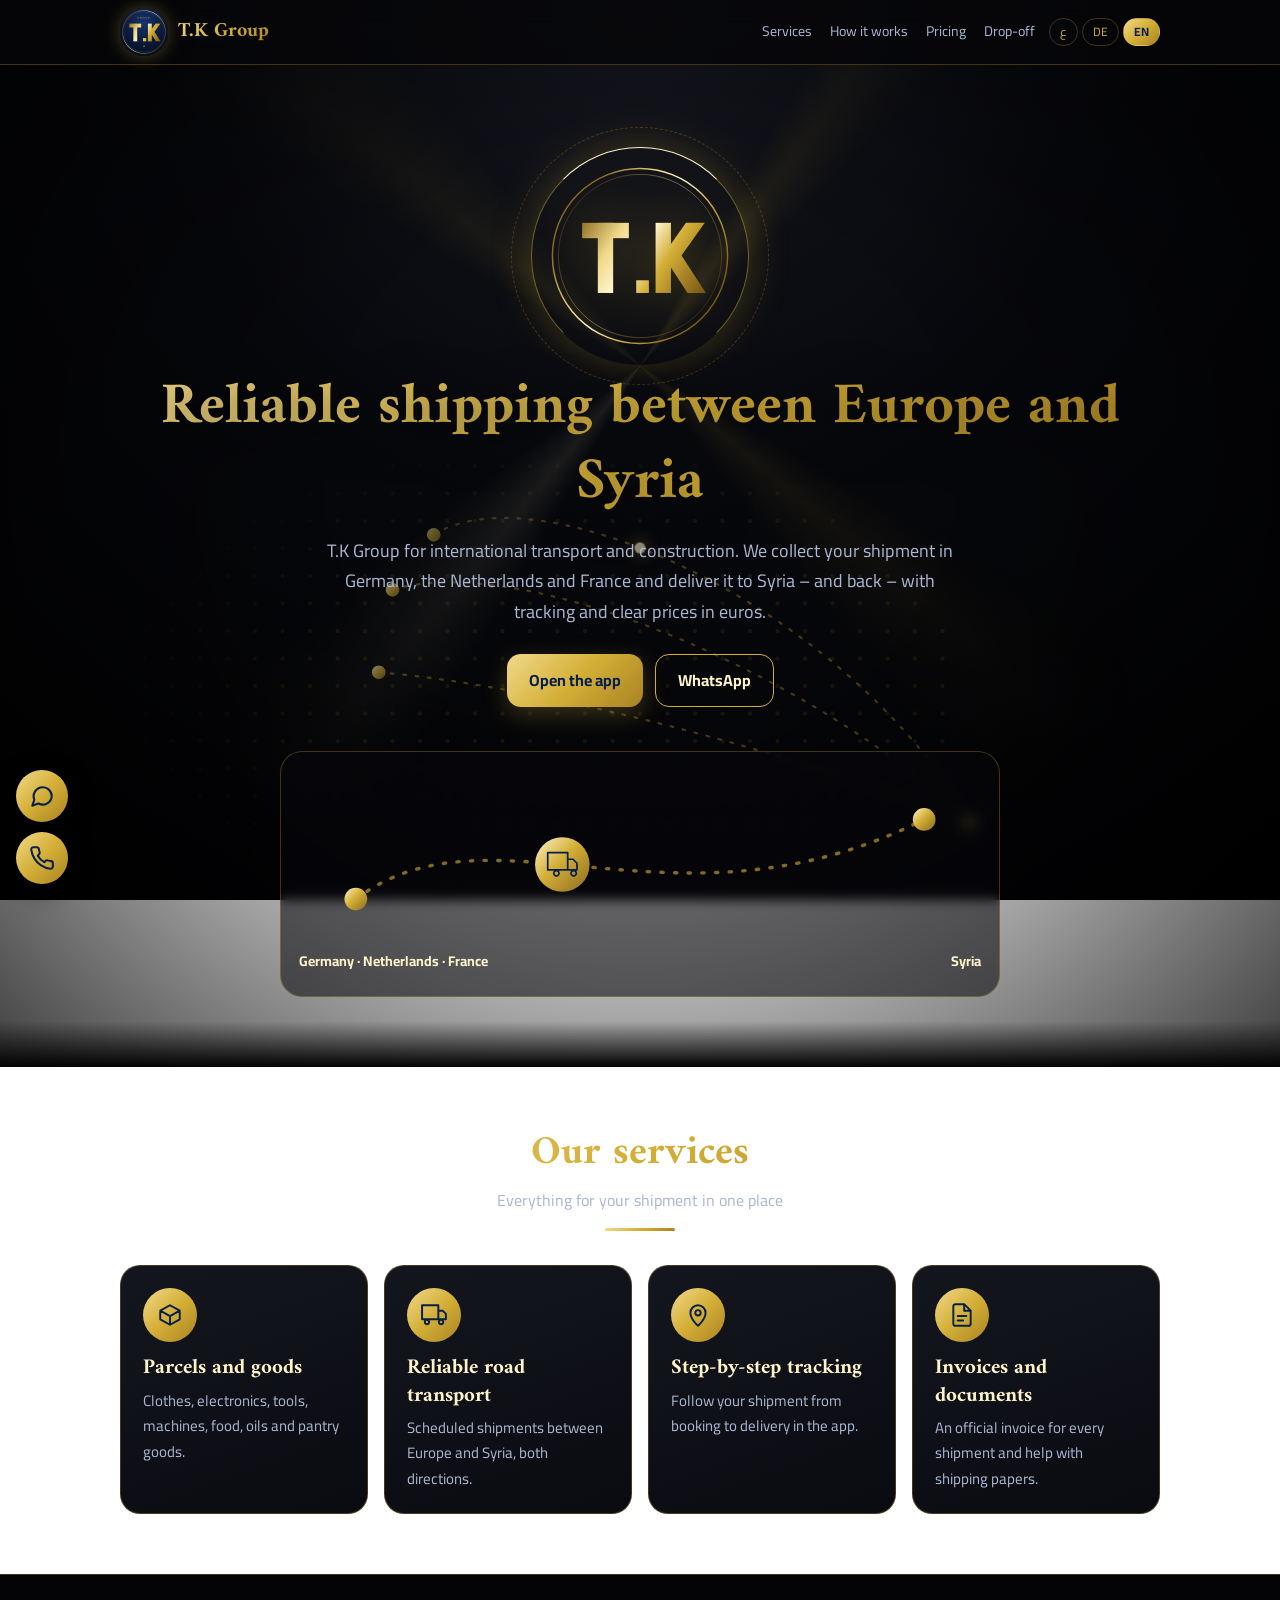
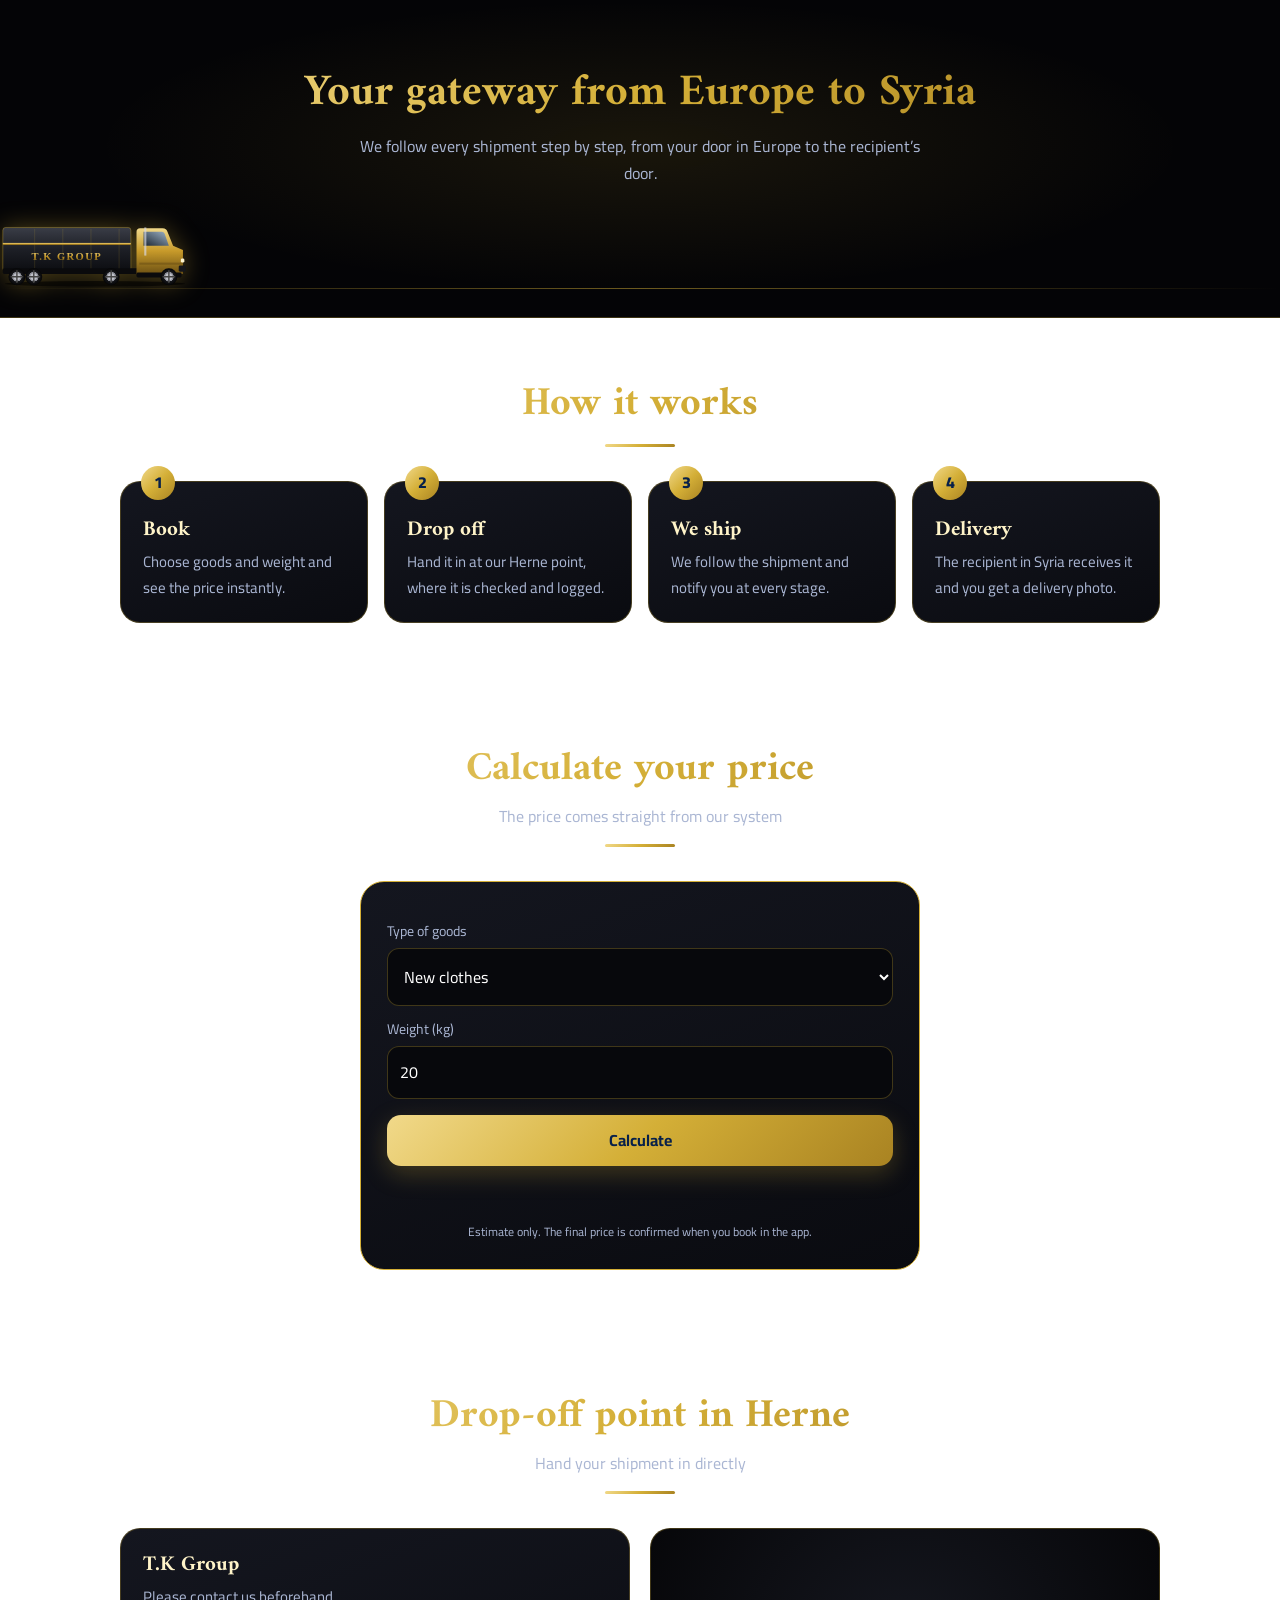
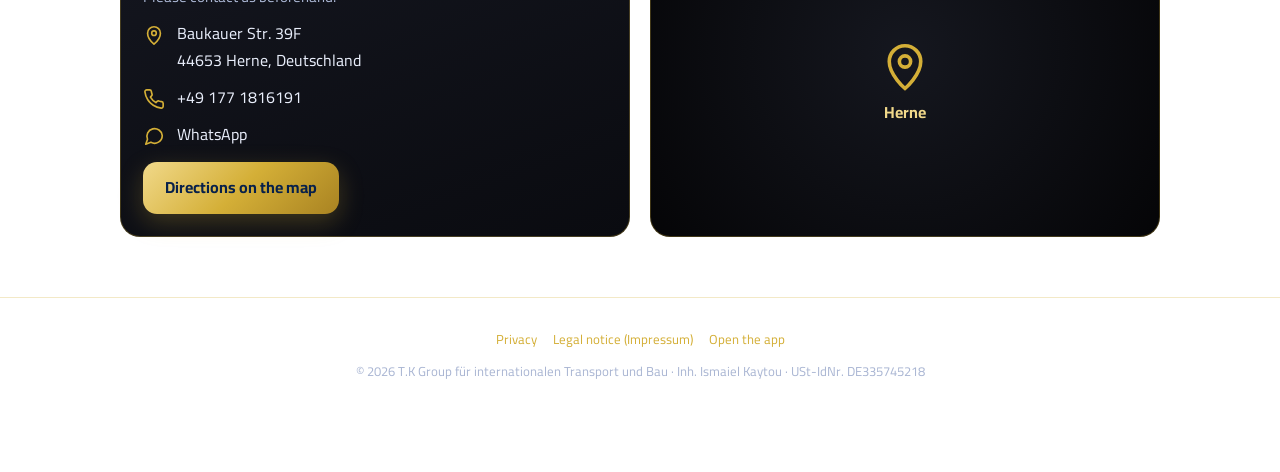
<file: web/index.html>
<!doctype html>
<html lang="ar" dir="rtl"><head><meta charset="utf-8"><meta name="viewport" content="width=device-width,initial-scale=1">
<title>T.K Group – Internationaler Transport und Bau</title>
<meta name="description" content="T.K Group: Paketversand und Transport zwischen Deutschland, Niederlanden, Frankreich und Syrien. شحن موثوق بين أوروبا وسوريا.">
<meta name="theme-color" content="#050507">
<link rel="icon" href="../icon-192.png"><link rel="apple-touch-icon" href="../apple-touch-icon.png">
<link rel="preconnect" href="https://fonts.googleapis.com"><link rel="preconnect" href="https://fonts.gstatic.com" crossorigin>
<link href="https://fonts.googleapis.com/css2?family=Amiri:wght@400;700&family=Cairo:wght@400;600;700;800&display=swap" rel="stylesheet">
<style>
:root{--bg:#071533;--bg2:#02060f;--card:#0d1f45;--line:rgba(212,175,55,.28);--g1:#fff4c9;--g2:#d4af37;--g3:#8a6a1f;--tx:#e9eefb;--mut:#aab6d3;--gold:linear-gradient(135deg,#f1d98a,#d4af37 50%,#a98322)}
*{box-sizing:border-box}html{scroll-behavior:smooth}
body{margin:0;font-family:Cairo,system-ui,Arial,sans-serif;background:var(--bg2);color:var(--tx);line-height:1.7;overflow-x:hidden}
body::before{content:"";position:fixed;inset:0;z-index:-1;background:radial-gradient(circle at 50% 0%,#173a7a 0,#071533 45%,#02060f 100%)}
a{color:inherit;text-decoration:none}
.w{max-width:1080px;margin:auto;padding:0 20px}
h1,h2,h3{font-family:Amiri,Cairo,serif;line-height:1.3;margin:0}
.gt{background:var(--gold);-webkit-background-clip:text;background-clip:text;-webkit-text-fill-color:transparent}
/* nav */
nav{position:sticky;top:0;z-index:20;background:rgba(7,21,51,.82);backdrop-filter:blur(12px);border-bottom:1px solid var(--line)}
nav .w{display:flex;align-items:center;gap:14px;height:64px}
.brand{display:flex;align-items:center;gap:10px;font-weight:800;margin-inline-end:auto}
.brand img{width:38px;height:38px;border-radius:10px}
.brand span{font-family:Amiri,serif;font-size:20px}
.lang{display:flex;gap:4px;direction:ltr}
.lang button{font:inherit;font-size:12px;border:1px solid var(--line);background:transparent;color:var(--g2);border-radius:20px;padding:3px 10px;cursor:pointer}
.lang button.on{background:var(--gold);color:#07204a;font-weight:700;border-color:transparent}
.nl{display:flex;gap:18px;font-size:14px;color:var(--mut)}.nl a:hover{color:var(--g1)}
@media(max-width:760px){.nl{display:none}}
.btn{display:inline-flex;align-items:center;justify-content:center;gap:8px;font:inherit;font-weight:700;border:0;border-radius:14px;padding:12px 22px;cursor:pointer;background:var(--gold);color:#07204a;box-shadow:0 8px 24px rgba(212,175,55,.25);transition:transform .15s}
.btn:hover{transform:translateY(-2px)}.btn:active{transform:scale(.97)}
.btn.o{background:transparent;color:var(--g1);border:1.5px solid var(--g2);box-shadow:none}
/* hero */
.hero{padding:70px 0 56px;text-align:center;position:relative}
.logo{width:150px;height:150px;margin:0 auto 20px;position:relative}
.logo svg{width:100%;height:100%}
.hero h1{font-size:clamp(34px,7vw,58px)}
.hero p{max-width:640px;margin:14px auto 26px;color:var(--mut);font-size:18px}
.cta{display:flex;gap:12px;justify-content:center;flex-wrap:wrap}
/* route */
.route{margin:44px auto 0;max-width:720px;border:1px solid var(--line);border-radius:22px;background:linear-gradient(160deg,rgba(23,58,122,.45),rgba(7,21,51,.6));padding:22px 18px}
.route svg{width:100%;height:auto;display:block}
.route .lbl{display:flex;justify-content:space-between;font-weight:700;color:var(--g1);direction:ltr;font-size:14px;margin-top:6px}
/* sections */
section{padding:60px 0}
.h{text-align:center;margin-bottom:34px}.h h2{font-size:clamp(28px,5vw,40px)}.h p{color:var(--mut);margin:8px 0 0}
.h::after{content:"";display:block;width:70px;height:3px;border-radius:3px;margin:14px auto 0;background:var(--gold)}
.grid{display:grid;gap:16px;grid-template-columns:repeat(auto-fit,minmax(230px,1fr))}
.card{background:linear-gradient(160deg,var(--card),#0a1836);border:1px solid var(--line);border-radius:20px;padding:22px;transition:transform .2s,border-color .2s}
.card:hover{transform:translateY(-4px);border-color:var(--g2)}
.ic{width:54px;height:54px;border-radius:50%;display:grid;place-items:center;background:var(--gold);margin-bottom:12px}
.ic svg{width:26px;height:26px;stroke:#07204a;fill:none;stroke-width:1.8;stroke-linecap:round;stroke-linejoin:round}
.card h3{font-size:21px;margin-bottom:6px;color:var(--g1)}.card p{margin:0;color:var(--mut);font-size:15px}
.steps{counter-reset:s}.steps .card{position:relative;padding-top:34px}
.steps .card::before{counter-increment:s;content:counter(s);position:absolute;top:-16px;inset-inline-start:20px;width:34px;height:34px;border-radius:50%;background:var(--gold);color:#07204a;font-weight:800;display:grid;place-items:center}
/* calc */
.calc{max-width:560px;margin:auto;background:linear-gradient(160deg,var(--card),#0a1836);border:1px solid var(--g2);border-radius:24px;padding:26px}
.calc label{display:block;font-size:14px;color:var(--mut);margin:12px 0 4px}
.calc select,.calc input{width:100%;font:inherit;color:#fff;background:#071533;border:1px solid var(--line);border-radius:12px;padding:12px}
.calc .btn{width:100%;margin-top:16px}
#res{margin-top:16px;text-align:center;font-size:15px;color:var(--mut);min-height:30px}
#res b{display:block;font-family:Amiri,serif;font-size:38px;font-weight:700;background:var(--gold);-webkit-background-clip:text;background-clip:text;-webkit-text-fill-color:transparent}
.fine{font-size:12px;color:var(--mut);text-align:center;margin-top:10px}
/* herne */
.two{display:grid;gap:20px;grid-template-columns:1fr 1fr}@media(max-width:760px){.two{grid-template-columns:1fr}}
.row{display:flex;gap:12px;align-items:flex-start;margin:10px 0}.row svg{flex:none;width:22px;height:22px;stroke:var(--g2);fill:none;stroke-width:1.8;stroke-linecap:round;stroke-linejoin:round;margin-top:4px}
.map{border-radius:20px;overflow:hidden;border:1px solid var(--line);min-height:260px;background:#0a1836}.map iframe{width:100%;height:100%;min-height:260px;border:0;filter:invert(.92) hue-rotate(180deg) saturate(.7)}
/* footer */
footer{border-top:1px solid var(--line);padding:30px 0 90px;color:var(--mut);font-size:13px;text-align:center}
footer a{color:var(--g2)}footer .l{display:flex;gap:16px;justify-content:center;flex-wrap:wrap;margin-bottom:10px}
.fab{position:fixed;inset-inline-start:16px;bottom:16px;z-index:30;display:flex;flex-direction:column;gap:10px}
.fab a{width:52px;height:52px;border-radius:50%;display:grid;place-items:center;background:var(--gold);box-shadow:0 8px 24px rgba(0,0,0,.5)}
.fab svg{width:26px;height:26px;stroke:#07204a;fill:none;stroke-width:1.9;stroke-linecap:round;stroke-linejoin:round}
.rv{opacity:0;transform:translateY(18px);transition:.7s}.rv.in{opacity:1;transform:none}
@media(prefers-reduced-motion:reduce){.rv{opacity:1;transform:none;transition:none}}

/* cinematic */
:root{--bg:#0b0c12;--bg2:#030305;--card:#12141c}
body{background:radial-gradient(120% 60% at 50% 0%,#12141d 0%,#050507 60%,#020203 100%) fixed}
nav{background:rgba(5,5,8,.8)}
.card,.calc{background:linear-gradient(160deg,#14161f,#0a0b10)}
.calc select,.calc input{background:#07080c}
.hero{padding:96px 0 70px;isolation:isolate;overflow:hidden}
.hero>.w{position:relative;z-index:2}
.cine{position:absolute;inset:0;z-index:0;pointer-events:none}
.cine svg{position:absolute;left:50%;top:50%;width:min(1100px,150vw);height:auto;transform:translate(-50%,-50%);opacity:.9;-webkit-mask-image:radial-gradient(ellipse at center,#000 40%,transparent 75%);mask-image:radial-gradient(ellipse at center,#000 40%,transparent 75%)}
.cine .ray{position:absolute;left:50%;top:38%;width:1400px;height:1400px;margin:-700px 0 0 -700px;background:conic-gradient(from 0deg,transparent 0 8%,rgba(212,175,55,.10) 10%,transparent 13% 33%,rgba(212,175,55,.08) 36%,transparent 40% 58%,rgba(255,244,201,.09) 61%,transparent 65% 83%,rgba(212,175,55,.08) 86%,transparent 90%);animation:cr 70s linear infinite;-webkit-mask-image:radial-gradient(circle,#000 10%,transparent 62%);mask-image:radial-gradient(circle,#000 10%,transparent 62%)}
.cine .vig{position:absolute;inset:0;background:radial-gradient(ellipse at 50% 40%,transparent 35%,rgba(0,0,0,.75) 100%)}
.cine .pt{position:absolute;inset:0}
.cine .pt b{position:absolute;width:3px;height:3px;border-radius:50%;background:#f1d98a;box-shadow:0 0 8px 2px rgba(241,217,138,.6);opacity:0;animation:cp 9s linear infinite}
@keyframes cr{to{transform:rotate(360deg)}}
@keyframes cp{0%{transform:translateY(40px);opacity:0}15%{opacity:.9}100%{transform:translateY(-260px);opacity:0}}
.logo{width:190px;height:190px;position:relative}
.logo::before{content:"";position:absolute;inset:-14px;border-radius:50%;border:1px solid rgba(212,175,55,.5);border-top-color:#fff4c9;border-bottom-color:transparent;animation:cr 9s linear infinite;box-shadow:0 0 40px rgba(212,175,55,.25)}
.logo::after{content:"";position:absolute;inset:-34px;border-radius:50%;border:1px dashed rgba(212,175,55,.25);animation:cr 40s linear infinite reverse}
.logo svg{animation:lb 5s ease-in-out infinite;filter:drop-shadow(0 0 26px rgba(212,175,55,.35))}
@keyframes lb{50%{transform:scale(1.04)}}
.hero h1{text-shadow:0 8px 50px rgba(0,0,0,.8)}
.hero::before,.hero::after{content:"";position:absolute;left:0;right:0;height:46px;background:#000;z-index:3}
.hero::before{top:0;display:none}.hero::after{bottom:0;background:linear-gradient(0deg,#030305,transparent)}
.route{background:rgba(8,9,13,.55);backdrop-filter:blur(6px)}
.band{position:relative;padding:90px 0;text-align:center;overflow:hidden;border-block:1px solid var(--line);background:radial-gradient(ellipse at 50% 50%,rgba(212,175,55,.10),transparent 60%),#040406}
.band h2{font-size:clamp(26px,5vw,44px);margin:0 0 10px}.band p{color:var(--mut);max-width:560px;margin:0 auto}
.band .tr{position:absolute;left:0;right:0;top:50%;height:1px;background:linear-gradient(90deg,transparent,rgba(212,175,55,.5),transparent)}
.band .tk{position:absolute;top:calc(50% - 15px);left:-60px;font-size:26px;animation:tk 12s linear infinite;filter:drop-shadow(0 0 10px rgba(212,175,55,.6))}
@keyframes tk{to{left:calc(100% + 60px)}}
.band .w{position:relative;z-index:2}
@media(prefers-reduced-motion:reduce){.cine .ray,.cine .pt b,.logo::before,.logo::after,.logo svg,.band .tk{animation:none}}
body::before{background:radial-gradient(circle at 50% 0%,#15171f 0,#07080c 45%,#020203 100%)!important}
.route{background:rgba(8,9,13,.55)}.logo svg circle[fill]:not([fill=none]){fill:#07080c}
.cine svg{top:62%;opacity:.55}.cine .ray{top:30%}
.hero h1,.hero p,.cta{position:relative;z-index:3}
.band .tr{top:auto;bottom:34px}.band .tk{top:auto;bottom:20px}.band{padding-bottom:84px}
.band .tk{width:190px;left:auto;right:auto;top:auto;bottom:26px;filter:drop-shadow(0 0 12px rgba(212,175,55,.35));animation:none}
.band .tk svg{display:block;width:100%;height:auto}
.band .tr{bottom:26px}
html[dir=rtl] .band .tk{animation:tkr 14s linear infinite}
html[dir=ltr] .band .tk{animation:tkl 14s linear infinite}
html[dir=ltr] .band .tk svg{transform:scaleX(-1)}
@keyframes tkr{from{left:100%}to{left:-200px}}
@keyframes tkl{from{left:-200px}to{left:100%}}
.wh .sp{animation:cr .5s linear infinite}.wh g{transform-box:fill-box}
.wh g{transform-origin:center}
html[dir=ltr] .band .tk svg text{transform-box:fill-box;transform-origin:center;transform:scaleX(-1)}
.band{padding-bottom:130px}.band .tk,.band .tr{bottom:28px}
.map{position:relative;background:radial-gradient(circle at 50% 40%,#15171f,#050507)!important}
.map .mp{position:absolute;inset:0;display:flex;flex-direction:column;align-items:center;justify-content:center;gap:6px;color:#f1d98a;font-weight:700}
.map iframe{position:relative;z-index:1;background:transparent}
.brand img{width:48px;height:48px;border-radius:50%;box-shadow:0 0 18px rgba(212,175,55,.35);animation:bsw 6s ease-in-out infinite}
@keyframes bsw{0%,100%{transform:perspective(300px) rotateY(-60deg)}50%{transform:perspective(300px) rotateY(60deg)}}
@media(prefers-reduced-motion:reduce){.brand img{animation:none}}
</style></head><body>

<nav><div class="w">
 <a class="brand" href="#top"><img src="[data-uri]" alt="T.K"><span class="gt">T.K Group</span></a>
 <div class="nl"><a href="#services" data-i="n1"></a><a href="#how" data-i="n2"></a><a href="#price" data-i="n3"></a><a href="#herne" data-i="n4"></a></div>
 <div class="lang"><button data-l="ar">ع</button><button data-l="de">DE</button><button data-l="en">EN</button></div>
</div></nav>

<header class="hero" id="top"><div class="cine"><i class="ray"></i><svg viewBox="0 0 800 400" aria-hidden="true"><defs><linearGradient id="cg" x1="0" y1="0" x2="1" y2="1"><stop offset="0" stop-color="#fff4c9"/><stop offset=".5" stop-color="#d4af37"/><stop offset="1" stop-color="#8a6a1f"/></linearGradient></defs><g fill="#d4af37" fill-opacity=".16"><circle cx="40" cy="160" r="1.6"/><circle cx="40" cy="180" r="1.6"/><circle cx="40" cy="200" r="1.6"/><circle cx="40" cy="220" r="1.6"/><circle cx="40" cy="240" r="1.6"/><circle cx="60" cy="140" r="1.6"/><circle cx="60" cy="160" r="1.6"/><circle cx="60" cy="180" r="1.6"/><circle cx="60" cy="200" r="1.6"/><circle cx="60" cy="220" r="1.6"/><circle cx="60" cy="240" r="1.6"/><circle cx="60" cy="260" r="1.6"/><circle cx="80" cy="120" r="1.6"/><circle cx="80" cy="140" r="1.6"/><circle cx="80" cy="160" r="1.6"/><circle cx="80" cy="180" r="1.6"/><circle cx="80" cy="200" r="1.6"/><circle cx="80" cy="220" r="1.6"/><circle cx="80" cy="240" r="1.6"/><circle cx="80" cy="260" r="1.6"/><circle cx="80" cy="280" r="1.6"/><circle cx="100" cy="100" r="1.6"/><circle cx="100" cy="120" r="1.6"/><circle cx="100" cy="140" r="1.6"/><circle cx="100" cy="160" r="1.6"/><circle cx="100" cy="180" r="1.6"/><circle cx="100" cy="200" r="1.6"/><circle cx="100" cy="220" r="1.6"/><circle cx="100" cy="240" r="1.6"/><circle cx="100" cy="260" r="1.6"/><circle cx="100" cy="280" r="1.6"/><circle cx="100" cy="300" r="1.6"/><circle cx="120" cy="80" r="1.6"/><circle cx="120" cy="100" r="1.6"/><circle cx="120" cy="120" r="1.6"/><circle cx="120" cy="140" r="1.6"/><circle cx="120" cy="160" r="1.6"/><circle cx="120" cy="180" r="1.6"/><circle cx="120" cy="200" r="1.6"/><circle cx="120" cy="220" r="1.6"/><circle cx="120" cy="240" r="1.6"/><circle cx="120" cy="260" r="1.6"/><circle cx="120" cy="280" r="1.6"/><circle cx="120" cy="300" r="1.6"/><circle cx="120" cy="320" r="1.6"/><circle cx="140" cy="80" r="1.6"/><circle cx="140" cy="100" r="1.6"/><circle cx="140" cy="120" r="1.6"/><circle cx="140" cy="140" r="1.6"/><circle cx="140" cy="160" r="1.6"/><circle cx="140" cy="180" r="1.6"/><circle cx="140" cy="200" r="1.6"/><circle cx="140" cy="220" r="1.6"/><circle cx="140" cy="240" r="1.6"/><circle cx="140" cy="260" r="1.6"/><circle cx="140" cy="280" r="1.6"/><circle cx="140" cy="300" r="1.6"/><circle cx="140" cy="320" r="1.6"/><circle cx="160" cy="60" r="1.6"/><circle cx="160" cy="80" r="1.6"/><circle cx="160" cy="100" r="1.6"/><circle cx="160" cy="120" r="1.6"/><circle cx="160" cy="140" r="1.6"/><circle cx="160" cy="160" r="1.6"/><circle cx="160" cy="180" r="1.6"/><circle cx="160" cy="200" r="1.6"/><circle cx="160" cy="220" r="1.6"/><circle cx="160" cy="240" r="1.6"/><circle cx="160" cy="260" r="1.6"/><circle cx="160" cy="280" r="1.6"/><circle cx="160" cy="300" r="1.6"/><circle cx="160" cy="320" r="1.6"/><circle cx="160" cy="340" r="1.6"/><circle cx="180" cy="60" r="1.6"/><circle cx="180" cy="80" r="1.6"/><circle cx="180" cy="100" r="1.6"/><circle cx="180" cy="120" r="1.6"/><circle cx="180" cy="140" r="1.6"/><circle cx="180" cy="160" r="1.6"/><circle cx="180" cy="180" r="1.6"/><circle cx="180" cy="200" r="1.6"/><circle cx="180" cy="220" r="1.6"/><circle cx="180" cy="240" r="1.6"/><circle cx="180" cy="260" r="1.6"/><circle cx="180" cy="280" r="1.6"/><circle cx="180" cy="300" r="1.6"/><circle cx="180" cy="320" r="1.6"/><circle cx="180" cy="340" r="1.6"/><circle cx="200" cy="60" r="1.6"/><circle cx="200" cy="80" r="1.6"/><circle cx="200" cy="100" r="1.6"/><circle cx="200" cy="120" r="1.6"/><circle cx="200" cy="140" r="1.6"/><circle cx="200" cy="160" r="1.6"/><circle cx="200" cy="180" r="1.6"/><circle cx="200" cy="200" r="1.6"/><circle cx="200" cy="220" r="1.6"/><circle cx="200" cy="240" r="1.6"/><circle cx="200" cy="260" r="1.6"/><circle cx="200" cy="280" r="1.6"/><circle cx="200" cy="300" r="1.6"/><circle cx="200" cy="320" r="1.6"/><circle cx="200" cy="340" r="1.6"/><circle cx="220" cy="40" r="1.6"/><circle cx="220" cy="60" r="1.6"/><circle cx="220" cy="80" r="1.6"/><circle cx="220" cy="100" r="1.6"/><circle cx="220" cy="120" r="1.6"/><circle cx="220" cy="140" r="1.6"/><circle cx="220" cy="160" r="1.6"/><circle cx="220" cy="180" r="1.6"/><circle cx="220" cy="200" r="1.6"/><circle cx="220" cy="220" r="1.6"/><circle cx="220" cy="240" r="1.6"/><circle cx="220" cy="260" r="1.6"/><circle cx="220" cy="280" r="1.6"/><circle cx="220" cy="300" r="1.6"/><circle cx="220" cy="320" r="1.6"/><circle cx="220" cy="340" r="1.6"/><circle cx="240" cy="40" r="1.6"/><circle cx="240" cy="60" r="1.6"/><circle cx="240" cy="80" r="1.6"/><circle cx="240" cy="100" r="1.6"/><circle cx="240" cy="120" r="1.6"/><circle cx="240" cy="140" r="1.6"/><circle cx="240" cy="160" r="1.6"/><circle cx="240" cy="180" r="1.6"/><circle cx="240" cy="200" r="1.6"/><circle cx="240" cy="220" r="1.6"/><circle cx="240" cy="240" r="1.6"/><circle cx="240" cy="260" r="1.6"/><circle cx="240" cy="280" r="1.6"/><circle cx="240" cy="300" r="1.6"/><circle cx="240" cy="320" r="1.6"/><circle cx="240" cy="340" r="1.6"/><circle cx="260" cy="40" r="1.6"/><circle cx="260" cy="60" r="1.6"/><circle cx="260" cy="80" r="1.6"/><circle cx="260" cy="100" r="1.6"/><circle cx="260" cy="120" r="1.6"/><circle cx="260" cy="140" r="1.6"/><circle cx="260" cy="160" r="1.6"/><circle cx="260" cy="180" r="1.6"/><circle cx="260" cy="200" r="1.6"/><circle cx="260" cy="220" r="1.6"/><circle cx="260" cy="240" r="1.6"/><circle cx="260" cy="260" r="1.6"/><circle cx="260" cy="280" r="1.6"/><circle cx="260" cy="300" r="1.6"/><circle cx="260" cy="320" r="1.6"/><circle cx="260" cy="340" r="1.6"/><circle cx="280" cy="40" r="1.6"/><circle cx="280" cy="60" r="1.6"/><circle cx="280" cy="80" r="1.6"/><circle cx="280" cy="100" r="1.6"/><circle cx="280" cy="120" r="1.6"/><circle cx="280" cy="140" r="1.6"/><circle cx="280" cy="160" r="1.6"/><circle cx="280" cy="180" r="1.6"/><circle cx="280" cy="200" r="1.6"/><circle cx="280" cy="220" r="1.6"/><circle cx="280" cy="240" r="1.6"/><circle cx="280" cy="260" r="1.6"/><circle cx="280" cy="280" r="1.6"/><circle cx="280" cy="300" r="1.6"/><circle cx="280" cy="320" r="1.6"/><circle cx="280" cy="340" r="1.6"/><circle cx="300" cy="40" r="1.6"/><circle cx="300" cy="60" r="1.6"/><circle cx="300" cy="80" r="1.6"/><circle cx="300" cy="100" r="1.6"/><circle cx="300" cy="120" r="1.6"/><circle cx="300" cy="140" r="1.6"/><circle cx="300" cy="160" r="1.6"/><circle cx="300" cy="180" r="1.6"/><circle cx="300" cy="200" r="1.6"/><circle cx="300" cy="220" r="1.6"/><circle cx="300" cy="240" r="1.6"/><circle cx="300" cy="260" r="1.6"/><circle cx="300" cy="280" r="1.6"/><circle cx="300" cy="300" r="1.6"/><circle cx="300" cy="320" r="1.6"/><circle cx="300" cy="340" r="1.6"/><circle cx="320" cy="40" r="1.6"/><circle cx="320" cy="60" r="1.6"/><circle cx="320" cy="80" r="1.6"/><circle cx="320" cy="100" r="1.6"/><circle cx="320" cy="120" r="1.6"/><circle cx="320" cy="140" r="1.6"/><circle cx="320" cy="160" r="1.6"/><circle cx="320" cy="180" r="1.6"/><circle cx="320" cy="200" r="1.6"/><circle cx="320" cy="220" r="1.6"/><circle cx="320" cy="240" r="1.6"/><circle cx="320" cy="260" r="1.6"/><circle cx="320" cy="280" r="1.6"/><circle cx="320" cy="300" r="1.6"/><circle cx="320" cy="320" r="1.6"/><circle cx="320" cy="340" r="1.6"/><circle cx="340" cy="40" r="1.6"/><circle cx="340" cy="60" r="1.6"/><circle cx="340" cy="80" r="1.6"/><circle cx="340" cy="100" r="1.6"/><circle cx="340" cy="120" r="1.6"/><circle cx="340" cy="140" r="1.6"/><circle cx="340" cy="160" r="1.6"/><circle cx="340" cy="180" r="1.6"/><circle cx="340" cy="200" r="1.6"/><circle cx="340" cy="220" r="1.6"/><circle cx="340" cy="240" r="1.6"/><circle cx="340" cy="260" r="1.6"/><circle cx="340" cy="280" r="1.6"/><circle cx="340" cy="300" r="1.6"/><circle cx="340" cy="320" r="1.6"/><circle cx="340" cy="340" r="1.6"/><circle cx="360" cy="40" r="1.6"/><circle cx="360" cy="60" r="1.6"/><circle cx="360" cy="80" r="1.6"/><circle cx="360" cy="100" r="1.6"/><circle cx="360" cy="120" r="1.6"/><circle cx="360" cy="140" r="1.6"/><circle cx="360" cy="160" r="1.6"/><circle cx="360" cy="180" r="1.6"/><circle cx="360" cy="200" r="1.6"/><circle cx="360" cy="220" r="1.6"/><circle cx="360" cy="240" r="1.6"/><circle cx="360" cy="260" r="1.6"/><circle cx="360" cy="280" r="1.6"/><circle cx="360" cy="300" r="1.6"/><circle cx="360" cy="320" r="1.6"/><circle cx="360" cy="340" r="1.6"/><circle cx="380" cy="40" r="1.6"/><circle cx="380" cy="60" r="1.6"/><circle cx="380" cy="80" r="1.6"/><circle cx="380" cy="100" r="1.6"/><circle cx="380" cy="120" r="1.6"/><circle cx="380" cy="140" r="1.6"/><circle cx="380" cy="160" r="1.6"/><circle cx="380" cy="180" r="1.6"/><circle cx="380" cy="200" r="1.6"/><circle cx="380" cy="220" r="1.6"/><circle cx="380" cy="240" r="1.6"/><circle cx="380" cy="260" r="1.6"/><circle cx="380" cy="280" r="1.6"/><circle cx="380" cy="300" r="1.6"/><circle cx="380" cy="320" r="1.6"/><circle cx="380" cy="340" r="1.6"/><circle cx="400" cy="40" r="1.6"/><circle cx="400" cy="60" r="1.6"/><circle cx="400" cy="80" r="1.6"/><circle cx="400" cy="100" r="1.6"/><circle cx="400" cy="120" r="1.6"/><circle cx="400" cy="140" r="1.6"/><circle cx="400" cy="160" r="1.6"/><circle cx="400" cy="180" r="1.6"/><circle cx="400" cy="200" r="1.6"/><circle cx="400" cy="220" r="1.6"/><circle cx="400" cy="240" r="1.6"/><circle cx="400" cy="260" r="1.6"/><circle cx="400" cy="280" r="1.6"/><circle cx="400" cy="300" r="1.6"/><circle cx="400" cy="320" r="1.6"/><circle cx="400" cy="340" r="1.6"/><circle cx="420" cy="40" r="1.6"/><circle cx="420" cy="60" r="1.6"/><circle cx="420" cy="80" r="1.6"/><circle cx="420" cy="100" r="1.6"/><circle cx="420" cy="120" r="1.6"/><circle cx="420" cy="140" r="1.6"/><circle cx="420" cy="160" r="1.6"/><circle cx="420" cy="180" r="1.6"/><circle cx="420" cy="200" r="1.6"/><circle cx="420" cy="220" r="1.6"/><circle cx="420" cy="240" r="1.6"/><circle cx="420" cy="260" r="1.6"/><circle cx="420" cy="280" r="1.6"/><circle cx="420" cy="300" r="1.6"/><circle cx="420" cy="320" r="1.6"/><circle cx="420" cy="340" r="1.6"/><circle cx="440" cy="40" r="1.6"/><circle cx="440" cy="60" r="1.6"/><circle cx="440" cy="80" r="1.6"/><circle cx="440" cy="100" r="1.6"/><circle cx="440" cy="120" r="1.6"/><circle cx="440" cy="140" r="1.6"/><circle cx="440" cy="160" r="1.6"/><circle cx="440" cy="180" r="1.6"/><circle cx="440" cy="200" r="1.6"/><circle cx="440" cy="220" r="1.6"/><circle cx="440" cy="240" r="1.6"/><circle cx="440" cy="260" r="1.6"/><circle cx="440" cy="280" r="1.6"/><circle cx="440" cy="300" r="1.6"/><circle cx="440" cy="320" r="1.6"/><circle cx="440" cy="340" r="1.6"/><circle cx="460" cy="60" r="1.6"/><circle cx="460" cy="80" r="1.6"/><circle cx="460" cy="100" r="1.6"/><circle cx="460" cy="120" r="1.6"/><circle cx="460" cy="140" r="1.6"/><circle cx="460" cy="160" r="1.6"/><circle cx="460" cy="180" r="1.6"/><circle cx="460" cy="200" r="1.6"/><circle cx="460" cy="220" r="1.6"/><circle cx="460" cy="240" r="1.6"/><circle cx="460" cy="260" r="1.6"/><circle cx="460" cy="280" r="1.6"/><circle cx="460" cy="300" r="1.6"/><circle cx="460" cy="320" r="1.6"/><circle cx="460" cy="340" r="1.6"/><circle cx="480" cy="60" r="1.6"/><circle cx="480" cy="80" r="1.6"/><circle cx="480" cy="100" r="1.6"/><circle cx="480" cy="120" r="1.6"/><circle cx="480" cy="140" r="1.6"/><circle cx="480" cy="160" r="1.6"/><circle cx="480" cy="180" r="1.6"/><circle cx="480" cy="200" r="1.6"/><circle cx="480" cy="220" r="1.6"/><circle cx="480" cy="240" r="1.6"/><circle cx="480" cy="260" r="1.6"/><circle cx="480" cy="280" r="1.6"/><circle cx="480" cy="300" r="1.6"/><circle cx="480" cy="320" r="1.6"/><circle cx="480" cy="340" r="1.6"/><circle cx="500" cy="60" r="1.6"/><circle cx="500" cy="80" r="1.6"/><circle cx="500" cy="100" r="1.6"/><circle cx="500" cy="120" r="1.6"/><circle cx="500" cy="140" r="1.6"/><circle cx="500" cy="160" r="1.6"/><circle cx="500" cy="180" r="1.6"/><circle cx="500" cy="200" r="1.6"/><circle cx="500" cy="220" r="1.6"/><circle cx="500" cy="240" r="1.6"/><circle cx="500" cy="260" r="1.6"/><circle cx="500" cy="280" r="1.6"/><circle cx="500" cy="300" r="1.6"/><circle cx="500" cy="320" r="1.6"/><circle cx="500" cy="340" r="1.6"/><circle cx="520" cy="80" r="1.6"/><circle cx="520" cy="100" r="1.6"/><circle cx="520" cy="120" r="1.6"/><circle cx="520" cy="140" r="1.6"/><circle cx="520" cy="160" r="1.6"/><circle cx="520" cy="180" r="1.6"/><circle cx="520" cy="200" r="1.6"/><circle cx="520" cy="220" r="1.6"/><circle cx="520" cy="240" r="1.6"/><circle cx="520" cy="260" r="1.6"/><circle cx="520" cy="280" r="1.6"/><circle cx="520" cy="300" r="1.6"/><circle cx="520" cy="320" r="1.6"/><circle cx="540" cy="80" r="1.6"/><circle cx="540" cy="100" r="1.6"/><circle cx="540" cy="120" r="1.6"/><circle cx="540" cy="140" r="1.6"/><circle cx="540" cy="160" r="1.6"/><circle cx="540" cy="180" r="1.6"/><circle cx="540" cy="200" r="1.6"/><circle cx="540" cy="220" r="1.6"/><circle cx="540" cy="240" r="1.6"/><circle cx="540" cy="260" r="1.6"/><circle cx="540" cy="280" r="1.6"/><circle cx="540" cy="300" r="1.6"/><circle cx="540" cy="320" r="1.6"/><circle cx="560" cy="100" r="1.6"/><circle cx="560" cy="120" r="1.6"/><circle cx="560" cy="140" r="1.6"/><circle cx="560" cy="160" r="1.6"/><circle cx="560" cy="180" r="1.6"/><circle cx="560" cy="200" r="1.6"/><circle cx="560" cy="220" r="1.6"/><circle cx="560" cy="240" r="1.6"/><circle cx="560" cy="260" r="1.6"/><circle cx="560" cy="280" r="1.6"/><circle cx="560" cy="300" r="1.6"/><circle cx="580" cy="120" r="1.6"/><circle cx="580" cy="140" r="1.6"/><circle cx="580" cy="160" r="1.6"/><circle cx="580" cy="180" r="1.6"/><circle cx="580" cy="200" r="1.6"/><circle cx="580" cy="220" r="1.6"/><circle cx="580" cy="240" r="1.6"/><circle cx="580" cy="260" r="1.6"/><circle cx="580" cy="280" r="1.6"/><circle cx="600" cy="140" r="1.6"/><circle cx="600" cy="160" r="1.6"/><circle cx="600" cy="180" r="1.6"/><circle cx="600" cy="200" r="1.6"/><circle cx="600" cy="220" r="1.6"/><circle cx="600" cy="240" r="1.6"/><circle cx="600" cy="260" r="1.6"/><circle cx="620" cy="160" r="1.6"/><circle cx="620" cy="180" r="1.6"/><circle cx="620" cy="200" r="1.6"/><circle cx="620" cy="220" r="1.6"/><circle cx="620" cy="240" r="1.6"/></g>
<g fill="none" stroke="#d4af37" stroke-opacity=".55" stroke-width="1.6" stroke-dasharray="2 7" stroke-linecap="round"><path id="c1" d="M250 90C330 40 560 150 640 300"/><path id="c2" d="M220 130C320 100 540 200 640 300"/><path id="c3" d="M210 190C330 200 520 250 640 300"/></g>
<g fill="url(#cg)"><circle cx="250" cy="90" r="5"/><circle cx="220" cy="130" r="5"/><circle cx="210" cy="190" r="5"/><circle cx="640" cy="300" r="7"/></g><circle cx="640" cy="300" r="16" fill="none" stroke="#d4af37" stroke-opacity=".6"><animate attributeName="r" values="8;26" dur="2.4s" repeatCount="indefinite"/><animate attributeName="stroke-opacity" values=".7;0" dur="2.4s" repeatCount="indefinite"/></circle>
<g fill="#fff4c9" style="filter:drop-shadow(0 0 6px #d4af37)"><circle r="4"><animateMotion dur="6s" repeatCount="indefinite"><mpath href="#c1"/></animateMotion></circle><circle r="4"><animateMotion dur="6s" begin="2s" repeatCount="indefinite"><mpath href="#c2"/></animateMotion></circle><circle r="4"><animateMotion dur="6s" begin="4s" repeatCount="indefinite"><mpath href="#c3"/></animateMotion></circle></g></svg><div class="pt"><b style="left:0%;top:55%;animation-delay:-0s;animation-duration:8s"></b><b style="left:53%;top:72%;animation-delay:-7s;animation-duration:9s"></b><b style="left:6%;top:89%;animation-delay:-5s;animation-duration:10s"></b><b style="left:59%;top:66%;animation-delay:-3s;animation-duration:11s"></b><b style="left:12%;top:83%;animation-delay:-1s;animation-duration:12s"></b><b style="left:65%;top:60%;animation-delay:-8s;animation-duration:8s"></b><b style="left:18%;top:77%;animation-delay:-6s;animation-duration:9s"></b><b style="left:71%;top:94%;animation-delay:-4s;animation-duration:10s"></b><b style="left:24%;top:71%;animation-delay:-2s;animation-duration:11s"></b><b style="left:77%;top:88%;animation-delay:-0s;animation-duration:12s"></b><b style="left:30%;top:65%;animation-delay:-7s;animation-duration:8s"></b><b style="left:83%;top:82%;animation-delay:-5s;animation-duration:9s"></b><b style="left:36%;top:59%;animation-delay:-3s;animation-duration:10s"></b><b style="left:89%;top:76%;animation-delay:-1s;animation-duration:11s"></b><b style="left:42%;top:93%;animation-delay:-8s;animation-duration:12s"></b><b style="left:95%;top:70%;animation-delay:-6s;animation-duration:8s"></b><b style="left:48%;top:87%;animation-delay:-4s;animation-duration:9s"></b><b style="left:1%;top:64%;animation-delay:-2s;animation-duration:10s"></b><b style="left:54%;top:81%;animation-delay:-0s;animation-duration:11s"></b><b style="left:7%;top:58%;animation-delay:-7s;animation-duration:12s"></b><b style="left:60%;top:75%;animation-delay:-5s;animation-duration:8s"></b><b style="left:13%;top:92%;animation-delay:-3s;animation-duration:9s"></b></div><i class="vig"></i></div><div class="w">
 <div class="logo"><svg viewBox="0 0 512 512" aria-hidden="true"><defs><linearGradient id="sg" gradientUnits="userSpaceOnUse" x1="90" y1="140" x2="450" y2="370"><stop offset="0" stop-color="#8a6a1f"/><stop offset=".28" stop-color="#f1d98a"/><stop offset=".46" stop-color="#fff6d2"/><stop offset=".66" stop-color="#d4af37"/><stop offset="1" stop-color="#7a5a14"/></linearGradient><clipPath id="sc"><rect x="300" y="150" width="170" height="210"/></clipPath></defs><circle cx="256" cy="256" r="236" fill="none" stroke="url(#sg)" stroke-width="4"/><circle cx="256" cy="256" r="220" fill="none" stroke="url(#sg)" stroke-width="1.4" opacity=".7"/><g transform="translate(-12 6) translate(256 256) scale(.9) translate(-256 -256)"><g fill="url(#sg)"><rect x="96" y="150" width="140" height="46"/><rect x="143" y="150" width="46" height="210"/><rect x="258" y="322" width="38" height="38"/><rect x="316" y="150" width="46" height="210"/><g clip-path="url(#sc)" stroke="url(#sg)" stroke-width="46" fill="none"><path d="M350 270 L452 126"/><path d="M356 232 L452 380"/></g></g></g></svg></div>
 <h1 class="gt" data-i="h1"></h1>
 <p data-i="h2"></p>
 <div class="cta"><a class="btn" href="../" data-i="app"></a><a class="btn o" href="https://wa.me/491771816191" data-i="wa"></a></div>
 <div class="route rv">
  <svg viewBox="0 0 600 150" aria-hidden="true"><defs><linearGradient id="og" x1="0" y1="0" x2="1" y2="1"><stop offset="0" stop-color="#fff4c9"/><stop offset=".45" stop-color="#d4af37"/><stop offset="1" stop-color="#8a6a1f"/></linearGradient></defs>
   <path id="rp" d="M50 110C170 20 330 150 550 40" stroke="#d4af37" stroke-opacity=".6" stroke-width="3" stroke-dasharray="2 10" stroke-linecap="round" fill="none"/>
   <circle cx="50" cy="110" r="10" fill="url(#og)"/><circle cx="550" cy="40" r="10" fill="url(#og)"/>
   <g><circle r="24" fill="url(#og)"/><g transform="translate(-14 -14) scale(1.17)" fill="none" stroke="#07204a" stroke-width="1.3" stroke-linecap="round" stroke-linejoin="round"><path d="M1 3h15v13H1zM16 8h4l3 3v5h-7M5.5 18.5a2 2 0 100-.01M18.5 18.5a2 2 0 100-.01"/></g><animateMotion dur="6s" repeatCount="indefinite" calcMode="spline" keyTimes="0;1" keySplines=".45 .05 .25 1"><mpath href="#rp"/></animateMotion></g>
  </svg>
  <div class="lbl"><span data-i="r1"></span><span data-i="r2"></span></div>
 </div>
</div></header>

<section id="services"><div class="w">
 <div class="h rv"><h2 class="gt" data-i="s_t"></h2><p data-i="s_p"></p></div>
 <div class="grid">
  <div class="card rv"><div class="ic"><svg viewBox="0 0 24 24"><path d="M21 8l-9-5-9 5v8l9 5 9-5zM3 8l9 5 9-5M12 13v8"/></svg></div><h3 data-i="c1t"></h3><p data-i="c1p"></p></div>
  <div class="card rv"><div class="ic"><svg viewBox="0 0 24 24"><path d="M1 3h15v13H1zM16 8h4l3 3v5h-7"/><circle cx="5.5" cy="18.5" r="2"/><circle cx="18.5" cy="18.5" r="2"/></svg></div><h3 data-i="c2t"></h3><p data-i="c2p"></p></div>
  <div class="card rv"><div class="ic"><svg viewBox="0 0 24 24"><path d="M12 22s7-6 7-12a7 7 0 10-14 0c0 6 7 12 7 12z"/><circle cx="12" cy="10" r="2.5"/></svg></div><h3 data-i="c3t"></h3><p data-i="c3p"></p></div>
  <div class="card rv"><div class="ic"><svg viewBox="0 0 24 24"><path d="M14 2H6a2 2 0 00-2 2v16a2 2 0 002 2h12a2 2 0 002-2V8zM14 2v6h6M8 13h8M8 17h5"/></svg></div><h3 data-i="c4t"></h3><p data-i="c4p"></p></div>
 </div>
</div></section>

<section class="band" id="cine"><div class="tr"></div><div class="tk"><svg viewBox="0 0 270 100" aria-hidden="true"><defs><linearGradient id="tb" x1="0" y1="0" x2="0" y2="1"><stop offset="0" stop-color="#3a3d47"/><stop offset=".5" stop-color="#1d1f26"/><stop offset="1" stop-color="#0c0d11"/></linearGradient><linearGradient id="tc" x1="0" y1="0" x2="0" y2="1"><stop offset="0" stop-color="#f1d98a"/><stop offset=".5" stop-color="#c79a2a"/><stop offset="1" stop-color="#6e5214"/></linearGradient><linearGradient id="tg" x1="0" y1="0" x2="1" y2="1"><stop offset="0" stop-color="#9fb4c8"/><stop offset="1" stop-color="#1b2633"/></linearGradient><radialGradient id="tw" cx=".5" cy=".5" r=".5"><stop offset=".55" stop-color="#8d8f98"/><stop offset=".6" stop-color="#15161a"/><stop offset="1" stop-color="#050506"/></radialGradient></defs>
<ellipse cx="135" cy="92" rx="128" ry="4" fill="#000" opacity=".6"/>
<rect x="84" y="12" width="182" height="62" rx="4" fill="url(#tb)" stroke="#d4af37" stroke-opacity=".5"/><rect x="84" y="34" width="182" height="3" fill="url(#tc)"/><g fill="#d4af37" fill-opacity=".14"><rect x="100" y="14" width="1.5" height="58"/><rect x="140" y="14" width="1.5" height="58"/><rect x="180" y="14" width="1.5" height="58"/><rect x="220" y="14" width="1.5" height="58"/></g><text x="175" y="58" text-anchor="middle" font-family="Georgia,serif" font-weight="700" font-size="15" fill="url(#tc)" letter-spacing="2">T.K GROUP</text>
<rect x="70" y="70" width="196" height="8" rx="2" fill="#0a0a0c"/>
<path d="M10 78V44l14-6 8-20c1-3 3-5 7-5h32c3 0 5 2 5 5v60z" fill="url(#tc)"/><path d="M30 38l6-17c1-2 2-3 4-3h26v20z" fill="url(#tg)"/><rect x="10" y="62" width="62" height="3" fill="#6e5214" opacity=".6"/><rect x="6" y="66" width="10" height="9" rx="2" fill="#15161a"/><rect x="8" y="56" width="5" height="6" rx="2" fill="#fff6d2"/><rect x="62" y="12" width="3" height="40" fill="#d8d8de" opacity=".7"/>
<rect x="12" y="76" width="64" height="7" rx="2" fill="#0a0a0c"/>
<g class="wh"><g transform="translate(30 82)"><circle r="12" fill="url(#tw)"/><circle r="5" fill="#bfc1c9"/><path class="sp" d="M-9 0h18M0 -9v18" stroke="#444" stroke-width="2"/></g><g transform="translate(112 82)"><circle r="12" fill="url(#tw)"/><circle r="5" fill="#bfc1c9"/><path class="sp" d="M-9 0h18M0 -9v18" stroke="#444" stroke-width="2"/></g><g transform="translate(222 82)"><circle r="12" fill="url(#tw)"/><circle r="5" fill="#bfc1c9"/><path class="sp" d="M-9 0h18M0 -9v18" stroke="#444" stroke-width="2"/></g><g transform="translate(246 82)"><circle r="12" fill="url(#tw)"/><circle r="5" fill="#bfc1c9"/><path class="sp" d="M-9 0h18M0 -9v18" stroke="#444" stroke-width="2"/></g></g></svg></div><div class="w rv"><h2 class="gt" data-i="bh"></h2><p data-i="bp"></p></div></section>
<section id="how"><div class="w">
 <div class="h rv"><h2 class="gt" data-i="h_t"></h2></div>
 <div class="grid steps">
  <div class="card rv"><h3 data-i="st1t"></h3><p data-i="st1p"></p></div>
  <div class="card rv"><h3 data-i="st2t"></h3><p data-i="st2p"></p></div>
  <div class="card rv"><h3 data-i="st3t"></h3><p data-i="st3p"></p></div>
  <div class="card rv"><h3 data-i="st4t"></h3><p data-i="st4p"></p></div>
 </div>
</div></section>

<section id="price"><div class="w">
 <div class="h rv"><h2 class="gt" data-i="p_t"></h2><p data-i="p_p"></p></div>
 <div class="calc rv">
  <label data-i="p_g"></label><select id="g"></select>
  <label data-i="p_w"></label><input id="w" type="number" min="1" value="20" inputmode="decimal">
  <button class="btn" id="q" data-i="p_b"></button>
  <div id="res"></div>
  <div class="fine" data-i="p_f"></div>
 </div>
</div></section>

<section id="herne"><div class="w">
 <div class="h rv"><h2 class="gt" data-i="a_t"></h2><p data-i="a_p"></p></div>
 <div class="two">
  <div class="card rv">
   <h3>T.K Group</h3><p data-i="a_o" style="margin-bottom:8px"></p>
   <div class="row"><svg viewBox="0 0 24 24"><path d="M12 22s7-6 7-12a7 7 0 10-14 0c0 6 7 12 7 12z"/><circle cx="12" cy="10" r="2.5"/></svg><div dir="ltr" style="text-align:start">Baukauer Str. 39F<br>44653 Herne, Deutschland</div></div>
   <div class="row"><svg viewBox="0 0 24 24"><path d="M22 16.9v3a2 2 0 01-2.2 2 19.8 19.8 0 01-8.6-3.1 19.5 19.5 0 01-6-6A19.8 19.8 0 012.1 4.2 2 2 0 014.1 2h3a2 2 0 012 1.7c.1 1 .4 1.9.7 2.8a2 2 0 01-.5 2.1L8.1 9.9a16 16 0 006 6l1.3-1.3a2 2 0 012.1-.4c.9.3 1.8.6 2.8.7a2 2 0 011.7 2z"/></svg><a href="tel:+491771816191" dir="ltr">+49 177 1816191</a></div>
   <div class="row"><svg viewBox="0 0 24 24"><path d="M21 11.5a8.4 8.4 0 01-12.4 7.4L3 21l1.9-5.4A8.4 8.4 0 1121 11.5z"/></svg><a href="https://wa.me/491771816191" dir="ltr">WhatsApp</a></div>
   <div class="cta" style="justify-content:flex-start;margin-top:14px"><a class="btn" href="https://www.google.com/maps/search/?api=1&query=Baukauer+Str.+39F+44653+Herne" data-i="a_d"></a></div>
  </div>
  <div class="map rv"><div class="mp"><svg viewBox="0 0 24 24" width="54" height="54" fill="none" stroke="#d4af37" stroke-width="1.6"><path d="M12 22s7-6 7-12a7 7 0 10-14 0c0 6 7 12 7 12z"/><circle cx="12" cy="10" r="2.5"/></svg><b>Herne</b></div><iframe loading="eager" title="Map" src="https://www.openstreetmap.org/export/embed.html?bbox=7.19%2C51.52%2C7.26%2C51.56&layer=mapnik&marker=51.5405%2C7.2230"></iframe></div>
 </div>
</div></section>

<footer><div class="w">
 <div class="l"><a href="../privacy.html" data-i="f1"></a><a href="../impressum.html" data-i="f2"></a><a href="../" data-i="app"></a></div>
 <div>© <span id="yr"></span> T.K Group für internationalen Transport und Bau · Inh. Ismaiel Kaytou · USt-IdNr. DE335745218</div>
</div></footer>

<div class="fab"><a href="https://wa.me/491771816191" aria-label="WhatsApp"><svg viewBox="0 0 24 24"><path d="M21 11.5a8.4 8.4 0 01-12.4 7.4L3 21l1.9-5.4A8.4 8.4 0 1121 11.5z"/></svg></a><a href="tel:+491771816191" aria-label="Call"><svg viewBox="0 0 24 24"><path d="M22 16.9v3a2 2 0 01-2.2 2 19.8 19.8 0 01-8.6-3.1 19.5 19.5 0 01-6-6A19.8 19.8 0 012.1 4.2 2 2 0 014.1 2h3a2 2 0 012 1.7c.1 1 .4 1.9.7 2.8a2 2 0 01-.5 2.1L8.1 9.9a16 16 0 006 6l1.3-1.3a2 2 0 012.1-.4c.9.3 1.8.6 2.8.7a2 2 0 011.7 2z"/></svg></a></div>

<script>
const T={
ar:{n1:"خدماتنا",n2:"كيف نعمل",n3:"الأسعار",n4:"نقطة الاستلام",app:"افتح التطبيق",wa:"واتساب",
bh:"بوابتك من أوروبا إلى سوريا",bp:"كل شحنة نتابعها خطوة بخطوة، من باب بيتك في أوروبا حتى باب المستلم.",h1:"نشحن بثقة بين أوروبا وسوريا",h2:"T.K Group للنقل الدولي والبناء. نستلم شحنتك من ألمانيا وهولندا وفرنسا ونوصلها إلى سوريا، وبالعكس، مع تتبّع وأسعار واضحة باليورو.",
r1:"ألمانيا · هولندا · فرنسا",r2:"سوريا",
s_t:"خدماتنا",s_p:"كل ما تحتاجه لشحنتك بمكان واحد",
c1t:"شحن الطرود والبضائع",c1p:"ملابس، إلكترونيات، أدوات، ماكينات، مواد غذائية ومونة وزيوت.",
c2t:"نقل بري موثوق",c2p:"شحنات منظّمة بين أوروبا وسوريا ذهاباً وإياباً.",
c3t:"تتبّع خطوة بخطوة",c3p:"تابع شحنتك من الحجز حتى التسليم عبر التطبيق.",
c4t:"فواتير ووثائق واضحة",c4p:"فاتورة رسمية لكل شحنة، ومساعدة بأوراق الشحن.",
h_t:"كيف نعمل",st1t:"احجز",st1p:"اختر البضاعة والوزن وشاهد السعر فوراً.",st2t:"سلّم الشحنة",st2p:"سلّمها بنقطة الاستلام بهيرنه وتُفحص وتُسجّل.",st3t:"نشحن",st3p:"نتابع الشحنة وتصلك إشعارات عند كل مرحلة.",st4t:"التسليم",st4p:"يستلمها المستلم بسوريا وتصلك صورة التسليم.",
p_t:"احسب سعر شحنتك",p_p:"السعر يُحسب مباشرة من نظامنا",p_g:"نوع البضاعة",p_w:"الوزن (كغ)",p_b:"احسب السعر",p_f:"السعر تقريبي. السعر النهائي يُؤكَّد عند الحجز في التطبيق.",
a_t:"نقطة الاستلام في هيرنه",a_p:"سلّم شحنتك عندنا مباشرة",a_o:"للاستلام والتسليم يرجى التواصل مسبقاً.",a_d:"الاتجاهات على الخريطة",
f1:"سياسة الخصوصية",f2:"البيانات القانونية (Impressum)",
no:"تعذّر حساب السعر الآن، تواصل معنا عبر واتساب.",cur:"€",
G:{newc:"ملابس جديدة",used:"ملابس مستعملة",elec:"إلكترونيات",tools:"أدوات",mnew:"ماكينات جديدة",mused:"ماكينات مستعملة",fam:"عفش عائلي",oil:"زيت",mn:"مونة"}},
de:{n1:"Leistungen",n2:"Ablauf",n3:"Preise",n4:"Abgabestelle",app:"App öffnen",wa:"WhatsApp",
bh:"Ihr Tor von Europa nach Syrien",bp:"Jede Sendung begleiten wir Schritt für Schritt – von Ihrer Haustür bis zum Empfänger.",h1:"Wir versenden zuverlässig zwischen Europa und Syrien",h2:"T.K Group für internationalen Transport und Bau. Wir holen Ihre Sendung aus Deutschland, den Niederlanden und Frankreich ab und liefern sie nach Syrien – und umgekehrt. Mit Sendungsverfolgung und klaren Preisen in Euro.",
r1:"Deutschland · Niederlande · Frankreich",r2:"Syrien",
s_t:"Unsere Leistungen",s_p:"Alles für Ihre Sendung an einem Ort",
c1t:"Paket- und Warenversand",c1p:"Kleidung, Elektronik, Werkzeuge, Maschinen, Lebensmittel, Öl und Vorräte.",
c2t:"Zuverlässiger Landtransport",c2p:"Geplante Sendungen zwischen Europa und Syrien, hin und zurück.",
c3t:"Verfolgung Schritt für Schritt",c3p:"Verfolgen Sie Ihre Sendung von der Buchung bis zur Zustellung in der App.",
c4t:"Rechnungen und Dokumente",c4p:"Offizielle Rechnung zu jeder Sendung und Hilfe bei den Versandpapieren.",
h_t:"So funktioniert es",st1t:"Buchen",st1p:"Ware und Gewicht wählen, Preis sofort sehen.",st2t:"Abgeben",st2p:"Abgabe in Herne, wo die Sendung geprüft und erfasst wird.",st3t:"Versand",st3p:"Wir begleiten die Sendung, Sie erhalten Benachrichtigungen.",st4t:"Zustellung",st4p:"Der Empfänger in Syrien erhält die Sendung, Sie bekommen ein Zustellfoto.",
p_t:"Preis berechnen",p_p:"Der Preis kommt direkt aus unserem System",p_g:"Warenart",p_w:"Gewicht (kg)",p_b:"Preis berechnen",p_f:"Richtpreis. Der endgültige Preis wird bei der Buchung in der App bestätigt.",
a_t:"Abgabestelle in Herne",a_p:"Geben Sie Ihre Sendung direkt bei uns ab",a_o:"Bitte vorher Kontakt aufnehmen.",a_d:"Route auf der Karte",
f1:"Datenschutz",f2:"Impressum",
no:"Preis aktuell nicht berechenbar. Bitte per WhatsApp melden.",cur:"€",
G:{newc:"Neue Kleidung",used:"Gebrauchte Kleidung",elec:"Elektronik",tools:"Werkzeuge",mnew:"Maschinen neu",mused:"Maschinen gebraucht",fam:"Umzugsgut",oil:"Öl",mn:"Vorräte (Mouneh)"}},
en:{n1:"Services",n2:"How it works",n3:"Pricing",n4:"Drop-off",app:"Open the app",wa:"WhatsApp",
bh:"Your gateway from Europe to Syria",bp:"We follow every shipment step by step, from your door in Europe to the recipient’s door.",h1:"Reliable shipping between Europe and Syria",h2:"T.K Group for international transport and construction. We collect your shipment in Germany, the Netherlands and France and deliver it to Syria – and back – with tracking and clear prices in euros.",
r1:"Germany · Netherlands · France",r2:"Syria",
s_t:"Our services",s_p:"Everything for your shipment in one place",
c1t:"Parcels and goods",c1p:"Clothes, electronics, tools, machines, food, oils and pantry goods.",
c2t:"Reliable road transport",c2p:"Scheduled shipments between Europe and Syria, both directions.",
c3t:"Step-by-step tracking",c3p:"Follow your shipment from booking to delivery in the app.",
c4t:"Invoices and documents",c4p:"An official invoice for every shipment and help with shipping papers.",
h_t:"How it works",st1t:"Book",st1p:"Choose goods and weight and see the price instantly.",st2t:"Drop off",st2p:"Hand it in at our Herne point, where it is checked and logged.",st3t:"We ship",st3p:"We follow the shipment and notify you at every stage.",st4t:"Delivery",st4p:"The recipient in Syria receives it and you get a delivery photo.",
p_t:"Calculate your price",p_p:"The price comes straight from our system",p_g:"Type of goods",p_w:"Weight (kg)",p_b:"Calculate",p_f:"Estimate only. The final price is confirmed when you book in the app.",
a_t:"Drop-off point in Herne",a_p:"Hand your shipment in directly",a_o:"Please contact us beforehand.",a_d:"Directions on the map",
f1:"Privacy",f2:"Legal notice (Impressum)",
no:"Price can't be calculated right now. Please message us on WhatsApp.",cur:"€",
G:{newc:"New clothes",used:"Used clothes",elec:"Electronics",tools:"Tools",mnew:"New machines",mused:"Used machines",fam:"Household goods",oil:"Oil",mn:"Pantry goods (Mouneh)"}}};
let L="ar";try{L=localStorage.getItem("tk-web-l")||(navigator.language||"").slice(0,2)}catch(e){}if(!T[L])L="ar";
function setL(l){L=l;try{localStorage.setItem("tk-web-l",l)}catch(e){}
 const d=T[l];document.documentElement.lang=l;document.documentElement.dir=l=="ar"?"rtl":"ltr";
 document.querySelectorAll("[data-i]").forEach(e=>e.textContent=d[e.dataset.i]);
 document.querySelectorAll(".lang button").forEach(b=>b.classList.toggle("on",b.dataset.l==l));
 const g=document.getElementById("g"),v=g.value;g.innerHTML=Object.keys(d.G).map(k=>`<option value="${k}">${d.G[k]}</option>`).join("");if(v)g.value=v;
 document.getElementById("res").textContent=""}
document.querySelectorAll(".lang button").forEach(b=>b.onclick=()=>setL(b.dataset.l));
const SB="https://uvaugdqmktntmautneyp.supabase.co",KEY="sb_publishable_FJgqWlepVpPPpocjYOxq1Q_sD7zGoP8";
document.getElementById("q").onclick=async()=>{const r=document.getElementById("res"),d=T[L],w=+document.getElementById("w").value;
 if(!(w>0)){return}r.textContent="…";
 try{const x=await fetch(SB+"/rest/v1/rpc/quote_price",{method:"POST",headers:{apikey:KEY,Authorization:"Bearer "+KEY,"Content-Type":"application/json"},body:JSON.stringify({p_goods:document.getElementById("g").value,p_weight:w,p_biz:false})});
  if(!x.ok)throw 0;let j=await x.json();
  let n=typeof j=="number"?j:(j&&typeof j=="object"?(j.total??j.price??j.eur??j.amount??Object.values(j).find(v=>typeof v=="number")):parseFloat(j));
  if(!(n>=0))throw 0;r.innerHTML=`<b dir="ltr">${n.toFixed(2)} ${d.cur}</b>`}
 catch(e){r.textContent=d.no}};
document.getElementById("yr").textContent=new Date().getFullYear();
setL(L);
const io=new IntersectionObserver(es=>es.forEach(e=>{if(e.isIntersecting){e.target.classList.add("in");io.unobserve(e.target)}}),{threshold:.12});
document.querySelectorAll(".rv").forEach(e=>io.observe(e));
</script></body></html>
</file>
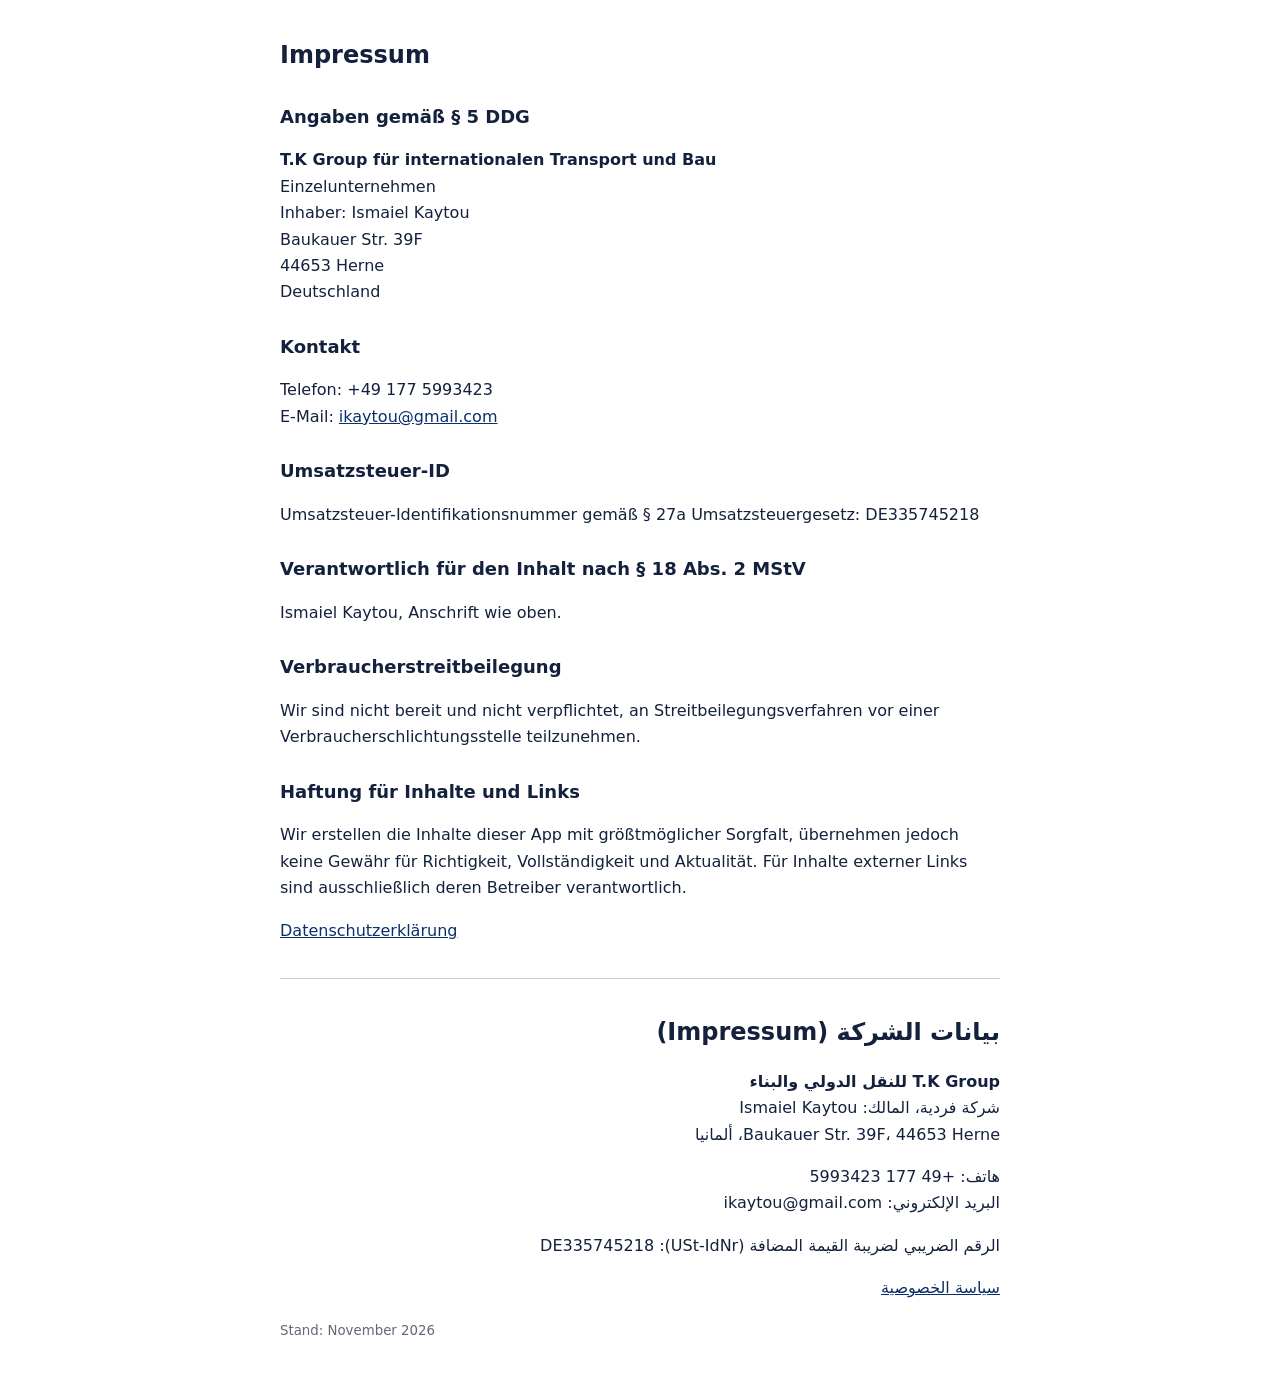
<file: impressum.html>
<!doctype html>
<html lang="de"><head><meta charset="utf-8"><meta name="viewport" content="width=device-width,initial-scale=1">
<title>Impressum · T.K Group</title>
<style>body{font-family:system-ui,Arial,sans-serif;max-width:720px;margin:0 auto;padding:20px;line-height:1.65;color:#14213d}h1{font-size:24px}h2{font-size:18px;margin-top:26px}hr{margin:34px 0;border:0;border-top:1px solid #ccd}.ar{direction:rtl;text-align:right}a{color:#0a2f6b}small{color:#667}</style></head><body>
<h1>Impressum</h1>
<h2>Angaben gemäß § 5 DDG</h2>
<p><b>T.K Group für internationalen Transport und Bau</b><br>
Einzelunternehmen<br>
Inhaber: Ismaiel Kaytou<br>
Baukauer Str. 39F<br>
44653 Herne<br>
Deutschland</p>
<h2>Kontakt</h2>
<p>Telefon: +49 177 5993423<br>
E-Mail: <a href="mailto:ikaytou@gmail.com">ikaytou@gmail.com</a></p>
<h2>Umsatzsteuer-ID</h2>
<p>Umsatzsteuer-Identifikationsnummer gemäß § 27a Umsatzsteuergesetz: DE335745218</p>
<h2>Verantwortlich für den Inhalt nach § 18 Abs. 2 MStV</h2>
<p>Ismaiel Kaytou, Anschrift wie oben.</p>
<h2>Verbraucherstreitbeilegung</h2>
<p>Wir sind nicht bereit und nicht verpflichtet, an Streitbeilegungsverfahren vor einer Verbraucherschlichtungsstelle teilzunehmen.</p>
<h2>Haftung für Inhalte und Links</h2>
<p>Wir erstellen die Inhalte dieser App mit größtmöglicher Sorgfalt, übernehmen jedoch keine Gewähr für Richtigkeit, Vollständigkeit und Aktualität. Für Inhalte externer Links sind ausschließlich deren Betreiber verantwortlich.</p>
<p><a href="privacy.html">Datenschutzerklärung</a></p>
<hr>
<div class="ar" dir="rtl" lang="ar">
<h1>بيانات الشركة (Impressum)</h1>
<p><b>T.K Group للنقل الدولي والبناء</b><br>
شركة فردية، المالك: Ismaiel Kaytou<br>
Baukauer Str. 39F، 44653 Herne، ألمانيا</p>
<p>هاتف: +49 177 5993423<br>
البريد الإلكتروني: ikaytou@gmail.com</p>
<p>الرقم الضريبي لضريبة القيمة المضافة (USt-IdNr): DE335745218</p>
<p><a href="privacy.html">سياسة الخصوصية</a></p>
</div>
<p><small>Stand: November 2026</small></p>
</body></html>
</file>
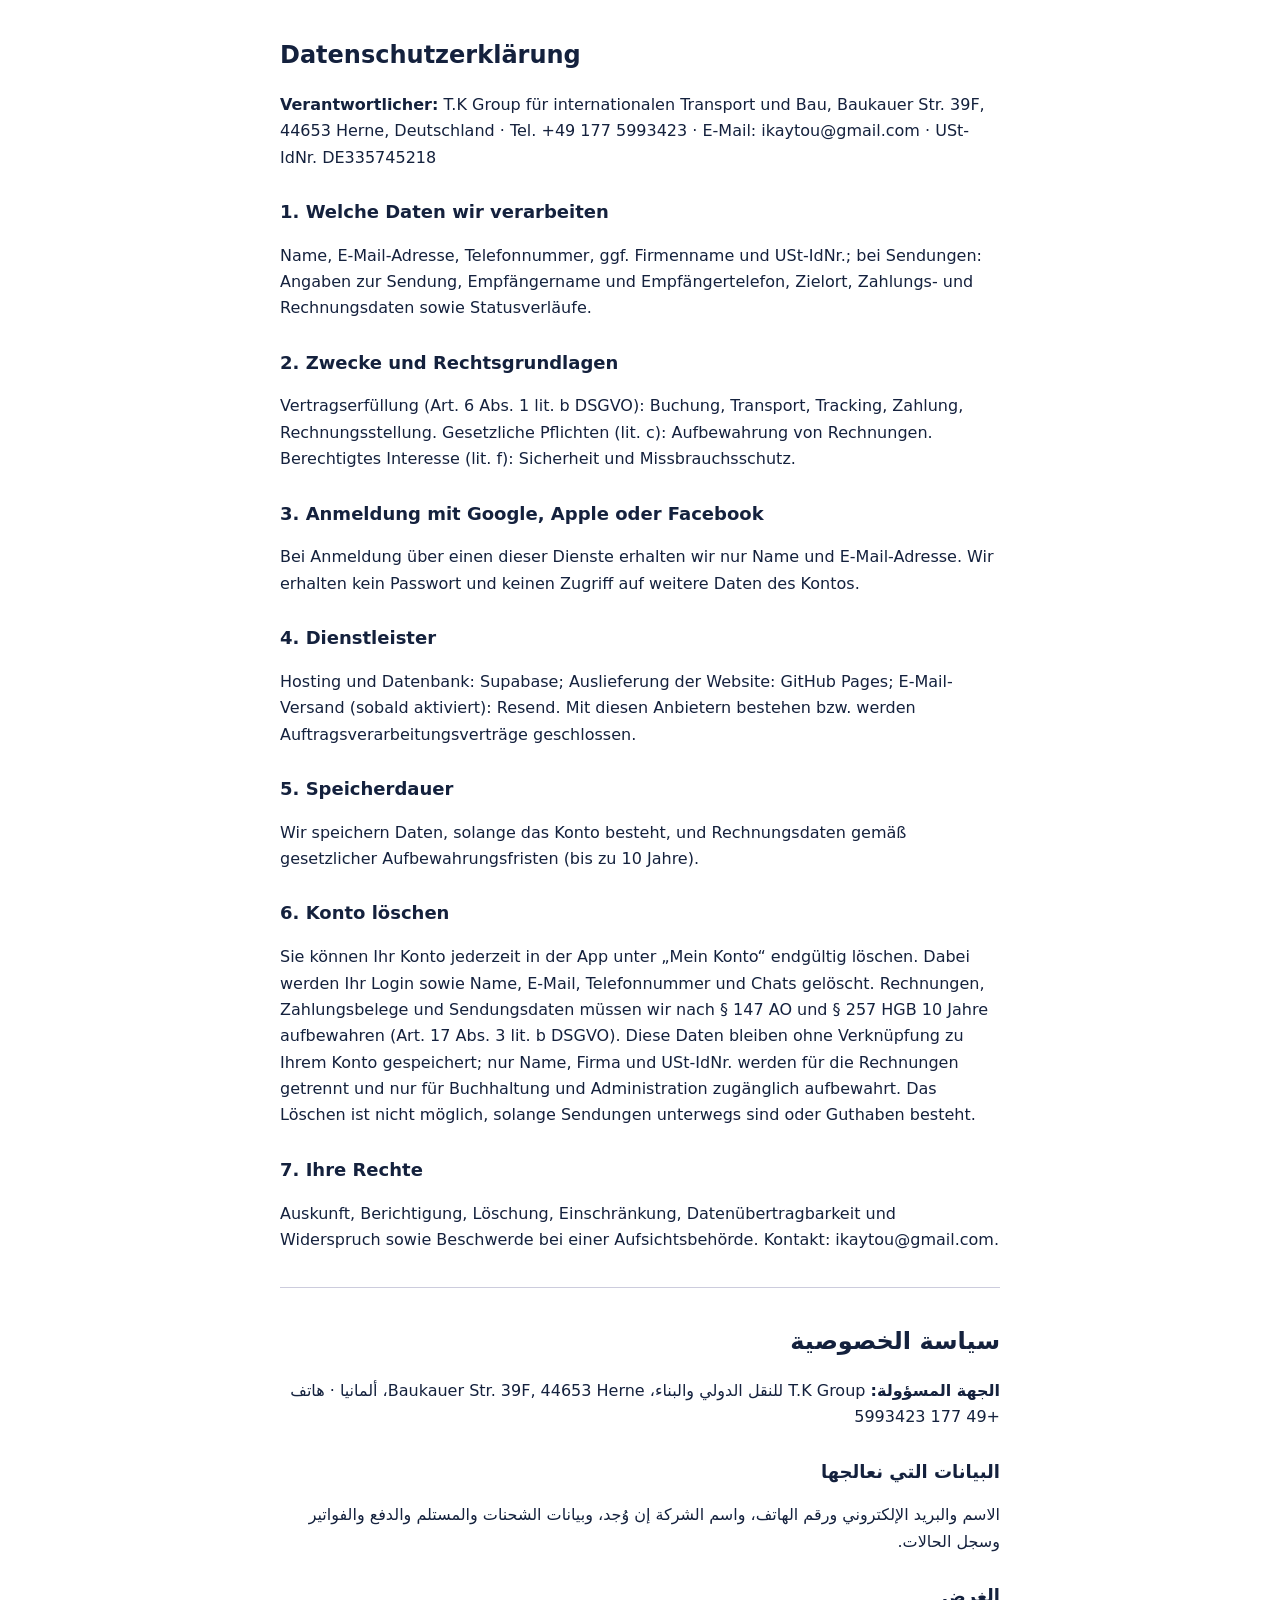
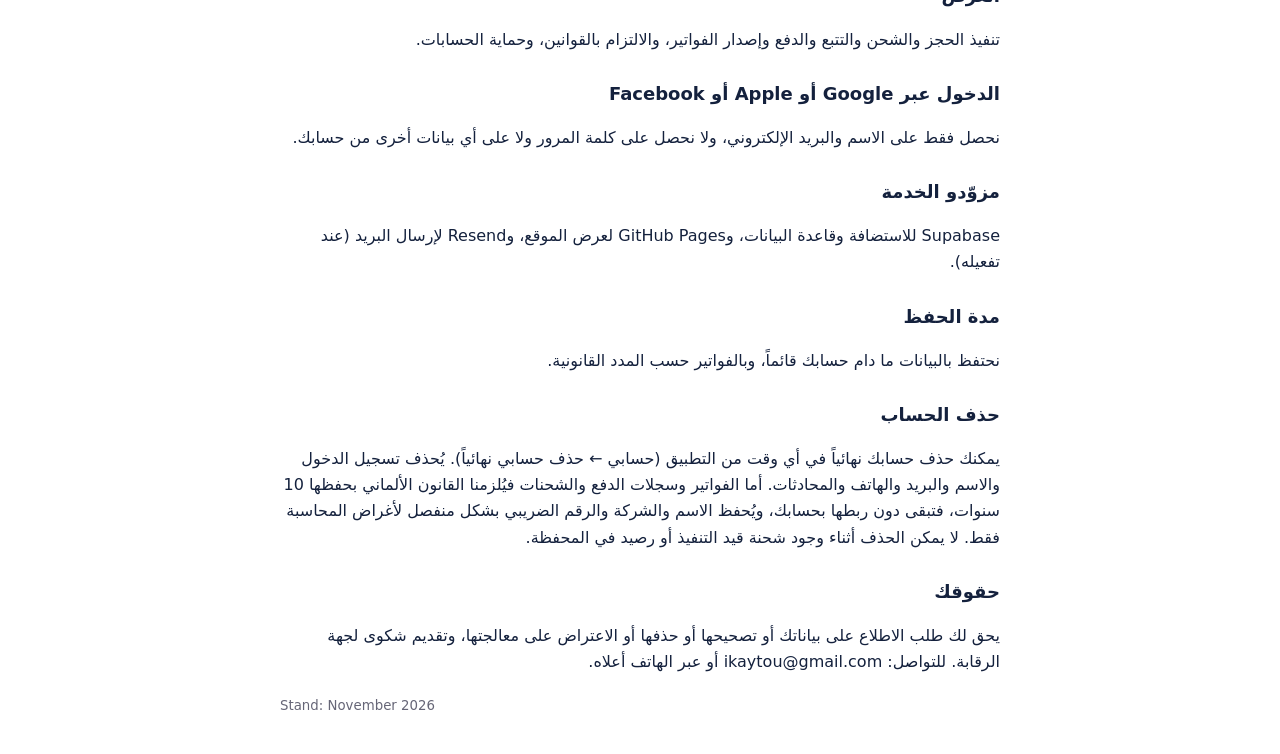
<file: privacy.html>
<!doctype html>
<html lang="de"><head><meta charset="utf-8"><meta name="viewport" content="width=device-width,initial-scale=1">
<title>Datenschutz · T.K Group</title>
<style>body{font-family:system-ui,Arial,sans-serif;max-width:720px;margin:0 auto;padding:20px;line-height:1.65;color:#14213d}h1{font-size:24px}h2{font-size:18px;margin-top:26px}hr{margin:34px 0;border:0;border-top:1px solid #ccd}.ar{direction:rtl;text-align:right}small{color:#667}</style></head><body>
<h1>Datenschutzerklärung</h1>
<p><b>Verantwortlicher:</b> T.K Group für internationalen Transport und Bau, Baukauer Str. 39F, 44653 Herne, Deutschland · Tel. +49 177 5993423 · E-Mail: ikaytou@gmail.com · USt-IdNr. DE335745218</p>
<h2>1. Welche Daten wir verarbeiten</h2>
<p>Name, E-Mail-Adresse, Telefonnummer, ggf. Firmenname und USt-IdNr.; bei Sendungen: Angaben zur Sendung, Empfängername und Empfängertelefon, Zielort, Zahlungs- und Rechnungsdaten sowie Statusverläufe.</p>
<h2>2. Zwecke und Rechtsgrundlagen</h2>
<p>Vertragserfüllung (Art. 6 Abs. 1 lit. b DSGVO): Buchung, Transport, Tracking, Zahlung, Rechnungsstellung. Gesetzliche Pflichten (lit. c): Aufbewahrung von Rechnungen. Berechtigtes Interesse (lit. f): Sicherheit und Missbrauchsschutz.</p>
<h2>3. Anmeldung mit Google, Apple oder Facebook</h2>
<p>Bei Anmeldung über einen dieser Dienste erhalten wir nur Name und E-Mail-Adresse. Wir erhalten kein Passwort und keinen Zugriff auf weitere Daten des Kontos.</p>
<h2>4. Dienstleister</h2>
<p>Hosting und Datenbank: Supabase; Auslieferung der Website: GitHub Pages; E-Mail-Versand (sobald aktiviert): Resend. Mit diesen Anbietern bestehen bzw. werden Auftragsverarbeitungsverträge geschlossen.</p>
<h2>5. Speicherdauer</h2>
<p>Wir speichern Daten, solange das Konto besteht, und Rechnungsdaten gemäß gesetzlicher Aufbewahrungsfristen (bis zu 10 Jahre).</p>
<h2>6. Konto löschen</h2>
<p>Sie können Ihr Konto jederzeit in der App unter „Mein Konto“ endgültig löschen. Dabei werden Ihr Login sowie Name, E-Mail, Telefonnummer und Chats gelöscht. Rechnungen, Zahlungsbelege und Sendungsdaten müssen wir nach § 147 AO und § 257 HGB 10 Jahre aufbewahren (Art. 17 Abs. 3 lit. b DSGVO). Diese Daten bleiben ohne Verknüpfung zu Ihrem Konto gespeichert; nur Name, Firma und USt-IdNr. werden für die Rechnungen getrennt und nur für Buchhaltung und Administration zugänglich aufbewahrt. Das Löschen ist nicht möglich, solange Sendungen unterwegs sind oder Guthaben besteht.</p>
<h2>7. Ihre Rechte</h2>
<p>Auskunft, Berichtigung, Löschung, Einschränkung, Datenübertragbarkeit und Widerspruch sowie Beschwerde bei einer Aufsichtsbehörde. Kontakt: ikaytou@gmail.com.</p>
<hr>
<div class="ar" dir="rtl" lang="ar">
<h1>سياسة الخصوصية</h1>
<p><b>الجهة المسؤولة:</b> T.K Group للنقل الدولي والبناء، Baukauer Str. 39F, 44653 Herne، ألمانيا · هاتف +49 177 5993423</p>
<h2>البيانات التي نعالجها</h2>
<p>الاسم والبريد الإلكتروني ورقم الهاتف، واسم الشركة إن وُجد، وبيانات الشحنات والمستلم والدفع والفواتير وسجل الحالات.</p>
<h2>الغرض</h2>
<p>تنفيذ الحجز والشحن والتتبع والدفع وإصدار الفواتير، والالتزام بالقوانين، وحماية الحسابات.</p>
<h2>الدخول عبر Google أو Apple أو Facebook</h2>
<p>نحصل فقط على الاسم والبريد الإلكتروني، ولا نحصل على كلمة المرور ولا على أي بيانات أخرى من حسابك.</p>
<h2>مزوّدو الخدمة</h2>
<p>Supabase للاستضافة وقاعدة البيانات، وGitHub Pages لعرض الموقع، وResend لإرسال البريد (عند تفعيله).</p>
<h2>مدة الحفظ</h2>
<p>نحتفظ بالبيانات ما دام حسابك قائماً، وبالفواتير حسب المدد القانونية.</p>
<h2>حذف الحساب</h2>
<p>يمكنك حذف حسابك نهائياً في أي وقت من التطبيق (حسابي ← حذف حسابي نهائياً). يُحذف تسجيل الدخول والاسم والبريد والهاتف والمحادثات. أما الفواتير وسجلات الدفع والشحنات فيُلزمنا القانون الألماني بحفظها 10 سنوات، فتبقى دون ربطها بحسابك، ويُحفظ الاسم والشركة والرقم الضريبي بشكل منفصل لأغراض المحاسبة فقط. لا يمكن الحذف أثناء وجود شحنة قيد التنفيذ أو رصيد في المحفظة.</p>
<h2>حقوقك</h2>
<p>يحق لك طلب الاطلاع على بياناتك أو تصحيحها أو حذفها أو الاعتراض على معالجتها، وتقديم شكوى لجهة الرقابة. للتواصل: ikaytou@gmail.com أو عبر الهاتف أعلاه.</p>
</div>
<p><small>Stand: November 2026</small></p>
</body></html>
</file>
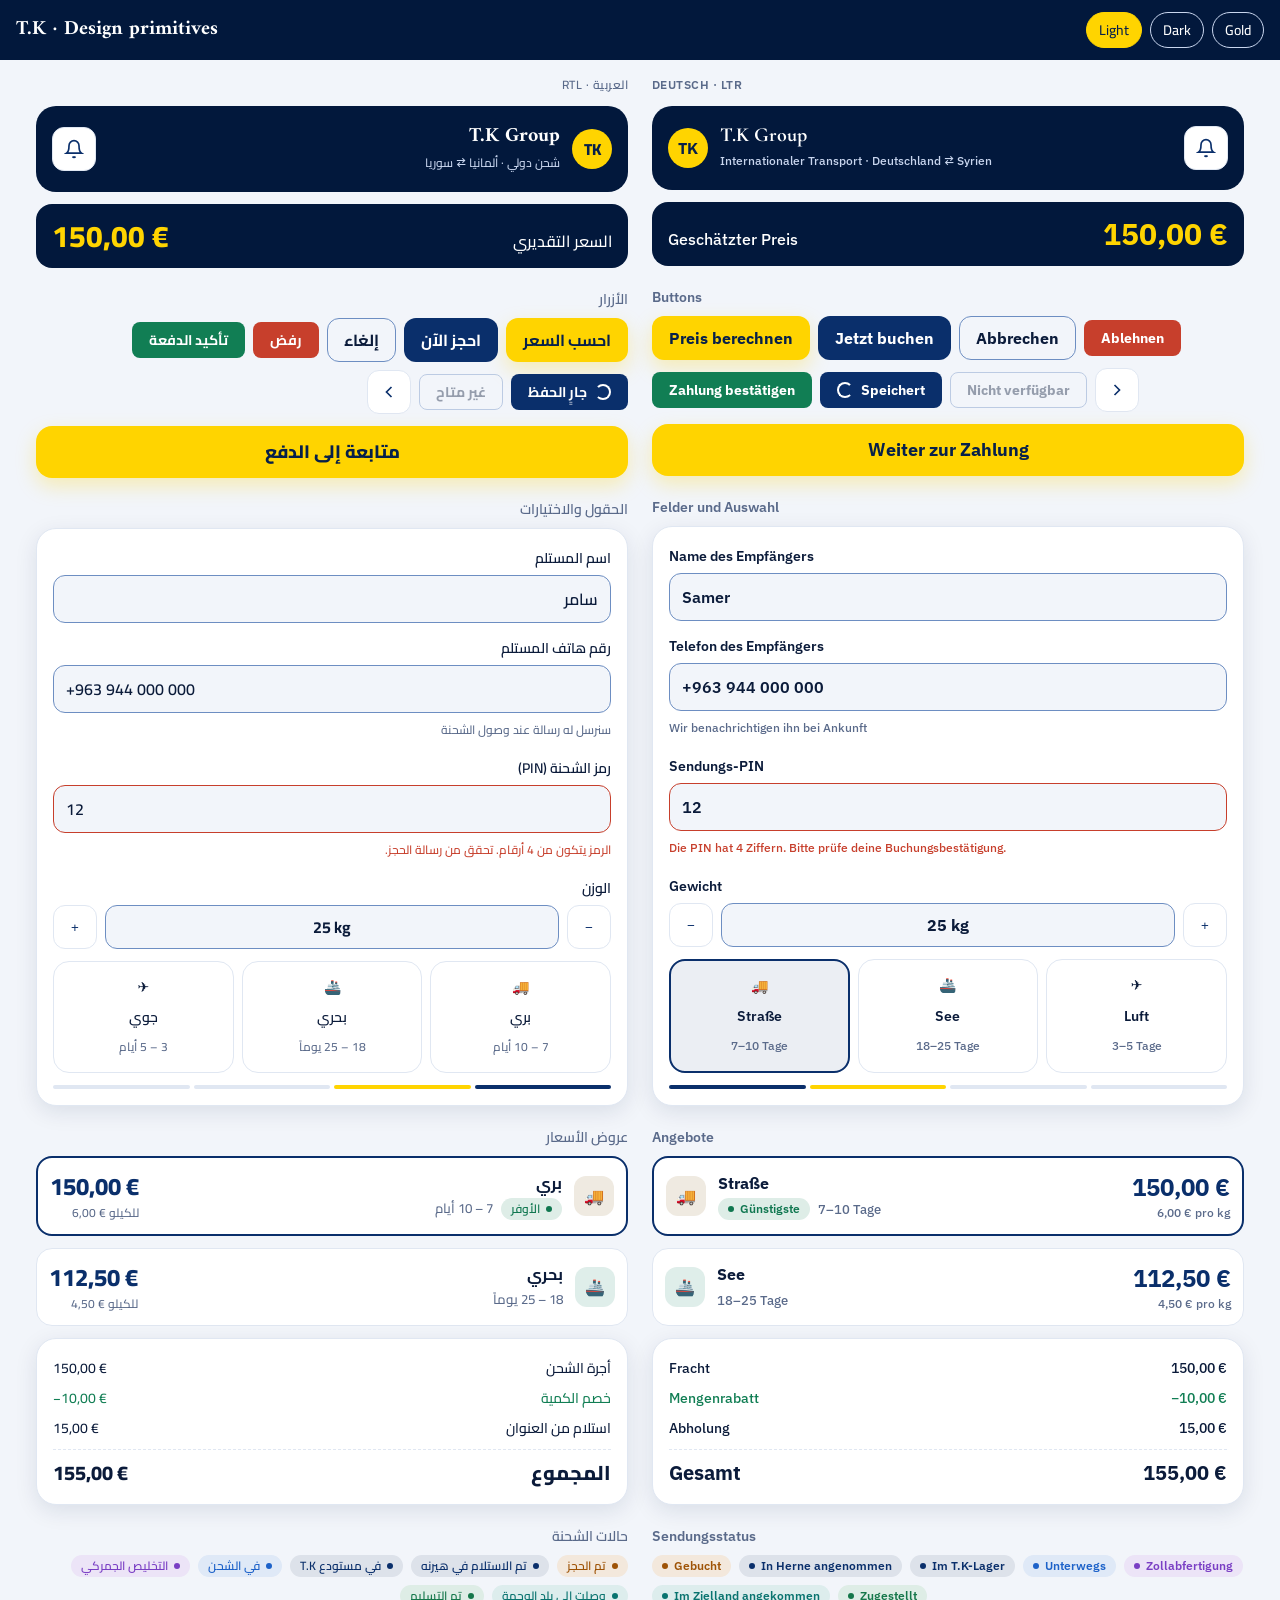
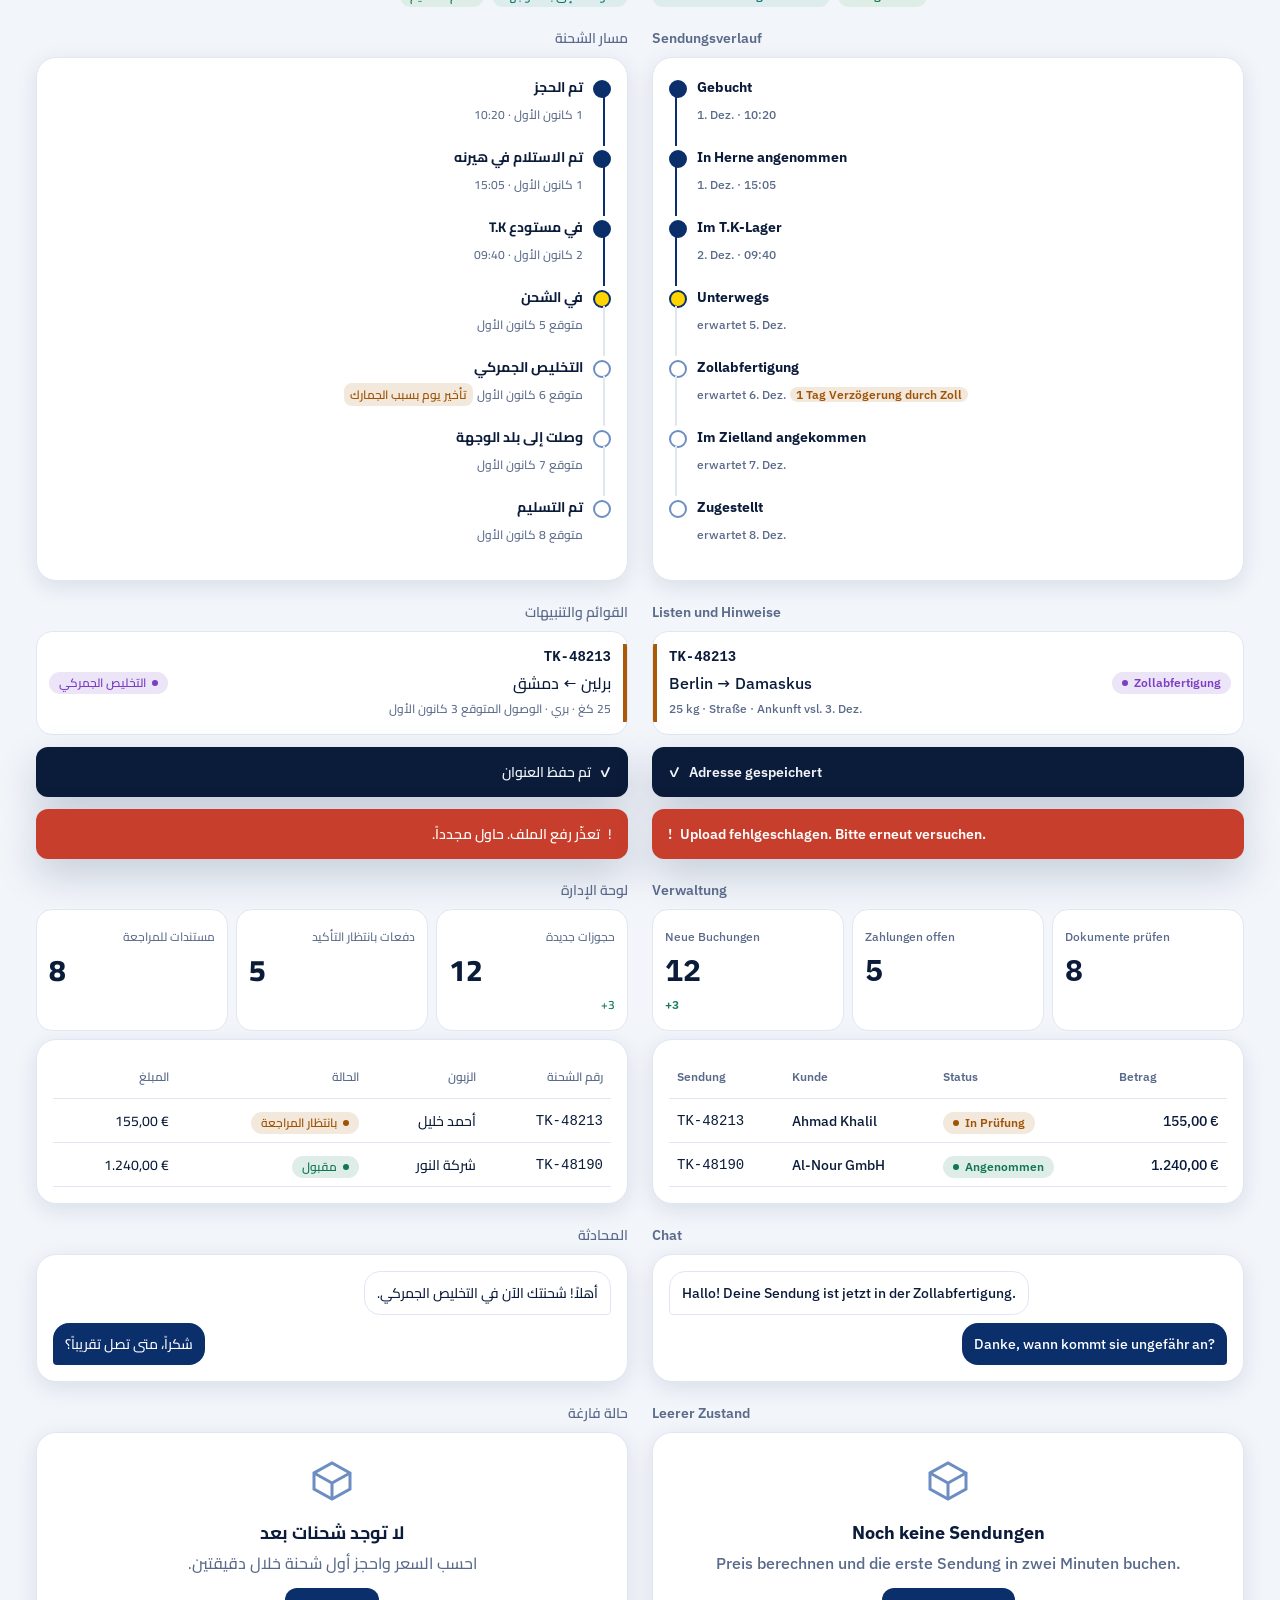
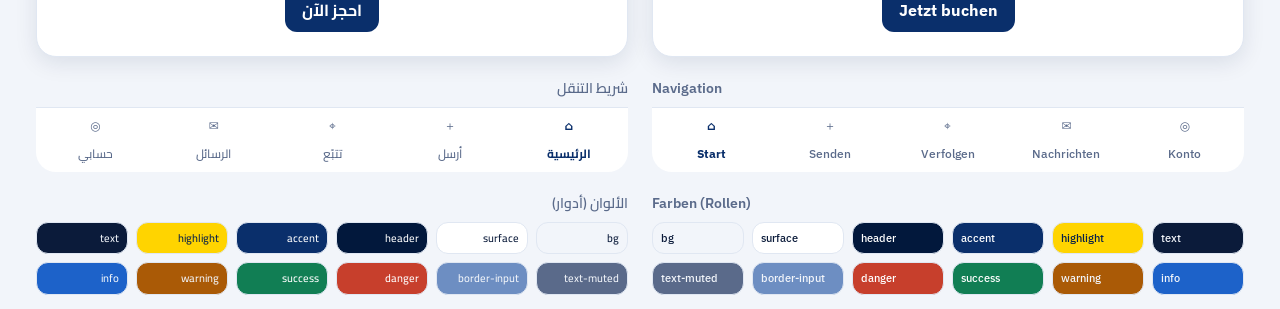
<file: replica/design/primitives.html>
<!doctype html>
<html lang="ar" data-theme="light">
<head>
<meta charset="utf-8">
<meta name="viewport" content="width=device-width,initial-scale=1">
<title>T.K Design Primitives</title>
<link rel="preconnect" href="https://fonts.googleapis.com">
<link href="https://fonts.googleapis.com/css2?family=Cairo:wght@400;500;600;700;800&family=IBM+Plex+Sans:wght@400;500;600;700&family=IBM+Plex+Sans+Arabic:wght@400;500;600;700&family=Amiri:wght@700&family=Cormorant+Garamond:wght@700&display=swap" rel="stylesheet">
<link rel="stylesheet" href="tokens.css">
<style>
/* Reference implementation of the components in components.md.
   Logical properties only, so one markup serves RTL (ar) and LTR (de). */
*{box-sizing:border-box}
body{margin:0;background:var(--c-bg);color:var(--c-text);font:var(--weight-base) var(--text-base)/var(--leading-base) var(--font-ui);font-variant-numeric:lining-nums tabular-nums}
[lang="de"]{--font-ui:var(--font-sans-latin);--font-display:var(--font-display-latin)}
[lang="ar"]{--font-ui:var(--font-sans-ar);--font-display:var(--font-display-ar)}
.bar{position:sticky;top:0;z-index:var(--z-sticky);display:flex;gap:var(--space-2);align-items:center;flex-wrap:wrap;padding:var(--space-3) var(--space-4);background:var(--c-header);color:var(--c-on-header)}
.bar b{font-family:var(--font-display);font-size:var(--text-lg);margin-inline-end:auto}
.bar button{min-height:36px;padding:0 var(--space-3);border-radius:var(--radius-pill);border:1px solid var(--c-on-header-muted);background:transparent;color:var(--c-on-header);font:inherit;font-size:var(--text-sm);cursor:pointer}
.bar button[aria-pressed="true"]{background:var(--c-highlight);color:var(--c-on-highlight);border-color:var(--c-highlight)}
.grid{display:grid;grid-template-columns:1fr;gap:var(--space-6);padding:var(--space-4);max-width:1240px;margin-inline:auto}
@media(min-width:1024px){.grid{grid-template-columns:1fr 1fr}}
.pane{font-family:var(--font-ui);min-width:0}
.pane>h2{font:var(--weight-xs) var(--text-xs)/var(--leading-xs) var(--font-ui);letter-spacing:.04em;text-transform:uppercase;color:var(--c-text-muted);margin:0 0 var(--space-3)}
h3{font-size:var(--text-sm);line-height:var(--leading-sm);color:var(--c-text-muted);margin:var(--space-5) 0 var(--space-2);font-weight:600}
.card{background:var(--c-surface);border:1px solid var(--c-border);border-radius:var(--radius-xl);box-shadow:var(--shadow-card);padding:var(--space-4)}
.row{display:flex;gap:var(--space-2);flex-wrap:wrap;align-items:center}
.stack{display:grid;gap:var(--space-3)}
/* header */
.apphead{display:flex;align-items:center;gap:var(--space-3);background:var(--c-header);color:var(--c-on-header);border-radius:var(--radius-xl);padding:var(--space-4)}
.logo{width:40px;height:40px;border-radius:50%;background:var(--c-highlight);color:var(--c-on-highlight);display:grid;place-items:center;font-weight:800}
.apphead b{font-family:var(--font-display);font-size:var(--text-lg)}
.apphead small{display:block;color:var(--c-on-header-muted);font-size:var(--text-xs)}
.apphead .end{margin-inline-start:auto}
.hero-price{margin-top:var(--space-3);background:var(--c-header);color:var(--c-on-header);border-radius:var(--radius-lg);padding:var(--space-3) var(--space-4);display:flex;justify-content:space-between;align-items:baseline}
.hero-price b{color:var(--c-highlight);font-size:var(--text-2xl);line-height:var(--leading-2xl);font-weight:800}
/* buttons */
.btn{min-height:44px;padding:0 var(--space-4);border-radius:var(--radius-md);border:1px solid transparent;font:inherit;font-weight:700;cursor:pointer;display:inline-flex;align-items:center;gap:var(--space-2);transition:transform var(--motion-fast) var(--motion-ease)}
.btn:active{transform:scale(.98)}
.btn:focus-visible,.field input:focus-visible,.opt label:focus-within,.iconbtn:focus-visible,.tab:focus-visible{outline:2px solid var(--c-focus);outline-offset:2px}
.btn.primary{background:var(--c-highlight);color:var(--c-on-highlight);box-shadow:var(--shadow-cta)}
.btn.secondary{background:var(--c-accent);color:var(--c-on-accent)}
.btn.ghost{background:transparent;color:var(--c-text);border-color:var(--c-border-input)}
.btn.danger{background:var(--c-danger);color:var(--c-on-danger)}
.btn.success{background:var(--c-success);color:var(--c-on-success)}
.btn.lg{min-height:52px;width:100%;justify-content:center;border-radius:var(--radius-lg);font-size:var(--text-md);font-weight:800}
.btn.sm{min-height:36px;border-radius:var(--radius-sm);font-size:var(--text-sm)}
.btn[disabled]{opacity:.4;cursor:not-allowed}
.spin{width:16px;height:16px;border-radius:50%;border:2px solid currentColor;border-inline-end-color:transparent;animation:r 800ms linear infinite}
@keyframes r{to{transform:rotate(360deg)}}
@media(prefers-reduced-motion:reduce){.spin{animation:none}}
.iconbtn{width:44px;height:44px;border-radius:var(--radius-md);border:1px solid var(--c-border);background:var(--c-surface);color:var(--c-accent);display:grid;place-items:center;cursor:pointer}
[dir="rtl"] .flip{transform:scaleX(-1)}
/* fields */
.field{display:grid;gap:var(--space-1)}
.field label{font-size:var(--text-sm);font-weight:600}
.field input{height:48px;padding:0 var(--space-3);border-radius:var(--radius-md);border:1px solid var(--c-border-input);background:var(--c-bg);color:var(--c-text);font:inherit;font-weight:600}
.field input:hover{border-color:var(--c-accent)}
.field .help{font-size:var(--text-xs);color:var(--c-text-muted)}
.field.err input{border-color:var(--c-danger)}
.field.err .help{color:var(--c-danger)}
.stepper{display:grid;grid-template-columns:44px 1fr 44px;gap:var(--space-2);align-items:center}
.stepper input{text-align:center}
/* option group */
.opt{display:grid;grid-template-columns:repeat(3,1fr);gap:var(--space-2);border:0;padding:0;margin:0}
.opt label{border:1.5px solid var(--c-border);background:var(--c-surface);border-radius:var(--radius-lg);padding:var(--space-3) var(--space-1);display:grid;justify-items:center;gap:var(--space-1);font-size:var(--text-sm);font-weight:600;cursor:pointer;position:relative}
.opt input{position:absolute;opacity:0}
.opt label:has(input:checked){border:2px solid var(--c-accent);background:color-mix(in srgb,var(--c-accent) 8%,var(--c-surface))}
.opt small{color:var(--c-text-muted);font-weight:500;font-size:var(--text-xs)}
/* chips */
.chip{display:inline-flex;align-items:center;gap:6px;border-radius:var(--radius-pill);padding:2px 10px;font-size:var(--text-xs);line-height:var(--leading-xs);font-weight:600}
.chip::before{content:"";width:6px;height:6px;border-radius:50%;background:currentColor}
/* quote card + breakdown */
.quote{display:grid;grid-template-columns:auto 1fr auto;gap:var(--space-3);align-items:center;border:1.5px solid var(--c-border);border-radius:var(--radius-lg);padding:var(--space-3);background:var(--c-surface)}
.quote.sel{border:2px solid var(--c-accent)}
.quote .ic{width:40px;height:40px;border-radius:var(--radius-md);display:grid;place-items:center}
.quote .price{font-size:var(--text-xl);line-height:var(--leading-xl);font-weight:800;color:var(--c-accent);text-align:end}
.quote .price small{display:block;font-size:var(--text-xs);line-height:var(--leading-xs);color:var(--c-text-muted);font-weight:500}
.brk{display:grid;gap:var(--space-1);font-size:var(--text-sm)}
.brk div{display:flex;justify-content:space-between}
.brk .disc{color:var(--c-success)}
.brk .tot{border-top:1px dashed var(--c-border);padding-top:var(--space-2);margin-top:var(--space-1);font-size:var(--text-lg);line-height:var(--leading-lg);font-weight:800}
/* progress */
.prog{display:flex;gap:var(--space-1)}
.prog i{flex:1;height:4px;border-radius:4px;background:var(--c-border)}
.prog i.done{background:var(--c-accent)}.prog i.cur{background:var(--c-highlight)}
/* timeline */
.tl{list-style:none;margin:0;padding:0}
.tl li{position:relative;padding-inline-start:28px;padding-bottom:var(--space-4)}
.tl li::before{content:"";position:absolute;inset-inline-start:0;top:6px;width:14px;height:14px;border-radius:50%;background:var(--c-surface);border:2px solid var(--c-border-input)}
.tl li::after{content:"";position:absolute;inset-inline-start:6px;top:22px;bottom:-2px;width:2px;background:var(--c-border)}
.tl li:last-child::after{display:none}
.tl li.done::before{background:var(--c-accent);border-color:var(--c-accent)}
.tl li.done::after{background:var(--c-accent)}
.tl li.cur::before{background:var(--c-highlight);border-color:var(--c-accent)}
.tl b{display:block;font-size:var(--text-sm)}
.tl span{font-size:var(--text-xs);color:var(--c-text-muted)}
.tl .late{color:var(--c-warning-on-tint);background:var(--c-warning-tint);border-radius:var(--radius-sm);padding:0 6px;font-weight:600}
/* shipment card */
.ship{display:grid;grid-template-columns:4px 1fr auto;gap:var(--space-3);align-items:center;background:var(--c-surface);border:1px solid var(--c-border);border-radius:var(--radius-lg);padding:var(--space-3);padding-inline-start:0;overflow:hidden}
.ship .urg{align-self:stretch;background:var(--c-warning)}
.ship .id{font-family:var(--font-mono);font-size:var(--text-sm);font-weight:700}
.ship .meta{font-size:var(--text-xs);color:var(--c-text-muted)}
/* table */
.tbl{width:100%;border-collapse:collapse;font-size:var(--text-sm)}
.tbl th{text-align:start;color:var(--c-text-muted);font-weight:600;font-size:var(--text-xs);border-bottom:1px solid var(--c-border);padding:var(--space-2)}
.tbl td{border-bottom:1px solid var(--c-border);padding:var(--space-2)}
.tbl td.num{text-align:end}
/* kpi */
.kpis{display:grid;grid-template-columns:repeat(3,1fr);gap:var(--space-2)}
.kpi{background:var(--c-surface);border:1px solid var(--c-border);border-radius:var(--radius-lg);padding:var(--space-3)}
.kpi span{font-size:var(--text-xs);color:var(--c-text-muted)}
.kpi b{display:block;font-size:var(--text-2xl);line-height:var(--leading-2xl);font-weight:800}
.kpi em{font-style:normal;font-size:var(--text-xs);color:var(--c-success);font-weight:600}
/* toast, empty, tabbar, chat */
.toast{display:flex;gap:var(--space-2);align-items:center;background:var(--c-text);color:var(--c-bg);border-radius:var(--radius-md);padding:var(--space-3) var(--space-4);box-shadow:var(--shadow-pop);font-size:var(--text-sm);font-weight:600}
.toast.err{background:var(--c-danger);color:var(--c-on-danger)}
.empty{text-align:center;padding:var(--space-6) var(--space-4);color:var(--c-text-muted)}
.empty svg{color:var(--c-border-input)}
.empty b{display:block;color:var(--c-text);font-size:var(--text-md);margin:var(--space-2) 0 var(--space-1)}
.tabbar{display:grid;grid-template-columns:repeat(5,1fr);background:var(--c-surface);border-top:1px solid var(--c-border);border-radius:0 0 var(--radius-xl) var(--radius-xl)}
.tab{min-height:64px;display:grid;place-items:center;align-content:center;gap:2px;border:0;background:none;color:var(--c-text-muted);font:inherit;font-size:var(--text-xs);cursor:pointer}
.tab[aria-current="page"]{color:var(--c-accent);font-weight:700}
.chat{display:grid;gap:var(--space-2)}
.msg{max-width:78%;padding:var(--space-2) var(--space-3);border-radius:var(--radius-lg);font-size:var(--text-sm)}
.msg.me{justify-self:end;background:var(--c-accent);color:var(--c-on-accent);border-end-end-radius:4px}
.msg.them{justify-self:start;background:var(--c-surface-raised);border:1px solid var(--c-border);border-end-start-radius:4px}
.sw{display:grid;grid-template-columns:repeat(auto-fill,minmax(92px,1fr));gap:var(--space-2)}
.sw div{border-radius:var(--radius-md);padding:var(--space-2);font-size:11px;line-height:1.3;border:1px solid var(--c-border)}
bdi{font-family:var(--font-mono)}
/* Money, weights and signed numbers are LTR runs inside Arabic text.
   Without this, "150,00 €" renders as "€ 150,00" and "−10,00 €" as "10,00−". */
.money,.hero-price b,.quote .price,.brk div>span:last-child,.tbl td.num,.kpi b,.kpi em{direction:ltr;unicode-bidi:isolate}
.quote .price small{direction:inherit}
</style>
</head>
<body>
<div class="bar" role="toolbar" aria-label="Theme">
  <b>T.K · Design primitives</b>
  <button data-t="light" aria-pressed="true">Light</button>
  <button data-t="dark" aria-pressed="false">Dark</button>
  <button data-t="gold" aria-pressed="false">Gold</button>
</div>

<main class="grid" id="grid"></main>

<template id="pane">
<section class="pane">
  <h2 data-k="pane"></h2>

  <div class="apphead">
    <div class="logo">TK</div>
    <div><b>T.K Group</b><small data-k="tagline"></small></div>
    <button class="iconbtn end" data-k-aria="notif"><svg width="20" height="20" viewBox="0 0 24 24" fill="none" stroke="currentColor" stroke-width="2"><path d="M6 8a6 6 0 0 1 12 0c0 7 3 9 3 9H3s3-2 3-9"/><path d="M10.3 21a1.94 1.94 0 0 0 3.4 0"/></svg></button>
  </div>
  <div class="hero-price"><span data-k="est"></span><b data-k="price"></b></div>

  <h3 data-k="h-buttons"></h3>
  <div class="row">
    <button class="btn primary" data-k="b-price"></button>
    <button class="btn secondary" data-k="b-book"></button>
    <button class="btn ghost" data-k="b-cancel"></button>
    <button class="btn danger sm" data-k="b-reject"></button>
    <button class="btn success sm" data-k="b-confirm"></button>
    <button class="btn secondary sm" aria-busy="true"><span class="spin" aria-hidden="true"></span><span data-k="b-saving"></span></button>
    <button class="btn ghost sm" disabled data-k="b-disabled"></button>
    <button class="iconbtn" data-k-aria="next"><svg class="flip" width="20" height="20" viewBox="0 0 24 24" fill="none" stroke="currentColor" stroke-width="2"><path d="m9 18 6-6-6-6"/></svg></button>
  </div>
  <div style="margin-top:var(--space-3)"><button class="btn primary lg" data-k="b-cta"></button></div>

  <h3 data-k="h-fields"></h3>
  <div class="card stack">
    <div class="field"><label data-k="f-name"></label><input data-k-val="v-name"></div>
    <div class="field"><label data-k="f-phone"></label><input dir="ltr" inputmode="tel" value="+963 944 000 000"><span class="help" data-k="f-phone-h"></span></div>
    <div class="field err"><label data-k="f-pin"></label><input dir="ltr" value="12" aria-invalid="true"><span class="help" data-k="f-pin-e"></span></div>
    <div class="field"><label data-k="f-weight"></label>
      <div class="stepper"><button class="iconbtn" aria-label="-">−</button><input value="25 kg" dir="ltr" style="height:44px;border-radius:var(--radius-md);border:1px solid var(--c-border-input);background:var(--c-bg);color:var(--c-text);font:inherit;font-weight:700;text-align:center"><button class="iconbtn" aria-label="+">+</button></div></div>
    <fieldset class="opt" role="radiogroup">
      <label><input type="radio" name="m" checked>🚚<span data-k="road"></span><small data-k="road-d"></small></label>
      <label><input type="radio" name="m">🚢<span data-k="sea"></span><small data-k="sea-d"></small></label>
      <label><input type="radio" name="m">✈️<span data-k="air"></span><small data-k="air-d"></small></label>
    </fieldset>
    <div class="prog" aria-label="2 / 4"><i class="done"></i><i class="cur"></i><i></i><i></i></div>
  </div>

  <h3 data-k="h-quote"></h3>
  <div class="stack">
    <div class="quote sel"><div class="ic" style="background:var(--c-mode-road-tint);color:var(--c-mode-road-on-tint)">🚚</div><div><b data-k="road"></b><div class="row"><span class="chip" style="background:var(--c-success-tint);color:var(--c-success-on-tint)" data-k="cheapest"></span><small style="color:var(--c-text-muted)" data-k="days"></small></div></div><div class="price" data-k="q1"></div></div>
    <div class="quote"><div class="ic" style="background:var(--c-mode-sea-tint);color:var(--c-mode-sea-on-tint)">🚢</div><div><b data-k="sea"></b><div class="row"><small style="color:var(--c-text-muted)" data-k="days2"></small></div></div><div class="price" data-k="q2"></div></div>
    <div class="card brk">
      <div><span data-k="freight"></span><span data-k="a1"></span></div>
      <div class="disc"><span data-k="disc"></span><span data-k="a2"></span></div>
      <div><span data-k="pickup"></span><span data-k="a3"></span></div>
      <div class="tot"><span data-k="total"></span><span data-k="a4"></span></div>
    </div>
  </div>

  <h3 data-k="h-status"></h3>
  <div class="row" data-chips></div>

  <h3 data-k="h-track"></h3>
  <div class="card">
    <ol class="tl" data-tl></ol>
  </div>

  <h3 data-k="h-list"></h3>
  <div class="stack">
    <div class="ship"><i class="urg"></i><div><div class="id"><bdi dir="ltr">TK-48213</bdi></div><div data-k="route"></div><div class="meta" data-k="meta"></div></div><span class="chip" style="background:var(--c-status-4-tint);color:var(--c-status-4-on-tint)" data-s="4"></span></div>
    <div class="toast" role="status">✓ <span data-k="toast"></span></div>
    <div class="toast err" role="alert">! <span data-k="toast-e"></span></div>
  </div>

  <h3 data-k="h-admin"></h3>
  <div class="kpis">
    <div class="kpi"><span data-k="k1"></span><b>12</b><em>+3</em></div>
    <div class="kpi"><span data-k="k2"></span><b>5</b></div>
    <div class="kpi"><span data-k="k3"></span><b>8</b></div>
  </div>
  <div class="card" style="margin-top:var(--space-2);overflow-x:auto">
    <table class="tbl">
      <thead><tr><th data-k="t-id"></th><th data-k="t-cust"></th><th data-k="t-st"></th><th class="num" data-k="t-amt"></th></tr></thead>
      <tbody>
        <tr><td><bdi dir="ltr">TK-48213</bdi></td><td data-k="c1"></td><td><span class="chip" style="background:var(--c-warning-tint);color:var(--c-warning-on-tint)" data-k="pending"></span></td><td class="num" data-k="a4"></td></tr>
        <tr><td><bdi dir="ltr">TK-48190</bdi></td><td data-k="c2"></td><td><span class="chip" style="background:var(--c-success-tint);color:var(--c-success-on-tint)" data-k="accepted"></span></td><td class="num" data-k="a5"></td></tr>
      </tbody>
    </table>
  </div>

  <h3 data-k="h-chat"></h3>
  <div class="card chat" role="log">
    <div class="msg them" data-k="m1"></div>
    <div class="msg me" data-k="m2"></div>
  </div>

  <h3 data-k="h-empty"></h3>
  <div class="card empty">
    <svg width="48" height="48" viewBox="0 0 24 24" fill="none" stroke="currentColor" stroke-width="1.5"><path d="M21 8 12 3 3 8v8l9 5 9-5z"/><path d="m3 8 9 5 9-5M12 13v8"/></svg>
    <b data-k="e-t"></b><span data-k="e-d"></span>
    <div style="margin-top:var(--space-3)"><button class="btn secondary" data-k="b-book"></button></div>
  </div>

  <h3 data-k="h-nav"></h3>
  <nav class="tabbar" data-k-aria="nav">
    <button class="tab" aria-current="page">⌂<span data-k="n1"></span></button>
    <button class="tab">＋<span data-k="n2"></span></button>
    <button class="tab">⌖<span data-k="n3"></span></button>
    <button class="tab">✉<span data-k="n4"></span></button>
    <button class="tab">◎<span data-k="n5"></span></button>
  </nav>

  <h3 data-k="h-tokens"></h3>
  <div class="sw" data-sw></div>
</section>
</template>

<script>
const T={
ar:{pane:"العربية · RTL",tagline:"شحن دولي · ألمانيا ⇄ سوريا",notif:"الإشعارات",est:"السعر التقديري",price:"150,00 €","h-buttons":"الأزرار","b-price":"احسب السعر","b-book":"احجز الآن","b-cancel":"إلغاء","b-reject":"رفض","b-confirm":"تأكيد الدفعة","b-saving":"جارٍ الحفظ","b-disabled":"غير متاح",next:"التالي","b-cta":"متابعة إلى الدفع","h-fields":"الحقول والاختيارات","f-name":"اسم المستلم","v-name":"سامر","f-phone":"رقم هاتف المستلم","f-phone-h":"سنرسل له رسالة عند وصول الشحنة","f-pin":"رمز الشحنة (PIN)","f-pin-e":"الرمز يتكون من 4 أرقام. تحقق من رسالة الحجز.","f-weight":"الوزن",road:"بري","road-d":"7 – 10 أيام",sea:"بحري","sea-d":"18 – 25 يوماً",air:"جوي","air-d":"3 – 5 أيام","h-quote":"عروض الأسعار",cheapest:"الأوفر",days:"7 – 10 أيام",days2:"18 – 25 يوماً",q1:"150,00 €<small>6,00 € للكيلو</small>",q2:"112,50 €<small>4,50 € للكيلو</small>",freight:"أجرة الشحن",disc:"خصم الكمية",pickup:"استلام من العنوان",total:"المجموع",a1:"150,00 €",a2:"−10,00 €",a3:"15,00 €",a4:"155,00 €",a5:"1.240,00 €","h-status":"حالات الشحنة","h-track":"مسار الشحنة","h-list":"القوائم والتنبيهات",route:"برلين ← دمشق",meta:"25 كغ · بري · الوصول المتوقع 3 كانون الأول",toast:"تم حفظ العنوان",toast_e:"تعذّر رفع الملف. حاول مجدداً.","toast-e":"تعذّر رفع الملف. حاول مجدداً.","h-admin":"لوحة الإدارة",k1:"حجوزات جديدة",k2:"دفعات بانتظار التأكيد",k3:"مستندات للمراجعة","t-id":"رقم الشحنة","t-cust":"الزبون","t-st":"الحالة","t-amt":"المبلغ",c1:"أحمد خليل",c2:"شركة النور",pending:"بانتظار المراجعة",accepted:"مقبول","h-chat":"المحادثة",m1:"أهلاً! شحنتك الآن في التخليص الجمركي.",m2:"شكراً، متى تصل تقريباً؟","h-empty":"حالة فارغة","e-t":"لا توجد شحنات بعد","e-d":"احسب السعر واحجز أول شحنة خلال دقيقتين.","h-nav":"شريط التنقل",n1:"الرئيسية",n2:"أرسل",n3:"تتبّع",n4:"الرسائل",n5:"حسابي",nav:"التنقل الرئيسي","h-tokens":"الألوان (أدوار)",
 st:["تم الحجز","تم الاستلام في هيرنه","في مستودع T.K","في الشحن","التخليص الجمركي","وصلت إلى بلد الوجهة","تم التسليم"],when:["1 كانون الأول · 10:20","1 كانون الأول · 15:05","2 كانون الأول · 09:40","","","",""],exp:"متوقع",late:"تأخير يوم بسبب الجمارك"},
de:{pane:"Deutsch · LTR",tagline:"Internationaler Transport · Deutschland ⇄ Syrien",notif:"Benachrichtigungen",est:"Geschätzter Preis",price:"150,00 €","h-buttons":"Buttons","b-price":"Preis berechnen","b-book":"Jetzt buchen","b-cancel":"Abbrechen","b-reject":"Ablehnen","b-confirm":"Zahlung bestätigen","b-saving":"Speichert","b-disabled":"Nicht verfügbar",next:"Weiter","b-cta":"Weiter zur Zahlung","h-fields":"Felder und Auswahl","f-name":"Name des Empfängers","v-name":"Samer","f-phone":"Telefon des Empfängers","f-phone-h":"Wir benachrichtigen ihn bei Ankunft","f-pin":"Sendungs-PIN","f-pin-e":"Die PIN hat 4 Ziffern. Bitte prüfe deine Buchungsbestätigung.","f-weight":"Gewicht",road:"Straße","road-d":"7–10 Tage",sea:"See","sea-d":"18–25 Tage",air:"Luft","air-d":"3–5 Tage","h-quote":"Angebote",cheapest:"Günstigste",days:"7–10 Tage",days2:"18–25 Tage",q1:"150,00 €<small>6,00 € pro kg</small>",q2:"112,50 €<small>4,50 € pro kg</small>",freight:"Fracht",disc:"Mengenrabatt",pickup:"Abholung",total:"Gesamt",a1:"150,00 €",a2:"−10,00 €",a3:"15,00 €",a4:"155,00 €",a5:"1.240,00 €","h-status":"Sendungsstatus","h-track":"Sendungsverlauf","h-list":"Listen und Hinweise",route:"Berlin → Damaskus",meta:"25 kg · Straße · Ankunft vsl. 3. Dez.",toast:"Adresse gespeichert","toast-e":"Upload fehlgeschlagen. Bitte erneut versuchen.","h-admin":"Verwaltung",k1:"Neue Buchungen",k2:"Zahlungen offen",k3:"Dokumente prüfen","t-id":"Sendung","t-cust":"Kunde","t-st":"Status","t-amt":"Betrag",c1:"Ahmad Khalil",c2:"Al-Nour GmbH",pending:"In Prüfung",accepted:"Angenommen","h-chat":"Chat",m1:"Hallo! Deine Sendung ist jetzt in der Zollabfertigung.",m2:"Danke, wann kommt sie ungefähr an?","h-empty":"Leerer Zustand","e-t":"Noch keine Sendungen","e-d":"Preis berechnen und die erste Sendung in zwei Minuten buchen.","h-nav":"Navigation",n1:"Start",n2:"Senden",n3:"Verfolgen",n4:"Nachrichten",n5:"Konto",nav:"Hauptnavigation","h-tokens":"Farben (Rollen)",
 st:["Gebucht","In Herne angenommen","Im T.K-Lager","Unterwegs","Zollabfertigung","Im Zielland angekommen","Zugestellt"],when:["1. Dez. · 10:20","1. Dez. · 15:05","2. Dez. · 09:40","","","",""],exp:"erwartet",late:"1 Tag Verzögerung durch Zoll"}
};
const ROLES=["bg","surface","header","accent","highlight","text","text-muted","border-input","danger","success","warning","info"];
function render(){
  const g=document.getElementById("grid");g.innerHTML="";
  for(const [lang,dir] of [["ar","rtl"],["de","ltr"]]){
    const n=document.getElementById("pane").content.cloneNode(true),L=T[lang],s=n.querySelector("section");
    s.lang=lang;s.dir=dir;
    n.querySelectorAll("[data-k]").forEach(e=>{const v=L[e.dataset.k];if(v!=null)e.innerHTML=v});
    n.querySelectorAll("[data-k-aria]").forEach(e=>e.setAttribute("aria-label",L[e.dataset.kAria]));
    n.querySelectorAll("[data-k-val]").forEach(e=>e.value=L[e.dataset.kVal]);
    n.querySelectorAll("[data-s]").forEach(e=>e.textContent=L.st[+e.dataset.s]);
    n.querySelector("[data-chips]").innerHTML=L.st.map((t,i)=>`<span class="chip" style="background:var(--c-status-${i}-tint);color:var(--c-status-${i}-on-tint)">${t}</span>`).join("");
    n.querySelector("[data-tl]").innerHTML=L.st.map((t,i)=>{const c=i<3?"done":i==3?"cur":"";const w=L.when[i]||(L.exp+" "+(lang=="ar"?(i+2)+" كانون الأول":(i+2)+". Dez."));return `<li class="${c}" ${i==3?'aria-current="step"':''}><b>${t}</b><span>${w}</span>${i==4?` <span class="late">${L.late}</span>`:""}</li>`}).join("");
    const ON={header:"on-header",accent:"on-accent",highlight:"on-highlight",danger:"on-danger",success:"on-success",bg:"text",surface:"text"};
    n.querySelector("[data-sw]").innerHTML=ROLES.map(r=>`<div style="background:var(--c-${r});color:var(--c-${ON[r]||"bg"})">${r}</div>`).join("");
    g.appendChild(n);
  }
}
function theme(t){document.documentElement.dataset.theme=t;document.querySelectorAll(".bar button").forEach(b=>b.setAttribute("aria-pressed",b.dataset.t==t))}
document.querySelectorAll(".bar button").forEach(b=>b.onclick=()=>theme(b.dataset.t));
const q=new URLSearchParams(location.search).get("theme");render();if(q)theme(q);
</script>
</body>
</html>
</file>
<file: ui/tokens.css>
/* T.K Group design tokens. Generated by build_tokens.py, do not edit by hand. */

:root {
  --c-bg: #f2f5fa;
  --c-surface: #ffffff;
  --c-surface-raised: #ffffff;
  --c-header: #02183c;
  --c-on-header: #ffffff;
  --c-on-header-muted: #c9d6ef;
  --c-border: #e0e7f2;
  --c-border-input: #6d8ec2;
  --c-text: #0b1b3a;
  --c-text-muted: #5a6a8a;
  --c-accent: #0a2f6b;
  --c-on-accent: #ffffff;
  --c-highlight: #ffd400;
  --c-on-highlight: #07204a;
  --c-focus: #0a2f6b;
  --c-danger: #c73f2c;
  --c-on-danger: #ffffff;
  --c-success: #117e54;
  --c-on-success: #ffffff;
  --c-warning: #aa5a06;
  --c-info: #1d62c9;
  --c-status-0: #aa5a06;
  --c-status-1: #0a2f6b;
  --c-status-2: #0a2f6b;
  --c-status-3: #1d62c9;
  --c-status-4: #7a3fc4;
  --c-status-5: #0a817d;
  --c-status-6: #167e4e;
  --c-mode-road: #8e672b;
  --c-mode-air: #0d7bb8;
  --c-mode-sea: #1a8466;
  --c-status-0-tint: #f3e8dc;
  --c-status-0-on-tint: #9e5306;
  --c-status-1-tint: #dde2ea;
  --c-status-1-on-tint: #0a2f6b;
  --c-status-2-tint: #dde2ea;
  --c-status-2-on-tint: #0a2f6b;
  --c-status-3-tint: #dfe9f7;
  --c-status-3-on-tint: #1d62c9;
  --c-status-4-tint: #ece4f7;
  --c-status-4-on-tint: #7a3fc4;
  --c-status-5-tint: #ddeded;
  --c-status-5-on-tint: #09736f;
  --c-status-6-tint: #deede6;
  --c-status-6-on-tint: #15774a;
  --c-success-tint: #deede7;
  --c-success-on-tint: #107750;
  --c-danger-tint: #f7e4e1;
  --c-danger-on-tint: #b83a29;
  --c-warning-tint: #f3e8dc;
  --c-warning-on-tint: #9e5306;
  --c-info-tint: #dfe9f7;
  --c-info-on-tint: #1d62c9;
  --c-mode-road-tint: #efeae1;
  --c-mode-road-on-tint: #866129;
  --c-mode-air-tint: #ddedf5;
  --c-mode-air-on-tint: #0c6ea5;
  --c-mode-sea-tint: #dfeeea;
  --c-mode-sea-on-tint: #17755a;
  --font-sans-ar: 'Cairo', 'IBM Plex Sans Arabic', Tahoma, system-ui, sans-serif;
  --font-sans-latin: 'IBM Plex Sans', 'Cairo', system-ui, -apple-system, 'Segoe UI', Roboto, sans-serif;
  --font-display-ar: 'Amiri', 'Cairo', serif;
  --font-display-latin: 'Cormorant Garamond', Georgia, serif;
  --font-mono: ui-monospace, SFMono-Regular, Menlo, monospace;
  --text-xs: 12px; --leading-xs: 18px; --weight-xs: 600;
  --text-sm: 14px; --leading-sm: 22px; --weight-sm: 500;
  --text-base: 16px; --leading-base: 26px; --weight-base: 500;
  --text-md: 18px; --leading-md: 28px; --weight-md: 700;
  --text-lg: 20px; --leading-lg: 30px; --weight-lg: 700;
  --text-xl: 24px; --leading-xl: 34px; --weight-xl: 800;
  --text-2xl: 30px; --leading-2xl: 40px; --weight-2xl: 800;
  --text-display: 36px; --leading-display: 46px; --weight-display: 800;
  --space-0: 0px;
  --space-1: 4px;
  --space-2: 8px;
  --space-3: 12px;
  --space-4: 16px;
  --space-5: 20px;
  --space-6: 24px;
  --space-7: 32px;
  --space-8: 48px;
  --space-9: 64px;
  --radius-sm: 8px;
  --radius-md: 12px;
  --radius-lg: 16px;
  --radius-xl: 20px;
  --radius-pill: 999px;
  --shadow-card: 0 6px 22px rgba(8,30,70,.10);
  --shadow-pop: 0 16px 40px rgba(8,30,70,.18);
  --shadow-cta: 0 8px 20px rgba(255,212,0,.28);
  --motion-fast: 120ms;
  --motion-base: 200ms;
  --motion-slow: 400ms;
  --motion-ease: cubic-bezier(.2,.8,.2,1);
  --layout-gutter: 16px;
  --layout-customer-max: 560px;
  --layout-admin-max: 1200px;
  --layout-header-h: 64px;
  --layout-tabbar-h: 64px;
  --layout-admin-sidebar: 248px;
  --layout-touch-min: 44px;
  --z-base: 0;
  --z-sticky: 10;
  --z-tabbar: 20;
  --z-sheet: 40;
  --z-modal: 50;
  --z-toast: 60;
  --font-ui: var(--font-sans-ar);
  --font-display: var(--font-display-ar);
  color-scheme: light;
}

@media (prefers-color-scheme: dark) {
  :root:not([data-theme="light"]):not([data-theme="gold"]) {
    --c-bg: #07142e;
  --c-surface: #0e2247;
  --c-surface-raised: #132b57;
  --c-header: #02183c;
  --c-on-header: #ffffff;
  --c-on-header-muted: #c9d6ef;
  --c-border: #2b4a86;
  --c-border-input: #4470c4;
  --c-text: #eef2fb;
  --c-text-muted: #a9bbdd;
  --c-accent: #8db4f5;
  --c-on-accent: #07142e;
  --c-highlight: #ffd400;
  --c-on-highlight: #07204a;
  --c-focus: #ffd400;
  --c-danger: #ff6b5a;
  --c-on-danger: #07142e;
  --c-success: #4ade80;
  --c-on-success: #07142e;
  --c-warning: #f0a04b;
  --c-info: #7fb0ff;
  --c-status-0: #f0a04b;
  --c-status-1: #8db4f5;
  --c-status-2: #8db4f5;
  --c-status-3: #7fb0ff;
  --c-status-4: #c39bff;
  --c-status-5: #4fd1c5;
  --c-status-6: #4ade80;
  --c-mode-road: #d9a85c;
  --c-mode-air: #5cc0f2;
  --c-mode-sea: #4fcf9f;
  --c-status-0-tint: #2e3448;
  --c-status-0-on-tint: #f0a04b;
  --c-status-1-tint: #20365f;
  --c-status-1-on-tint: #8db4f5;
  --c-status-2-tint: #20365f;
  --c-status-2-on-tint: #8db4f5;
  --c-status-3-tint: #1e3661;
  --c-status-3-on-tint: #7fb0ff;
  --c-status-4-tint: #273361;
  --c-status-4-on-tint: #c39bff;
  --c-status-5-tint: #173a59;
  --c-status-5-on-tint: #4fd1c5;
  --c-status-6-tint: #163c4f;
  --c-status-6-on-tint: #4ade80;
  --c-success-tint: #163c4f;
  --c-success-on-tint: #4ade80;
  --c-danger-tint: #302c4a;
  --c-danger-on-tint: #ff6b5a;
  --c-warning-tint: #2e3448;
  --c-warning-on-tint: #f0a04b;
  --c-info-tint: #1e3661;
  --c-info-on-tint: #7fb0ff;
  --c-mode-road-tint: #2a354a;
  --c-mode-road-on-tint: #d9a85c;
  --c-mode-air-tint: #19385f;
  --c-mode-air-on-tint: #5cc0f2;
  --c-mode-sea-tint: #173a53;
  --c-mode-sea-on-tint: #4fcf9f;
    --shadow-card: none;
    --shadow-pop: 0 16px 40px rgba(0,0,0,.5);
    --shadow-cta: none;
    color-scheme: dark;
  }
}

:root[data-theme="dark"] {
  --c-bg: #07142e;
  --c-surface: #0e2247;
  --c-surface-raised: #132b57;
  --c-header: #02183c;
  --c-on-header: #ffffff;
  --c-on-header-muted: #c9d6ef;
  --c-border: #2b4a86;
  --c-border-input: #4470c4;
  --c-text: #eef2fb;
  --c-text-muted: #a9bbdd;
  --c-accent: #8db4f5;
  --c-on-accent: #07142e;
  --c-highlight: #ffd400;
  --c-on-highlight: #07204a;
  --c-focus: #ffd400;
  --c-danger: #ff6b5a;
  --c-on-danger: #07142e;
  --c-success: #4ade80;
  --c-on-success: #07142e;
  --c-warning: #f0a04b;
  --c-info: #7fb0ff;
  --c-status-0: #f0a04b;
  --c-status-1: #8db4f5;
  --c-status-2: #8db4f5;
  --c-status-3: #7fb0ff;
  --c-status-4: #c39bff;
  --c-status-5: #4fd1c5;
  --c-status-6: #4ade80;
  --c-mode-road: #d9a85c;
  --c-mode-air: #5cc0f2;
  --c-mode-sea: #4fcf9f;
  --c-status-0-tint: #2e3448;
  --c-status-0-on-tint: #f0a04b;
  --c-status-1-tint: #20365f;
  --c-status-1-on-tint: #8db4f5;
  --c-status-2-tint: #20365f;
  --c-status-2-on-tint: #8db4f5;
  --c-status-3-tint: #1e3661;
  --c-status-3-on-tint: #7fb0ff;
  --c-status-4-tint: #273361;
  --c-status-4-on-tint: #c39bff;
  --c-status-5-tint: #173a59;
  --c-status-5-on-tint: #4fd1c5;
  --c-status-6-tint: #163c4f;
  --c-status-6-on-tint: #4ade80;
  --c-success-tint: #163c4f;
  --c-success-on-tint: #4ade80;
  --c-danger-tint: #302c4a;
  --c-danger-on-tint: #ff6b5a;
  --c-warning-tint: #2e3448;
  --c-warning-on-tint: #f0a04b;
  --c-info-tint: #1e3661;
  --c-info-on-tint: #7fb0ff;
  --c-mode-road-tint: #2a354a;
  --c-mode-road-on-tint: #d9a85c;
  --c-mode-air-tint: #19385f;
  --c-mode-air-on-tint: #5cc0f2;
  --c-mode-sea-tint: #173a53;
  --c-mode-sea-on-tint: #4fcf9f;
  --shadow-card: none;
  --shadow-pop: 0 16px 40px rgba(0,0,0,.5);
  --shadow-cta: none;
  color-scheme: dark;
}

:root[data-theme="gold"], :root[data-tk="1"]:not(#tk), :root.tku-gold:not(#tk) {
  --c-bg: #0a0b10;
  --c-surface: #13151d;
  --c-surface-raised: #1b1e29;
  --c-header: #08090d;
  --c-on-header: #f3ecd8;
  --c-on-header-muted: #c9c4b3;
  --c-border: #4d4325;
  --c-border-input: #74622c;
  --c-text: #f3ecd8;
  --c-text-muted: #c9c4b3;
  --c-accent: #e6c66b;
  --c-on-accent: #1a1405;
  --c-highlight: #d4af37;
  --c-on-highlight: #1a1405;
  --c-focus: #e6c66b;
  --c-danger: #ff6b5a;
  --c-on-danger: #1a1405;
  --c-success: #4ade80;
  --c-on-success: #0a0b10;
  --c-warning: #f0a04b;
  --c-info: #7fb0ff;
  --c-status-0: #f0a04b;
  --c-status-1: #e6c66b;
  --c-status-2: #e6c66b;
  --c-status-3: #7fb0ff;
  --c-status-4: #c39bff;
  --c-status-5: #4fd1c5;
  --c-status-6: #4ade80;
  --c-mode-road: #d9a85c;
  --c-mode-air: #5cc0f2;
  --c-mode-sea: #4fcf9f;
  --c-status-0-tint: #322823;
  --c-status-0-on-tint: #f0a04b;
  --c-status-1-tint: #312e28;
  --c-status-1-on-tint: #e6c66b;
  --c-status-2-tint: #312e28;
  --c-status-2-on-tint: #e6c66b;
  --c-status-3-tint: #222b3d;
  --c-status-3-on-tint: #7fb0ff;
  --c-status-4-tint: #2c283d;
  --c-status-4-on-tint: #c39bff;
  --c-status-5-tint: #1b2f35;
  --c-status-5-on-tint: #4fd1c5;
  --c-status-6-tint: #1b312b;
  --c-status-6-on-tint: #4ade80;
  --c-success-tint: #1b312b;
  --c-success-on-tint: #4ade80;
  --c-danger-tint: #342126;
  --c-danger-on-tint: #ff6b5a;
  --c-warning-tint: #322823;
  --c-warning-on-tint: #f0a04b;
  --c-info-tint: #222b3d;
  --c-info-on-tint: #7fb0ff;
  --c-mode-road-tint: #2f2a26;
  --c-mode-road-on-tint: #d9a85c;
  --c-mode-air-tint: #1d2d3b;
  --c-mode-air-on-tint: #5cc0f2;
  --c-mode-sea-tint: #1b2f2f;
  --c-mode-sea-on-tint: #4fcf9f;
  --shadow-card: 0 10px 30px rgba(0,0,0,.5);
  --shadow-pop: 0 22px 40px rgba(0,0,0,.5);
  --shadow-cta: 0 8px 20px rgba(212,175,55,.3), inset 0 1px 0 rgba(255,255,255,.5);
  color-scheme: dark;
}

/* Language: Arabic is RTL and the default; German / English are LTR. */
:root[lang="de"], :root[lang="en"] {
  --font-ui: var(--font-sans-latin);
  --font-display: var(--font-display-latin);
}

@media (prefers-reduced-motion: reduce) {
  :root { --motion-fast: 0ms; --motion-base: 0ms; --motion-slow: 0ms; }
}
</file>
<file: ui/tk-ui.css>
/* T.K UI v2: design-system layer for index.html / admin.html.
   Everything here is scoped to html.tk-ui2, which tk-ui.js sets ONLY when the
   feature switch is on (?ui=2 or localStorage tk-ui2=1). With the switch off
   this file changes nothing. Values come from tokens.css (no raw colours).

   1. Bridge  - contrast fixes for the existing views (no layout change)
   2. Shell   - responsive frame: phone unchanged, desktop sidebar + wide main
   3. Screens - S07 My shipments, S08 Shipment detail (.tku-*)
*/

/* ---------------------------------------------------------------------------
   1. Bridge. The live app forces the gold look (data-tk="1") but reuses the
   light-theme status / mode colours, 7 of which fail AA on gold cards.
   Specificity (1,2,1) beats the app's :root[data-tk="1"]:not(#z) (1,2,0).
   --------------------------------------------------------------------------- */
html.tk-ui2[data-tk="1"]:not(#z),
html.tk-ui2.tku-gold:not(#z) {
  --st0: var(--c-status-0);
  --st3: var(--c-status-3);
  --st4: var(--c-status-4);
  --st5: var(--c-status-5);
  --st6: var(--c-status-6);
  --s0: var(--c-status-0);
  --s3: var(--c-status-3);
  --s4: var(--c-status-4);
  --s5: var(--c-status-5);
  --s6: var(--c-status-6);
  --m-road: var(--c-mode-road);
  --m-air: var(--c-mode-air);
  --m-sea: var(--c-mode-sea);
}
/* Inputs: the live border (gold at 33%) is 2.2:1; tokens give 3:1. */
html.tk-ui2 input:not([type="checkbox"]):not([type="radio"]):not(#z),
html.tk-ui2 select:not(#z),
html.tk-ui2 textarea:not(#z) {
  border-color: var(--c-border-input) !important;
}
/* One visible focus ring everywhere (keyboard only). */
html.tk-ui2 :focus-visible {
  outline: 2px solid var(--c-focus) !important;
  outline-offset: 2px;
}

/* ---------------------------------------------------------------------------
   2. Shell. Phone (< 1024px): exactly today's layout.
   Desktop (>= 1024px): the 480px phone frame becomes a sidebar + main area.
   The sidebar IS the existing #nav (same buttons, same handlers), restyled.
   Old views stay in a readable 560px column; new screens use the full width.
   --------------------------------------------------------------------------- */
@media (min-width: 1024px) {
  html.tk-ui2.tku-customer #app {
    max-width: none !important;
    display: grid !important;
    grid-template-columns: var(--layout-admin-sidebar) minmax(0, 1fr);
    grid-template-rows: minmax(0, 1fr);
  }
  html.tk-ui2.tku-customer #app > #main { grid-column: 2; grid-row: 1; min-width: 0; }
  html.tk-ui2.tku-customer #app > #nav {
    grid-column: 1; grid-row: 1;
    display: flex !important; flex-direction: column; align-items: stretch;
    justify-content: flex-start;
    gap: var(--space-1);
    padding: var(--space-6) var(--space-3) !important;
    border-top: 0 !important;
    border-inline-end: 1px solid var(--c-border);
    background: var(--c-surface) !important;
    height: auto !important;
    position: static !important;
  }
  html.tk-ui2.tku-customer #app > #nav::before {
    content: "T.K Group";
    font-family: var(--font-display);
    font-size: var(--text-lg);
    line-height: var(--leading-lg);
    color: var(--c-accent);
    padding: 0 var(--space-3) var(--space-5);
  }
  html.tk-ui2.tku-customer #app > #nav > button {
    display: flex !important; flex-direction: row !important; align-items: center;
    justify-content: flex-start !important;
    gap: var(--space-3);
    min-height: var(--layout-touch-min);
    padding: var(--space-2) var(--space-3) !important;
    border-radius: var(--radius-md);
    font-size: var(--text-sm) !important;
    text-align: start;
    width: 100%;
    transform: none !important;
    flex: 0 0 auto !important;          /* the phone tab bar stretches its buttons; rows keep their height */
    height: auto !important;
    max-height: none !important;
  }
  html.tk-ui2.tku-customer #app > #nav > button.on {
    background: color-mix(in srgb, var(--c-accent) 12%, transparent);
    color: var(--c-accent) !important;
    box-shadow: inset 3px 0 0 var(--c-accent);
  }
  html.tk-ui2.tku-customer[dir="rtl"] #app > #nav > button.on { box-shadow: inset -3px 0 0 var(--c-accent); }
  /* the floating "send" button becomes a normal row on desktop */
  html.tk-ui2.tku-customer #app > #nav > button.fab .fb { position: static !important; width: auto !important; height: auto !important; margin: 0 !important; box-shadow: none !important; background: none !important; color: inherit !important; }
  /* old views: keep their phone-tuned layout in a centred column */
  html.tk-ui2.tku-customer #main > .top,
  html.tk-ui2.tku-customer #main > .pad { max-width: var(--layout-customer-max); margin-inline: auto; }
}

/* ---------------------------------------------------------------------------
   3. Screens (S07, S08). All classes prefixed .tku-
   --------------------------------------------------------------------------- */
.tku { font-family: var(--font-ui); color: var(--c-text); font-variant-numeric: lining-nums tabular-nums; }
.tku *, .tku *::before, .tku *::after { box-sizing: border-box; }
.tku-money, .tku-num { direction: ltr; unicode-bidi: isolate; }
.tku bdi { unicode-bidi: isolate; }

.tku-bar {
  position: sticky; top: 0; z-index: var(--z-sticky);
  display: flex; align-items: center; gap: var(--space-3);
  padding: var(--space-3) var(--space-4);
  padding-top: calc(var(--space-3) + env(safe-area-inset-top, 0px));
  background: var(--c-header); color: var(--c-on-header);
}
.tku-bar h1 { margin: 0; font-size: var(--text-md); line-height: var(--leading-md); font-weight: var(--weight-md); flex: 1; min-width: 0; }
.tku-bar small { display: block; color: var(--c-on-header-muted); font-size: var(--text-xs); line-height: var(--leading-xs); font-weight: 500; }
.tku-iconbtn {
  inline-size: var(--layout-touch-min); block-size: var(--layout-touch-min); flex: none;
  display: grid; place-items: center;
  border-radius: var(--radius-md); border: 1px solid var(--c-border);
  background: var(--c-surface); color: var(--c-accent); cursor: pointer;
}
.tku-bar .tku-iconbtn { background: transparent; color: var(--c-on-header); border-color: var(--c-on-header-muted); }
[dir="rtl"] .tku-flip { transform: scaleX(-1); }

.tku-body { padding: var(--space-4); display: grid; gap: var(--space-3); padding-bottom: calc(var(--space-8) + env(safe-area-inset-bottom, 0px)); }
.tku-card { background: var(--c-surface); border: 1px solid var(--c-border); border-radius: var(--radius-xl); box-shadow: var(--shadow-card); padding: var(--space-4); min-width: 0; }
.tku-card > h2 { margin: 0 0 var(--space-3); font-size: var(--text-sm); line-height: var(--leading-sm); font-weight: 700; color: var(--c-text-muted); }

/* chips */
.tku-chip { display: inline-flex; align-items: center; gap: 6px; white-space: nowrap; border-radius: var(--radius-pill); padding: 2px 10px; font-size: var(--text-xs); line-height: var(--leading-xs); font-weight: 600; }
.tku-chip::before { content: ""; inline-size: 6px; block-size: 6px; border-radius: 50%; background: currentColor; }
.tku-chip[data-s="0"] { background: var(--c-status-0-tint); color: var(--c-status-0-on-tint); }
.tku-chip[data-s="1"] { background: var(--c-status-1-tint); color: var(--c-status-1-on-tint); }
.tku-chip[data-s="2"] { background: var(--c-status-2-tint); color: var(--c-status-2-on-tint); }
.tku-chip[data-s="3"] { background: var(--c-status-3-tint); color: var(--c-status-3-on-tint); }
.tku-chip[data-s="4"] { background: var(--c-status-4-tint); color: var(--c-status-4-on-tint); }
.tku-chip[data-s="5"] { background: var(--c-status-5-tint); color: var(--c-status-5-on-tint); }
.tku-chip[data-s="6"] { background: var(--c-status-6-tint); color: var(--c-status-6-on-tint); }
.tku-chip[data-m="road"] { background: var(--c-mode-road-tint); color: var(--c-mode-road-on-tint); }
.tku-chip[data-m="sea"]  { background: var(--c-mode-sea-tint);  color: var(--c-mode-sea-on-tint); }
.tku-chip[data-m="air"]  { background: var(--c-mode-air-tint);  color: var(--c-mode-air-on-tint); }

/* filters */
.tku-filters { display: flex; gap: var(--space-2); flex-wrap: wrap; }
.tku-filters button {
  min-height: 36px; padding: 0 var(--space-3); border-radius: var(--radius-pill);
  border: 1px solid var(--c-border-input); background: transparent; color: var(--c-text);
  font: inherit; font-size: var(--text-sm); font-weight: 600; cursor: pointer;
}
.tku-filters button[aria-pressed="true"] { background: var(--c-accent); border-color: var(--c-accent); color: var(--c-on-accent); }
.tku-filters .tku-count { opacity: .8; font-weight: 500; }

/* shipment card (S07) */
.tku-list { display: grid; gap: var(--space-2); align-content: start; }
.tku-ship {
  display: grid; grid-template-columns: 4px minmax(0, 1fr) auto; align-items: center; gap: var(--space-3);
  inline-size: 100%; text-align: start; font: inherit; color: inherit; cursor: pointer;
  background: var(--c-surface); border: 1px solid var(--c-border); border-radius: var(--radius-lg);
  padding: var(--space-3); padding-inline-start: 0; overflow: hidden;
  transition: border-color var(--motion-fast) var(--motion-ease);
}
.tku-ship:hover { border-color: var(--c-border-input); }
.tku-ship[aria-current="true"] { border: 2px solid var(--c-accent); }
.tku-ship .tku-rail { align-self: stretch; background: var(--c-border); }
.tku-ship[data-s="0"] .tku-rail { background: var(--c-status-0); }
.tku-ship[data-s="3"] .tku-rail { background: var(--c-status-3); }
.tku-ship[data-s="4"] .tku-rail { background: var(--c-status-4); }
.tku-ship[data-s="5"] .tku-rail { background: var(--c-status-5); }
.tku-ship[data-s="6"] .tku-rail { background: var(--c-status-6); }
.tku-ship[data-s="1"] .tku-rail, .tku-ship[data-s="2"] .tku-rail { background: var(--c-status-1); }
.tku-ship .tku-id { font-family: var(--font-mono); font-weight: 700; font-size: var(--text-sm); line-height: var(--leading-sm); }
.tku-ship .tku-route { font-weight: 700; font-size: var(--text-base); line-height: var(--leading-base); overflow: hidden; text-overflow: ellipsis; white-space: nowrap; }
.tku-ship .tku-meta { color: var(--c-text-muted); font-size: var(--text-xs); line-height: var(--leading-xs); overflow: hidden; text-overflow: ellipsis; white-space: nowrap; }
.tku-ship .tku-end { display: grid; justify-items: end; gap: var(--space-1); }
.tku-progress { block-size: 4px; border-radius: 4px; background: var(--c-border); margin-top: var(--space-2); overflow: hidden; }
.tku-progress i { display: block; block-size: 100%; background: var(--c-accent); border-radius: 4px; }

/* skeleton + empty */
.tku-skel { block-size: 84px; border-radius: var(--radius-lg); background: var(--c-surface-raised); border: 1px solid var(--c-border); position: relative; overflow: hidden; }
.tku-skel::after { content: ""; position: absolute; inset: 0; background: linear-gradient(90deg, transparent, var(--c-border), transparent); animation: tku-sh 1.2s infinite; opacity: .5; }
@keyframes tku-sh { from { transform: translateX(-100%); } to { transform: translateX(100%); } }
@media (prefers-reduced-motion: reduce) { .tku-skel::after { animation: none; } }
.tku-empty { text-align: center; padding: var(--space-8) var(--space-4); color: var(--c-text-muted); }
.tku-empty svg { color: var(--c-border-input); }
.tku-empty b { display: block; color: var(--c-text); font-size: var(--text-md); line-height: var(--leading-md); margin: var(--space-2) 0 var(--space-1); }

/* buttons */
.tku-btn {
  min-height: var(--layout-touch-min); padding: 0 var(--space-4);
  display: inline-flex; align-items: center; justify-content: center; gap: var(--space-2);
  border-radius: var(--radius-md); border: 1px solid transparent;
  font: inherit; font-weight: 700; cursor: pointer;
  transition: transform var(--motion-fast) var(--motion-ease);
}
.tku-btn:active { transform: scale(.98); }
.tku-btn.primary { background: var(--c-highlight); color: var(--c-on-highlight); box-shadow: var(--shadow-cta); }
.tku-btn.secondary { background: var(--c-accent); color: var(--c-on-accent); }
.tku-btn.ghost { background: transparent; color: var(--c-text); border-color: var(--c-border-input); }
.tku-btn.block { inline-size: 100%; }
.tku-actions { display: flex; gap: var(--space-2); flex-wrap: wrap; }

/* detail summary (S08) */
.tku-sum-top { display: flex; align-items: center; justify-content: space-between; gap: var(--space-2); flex-wrap: wrap; }
.tku-sum-id { display: flex; align-items: center; gap: var(--space-2); font-family: var(--font-mono); font-size: var(--text-lg); line-height: var(--leading-lg); font-weight: 800; }
.tku-copy { min-height: 32px; padding: 0 var(--space-2); border-radius: var(--radius-sm); border: 1px solid var(--c-border-input); background: transparent; color: var(--c-text-muted); font: inherit; font-size: var(--text-xs); cursor: pointer; }
.tku-route-big { font-size: var(--text-xl); line-height: var(--leading-xl); font-weight: 800; margin: var(--space-2) 0 var(--space-1); }
.tku-sub { color: var(--c-text-muted); font-size: var(--text-sm); line-height: var(--leading-sm); }
.tku-map { margin-top: var(--space-3); }

/* timeline */
.tku-tl { list-style: none; margin: 0; padding: 0; }
.tku-tl li { position: relative; padding-inline-start: 30px; padding-bottom: var(--space-4); min-height: 44px; }
.tku-tl li:last-child { padding-bottom: 0; }
.tku-tl li::before { content: ""; position: absolute; inset-inline-start: 0; top: 4px; inline-size: 16px; block-size: 16px; border-radius: 50%; background: var(--c-surface); border: 2px solid var(--c-border-input); }
.tku-tl li::after { content: ""; position: absolute; inset-inline-start: 7px; top: 22px; bottom: 2px; inline-size: 2px; background: var(--c-border); }
.tku-tl li:last-child::after { display: none; }
.tku-tl li.done::before { background: var(--c-accent); border-color: var(--c-accent); }
.tku-tl li.done::after { background: var(--c-accent); }
.tku-tl li.cur::before { background: var(--c-highlight); border-color: var(--c-accent); box-shadow: 0 0 0 4px color-mix(in srgb, var(--c-accent) 30%, transparent); }
.tku-tl li.cur b { color: var(--c-accent); }
.tku-tl b { display: block; font-size: var(--text-sm); line-height: var(--leading-sm); }
.tku-tl li:not(.done):not(.cur) b { color: var(--c-text-muted); font-weight: 600; }
.tku-tl time, .tku-tl span { font-size: var(--text-xs); line-height: var(--leading-xs); color: var(--c-text-muted); }

/* key-value rows */
.tku-rows { display: grid; gap: 0; margin: 0; }
.tku-rows > div { display: flex; justify-content: space-between; gap: var(--space-4); padding: var(--space-2) 0; border-bottom: 1px solid var(--c-border); }
.tku-rows > div:last-child { border-bottom: 0; }
.tku-rows dt { color: var(--c-text-muted); font-size: var(--text-sm); line-height: var(--leading-sm); flex: none; }
.tku-rows dd { margin: 0; font-weight: 700; font-size: var(--text-sm); line-height: var(--leading-sm); text-align: end; min-width: 0; overflow-wrap: anywhere; }
.tku-pin { font-family: var(--font-mono); font-size: var(--text-2xl); line-height: var(--leading-2xl); font-weight: 800; letter-spacing: .2em; color: var(--c-accent); }

/* legacy action sections embedded unchanged (proof, docs, rating, bank, invoice) */
.tku-legacy:empty { display: none; }
.tku-legacy > .card { margin-bottom: 0; }

/* split layout: phone = one pane; desktop = list + detail */
.tku-split { display: block; }
.tku-split > .tku-pane-list { display: none; }
.tku-split[data-v="ships"] > .tku-pane-list { display: block; }
.tku-split[data-v="ships"] > .tku-pane-detail { display: none; }
@media (min-width: 1024px) {
  .tku-split { display: grid; grid-template-columns: 400px minmax(0, 1fr); align-items: start; min-height: 100%; }
  .tku-split > .tku-pane-list { display: block; border-inline-end: 1px solid var(--c-border); position: sticky; top: 0; max-height: 100vh; overflow-y: auto; }
  .tku-split[data-v="ships"] > .tku-pane-detail { display: grid; place-items: center; min-height: 60vh; }
  .tku-pane-detail .tku-body { max-width: 880px; }
  .tku-pane-detail .tku-cols { display: grid; grid-template-columns: minmax(0, 1fr) minmax(0, 1fr); gap: var(--space-3); align-items: start; }
  .tku-pane-detail .tku-col { display: grid; gap: var(--space-3); min-width: 0; }
  .tku-hide-desktop { display: none !important; }
}
@media (max-width: 1023.98px) {
  .tku-cols, .tku-col { display: grid; gap: var(--space-3); }
}
</file>
<file: replica/design/tokens.css>
/* T.K Group design tokens. Generated by build_tokens.py, do not edit by hand. */

:root {
  --c-bg: #f2f5fa;
  --c-surface: #ffffff;
  --c-surface-raised: #ffffff;
  --c-header: #02183c;
  --c-on-header: #ffffff;
  --c-on-header-muted: #c9d6ef;
  --c-border: #e0e7f2;
  --c-border-input: #6d8ec2;
  --c-text: #0b1b3a;
  --c-text-muted: #5a6a8a;
  --c-accent: #0a2f6b;
  --c-on-accent: #ffffff;
  --c-highlight: #ffd400;
  --c-on-highlight: #07204a;
  --c-focus: #0a2f6b;
  --c-danger: #c73f2c;
  --c-on-danger: #ffffff;
  --c-success: #117e54;
  --c-on-success: #ffffff;
  --c-warning: #aa5a06;
  --c-info: #1d62c9;
  --c-status-0: #aa5a06;
  --c-status-1: #0a2f6b;
  --c-status-2: #0a2f6b;
  --c-status-3: #1d62c9;
  --c-status-4: #7a3fc4;
  --c-status-5: #0a817d;
  --c-status-6: #167e4e;
  --c-mode-road: #8e672b;
  --c-mode-air: #0d7bb8;
  --c-mode-sea: #1a8466;
  --c-status-0-tint: #f3e8dc;
  --c-status-0-on-tint: #9e5306;
  --c-status-1-tint: #dde2ea;
  --c-status-1-on-tint: #0a2f6b;
  --c-status-2-tint: #dde2ea;
  --c-status-2-on-tint: #0a2f6b;
  --c-status-3-tint: #dfe9f7;
  --c-status-3-on-tint: #1d62c9;
  --c-status-4-tint: #ece4f7;
  --c-status-4-on-tint: #7a3fc4;
  --c-status-5-tint: #ddeded;
  --c-status-5-on-tint: #09736f;
  --c-status-6-tint: #deede6;
  --c-status-6-on-tint: #15774a;
  --c-success-tint: #deede7;
  --c-success-on-tint: #107750;
  --c-danger-tint: #f7e4e1;
  --c-danger-on-tint: #b83a29;
  --c-warning-tint: #f3e8dc;
  --c-warning-on-tint: #9e5306;
  --c-info-tint: #dfe9f7;
  --c-info-on-tint: #1d62c9;
  --c-mode-road-tint: #efeae1;
  --c-mode-road-on-tint: #866129;
  --c-mode-air-tint: #ddedf5;
  --c-mode-air-on-tint: #0c6ea5;
  --c-mode-sea-tint: #dfeeea;
  --c-mode-sea-on-tint: #17755a;
  --font-sans-ar: 'Cairo', 'IBM Plex Sans Arabic', Tahoma, system-ui, sans-serif;
  --font-sans-latin: 'IBM Plex Sans', 'Cairo', system-ui, -apple-system, 'Segoe UI', Roboto, sans-serif;
  --font-display-ar: 'Amiri', 'Cairo', serif;
  --font-display-latin: 'Cormorant Garamond', Georgia, serif;
  --font-mono: ui-monospace, SFMono-Regular, Menlo, monospace;
  --text-xs: 12px; --leading-xs: 18px; --weight-xs: 600;
  --text-sm: 14px; --leading-sm: 22px; --weight-sm: 500;
  --text-base: 16px; --leading-base: 26px; --weight-base: 500;
  --text-md: 18px; --leading-md: 28px; --weight-md: 700;
  --text-lg: 20px; --leading-lg: 30px; --weight-lg: 700;
  --text-xl: 24px; --leading-xl: 34px; --weight-xl: 800;
  --text-2xl: 30px; --leading-2xl: 40px; --weight-2xl: 800;
  --text-display: 36px; --leading-display: 46px; --weight-display: 800;
  --space-0: 0px;
  --space-1: 4px;
  --space-2: 8px;
  --space-3: 12px;
  --space-4: 16px;
  --space-5: 20px;
  --space-6: 24px;
  --space-7: 32px;
  --space-8: 48px;
  --space-9: 64px;
  --radius-sm: 8px;
  --radius-md: 12px;
  --radius-lg: 16px;
  --radius-xl: 20px;
  --radius-pill: 999px;
  --shadow-card: 0 6px 22px rgba(8,30,70,.10);
  --shadow-pop: 0 16px 40px rgba(8,30,70,.18);
  --shadow-cta: 0 8px 20px rgba(255,212,0,.28);
  --motion-fast: 120ms;
  --motion-base: 200ms;
  --motion-slow: 400ms;
  --motion-ease: cubic-bezier(.2,.8,.2,1);
  --layout-gutter: 16px;
  --layout-customer-max: 560px;
  --layout-admin-max: 1200px;
  --layout-header-h: 64px;
  --layout-tabbar-h: 64px;
  --layout-admin-sidebar: 248px;
  --layout-touch-min: 44px;
  --z-base: 0;
  --z-sticky: 10;
  --z-tabbar: 20;
  --z-sheet: 40;
  --z-modal: 50;
  --z-toast: 60;
  --font-ui: var(--font-sans-ar);
  --font-display: var(--font-display-ar);
  color-scheme: light;
}

@media (prefers-color-scheme: dark) {
  :root:not([data-theme="light"]):not([data-theme="gold"]) {
    --c-bg: #07142e;
  --c-surface: #0e2247;
  --c-surface-raised: #132b57;
  --c-header: #02183c;
  --c-on-header: #ffffff;
  --c-on-header-muted: #c9d6ef;
  --c-border: #2b4a86;
  --c-border-input: #4470c4;
  --c-text: #eef2fb;
  --c-text-muted: #a9bbdd;
  --c-accent: #8db4f5;
  --c-on-accent: #07142e;
  --c-highlight: #ffd400;
  --c-on-highlight: #07204a;
  --c-focus: #ffd400;
  --c-danger: #ff6b5a;
  --c-on-danger: #07142e;
  --c-success: #4ade80;
  --c-on-success: #07142e;
  --c-warning: #f0a04b;
  --c-info: #7fb0ff;
  --c-status-0: #f0a04b;
  --c-status-1: #8db4f5;
  --c-status-2: #8db4f5;
  --c-status-3: #7fb0ff;
  --c-status-4: #c39bff;
  --c-status-5: #4fd1c5;
  --c-status-6: #4ade80;
  --c-mode-road: #d9a85c;
  --c-mode-air: #5cc0f2;
  --c-mode-sea: #4fcf9f;
  --c-status-0-tint: #2e3448;
  --c-status-0-on-tint: #f0a04b;
  --c-status-1-tint: #20365f;
  --c-status-1-on-tint: #8db4f5;
  --c-status-2-tint: #20365f;
  --c-status-2-on-tint: #8db4f5;
  --c-status-3-tint: #1e3661;
  --c-status-3-on-tint: #7fb0ff;
  --c-status-4-tint: #273361;
  --c-status-4-on-tint: #c39bff;
  --c-status-5-tint: #173a59;
  --c-status-5-on-tint: #4fd1c5;
  --c-status-6-tint: #163c4f;
  --c-status-6-on-tint: #4ade80;
  --c-success-tint: #163c4f;
  --c-success-on-tint: #4ade80;
  --c-danger-tint: #302c4a;
  --c-danger-on-tint: #ff6b5a;
  --c-warning-tint: #2e3448;
  --c-warning-on-tint: #f0a04b;
  --c-info-tint: #1e3661;
  --c-info-on-tint: #7fb0ff;
  --c-mode-road-tint: #2a354a;
  --c-mode-road-on-tint: #d9a85c;
  --c-mode-air-tint: #19385f;
  --c-mode-air-on-tint: #5cc0f2;
  --c-mode-sea-tint: #173a53;
  --c-mode-sea-on-tint: #4fcf9f;
    --shadow-card: none;
    --shadow-pop: 0 16px 40px rgba(0,0,0,.5);
    --shadow-cta: none;
    color-scheme: dark;
  }
}

:root[data-theme="dark"] {
  --c-bg: #07142e;
  --c-surface: #0e2247;
  --c-surface-raised: #132b57;
  --c-header: #02183c;
  --c-on-header: #ffffff;
  --c-on-header-muted: #c9d6ef;
  --c-border: #2b4a86;
  --c-border-input: #4470c4;
  --c-text: #eef2fb;
  --c-text-muted: #a9bbdd;
  --c-accent: #8db4f5;
  --c-on-accent: #07142e;
  --c-highlight: #ffd400;
  --c-on-highlight: #07204a;
  --c-focus: #ffd400;
  --c-danger: #ff6b5a;
  --c-on-danger: #07142e;
  --c-success: #4ade80;
  --c-on-success: #07142e;
  --c-warning: #f0a04b;
  --c-info: #7fb0ff;
  --c-status-0: #f0a04b;
  --c-status-1: #8db4f5;
  --c-status-2: #8db4f5;
  --c-status-3: #7fb0ff;
  --c-status-4: #c39bff;
  --c-status-5: #4fd1c5;
  --c-status-6: #4ade80;
  --c-mode-road: #d9a85c;
  --c-mode-air: #5cc0f2;
  --c-mode-sea: #4fcf9f;
  --c-status-0-tint: #2e3448;
  --c-status-0-on-tint: #f0a04b;
  --c-status-1-tint: #20365f;
  --c-status-1-on-tint: #8db4f5;
  --c-status-2-tint: #20365f;
  --c-status-2-on-tint: #8db4f5;
  --c-status-3-tint: #1e3661;
  --c-status-3-on-tint: #7fb0ff;
  --c-status-4-tint: #273361;
  --c-status-4-on-tint: #c39bff;
  --c-status-5-tint: #173a59;
  --c-status-5-on-tint: #4fd1c5;
  --c-status-6-tint: #163c4f;
  --c-status-6-on-tint: #4ade80;
  --c-success-tint: #163c4f;
  --c-success-on-tint: #4ade80;
  --c-danger-tint: #302c4a;
  --c-danger-on-tint: #ff6b5a;
  --c-warning-tint: #2e3448;
  --c-warning-on-tint: #f0a04b;
  --c-info-tint: #1e3661;
  --c-info-on-tint: #7fb0ff;
  --c-mode-road-tint: #2a354a;
  --c-mode-road-on-tint: #d9a85c;
  --c-mode-air-tint: #19385f;
  --c-mode-air-on-tint: #5cc0f2;
  --c-mode-sea-tint: #173a53;
  --c-mode-sea-on-tint: #4fcf9f;
  --shadow-card: none;
  --shadow-pop: 0 16px 40px rgba(0,0,0,.5);
  --shadow-cta: none;
  color-scheme: dark;
}

:root[data-theme="gold"], :root[data-tk="1"]:not(#tk), :root.tku-gold:not(#tk) {
  --c-bg: #0a0b10;
  --c-surface: #13151d;
  --c-surface-raised: #1b1e29;
  --c-header: #08090d;
  --c-on-header: #f3ecd8;
  --c-on-header-muted: #c9c4b3;
  --c-border: #4d4325;
  --c-border-input: #74622c;
  --c-text: #f3ecd8;
  --c-text-muted: #c9c4b3;
  --c-accent: #e6c66b;
  --c-on-accent: #1a1405;
  --c-highlight: #d4af37;
  --c-on-highlight: #1a1405;
  --c-focus: #e6c66b;
  --c-danger: #ff6b5a;
  --c-on-danger: #1a1405;
  --c-success: #4ade80;
  --c-on-success: #0a0b10;
  --c-warning: #f0a04b;
  --c-info: #7fb0ff;
  --c-status-0: #f0a04b;
  --c-status-1: #e6c66b;
  --c-status-2: #e6c66b;
  --c-status-3: #7fb0ff;
  --c-status-4: #c39bff;
  --c-status-5: #4fd1c5;
  --c-status-6: #4ade80;
  --c-mode-road: #d9a85c;
  --c-mode-air: #5cc0f2;
  --c-mode-sea: #4fcf9f;
  --c-status-0-tint: #322823;
  --c-status-0-on-tint: #f0a04b;
  --c-status-1-tint: #312e28;
  --c-status-1-on-tint: #e6c66b;
  --c-status-2-tint: #312e28;
  --c-status-2-on-tint: #e6c66b;
  --c-status-3-tint: #222b3d;
  --c-status-3-on-tint: #7fb0ff;
  --c-status-4-tint: #2c283d;
  --c-status-4-on-tint: #c39bff;
  --c-status-5-tint: #1b2f35;
  --c-status-5-on-tint: #4fd1c5;
  --c-status-6-tint: #1b312b;
  --c-status-6-on-tint: #4ade80;
  --c-success-tint: #1b312b;
  --c-success-on-tint: #4ade80;
  --c-danger-tint: #342126;
  --c-danger-on-tint: #ff6b5a;
  --c-warning-tint: #322823;
  --c-warning-on-tint: #f0a04b;
  --c-info-tint: #222b3d;
  --c-info-on-tint: #7fb0ff;
  --c-mode-road-tint: #2f2a26;
  --c-mode-road-on-tint: #d9a85c;
  --c-mode-air-tint: #1d2d3b;
  --c-mode-air-on-tint: #5cc0f2;
  --c-mode-sea-tint: #1b2f2f;
  --c-mode-sea-on-tint: #4fcf9f;
  --shadow-card: 0 10px 30px rgba(0,0,0,.5);
  --shadow-pop: 0 22px 40px rgba(0,0,0,.5);
  --shadow-cta: 0 8px 20px rgba(212,175,55,.3), inset 0 1px 0 rgba(255,255,255,.5);
  color-scheme: dark;
}

/* Language: Arabic is RTL and the default; German / English are LTR. */
:root[lang="de"], :root[lang="en"] {
  --font-ui: var(--font-sans-latin);
  --font-display: var(--font-display-latin);
}

@media (prefers-reduced-motion: reduce) {
  :root { --motion-fast: 0ms; --motion-base: 0ms; --motion-slow: 0ms; }
}
</file>
